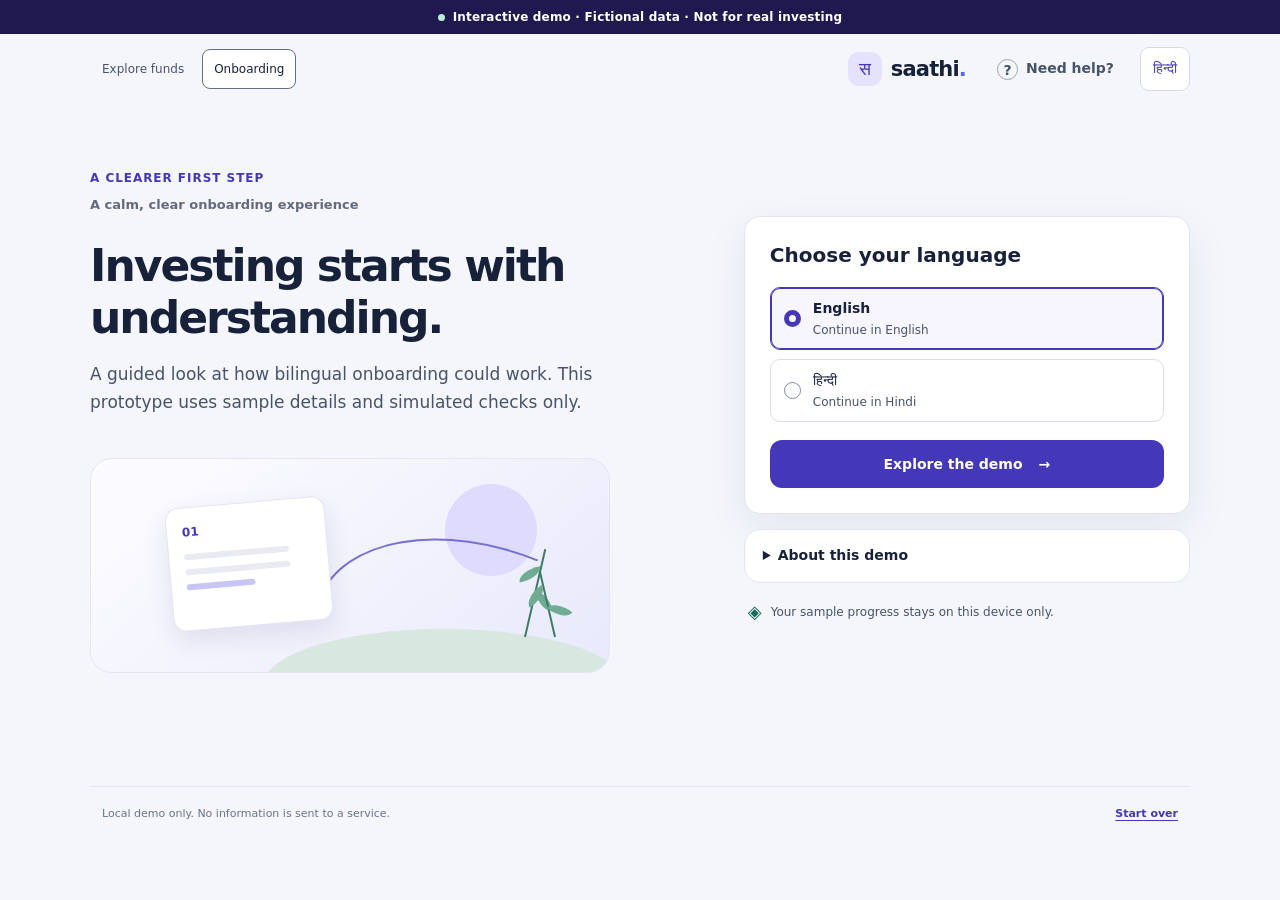
<file: index.html>
<!doctype html>
<html lang="en">
  <head>
    <meta charset="utf-8">
    <meta name="viewport" content="width=device-width, initial-scale=1, viewport-fit=cover">
    <meta name="theme-color" content="#f4f6fc">
    <meta name="description" content="A bilingual, fictional onboarding demo. Not for real investing.">
    <link rel="manifest" href="manifest.webmanifest">
    <link rel="stylesheet" href="styles.css">
    <title data-i18n="pageTitle">Saathi — bilingual onboarding demo</title>
  </head>
  <body>
    <div class="demo-banner"><span class="demo-dot" aria-hidden="true"></span><span data-i18n="demoBanner"></span></div>
    <header class="topbar">
      <nav class="app-nav" aria-label="Saathi"><button data-action="navigate" data-screen="explore" data-i18n="navExplore"></button><button data-action="navigate" data-screen="welcome" data-i18n="navOnboarding"></button></nav>
      <a class="brand" href="#welcome" aria-label="Saathi home" data-i18n-aria="brandHome"><span class="brand-mark" aria-hidden="true">स</span><span>saathi<span class="brand-period">.</span></span></a>
      <div class="top-actions">
        <button class="help-link" data-action="help"><span aria-hidden="true">?</span><span data-i18n="help"></span></button>
        <button class="lang-toggle" data-action="toggle-language" aria-label="Change language" data-i18n-aria="changeLanguage">हिंदी</button>
      </div>
    </header>
    <main id="app" tabindex="-1" aria-live="polite"></main>
    <footer class="site-footer"><span data-i18n="footerDemo"></span><button class="text-button" data-action="reset" data-i18n="startOver"></button></footer>
    <div id="toast" class="toast" role="status" aria-live="polite"></div>
    <script type="module" src="src/app.js"></script>
  </body>
</html>
</file>
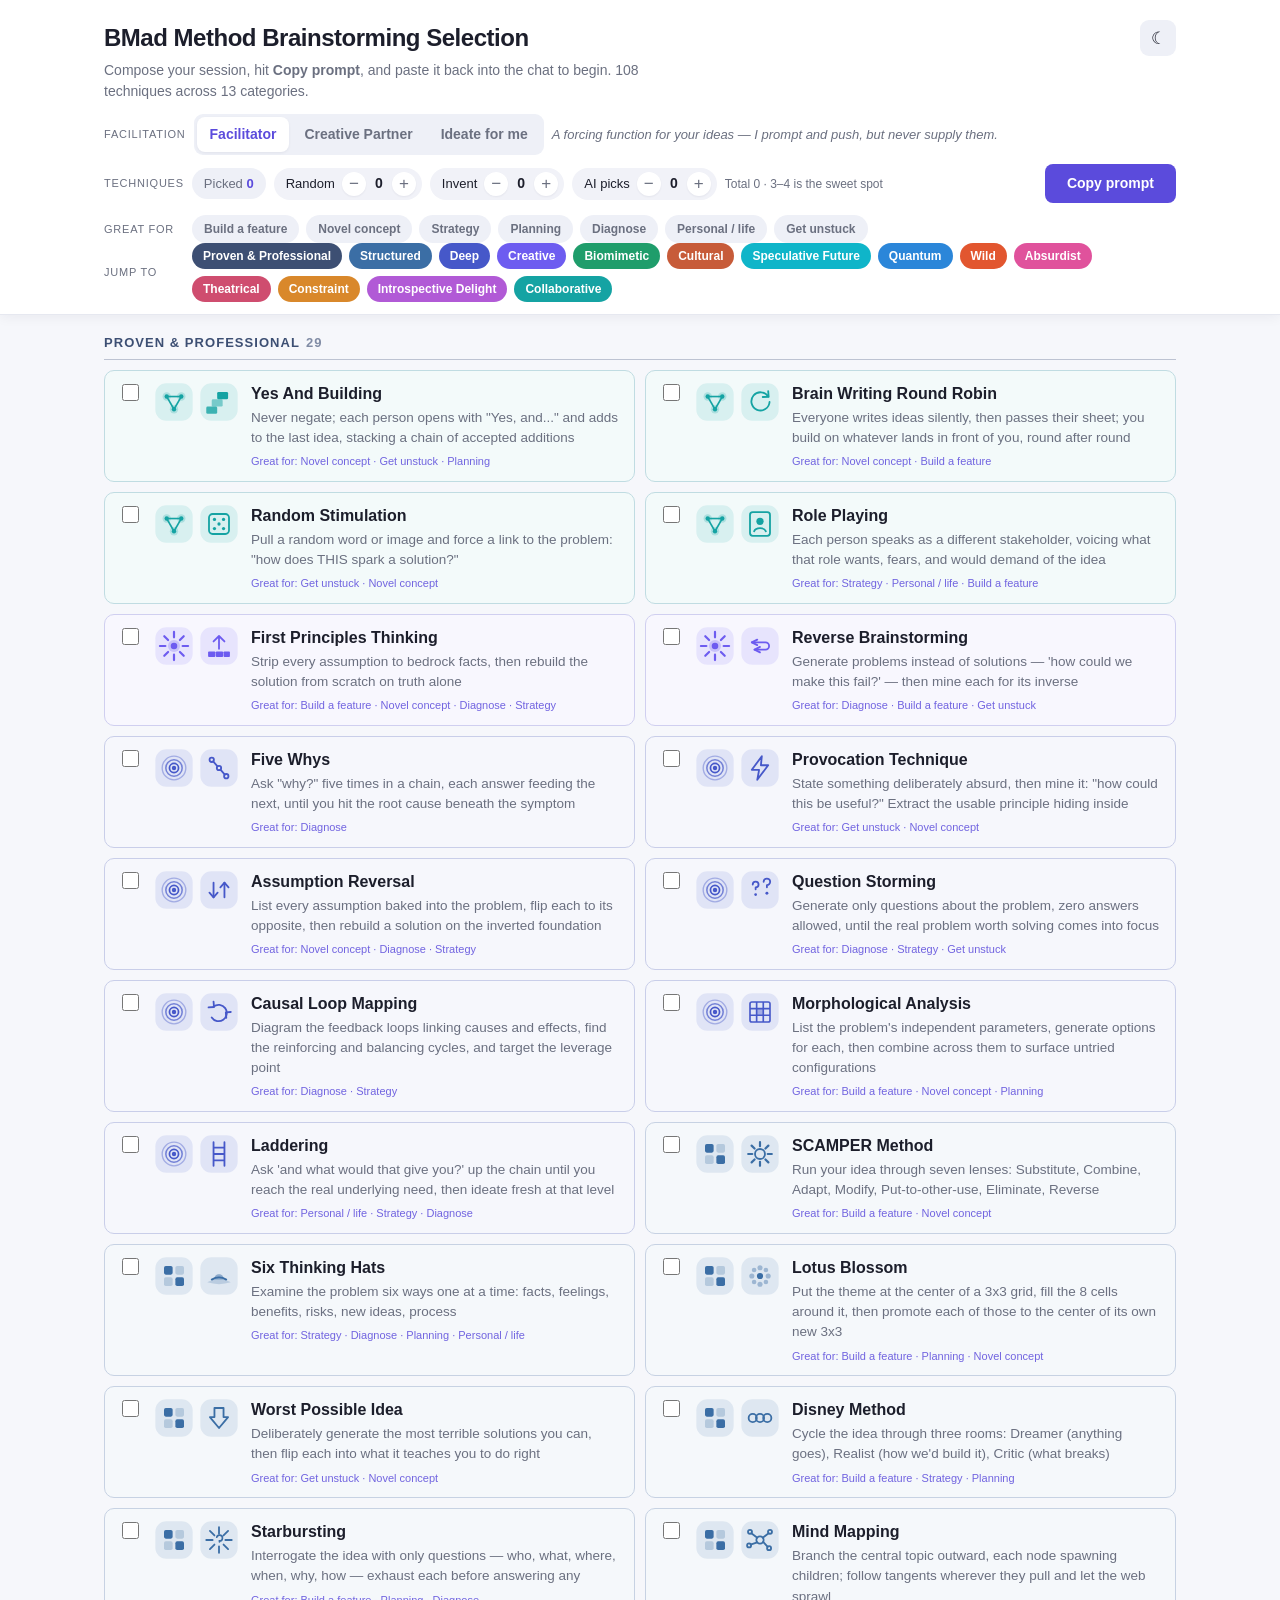
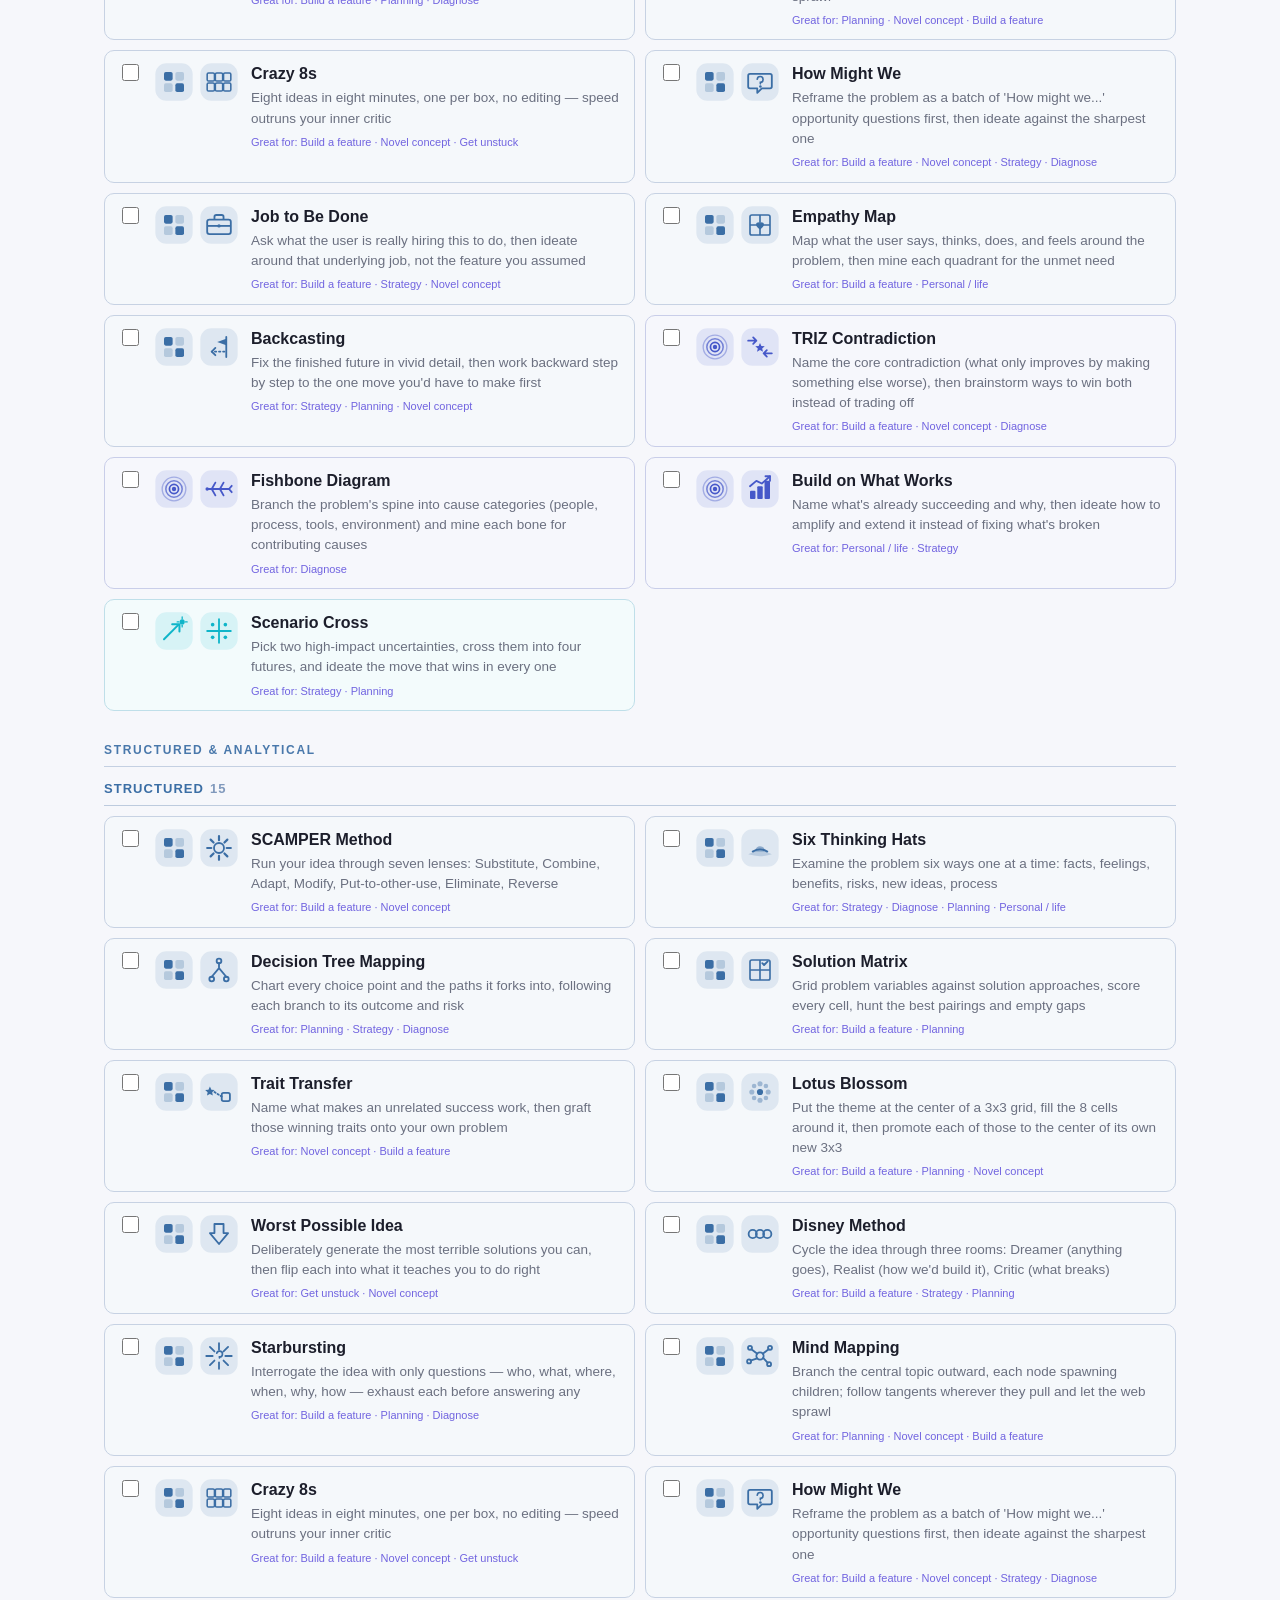
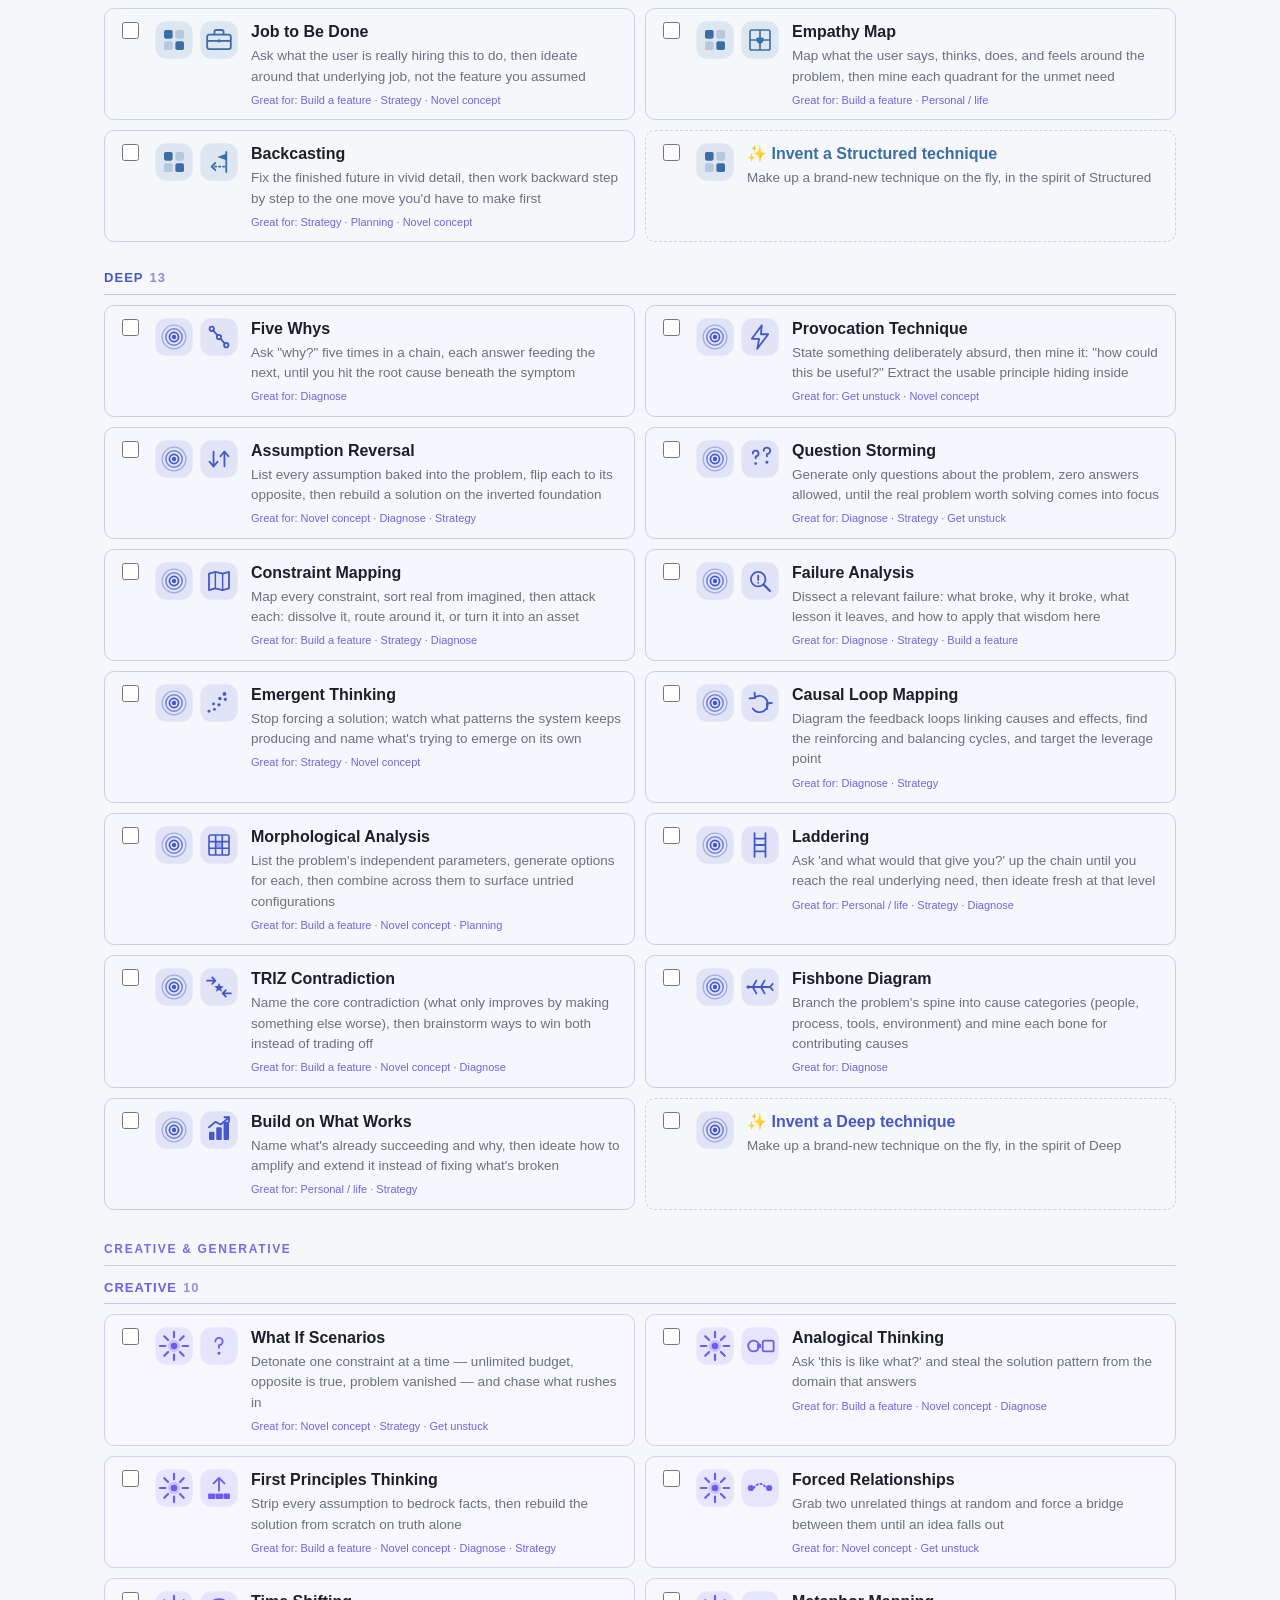
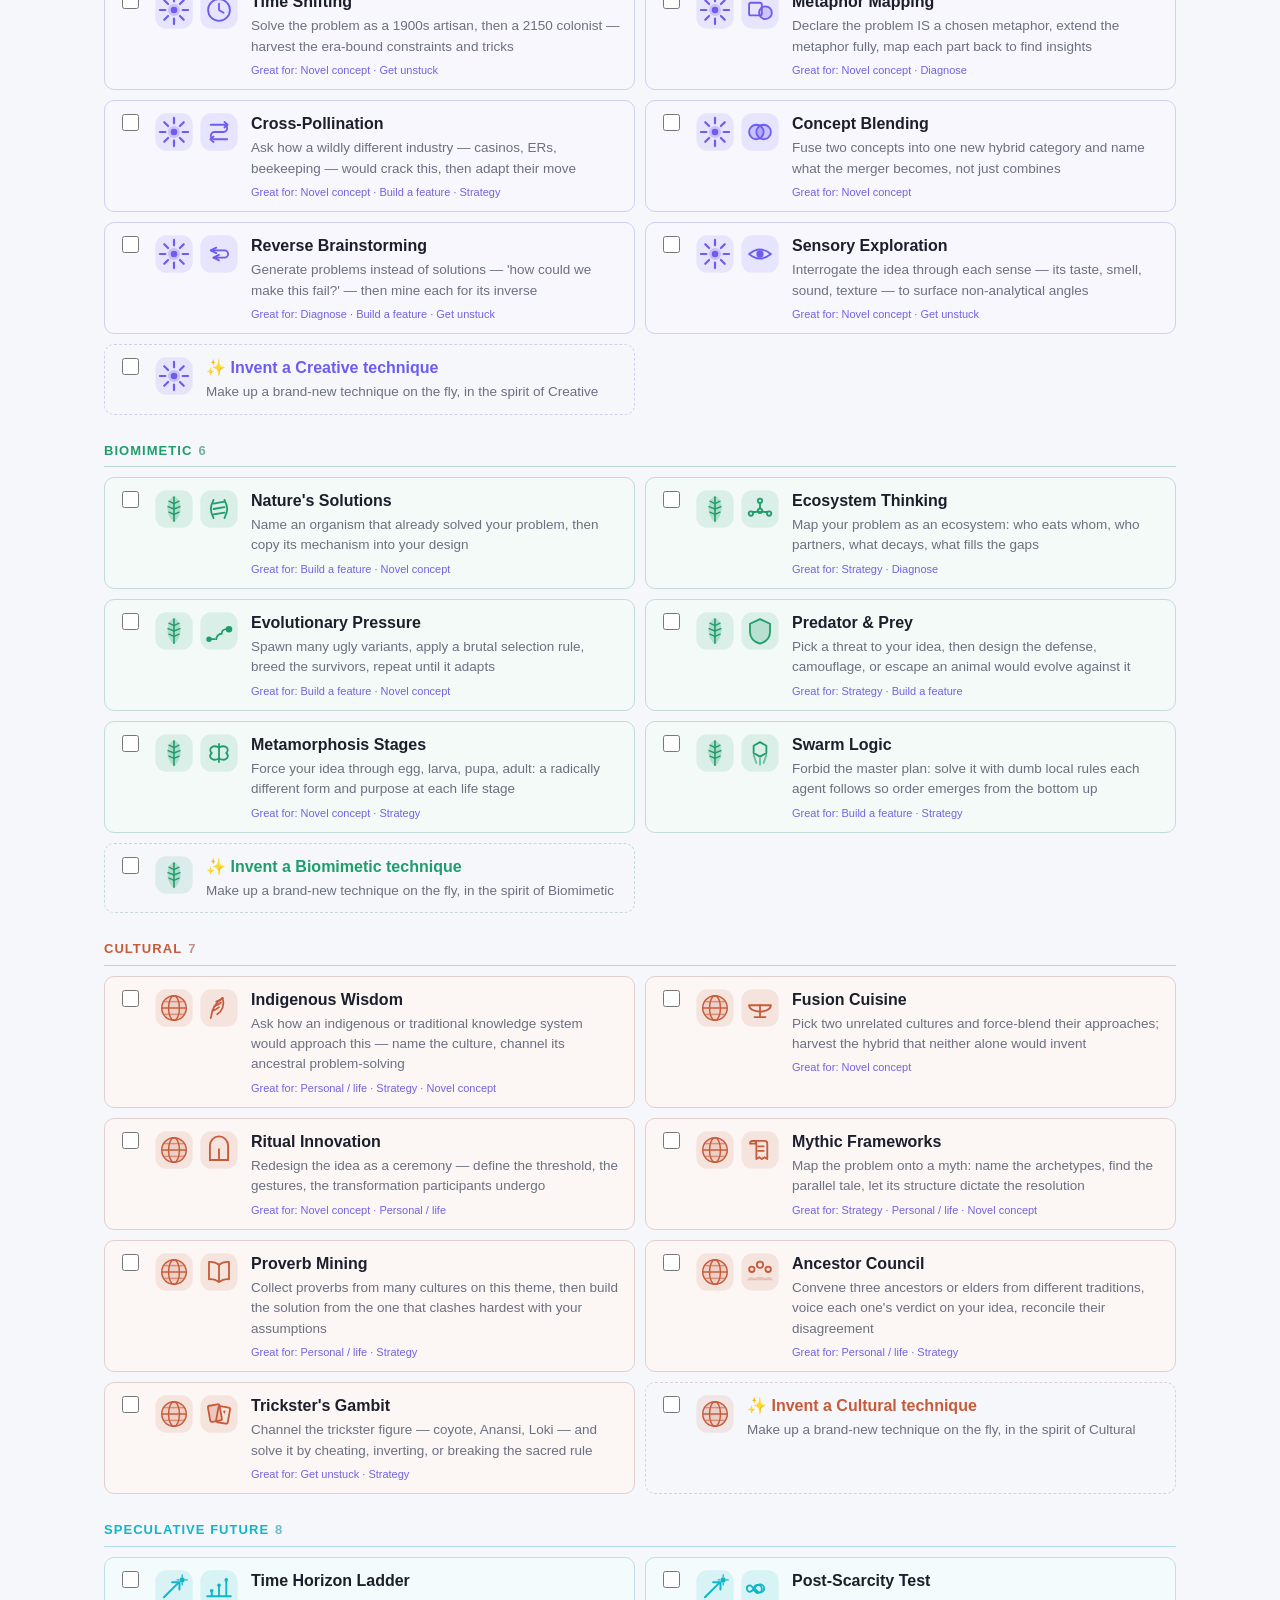
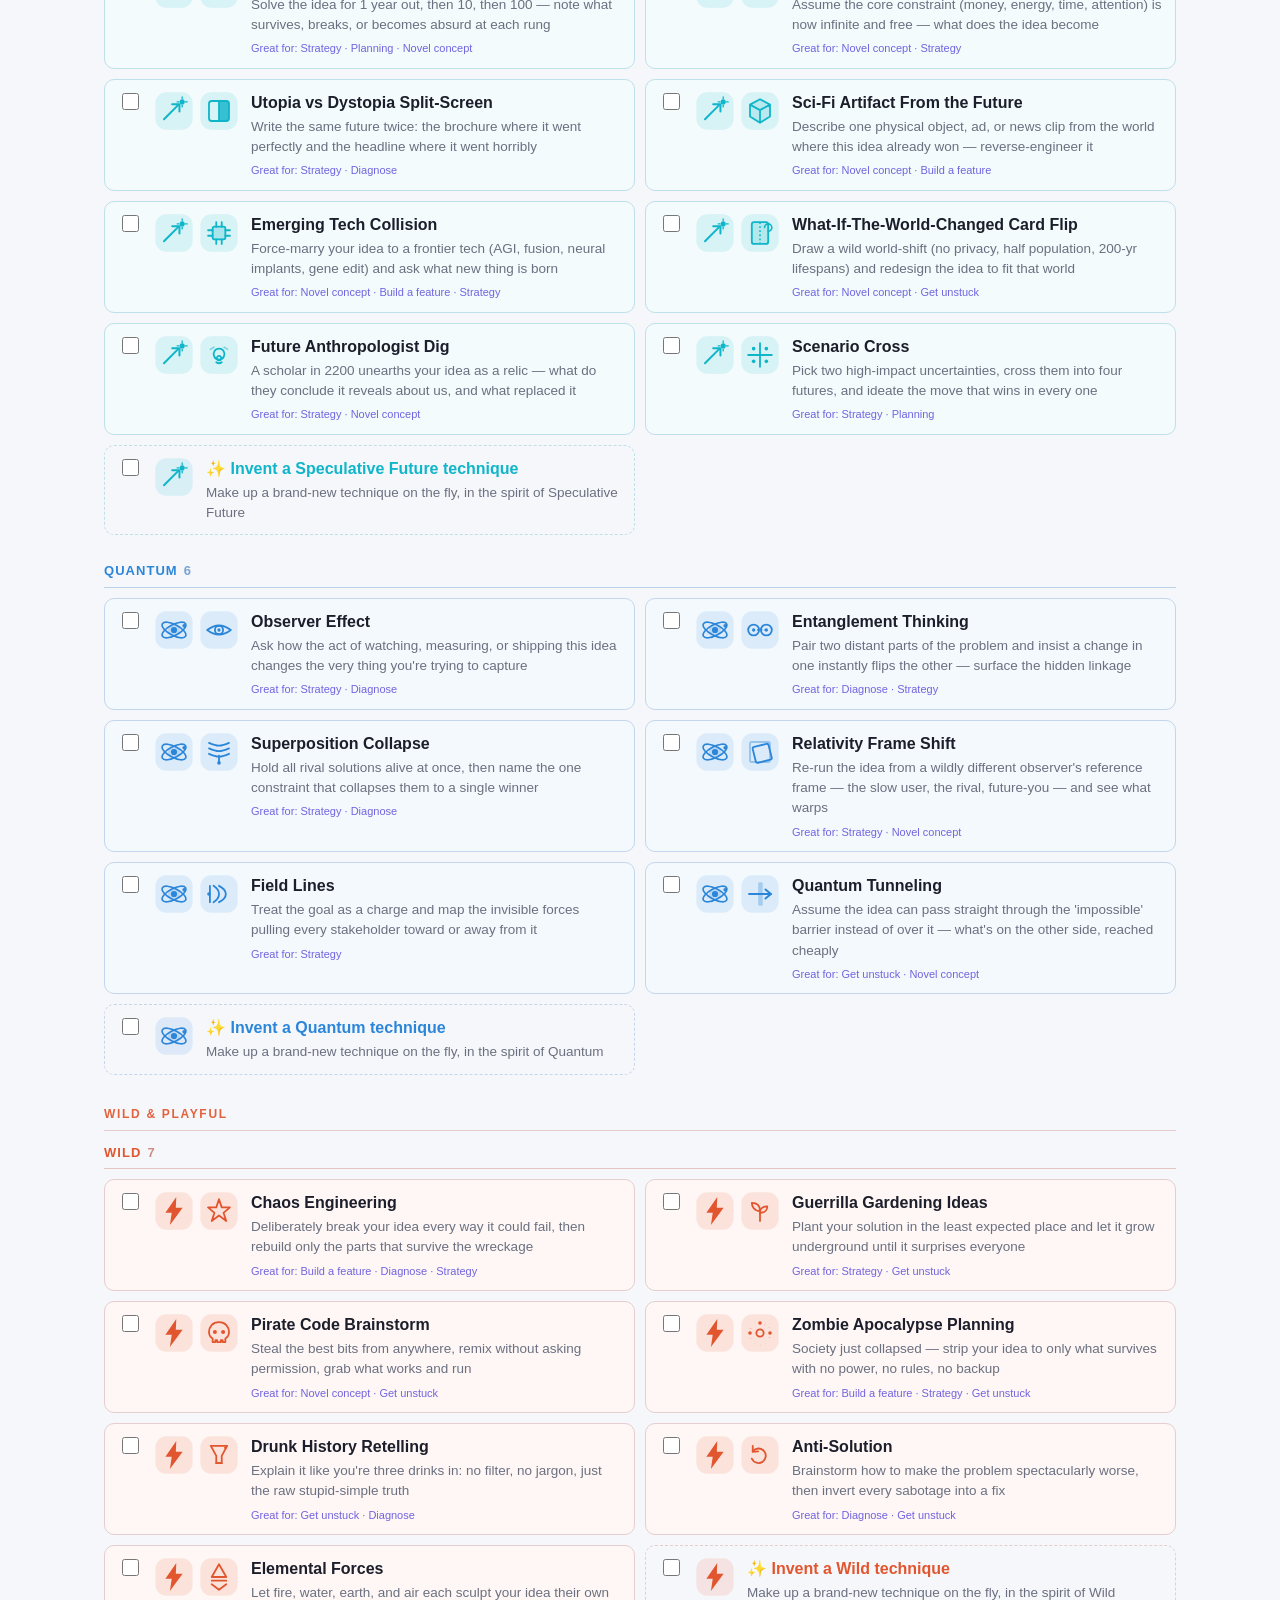
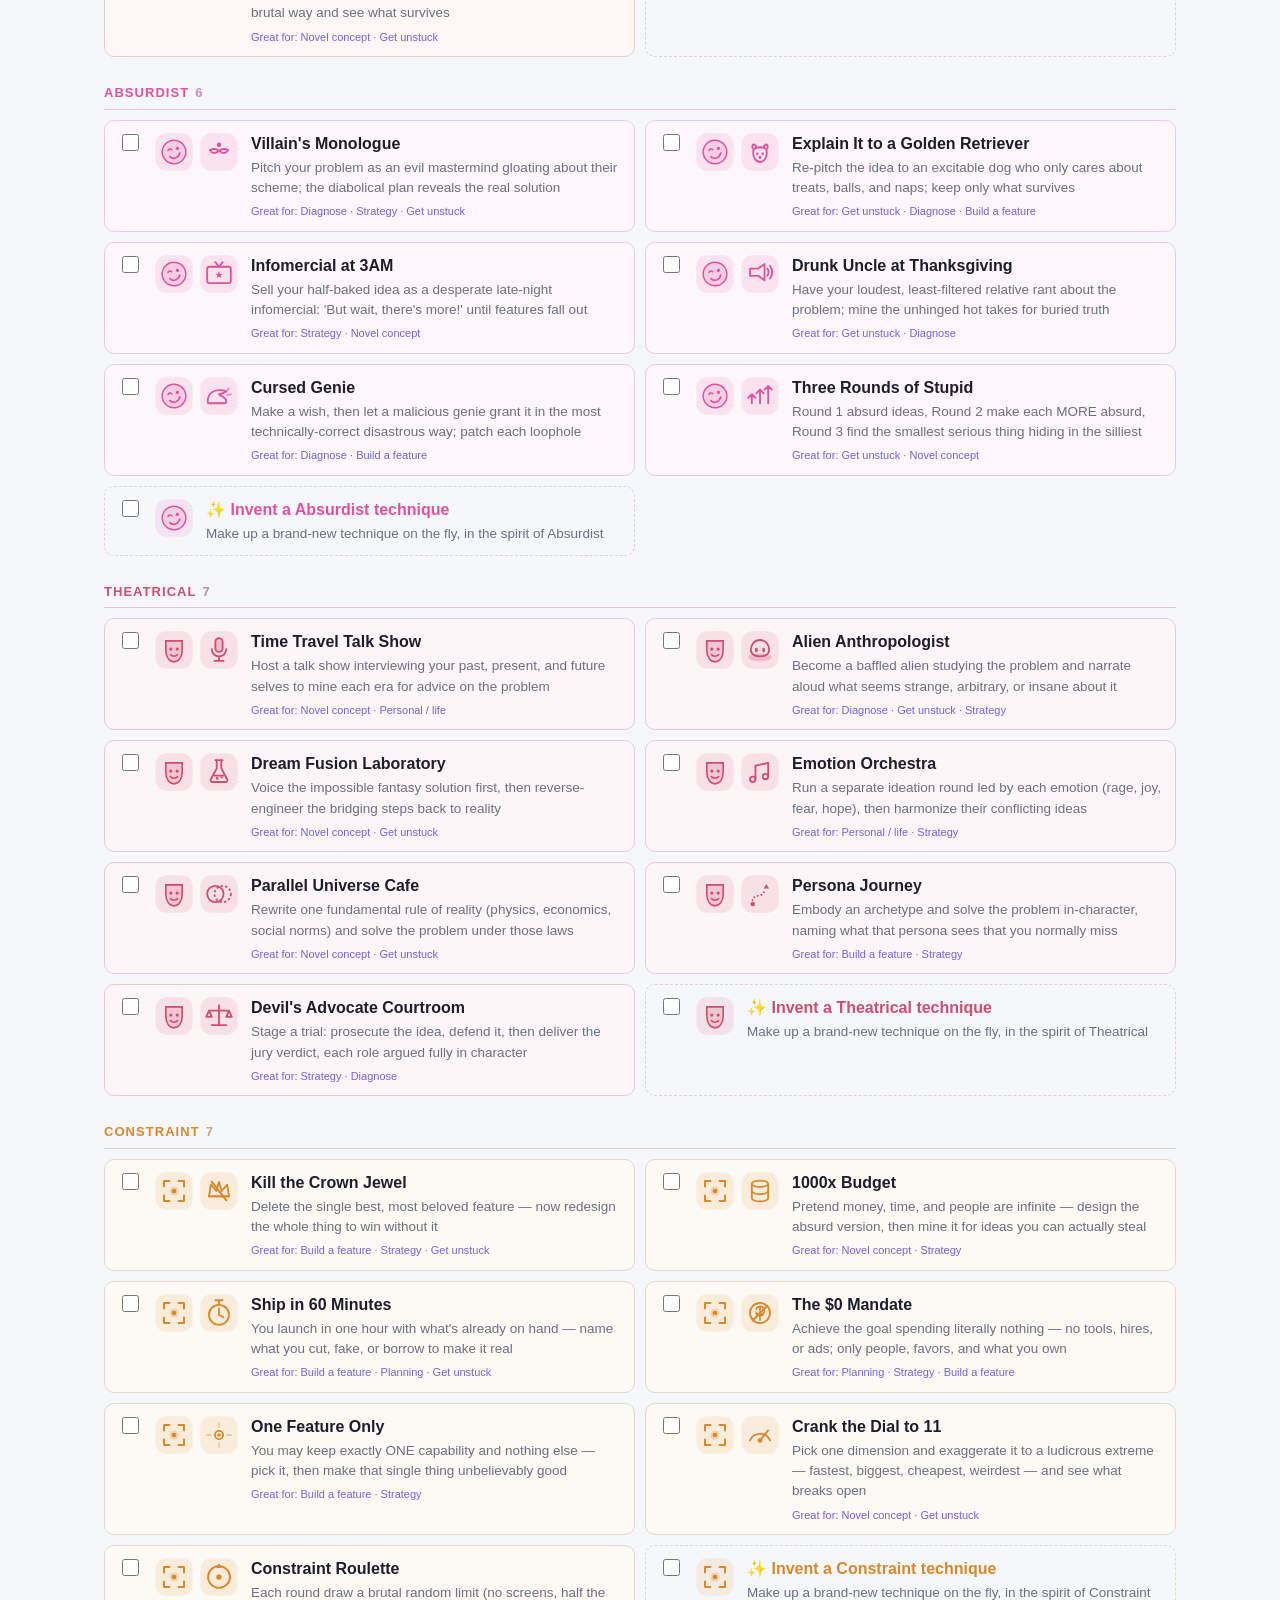
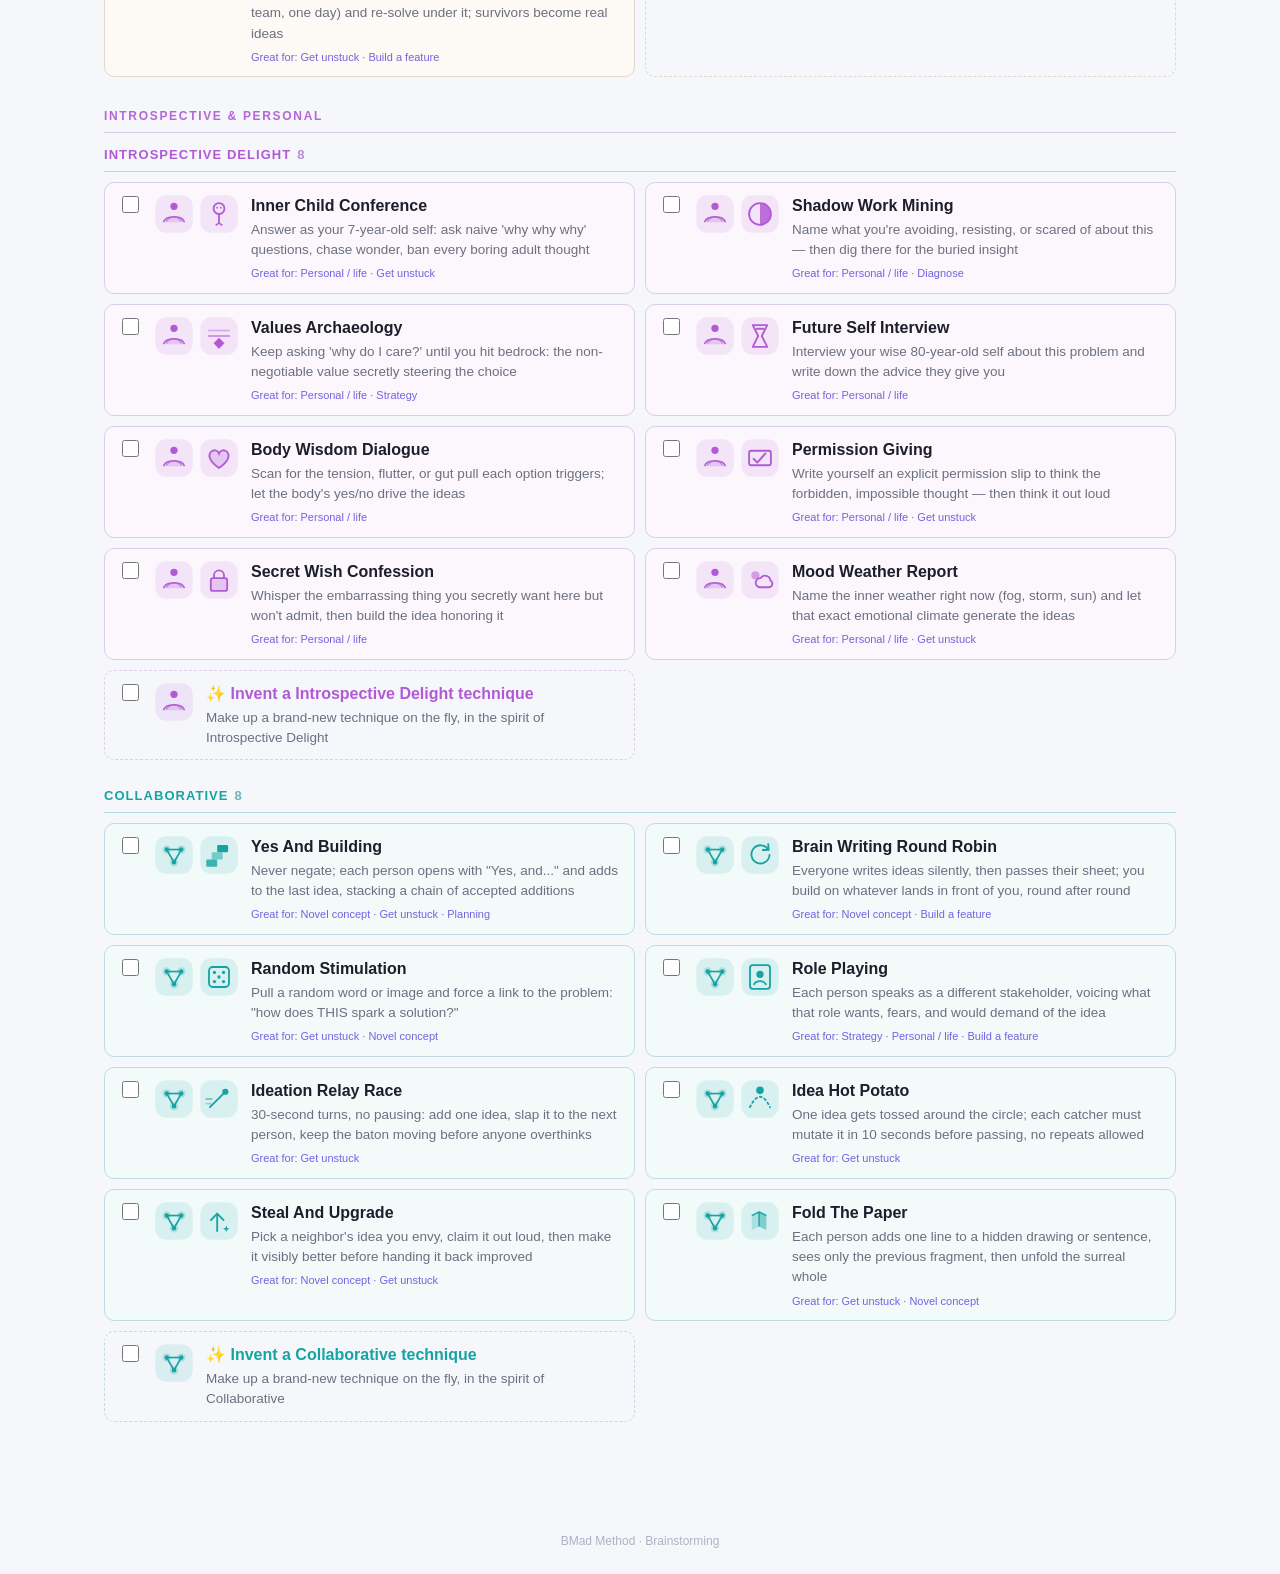
<file: .agent/skills/bmad-brainstorming/assets/brain-selector.html>
<!DOCTYPE html>
<html lang="en">
<head>
<meta charset="utf-8">
<meta name="viewport" content="width=device-width, initial-scale=1">
<title>BMad Method Brainstorming Selection</title>
<script>
/* set the theme before first paint so there's no light-mode flash */
(function(){ try {
  var t = localStorage.getItem('bmad-theme');
  if (!t) { t = (window.matchMedia && window.matchMedia('(prefers-color-scheme: dark)').matches) ? 'dark' : 'light'; }
  document.documentElement.setAttribute('data-theme', t);
} catch(e){} })();
</script>
<style>
  :root {
    --bg:#f6f7fb; --surface:#fff; --ink:#1c1e2b; --muted:#6b7080;
    --accent:#5b4bdc; --accent-ink:#5b4bdc; --warn:#c0561f;
    --line:#e6e8f0; --control:#eef0f7; --control2:#f1f2f8; --raised:#fff;
    --cnt:#b9bdce; --foot:#aeb2c4; --shadow:rgba(20,20,50,.06);
  }
  :root[data-theme="dark"] {
    --bg:#0f1117; --surface:#171a23; --ink:#e7e9f2; --muted:#9aa0b4;
    --accent:#6d5cf0; --accent-ink:#a99bff; --warn:#e08a4a;
    --line:#2a2f3e; --control:#222634; --control2:#1d212d; --raised:#2c3242;
    --cnt:#5a6076; --foot:#5a6076; --shadow:rgba(0,0,0,.45);
  }
  /* lift the category hue toward white on dark surfaces so deep hues stay legible */
  :root[data-theme="dark"] section > h2 { color:color-mix(in srgb, var(--c) 62%, #fff); }
  :root[data-theme="dark"] .tech .ico { color:color-mix(in srgb, var(--c) 68%, #fff); }
  :root[data-theme="dark"] label.tech:has(input:checked) { border-color:color-mix(in srgb, var(--c) 60%, #fff); }
  .titlerow { display:flex; align-items:flex-start; justify-content:space-between; gap:12px; }
  .themebtn { flex:none; width:36px; height:36px; border-radius:9px; background:var(--control); color:var(--ink); font-size:17px; line-height:1; display:inline-flex; align-items:center; justify-content:center; }
  .themebtn:hover { background:var(--raised); }
  * { box-sizing:border-box; }
  body { margin:0; font:16px/1.5 -apple-system,BlinkMacSystemFont,"Segoe UI",Roboto,Helvetica,Arial,sans-serif; background:var(--bg); color:var(--ink); }
  header { position:sticky; top:0; z-index:5; background:var(--surface); padding:20px 0 12px; border-bottom:1px solid var(--line); box-shadow:0 2px 12px var(--shadow); }
  .hwrap { max-width:1120px; margin:0 auto; padding:0 24px; }  /* align header content with the card column on wide screens */
  h1 { margin:0 0 4px; font-size:24px; letter-spacing:-.02em; }
  .sub { margin:0 0 12px; color:var(--muted); font-size:14px; max-width:74ch; }
  button { font:inherit; border:0; border-radius:8px; cursor:pointer; }
  .composer { display:flex; flex-direction:column; gap:9px; margin:6px 0 12px; }
  .grp { display:flex; gap:8px; align-items:center; flex-wrap:wrap; }
  .glabel { font-size:11px; text-transform:uppercase; letter-spacing:.07em; color:var(--muted); min-width:74px; }
  .modes { display:inline-flex; background:var(--control); border-radius:9px; padding:3px; gap:2px; }
  .mode { padding:7px 13px; font-size:14px; font-weight:600; color:var(--muted); background:transparent; }
  .mode.on { background:var(--raised); color:var(--accent-ink); box-shadow:0 1px 3px var(--shadow); }
  .modehint { flex:1 1 240px; min-width:0; font-size:13px; color:var(--muted); font-style:italic; }
  .pill { font-size:13px; color:var(--muted); background:var(--control); padding:6px 12px; border-radius:20px; }
  .pill b { color:var(--accent-ink); }
  .step { display:inline-flex; align-items:center; gap:7px; font-size:13px; color:var(--ink); background:var(--control2); padding:4px 6px 4px 12px; border-radius:20px; }
  .step b { min-width:12px; text-align:center; font-size:14px; color:var(--ink); }
  .step button { width:24px; height:24px; border-radius:50%; background:var(--raised); color:var(--muted); font-size:17px; line-height:22px; text-align:center; box-shadow:0 1px 2px var(--shadow); }
  .step button:hover { color:var(--accent-ink); }
  .total { font-size:12px; color:var(--muted); }
  .total.warn { color:var(--warn); font-weight:600; }
  .bar { display:flex; gap:10px 14px; align-items:center; flex-wrap:wrap; }
  #copy { margin-left:auto; padding:9px 22px; background:var(--accent); color:#fff; font-size:14px; font-weight:700; }
  #copy:hover { filter:brightness(1.07); }
  .chips { flex:1 1 320px; min-width:0; display:flex; gap:7px; flex-wrap:wrap; align-items:center; }
  .chip { font-size:12px; padding:4px 11px; border-radius:16px; border:0; color:#fff; background:var(--cc); font-weight:600; cursor:pointer; }
  .chip:hover { filter:brightness(1.08); }
  .banner { max-height:0; overflow:hidden; transition:max-height .25s ease, padding .22s ease, margin .22s ease; background:linear-gradient(90deg,var(--accent),#8275f2); color:#fff; border-radius:10px; font-weight:700; text-align:center; padding:0 14px; }
  .banner.show { max-height:64px; padding:13px 14px; margin-top:10px; }
  .banner.fail { background:linear-gradient(90deg,var(--warn),#e0894a); }
  main { padding:18px 24px 60px; max-width:1120px; margin:0 auto; }
  section { margin:0 0 26px; }
  section > h2 { font-size:13px; text-transform:uppercase; letter-spacing:.08em; color:var(--c); margin:0 0 10px; border-bottom:1px solid color-mix(in srgb, var(--c) 24%, var(--line)); padding-bottom:6px; }
  section > h2 .cnt { color:color-mix(in srgb, var(--c) 45%, var(--cnt)); margin-left:6px; }
  .grid { display:grid; grid-template-columns:repeat(auto-fill,minmax(360px,1fr)); gap:10px; }
  label.tech { display:flex; gap:12px; align-items:flex-start; background:color-mix(in srgb, var(--c) 5%, var(--surface)); border:1px solid color-mix(in srgb, var(--c) 18%, var(--line)); border-radius:10px; padding:11px 13px; cursor:pointer; transition:border-color .12s, box-shadow .12s, background .12s; }
  label.tech:hover { border-color:color-mix(in srgb, var(--c) 45%, var(--surface)); }
  label.tech input { margin-top:2px; width:17px; height:17px; accent-color:var(--c); flex:none; }
  label.tech:has(input:checked) { border-color:var(--c); background:color-mix(in srgb, var(--c) 12%, var(--surface)); box-shadow:0 0 0 2px color-mix(in srgb, var(--c) 30%, transparent); }
  .tech .ic2 { display:flex; gap:5px; flex:none; }
  .tech .ico { width:40px; height:40px; flex:none; color:var(--c); }
  .tech .n { font-weight:600; display:block; }
  .tech .d { color:var(--muted); font-size:13.5px; display:block; margin-top:2px; }
  .tech .gf { color:var(--accent-ink); font-size:11px; display:block; margin-top:5px; opacity:.85; }
  .grouphdr { margin:30px 0 12px; font-size:12px; text-transform:uppercase; letter-spacing:.14em; font-weight:700; color:var(--c); opacity:.92; border-bottom:1px solid color-mix(in srgb, var(--c) 22%, var(--line)); padding-bottom:7px; }
  main > .grouphdr:first-child { margin-top:2px; }
  :root[data-theme="dark"] .grouphdr { color:color-mix(in srgb, var(--c) 62%, #fff); }
  .goals { display:flex; gap:7px; flex-wrap:wrap; }
  .goal { font-size:12px; padding:5px 12px; border-radius:16px; background:var(--control); color:var(--muted); font-weight:600; }
  .goal:hover { color:var(--ink); }
  .goal.on { background:var(--accent); color:#fff; }
  label.tech.invent { border-style:dashed; background:transparent; }
  label.tech.invent:hover { border-color:var(--c); }
  label.tech.invent .n { color:var(--c); }
  label.tech.hidden { display:none; }
  footer { text-align:center; color:var(--foot); font-size:12px; padding:24px; }
</style>
</head>
<body>
<header>
  <div class="hwrap">
  <div class="titlerow">
    <h1>BMad Method Brainstorming Selection</h1>
    <button id="theme" class="themebtn" type="button" aria-label="Toggle dark mode" title="Toggle dark mode"></button>
  </div>
  <p class="sub">Compose your session, hit <strong>Copy prompt</strong>, and paste it back into the chat to begin. 108 techniques across 13 categories.</p>

  <div class="composer">
    <div class="grp">
      <span class="glabel">Facilitation</span>
      <div class="modes" id="modes">
        <button type="button" class="mode on" data-mode="Facilitator">Facilitator</button>
        <button type="button" class="mode" data-mode="Creative Partner">Creative Partner</button>
        <button type="button" class="mode" data-mode="Ideate for me">Ideate for me</button>
      </div>
      <span class="modehint" id="modehint"></span>
    </div>
    <div class="grp">
      <span class="glabel">Techniques</span>
      <span class="pill">Picked <b id="pickN">0</b></span>
      <span class="step">Random <button type="button" data-step="rand" data-d="-1">&minus;</button><b id="randN">0</b><button type="button" data-step="rand" data-d="1">+</button></span>
      <span class="step">Invent <button type="button" data-step="inv" data-d="-1">&minus;</button><b id="invN">0</b><button type="button" data-step="inv" data-d="1">+</button></span>
      <span class="step">AI picks <button type="button" data-step="ai" data-d="-1">&minus;</button><b id="aiN">0</b><button type="button" data-step="ai" data-d="1">+</button></span>
      <span class="total" id="total">Total 0 &middot; 3&ndash;4 is the sweet spot</span>
      <button id="copy" type="button">Copy prompt</button>
    </div>
  </div>

  <div class="bar"><span class="glabel">Great for</span><div class="goals" id="goals"><button type="button" class="goal" data-goal="feature">Build a feature</button><button type="button" class="goal" data-goal="novel">Novel concept</button><button type="button" class="goal" data-goal="strategy">Strategy</button><button type="button" class="goal" data-goal="planning">Planning</button><button type="button" class="goal" data-goal="diagnosis">Diagnose</button><button type="button" class="goal" data-goal="personal">Personal / life</button><button type="button" class="goal" data-goal="unstuck">Get unstuck</button></div></div>
  <div class="bar">
    <span class="glabel">Jump to</span>
    <div class="chips" id="chips"><button type="button" class="chip" data-cat="Proven &amp; Professional" style="--cc:#3d4f73">Proven &amp; Professional</button><button type="button" class="chip" data-cat="Structured" style="--cc:#3b6ea5">Structured</button><button type="button" class="chip" data-cat="Deep" style="--cc:#4658c9">Deep</button><button type="button" class="chip" data-cat="Creative" style="--cc:#6d5cf0">Creative</button><button type="button" class="chip" data-cat="Biomimetic" style="--cc:#1f9d6b">Biomimetic</button><button type="button" class="chip" data-cat="Cultural" style="--cc:#c75b39">Cultural</button><button type="button" class="chip" data-cat="Speculative Future" style="--cc:#0fb5c9">Speculative Future</button><button type="button" class="chip" data-cat="Quantum" style="--cc:#2b86d9">Quantum</button><button type="button" class="chip" data-cat="Wild" style="--cc:#e2562f">Wild</button><button type="button" class="chip" data-cat="Absurdist" style="--cc:#e0529c">Absurdist</button><button type="button" class="chip" data-cat="Theatrical" style="--cc:#cf4d6f">Theatrical</button><button type="button" class="chip" data-cat="Constraint" style="--cc:#d9882b">Constraint</button><button type="button" class="chip" data-cat="Introspective Delight" style="--cc:#b15ad6">Introspective Delight</button><button type="button" class="chip" data-cat="Collaborative" style="--cc:#15a3a3">Collaborative</button></div>
  </div>

  <div class="banner" id="banner">&#10003; Copied! Now paste it into the chat to start your session.</div>
  </div>
</header>
<main>
<section data-cat="Proven &amp; Professional" style="--c:#3d4f73"><h2>Proven &amp; Professional<span class="cnt">29</span></h2><div class="grid"><label class="tech" style="--c:#15a3a3"><input type="checkbox" data-name="Yes And Building" data-cat="Collaborative" data-desc="Never negate; each person opens with &quot;Yes, and...&quot; and adds to the last idea, stacking a chain of accepted additions" data-good="novel|unstuck|planning" data-prov="classic" data-lead="1"><span class="ic2"><svg class="ico" viewBox="0 0 44 44" xmlns="http://www.w3.org/2000/svg"><rect x="1.5" y="1.5" width="41" height="41" rx="12" fill="currentColor" fill-opacity="0.12"/><g stroke="currentColor" stroke-width="1.8"><line x1="14" y1="16" x2="30" y2="16"/><line x1="14" y1="16" x2="22" y2="30"/><line x1="30" y1="16" x2="22" y2="30"/></g><g fill="currentColor" fill-opacity="0.22"><circle cx="14" cy="16" r="4.6"/><circle cx="30" cy="16" r="4.6"/><circle cx="22" cy="30" r="4.6"/></g><g fill="currentColor"><circle cx="14" cy="16" r="2.4"/><circle cx="30" cy="16" r="2.4"/><circle cx="22" cy="30" r="2.4"/></g></svg><svg class="ico" viewBox="0 0 44 44" xmlns="http://www.w3.org/2000/svg"><rect x="1.5" y="1.5" width="41" height="41" rx="12" fill="currentColor" fill-opacity="0.12"/><g fill="currentColor"><rect x="8" y="27" width="12" height="8" rx="1.5" fill-opacity=".8"/><rect x="14" y="19" width="12" height="8" rx="1.5" fill-opacity=".5"/><rect x="20" y="11" width="12" height="8" rx="1.5"/></g></svg></span><span><span class="n">Yes And Building</span><span class="d">Never negate; each person opens with &quot;Yes, and...&quot; and adds to the last idea, stacking a chain of accepted additions</span><span class="gf">Great for: Novel concept · Get unstuck · Planning</span></span></label><label class="tech" style="--c:#15a3a3"><input type="checkbox" data-name="Brain Writing Round Robin" data-cat="Collaborative" data-desc="Everyone writes ideas silently, then passes their sheet; you build on whatever lands in front of you, round after round" data-good="novel|feature" data-prov="classic" data-lead="1"><span class="ic2"><svg class="ico" viewBox="0 0 44 44" xmlns="http://www.w3.org/2000/svg"><rect x="1.5" y="1.5" width="41" height="41" rx="12" fill="currentColor" fill-opacity="0.12"/><g stroke="currentColor" stroke-width="1.8"><line x1="14" y1="16" x2="30" y2="16"/><line x1="14" y1="16" x2="22" y2="30"/><line x1="30" y1="16" x2="22" y2="30"/></g><g fill="currentColor" fill-opacity="0.22"><circle cx="14" cy="16" r="4.6"/><circle cx="30" cy="16" r="4.6"/><circle cx="22" cy="30" r="4.6"/></g><g fill="currentColor"><circle cx="14" cy="16" r="2.4"/><circle cx="30" cy="16" r="2.4"/><circle cx="22" cy="30" r="2.4"/></g></svg><svg class="ico" viewBox="0 0 44 44" xmlns="http://www.w3.org/2000/svg"><rect x="1.5" y="1.5" width="41" height="41" rx="12" fill="currentColor" fill-opacity="0.12"/><g fill="none" stroke="currentColor" stroke-width="2" stroke-linecap="round" stroke-linejoin="round"><path d="M31 16 A10 10 0 1 0 32.5 22"/><path d="M31 10 L31.5 16.3 L25 16.5"/></g></svg></span><span><span class="n">Brain Writing Round Robin</span><span class="d">Everyone writes ideas silently, then passes their sheet; you build on whatever lands in front of you, round after round</span><span class="gf">Great for: Novel concept · Build a feature</span></span></label><label class="tech" style="--c:#15a3a3"><input type="checkbox" data-name="Random Stimulation" data-cat="Collaborative" data-desc="Pull a random word or image and force a link to the problem: &quot;how does THIS spark a solution?&quot;" data-good="unstuck|novel" data-prov="classic" data-lead="1"><span class="ic2"><svg class="ico" viewBox="0 0 44 44" xmlns="http://www.w3.org/2000/svg"><rect x="1.5" y="1.5" width="41" height="41" rx="12" fill="currentColor" fill-opacity="0.12"/><g stroke="currentColor" stroke-width="1.8"><line x1="14" y1="16" x2="30" y2="16"/><line x1="14" y1="16" x2="22" y2="30"/><line x1="30" y1="16" x2="22" y2="30"/></g><g fill="currentColor" fill-opacity="0.22"><circle cx="14" cy="16" r="4.6"/><circle cx="30" cy="16" r="4.6"/><circle cx="22" cy="30" r="4.6"/></g><g fill="currentColor"><circle cx="14" cy="16" r="2.4"/><circle cx="30" cy="16" r="2.4"/><circle cx="22" cy="30" r="2.4"/></g></svg><svg class="ico" viewBox="0 0 44 44" xmlns="http://www.w3.org/2000/svg"><rect x="1.5" y="1.5" width="41" height="41" rx="12" fill="currentColor" fill-opacity="0.12"/><rect x="11" y="11" width="22" height="22" rx="4" fill="none" stroke="currentColor" stroke-width="2"/><g fill="currentColor"><circle cx="17" cy="17" r="1.8"/><circle cx="27" cy="17" r="1.8"/><circle cx="22" cy="22" r="1.8"/><circle cx="17" cy="27" r="1.8"/><circle cx="27" cy="27" r="1.8"/></g></svg></span><span><span class="n">Random Stimulation</span><span class="d">Pull a random word or image and force a link to the problem: &quot;how does THIS spark a solution?&quot;</span><span class="gf">Great for: Get unstuck · Novel concept</span></span></label><label class="tech" style="--c:#15a3a3"><input type="checkbox" data-name="Role Playing" data-cat="Collaborative" data-desc="Each person speaks as a different stakeholder, voicing what that role wants, fears, and would demand of the idea" data-good="strategy|personal|feature" data-prov="classic" data-lead="1"><span class="ic2"><svg class="ico" viewBox="0 0 44 44" xmlns="http://www.w3.org/2000/svg"><rect x="1.5" y="1.5" width="41" height="41" rx="12" fill="currentColor" fill-opacity="0.12"/><g stroke="currentColor" stroke-width="1.8"><line x1="14" y1="16" x2="30" y2="16"/><line x1="14" y1="16" x2="22" y2="30"/><line x1="30" y1="16" x2="22" y2="30"/></g><g fill="currentColor" fill-opacity="0.22"><circle cx="14" cy="16" r="4.6"/><circle cx="30" cy="16" r="4.6"/><circle cx="22" cy="30" r="4.6"/></g><g fill="currentColor"><circle cx="14" cy="16" r="2.4"/><circle cx="30" cy="16" r="2.4"/><circle cx="22" cy="30" r="2.4"/></g></svg><svg class="ico" viewBox="0 0 44 44" xmlns="http://www.w3.org/2000/svg"><rect x="1.5" y="1.5" width="41" height="41" rx="12" fill="currentColor" fill-opacity="0.12"/><rect x="11" y="9" width="22" height="26" rx="3" fill="none" stroke="currentColor" stroke-width="2"/><circle cx="22" cy="19" r="4" fill="currentColor"/><path d="M15.5 30 c2 -4.5 11 -4.5 13 0" fill="none" stroke="currentColor" stroke-width="2" stroke-linecap="round"/></svg></span><span><span class="n">Role Playing</span><span class="d">Each person speaks as a different stakeholder, voicing what that role wants, fears, and would demand of the idea</span><span class="gf">Great for: Strategy · Personal / life · Build a feature</span></span></label><label class="tech" style="--c:#6d5cf0"><input type="checkbox" data-name="First Principles Thinking" data-cat="Creative" data-desc="Strip every assumption to bedrock facts, then rebuild the solution from scratch on truth alone" data-good="feature|novel|diagnosis|strategy" data-prov="classic" data-lead="1"><span class="ic2"><svg class="ico" viewBox="0 0 44 44" xmlns="http://www.w3.org/2000/svg"><rect x="1.5" y="1.5" width="41" height="41" rx="12" fill="currentColor" fill-opacity="0.12"/><g stroke="currentColor" stroke-width="2.4" stroke-linecap="round"><line x1="22" y1="6.5" x2="22" y2="12.5"/><line x1="22" y1="31.5" x2="22" y2="37.5"/><line x1="6.5" y1="22" x2="12.5" y2="22"/><line x1="31.5" y1="22" x2="37.5" y2="22"/><line x1="11.3" y1="11.3" x2="15.5" y2="15.5"/><line x1="28.5" y1="28.5" x2="32.7" y2="32.7"/><line x1="32.7" y1="11.3" x2="28.5" y2="15.5"/><line x1="15.5" y1="28.5" x2="11.3" y2="32.7"/></g><circle cx="22" cy="22" r="6.6" fill="currentColor" fill-opacity="0.25"/><circle cx="22" cy="22" r="3.6" fill="currentColor"/></svg><svg class="ico" viewBox="0 0 44 44" xmlns="http://www.w3.org/2000/svg"><rect x="1.5" y="1.5" width="41" height="41" rx="12" fill="currentColor" fill-opacity="0.12"/><g fill="currentColor"><rect x="10" y="28" width="8" height="6" rx="1"/><rect x="18.5" y="28" width="8" height="6" rx="1"/><rect x="27" y="28" width="7" height="6" rx="1"/></g><path d="M22 25 L22 11 M16 17 L22 11 L28 17" fill="none" stroke="currentColor" stroke-width="2" stroke-linecap="round" stroke-linejoin="round"/></svg></span><span><span class="n">First Principles Thinking</span><span class="d">Strip every assumption to bedrock facts, then rebuild the solution from scratch on truth alone</span><span class="gf">Great for: Build a feature · Novel concept · Diagnose · Strategy</span></span></label><label class="tech" style="--c:#6d5cf0"><input type="checkbox" data-name="Reverse Brainstorming" data-cat="Creative" data-desc="Generate problems instead of solutions — &#x27;how could we make this fail?&#x27; — then mine each for its inverse" data-good="diagnosis|feature|unstuck" data-prov="classic" data-lead="1"><span class="ic2"><svg class="ico" viewBox="0 0 44 44" xmlns="http://www.w3.org/2000/svg"><rect x="1.5" y="1.5" width="41" height="41" rx="12" fill="currentColor" fill-opacity="0.12"/><g stroke="currentColor" stroke-width="2.4" stroke-linecap="round"><line x1="22" y1="6.5" x2="22" y2="12.5"/><line x1="22" y1="31.5" x2="22" y2="37.5"/><line x1="6.5" y1="22" x2="12.5" y2="22"/><line x1="31.5" y1="22" x2="37.5" y2="22"/><line x1="11.3" y1="11.3" x2="15.5" y2="15.5"/><line x1="28.5" y1="28.5" x2="32.7" y2="32.7"/><line x1="32.7" y1="11.3" x2="28.5" y2="15.5"/><line x1="15.5" y1="28.5" x2="11.3" y2="32.7"/></g><circle cx="22" cy="22" r="6.6" fill="currentColor" fill-opacity="0.25"/><circle cx="22" cy="22" r="3.6" fill="currentColor"/></svg><svg class="ico" viewBox="0 0 44 44" xmlns="http://www.w3.org/2000/svg"><rect x="1.5" y="1.5" width="41" height="41" rx="12" fill="currentColor" fill-opacity="0.12"/><g fill="none" stroke="currentColor" stroke-width="2" stroke-linecap="round" stroke-linejoin="round"><path d="M13 18 H28 a4 4 0 0 1 0 8 H16"/><path d="M19 15 L13 18 L19 21 M22 23 L16 26 L22 29"/></g></svg></span><span><span class="n">Reverse Brainstorming</span><span class="d">Generate problems instead of solutions — &#x27;how could we make this fail?&#x27; — then mine each for its inverse</span><span class="gf">Great for: Diagnose · Build a feature · Get unstuck</span></span></label><label class="tech" style="--c:#4658c9"><input type="checkbox" data-name="Five Whys" data-cat="Deep" data-desc="Ask &quot;why?&quot; five times in a chain, each answer feeding the next, until you hit the root cause beneath the symptom" data-good="diagnosis" data-prov="classic" data-lead="1"><span class="ic2"><svg class="ico" viewBox="0 0 44 44" xmlns="http://www.w3.org/2000/svg"><rect x="1.5" y="1.5" width="41" height="41" rx="12" fill="currentColor" fill-opacity="0.12"/><g fill="none" stroke="currentColor"><circle cx="22" cy="22" r="13" stroke-width="1.5" stroke-opacity="0.4"/><circle cx="22" cy="22" r="9" stroke-width="1.7" stroke-opacity="0.7"/><circle cx="22" cy="22" r="5" stroke-width="1.9"/></g><circle cx="22" cy="22" r="2.4" fill="currentColor"/></svg><svg class="ico" viewBox="0 0 44 44" xmlns="http://www.w3.org/2000/svg"><rect x="1.5" y="1.5" width="41" height="41" rx="12" fill="currentColor" fill-opacity="0.12"/><g fill="none" stroke="currentColor" stroke-width="2" stroke-linecap="round" stroke-linejoin="round"><circle cx="14" cy="13" r="2.4"/><circle cx="22" cy="22" r="2.4"/><circle cx="30" cy="31" r="2.4"/><path d="M15.6 14.8 L20.4 20.2 M23.6 23.8 L28.4 29.2"/></g></svg></span><span><span class="n">Five Whys</span><span class="d">Ask &quot;why?&quot; five times in a chain, each answer feeding the next, until you hit the root cause beneath the symptom</span><span class="gf">Great for: Diagnose</span></span></label><label class="tech" style="--c:#4658c9"><input type="checkbox" data-name="Provocation Technique" data-cat="Deep" data-desc="State something deliberately absurd, then mine it: &quot;how could this be useful?&quot; Extract the usable principle hiding inside" data-good="unstuck|novel" data-prov="classic" data-lead="1"><span class="ic2"><svg class="ico" viewBox="0 0 44 44" xmlns="http://www.w3.org/2000/svg"><rect x="1.5" y="1.5" width="41" height="41" rx="12" fill="currentColor" fill-opacity="0.12"/><g fill="none" stroke="currentColor"><circle cx="22" cy="22" r="13" stroke-width="1.5" stroke-opacity="0.4"/><circle cx="22" cy="22" r="9" stroke-width="1.7" stroke-opacity="0.7"/><circle cx="22" cy="22" r="5" stroke-width="1.9"/></g><circle cx="22" cy="22" r="2.4" fill="currentColor"/></svg><svg class="ico" viewBox="0 0 44 44" xmlns="http://www.w3.org/2000/svg"><rect x="1.5" y="1.5" width="41" height="41" rx="12" fill="currentColor" fill-opacity="0.12"/><g fill="none" stroke="currentColor" stroke-width="2" stroke-linecap="round" stroke-linejoin="round"><path d="M24 9 L13 24 H21 L19 35 L31 19 H23 Z"/></g></svg></span><span><span class="n">Provocation Technique</span><span class="d">State something deliberately absurd, then mine it: &quot;how could this be useful?&quot; Extract the usable principle hiding inside</span><span class="gf">Great for: Get unstuck · Novel concept</span></span></label><label class="tech" style="--c:#4658c9"><input type="checkbox" data-name="Assumption Reversal" data-cat="Deep" data-desc="List every assumption baked into the problem, flip each to its opposite, then rebuild a solution on the inverted foundation" data-good="novel|diagnosis|strategy" data-prov="classic" data-lead="1"><span class="ic2"><svg class="ico" viewBox="0 0 44 44" xmlns="http://www.w3.org/2000/svg"><rect x="1.5" y="1.5" width="41" height="41" rx="12" fill="currentColor" fill-opacity="0.12"/><g fill="none" stroke="currentColor"><circle cx="22" cy="22" r="13" stroke-width="1.5" stroke-opacity="0.4"/><circle cx="22" cy="22" r="9" stroke-width="1.7" stroke-opacity="0.7"/><circle cx="22" cy="22" r="5" stroke-width="1.9"/></g><circle cx="22" cy="22" r="2.4" fill="currentColor"/></svg><svg class="ico" viewBox="0 0 44 44" xmlns="http://www.w3.org/2000/svg"><rect x="1.5" y="1.5" width="41" height="41" rx="12" fill="currentColor" fill-opacity="0.12"/><g fill="none" stroke="currentColor" stroke-width="2" stroke-linecap="round" stroke-linejoin="round"><path d="M16 14 V30"/><path d="M11.5 25 L16 30 L20.5 25"/><path d="M28 30 V14"/><path d="M23.5 19 L28 14 L32.5 19"/></g></svg></span><span><span class="n">Assumption Reversal</span><span class="d">List every assumption baked into the problem, flip each to its opposite, then rebuild a solution on the inverted foundation</span><span class="gf">Great for: Novel concept · Diagnose · Strategy</span></span></label><label class="tech" style="--c:#4658c9"><input type="checkbox" data-name="Question Storming" data-cat="Deep" data-desc="Generate only questions about the problem, zero answers allowed, until the real problem worth solving comes into focus" data-good="diagnosis|strategy|unstuck" data-prov="classic" data-lead="1"><span class="ic2"><svg class="ico" viewBox="0 0 44 44" xmlns="http://www.w3.org/2000/svg"><rect x="1.5" y="1.5" width="41" height="41" rx="12" fill="currentColor" fill-opacity="0.12"/><g fill="none" stroke="currentColor"><circle cx="22" cy="22" r="13" stroke-width="1.5" stroke-opacity="0.4"/><circle cx="22" cy="22" r="9" stroke-width="1.7" stroke-opacity="0.7"/><circle cx="22" cy="22" r="5" stroke-width="1.9"/></g><circle cx="22" cy="22" r="2.4" fill="currentColor"/></svg><svg class="ico" viewBox="0 0 44 44" xmlns="http://www.w3.org/2000/svg"><rect x="1.5" y="1.5" width="41" height="41" rx="12" fill="currentColor" fill-opacity="0.12"/><g fill="none" stroke="currentColor" stroke-width="2" stroke-linecap="round" stroke-linejoin="round"><path d="M14 16 a3.2 3.2 0 1 1 3.2 3.2 v2"/><path d="M26 13 a3.6 3.6 0 1 1 3.6 3.6 v2.4"/></g><circle cx="17.2" cy="27" r="1.5" fill="currentColor"/><circle cx="29.6" cy="25.6" r="1.6" fill="currentColor"/></svg></span><span><span class="n">Question Storming</span><span class="d">Generate only questions about the problem, zero answers allowed, until the real problem worth solving comes into focus</span><span class="gf">Great for: Diagnose · Strategy · Get unstuck</span></span></label><label class="tech" style="--c:#4658c9"><input type="checkbox" data-name="Causal Loop Mapping" data-cat="Deep" data-desc="Diagram the feedback loops linking causes and effects, find the reinforcing and balancing cycles, and target the leverage point" data-good="diagnosis|strategy" data-prov="classic" data-lead="1"><span class="ic2"><svg class="ico" viewBox="0 0 44 44" xmlns="http://www.w3.org/2000/svg"><rect x="1.5" y="1.5" width="41" height="41" rx="12" fill="currentColor" fill-opacity="0.12"/><g fill="none" stroke="currentColor"><circle cx="22" cy="22" r="13" stroke-width="1.5" stroke-opacity="0.4"/><circle cx="22" cy="22" r="9" stroke-width="1.7" stroke-opacity="0.7"/><circle cx="22" cy="22" r="5" stroke-width="1.9"/></g><circle cx="22" cy="22" r="2.4" fill="currentColor"/></svg><svg class="ico" viewBox="0 0 44 44" xmlns="http://www.w3.org/2000/svg"><rect x="1.5" y="1.5" width="41" height="41" rx="12" fill="currentColor" fill-opacity="0.12"/><g fill="none" stroke="currentColor" stroke-width="2" stroke-linecap="round" stroke-linejoin="round"><path d="M16 16 a9 9 0 1 1 -2 12"/><path d="M16 10.5 L16.5 16.5 L10.5 17"/><path d="M30 28.5 L29.5 22.5 L35 22"/></g></svg></span><span><span class="n">Causal Loop Mapping</span><span class="d">Diagram the feedback loops linking causes and effects, find the reinforcing and balancing cycles, and target the leverage point</span><span class="gf">Great for: Diagnose · Strategy</span></span></label><label class="tech" style="--c:#4658c9"><input type="checkbox" data-name="Morphological Analysis" data-cat="Deep" data-desc="List the problem&#x27;s independent parameters, generate options for each, then combine across them to surface untried configurations" data-good="feature|novel|planning" data-prov="classic" data-lead="1"><span class="ic2"><svg class="ico" viewBox="0 0 44 44" xmlns="http://www.w3.org/2000/svg"><rect x="1.5" y="1.5" width="41" height="41" rx="12" fill="currentColor" fill-opacity="0.12"/><g fill="none" stroke="currentColor"><circle cx="22" cy="22" r="13" stroke-width="1.5" stroke-opacity="0.4"/><circle cx="22" cy="22" r="9" stroke-width="1.7" stroke-opacity="0.7"/><circle cx="22" cy="22" r="5" stroke-width="1.9"/></g><circle cx="22" cy="22" r="2.4" fill="currentColor"/></svg><svg class="ico" viewBox="0 0 44 44" xmlns="http://www.w3.org/2000/svg"><rect x="1.5" y="1.5" width="41" height="41" rx="12" fill="currentColor" fill-opacity="0.12"/><g fill="none" stroke="currentColor" stroke-width="1.8"><rect x="11" y="11" width="22" height="22" rx="2"/><path d="M11 18.3 H33 M11 25.6 H33 M18.3 11 V33 M25.6 11 V33"/></g><rect x="18.5" y="18.5" width="7" height="7" fill="currentColor" fill-opacity=".4"/></svg></span><span><span class="n">Morphological Analysis</span><span class="d">List the problem&#x27;s independent parameters, generate options for each, then combine across them to surface untried configurations</span><span class="gf">Great for: Build a feature · Novel concept · Planning</span></span></label><label class="tech" style="--c:#4658c9"><input type="checkbox" data-name="Laddering" data-cat="Deep" data-desc="Ask &#x27;and what would that give you?&#x27; up the chain until you reach the real underlying need, then ideate fresh at that level" data-good="personal|strategy|diagnosis" data-prov="classic" data-lead="1"><span class="ic2"><svg class="ico" viewBox="0 0 44 44" xmlns="http://www.w3.org/2000/svg"><rect x="1.5" y="1.5" width="41" height="41" rx="12" fill="currentColor" fill-opacity="0.12"/><g fill="none" stroke="currentColor"><circle cx="22" cy="22" r="13" stroke-width="1.5" stroke-opacity="0.4"/><circle cx="22" cy="22" r="9" stroke-width="1.7" stroke-opacity="0.7"/><circle cx="22" cy="22" r="5" stroke-width="1.9"/></g><circle cx="22" cy="22" r="2.4" fill="currentColor"/></svg><svg class="ico" viewBox="0 0 44 44" xmlns="http://www.w3.org/2000/svg"><rect x="1.5" y="1.5" width="41" height="41" rx="12" fill="currentColor" fill-opacity="0.12"/><g fill="none" stroke="currentColor" stroke-width="2" stroke-linecap="round" stroke-linejoin="round"><path d="M16 9 V35 M28 9 V35 M16 15 H28 M16 22 H28 M16 29 H28"/></g></svg></span><span><span class="n">Laddering</span><span class="d">Ask &#x27;and what would that give you?&#x27; up the chain until you reach the real underlying need, then ideate fresh at that level</span><span class="gf">Great for: Personal / life · Strategy · Diagnose</span></span></label><label class="tech" style="--c:#3b6ea5"><input type="checkbox" data-name="SCAMPER Method" data-cat="Structured" data-desc="Run your idea through seven lenses: Substitute, Combine, Adapt, Modify, Put-to-other-use, Eliminate, Reverse" data-good="feature|novel" data-prov="classic" data-lead="1"><span class="ic2"><svg class="ico" viewBox="0 0 44 44" xmlns="http://www.w3.org/2000/svg"><rect x="1.5" y="1.5" width="41" height="41" rx="12" fill="currentColor" fill-opacity="0.12"/><g fill="currentColor"><rect x="11" y="11" width="9.5" height="9.5" rx="2"/><rect x="23.5" y="11" width="9.5" height="9.5" rx="2" fill-opacity="0.25"/><rect x="11" y="23.5" width="9.5" height="9.5" rx="2" fill-opacity="0.25"/><rect x="23.5" y="23.5" width="9.5" height="9.5" rx="2"/></g></svg><svg class="ico" viewBox="0 0 44 44" xmlns="http://www.w3.org/2000/svg"><rect x="1.5" y="1.5" width="41" height="41" rx="12" fill="currentColor" fill-opacity="0.12"/><circle cx="22" cy="22" r="5.5" fill="none" stroke="currentColor" stroke-width="2"/><g stroke="currentColor" stroke-width="2.4" stroke-linecap="round"><path d="M22 9 V13.5 M22 30.5 V35 M9 22 H13.5 M30.5 22 H35 M12.8 12.8 L16 16 M28 28 L31.2 31.2 M31.2 12.8 L28 16 M16 28 L12.8 31.2"/></g></svg></span><span><span class="n">SCAMPER Method</span><span class="d">Run your idea through seven lenses: Substitute, Combine, Adapt, Modify, Put-to-other-use, Eliminate, Reverse</span><span class="gf">Great for: Build a feature · Novel concept</span></span></label><label class="tech" style="--c:#3b6ea5"><input type="checkbox" data-name="Six Thinking Hats" data-cat="Structured" data-desc="Examine the problem six ways one at a time: facts, feelings, benefits, risks, new ideas, process" data-good="strategy|diagnosis|planning|personal" data-prov="classic" data-lead="1"><span class="ic2"><svg class="ico" viewBox="0 0 44 44" xmlns="http://www.w3.org/2000/svg"><rect x="1.5" y="1.5" width="41" height="41" rx="12" fill="currentColor" fill-opacity="0.12"/><g fill="currentColor"><rect x="11" y="11" width="9.5" height="9.5" rx="2"/><rect x="23.5" y="11" width="9.5" height="9.5" rx="2" fill-opacity="0.25"/><rect x="11" y="23.5" width="9.5" height="9.5" rx="2" fill-opacity="0.25"/><rect x="23.5" y="23.5" width="9.5" height="9.5" rx="2"/></g></svg><svg class="ico" viewBox="0 0 44 44" xmlns="http://www.w3.org/2000/svg"><rect x="1.5" y="1.5" width="41" height="41" rx="12" fill="currentColor" fill-opacity="0.12"/><path d="M14 26 q8 -5 16 0" fill="none" stroke="currentColor" stroke-width="2" stroke-linecap="round"/><path d="M17 26 q-6 1 -8 3 q13 4 26 0 q-2 -2 -8 -3" fill="currentColor" fill-opacity=".22"/><path d="M17 26 c-1 -8 11 -8 10 0" fill="currentColor" fill-opacity=".5"/></svg></span><span><span class="n">Six Thinking Hats</span><span class="d">Examine the problem six ways one at a time: facts, feelings, benefits, risks, new ideas, process</span><span class="gf">Great for: Strategy · Diagnose · Planning · Personal / life</span></span></label><label class="tech" style="--c:#3b6ea5"><input type="checkbox" data-name="Lotus Blossom" data-cat="Structured" data-desc="Put the theme at the center of a 3x3 grid, fill the 8 cells around it, then promote each of those to the center of its own new 3x3" data-good="feature|planning|novel" data-prov="classic" data-lead="1"><span class="ic2"><svg class="ico" viewBox="0 0 44 44" xmlns="http://www.w3.org/2000/svg"><rect x="1.5" y="1.5" width="41" height="41" rx="12" fill="currentColor" fill-opacity="0.12"/><g fill="currentColor"><rect x="11" y="11" width="9.5" height="9.5" rx="2"/><rect x="23.5" y="11" width="9.5" height="9.5" rx="2" fill-opacity="0.25"/><rect x="11" y="23.5" width="9.5" height="9.5" rx="2" fill-opacity="0.25"/><rect x="23.5" y="23.5" width="9.5" height="9.5" rx="2"/></g></svg><svg class="ico" viewBox="0 0 44 44" xmlns="http://www.w3.org/2000/svg"><rect x="1.5" y="1.5" width="41" height="41" rx="12" fill="currentColor" fill-opacity="0.12"/><g fill="currentColor"><circle cx="22" cy="22" r="3.4"/></g><g fill="currentColor" fill-opacity=".4"><circle cx="22" cy="13" r="2.8"/><circle cx="22" cy="31" r="2.8"/><circle cx="13" cy="22" r="2.8"/><circle cx="31" cy="22" r="2.8"/><circle cx="15.5" cy="15.5" r="2.5"/><circle cx="28.5" cy="15.5" r="2.5"/><circle cx="15.5" cy="28.5" r="2.5"/><circle cx="28.5" cy="28.5" r="2.5"/></g></svg></span><span><span class="n">Lotus Blossom</span><span class="d">Put the theme at the center of a 3x3 grid, fill the 8 cells around it, then promote each of those to the center of its own new 3x3</span><span class="gf">Great for: Build a feature · Planning · Novel concept</span></span></label><label class="tech" style="--c:#3b6ea5"><input type="checkbox" data-name="Worst Possible Idea" data-cat="Structured" data-desc="Deliberately generate the most terrible solutions you can, then flip each into what it teaches you to do right" data-good="unstuck|novel" data-prov="classic" data-lead="1"><span class="ic2"><svg class="ico" viewBox="0 0 44 44" xmlns="http://www.w3.org/2000/svg"><rect x="1.5" y="1.5" width="41" height="41" rx="12" fill="currentColor" fill-opacity="0.12"/><g fill="currentColor"><rect x="11" y="11" width="9.5" height="9.5" rx="2"/><rect x="23.5" y="11" width="9.5" height="9.5" rx="2" fill-opacity="0.25"/><rect x="11" y="23.5" width="9.5" height="9.5" rx="2" fill-opacity="0.25"/><rect x="23.5" y="23.5" width="9.5" height="9.5" rx="2"/></g></svg><svg class="ico" viewBox="0 0 44 44" xmlns="http://www.w3.org/2000/svg"><rect x="1.5" y="1.5" width="41" height="41" rx="12" fill="currentColor" fill-opacity="0.12"/><g fill="none" stroke="currentColor" stroke-width="2" stroke-linecap="round" stroke-linejoin="round"><path d="M17 11 v10 h-5 l10 12 10 -12 h-5 v-10 z"/></g></svg></span><span><span class="n">Worst Possible Idea</span><span class="d">Deliberately generate the most terrible solutions you can, then flip each into what it teaches you to do right</span><span class="gf">Great for: Get unstuck · Novel concept</span></span></label><label class="tech" style="--c:#3b6ea5"><input type="checkbox" data-name="Disney Method" data-cat="Structured" data-desc="Cycle the idea through three rooms: Dreamer (anything goes), Realist (how we&#x27;d build it), Critic (what breaks)" data-good="feature|strategy|planning" data-prov="classic" data-lead="1"><span class="ic2"><svg class="ico" viewBox="0 0 44 44" xmlns="http://www.w3.org/2000/svg"><rect x="1.5" y="1.5" width="41" height="41" rx="12" fill="currentColor" fill-opacity="0.12"/><g fill="currentColor"><rect x="11" y="11" width="9.5" height="9.5" rx="2"/><rect x="23.5" y="11" width="9.5" height="9.5" rx="2" fill-opacity="0.25"/><rect x="11" y="23.5" width="9.5" height="9.5" rx="2" fill-opacity="0.25"/><rect x="23.5" y="23.5" width="9.5" height="9.5" rx="2"/></g></svg><svg class="ico" viewBox="0 0 44 44" xmlns="http://www.w3.org/2000/svg"><rect x="1.5" y="1.5" width="41" height="41" rx="12" fill="currentColor" fill-opacity="0.12"/><g fill="none" stroke="currentColor" stroke-width="2"><circle cx="14" cy="22" r="4.5"/><circle cx="22" cy="22" r="4.5"/><circle cx="30" cy="22" r="4.5"/></g></svg></span><span><span class="n">Disney Method</span><span class="d">Cycle the idea through three rooms: Dreamer (anything goes), Realist (how we&#x27;d build it), Critic (what breaks)</span><span class="gf">Great for: Build a feature · Strategy · Planning</span></span></label><label class="tech" style="--c:#3b6ea5"><input type="checkbox" data-name="Starbursting" data-cat="Structured" data-desc="Interrogate the idea with only questions — who, what, where, when, why, how — exhaust each before answering any" data-good="feature|planning|diagnosis" data-prov="classic" data-lead="1"><span class="ic2"><svg class="ico" viewBox="0 0 44 44" xmlns="http://www.w3.org/2000/svg"><rect x="1.5" y="1.5" width="41" height="41" rx="12" fill="currentColor" fill-opacity="0.12"/><g fill="currentColor"><rect x="11" y="11" width="9.5" height="9.5" rx="2"/><rect x="23.5" y="11" width="9.5" height="9.5" rx="2" fill-opacity="0.25"/><rect x="11" y="23.5" width="9.5" height="9.5" rx="2" fill-opacity="0.25"/><rect x="23.5" y="23.5" width="9.5" height="9.5" rx="2"/></g></svg><svg class="ico" viewBox="0 0 44 44" xmlns="http://www.w3.org/2000/svg"><rect x="1.5" y="1.5" width="41" height="41" rx="12" fill="currentColor" fill-opacity="0.12"/><g fill="none" stroke="currentColor" stroke-width="2" stroke-linecap="round" stroke-linejoin="round"><path d="M22 8 V15 M22 29 V36 M8 22 H15 M29 22 H36 M12 12 L17 17 M27 27 L32 32 M32 12 L27 17 M12 32 L17 27"/></g><path d="M19.5 19 a3.2 3.2 0 1 1 3 4 v1.2" fill="none" stroke="currentColor" stroke-width="1.8" stroke-linecap="round"/></svg></span><span><span class="n">Starbursting</span><span class="d">Interrogate the idea with only questions — who, what, where, when, why, how — exhaust each before answering any</span><span class="gf">Great for: Build a feature · Planning · Diagnose</span></span></label><label class="tech" style="--c:#3b6ea5"><input type="checkbox" data-name="Mind Mapping" data-cat="Structured" data-desc="Branch the central topic outward, each node spawning children; follow tangents wherever they pull and let the web sprawl" data-good="planning|novel|feature" data-prov="classic" data-lead="1"><span class="ic2"><svg class="ico" viewBox="0 0 44 44" xmlns="http://www.w3.org/2000/svg"><rect x="1.5" y="1.5" width="41" height="41" rx="12" fill="currentColor" fill-opacity="0.12"/><g fill="currentColor"><rect x="11" y="11" width="9.5" height="9.5" rx="2"/><rect x="23.5" y="11" width="9.5" height="9.5" rx="2" fill-opacity="0.25"/><rect x="11" y="23.5" width="9.5" height="9.5" rx="2" fill-opacity="0.25"/><rect x="23.5" y="23.5" width="9.5" height="9.5" rx="2"/></g></svg><svg class="ico" viewBox="0 0 44 44" xmlns="http://www.w3.org/2000/svg"><rect x="1.5" y="1.5" width="41" height="41" rx="12" fill="currentColor" fill-opacity="0.12"/><g fill="none" stroke="currentColor" stroke-width="2" stroke-linecap="round" stroke-linejoin="round"><circle cx="22" cy="22" r="4"/><circle cx="11" cy="13" r="2.2"/><circle cx="33" cy="13" r="2.2"/><circle cx="10" cy="28" r="2.2"/><circle cx="32" cy="31" r="2.2"/><path d="M19 19.5 L12.5 14.5 M25 19.5 L31.5 14.5 M19 24.5 L11.5 27 M25.5 24 L30.5 29.5"/></g></svg></span><span><span class="n">Mind Mapping</span><span class="d">Branch the central topic outward, each node spawning children; follow tangents wherever they pull and let the web sprawl</span><span class="gf">Great for: Planning · Novel concept · Build a feature</span></span></label><label class="tech" style="--c:#3b6ea5"><input type="checkbox" data-name="Crazy 8s" data-cat="Structured" data-desc="Eight ideas in eight minutes, one per box, no editing — speed outruns your inner critic" data-good="feature|novel|unstuck" data-prov="classic" data-lead="1"><span class="ic2"><svg class="ico" viewBox="0 0 44 44" xmlns="http://www.w3.org/2000/svg"><rect x="1.5" y="1.5" width="41" height="41" rx="12" fill="currentColor" fill-opacity="0.12"/><g fill="currentColor"><rect x="11" y="11" width="9.5" height="9.5" rx="2"/><rect x="23.5" y="11" width="9.5" height="9.5" rx="2" fill-opacity="0.25"/><rect x="11" y="23.5" width="9.5" height="9.5" rx="2" fill-opacity="0.25"/><rect x="23.5" y="23.5" width="9.5" height="9.5" rx="2"/></g></svg><svg class="ico" viewBox="0 0 44 44" xmlns="http://www.w3.org/2000/svg"><rect x="1.5" y="1.5" width="41" height="41" rx="12" fill="currentColor" fill-opacity="0.12"/><g fill="none" stroke="currentColor" stroke-width="1.7"><rect x="9" y="12" width="8" height="9" rx="1.5"/><rect x="18" y="12" width="8" height="9" rx="1.5"/><rect x="27" y="12" width="8" height="9" rx="1.5"/><rect x="9" y="23" width="8" height="9" rx="1.5"/><rect x="18" y="23" width="8" height="9" rx="1.5"/><rect x="27" y="23" width="8" height="9" rx="1.5"/></g></svg></span><span><span class="n">Crazy 8s</span><span class="d">Eight ideas in eight minutes, one per box, no editing — speed outruns your inner critic</span><span class="gf">Great for: Build a feature · Novel concept · Get unstuck</span></span></label><label class="tech" style="--c:#3b6ea5"><input type="checkbox" data-name="How Might We" data-cat="Structured" data-desc="Reframe the problem as a batch of &#x27;How might we...&#x27; opportunity questions first, then ideate against the sharpest one" data-good="feature|novel|strategy|diagnosis" data-prov="classic" data-lead="1"><span class="ic2"><svg class="ico" viewBox="0 0 44 44" xmlns="http://www.w3.org/2000/svg"><rect x="1.5" y="1.5" width="41" height="41" rx="12" fill="currentColor" fill-opacity="0.12"/><g fill="currentColor"><rect x="11" y="11" width="9.5" height="9.5" rx="2"/><rect x="23.5" y="11" width="9.5" height="9.5" rx="2" fill-opacity="0.25"/><rect x="11" y="23.5" width="9.5" height="9.5" rx="2" fill-opacity="0.25"/><rect x="23.5" y="23.5" width="9.5" height="9.5" rx="2"/></g></svg><svg class="ico" viewBox="0 0 44 44" xmlns="http://www.w3.org/2000/svg"><rect x="1.5" y="1.5" width="41" height="41" rx="12" fill="currentColor" fill-opacity="0.12"/><g fill="none" stroke="currentColor" stroke-width="2" stroke-linecap="round" stroke-linejoin="round"><path d="M11 13 H33 a2 2 0 0 1 2 2 V27 a2 2 0 0 1 -2 2 H24 L19 34 V29 H11 a2 2 0 0 1 -2 -2 V15 a2 2 0 0 1 2 -2 Z"/></g><path d="M19 19 a3.2 3.2 0 1 1 3.4 3.4 v1.6" fill="none" stroke="currentColor" stroke-width="1.8" stroke-linecap="round"/><circle cx="22.4" cy="27" r="1.4" fill="currentColor"/></svg></span><span><span class="n">How Might We</span><span class="d">Reframe the problem as a batch of &#x27;How might we...&#x27; opportunity questions first, then ideate against the sharpest one</span><span class="gf">Great for: Build a feature · Novel concept · Strategy · Diagnose</span></span></label><label class="tech" style="--c:#3b6ea5"><input type="checkbox" data-name="Job to Be Done" data-cat="Structured" data-desc="Ask what the user is really hiring this to do, then ideate around that underlying job, not the feature you assumed" data-good="feature|strategy|novel" data-prov="classic" data-lead="1"><span class="ic2"><svg class="ico" viewBox="0 0 44 44" xmlns="http://www.w3.org/2000/svg"><rect x="1.5" y="1.5" width="41" height="41" rx="12" fill="currentColor" fill-opacity="0.12"/><g fill="currentColor"><rect x="11" y="11" width="9.5" height="9.5" rx="2"/><rect x="23.5" y="11" width="9.5" height="9.5" rx="2" fill-opacity="0.25"/><rect x="11" y="23.5" width="9.5" height="9.5" rx="2" fill-opacity="0.25"/><rect x="23.5" y="23.5" width="9.5" height="9.5" rx="2"/></g></svg><svg class="ico" viewBox="0 0 44 44" xmlns="http://www.w3.org/2000/svg"><rect x="1.5" y="1.5" width="41" height="41" rx="12" fill="currentColor" fill-opacity="0.12"/><g fill="none" stroke="currentColor" stroke-width="2" stroke-linejoin="round"><rect x="9" y="16" width="26" height="16" rx="2.5"/><path d="M17 16 v-3 a2 2 0 0 1 2 -2 h6 a2 2 0 0 1 2 2 v3"/><path d="M9 23 H35"/></g><circle cx="22" cy="23" r="1.8" fill="currentColor"/></svg></span><span><span class="n">Job to Be Done</span><span class="d">Ask what the user is really hiring this to do, then ideate around that underlying job, not the feature you assumed</span><span class="gf">Great for: Build a feature · Strategy · Novel concept</span></span></label><label class="tech" style="--c:#3b6ea5"><input type="checkbox" data-name="Empathy Map" data-cat="Structured" data-desc="Map what the user says, thinks, does, and feels around the problem, then mine each quadrant for the unmet need" data-good="feature|personal" data-prov="classic" data-lead="1"><span class="ic2"><svg class="ico" viewBox="0 0 44 44" xmlns="http://www.w3.org/2000/svg"><rect x="1.5" y="1.5" width="41" height="41" rx="12" fill="currentColor" fill-opacity="0.12"/><g fill="currentColor"><rect x="11" y="11" width="9.5" height="9.5" rx="2"/><rect x="23.5" y="11" width="9.5" height="9.5" rx="2" fill-opacity="0.25"/><rect x="11" y="23.5" width="9.5" height="9.5" rx="2" fill-opacity="0.25"/><rect x="23.5" y="23.5" width="9.5" height="9.5" rx="2"/></g></svg><svg class="ico" viewBox="0 0 44 44" xmlns="http://www.w3.org/2000/svg"><rect x="1.5" y="1.5" width="41" height="41" rx="12" fill="currentColor" fill-opacity="0.12"/><g fill="none" stroke="currentColor" stroke-width="1.8"><rect x="11" y="11" width="22" height="22" rx="2"/><path d="M11 22 H33 M22 11 V33"/></g><path d="M22 27 c-2.6 -2.1 -4.2 -3.4 -4.2 -5.2 a2.1 2.1 0 0 1 4.2 -1 a2.1 2.1 0 0 1 4.2 1 c0 1.8 -1.6 3.1 -4.2 5.2 z" fill="currentColor"/></svg></span><span><span class="n">Empathy Map</span><span class="d">Map what the user says, thinks, does, and feels around the problem, then mine each quadrant for the unmet need</span><span class="gf">Great for: Build a feature · Personal / life</span></span></label><label class="tech" style="--c:#3b6ea5"><input type="checkbox" data-name="Backcasting" data-cat="Structured" data-desc="Fix the finished future in vivid detail, then work backward step by step to the one move you&#x27;d have to make first" data-good="strategy|planning|novel" data-prov="classic" data-lead="1"><span class="ic2"><svg class="ico" viewBox="0 0 44 44" xmlns="http://www.w3.org/2000/svg"><rect x="1.5" y="1.5" width="41" height="41" rx="12" fill="currentColor" fill-opacity="0.12"/><g fill="currentColor"><rect x="11" y="11" width="9.5" height="9.5" rx="2"/><rect x="23.5" y="11" width="9.5" height="9.5" rx="2" fill-opacity="0.25"/><rect x="11" y="23.5" width="9.5" height="9.5" rx="2" fill-opacity="0.25"/><rect x="23.5" y="23.5" width="9.5" height="9.5" rx="2"/></g></svg><svg class="ico" viewBox="0 0 44 44" xmlns="http://www.w3.org/2000/svg"><rect x="1.5" y="1.5" width="41" height="41" rx="12" fill="currentColor" fill-opacity="0.12"/><g fill="none" stroke="currentColor" stroke-width="2" stroke-linecap="round" stroke-linejoin="round"><path d="M30 11 V33"/></g><path d="M30 13 L20 16.5 L30 20 Z" fill="currentColor"/><path d="M28 27 H14" fill="none" stroke="currentColor" stroke-width="2" stroke-linecap="round" stroke-dasharray="1.5 3"/><path d="M18 23 L14 27 L18 31" fill="none" stroke="currentColor" stroke-width="2" stroke-linecap="round" stroke-linejoin="round"/></svg></span><span><span class="n">Backcasting</span><span class="d">Fix the finished future in vivid detail, then work backward step by step to the one move you&#x27;d have to make first</span><span class="gf">Great for: Strategy · Planning · Novel concept</span></span></label><label class="tech" style="--c:#4658c9"><input type="checkbox" data-name="TRIZ Contradiction" data-cat="Deep" data-desc="Name the core contradiction (what only improves by making something else worse), then brainstorm ways to win both instead of trading off" data-good="feature|novel|diagnosis" data-prov="classic" data-lead="1"><span class="ic2"><svg class="ico" viewBox="0 0 44 44" xmlns="http://www.w3.org/2000/svg"><rect x="1.5" y="1.5" width="41" height="41" rx="12" fill="currentColor" fill-opacity="0.12"/><g fill="none" stroke="currentColor"><circle cx="22" cy="22" r="13" stroke-width="1.5" stroke-opacity="0.4"/><circle cx="22" cy="22" r="9" stroke-width="1.7" stroke-opacity="0.7"/><circle cx="22" cy="22" r="5" stroke-width="1.9"/></g><circle cx="22" cy="22" r="2.4" fill="currentColor"/></svg><svg class="ico" viewBox="0 0 44 44" xmlns="http://www.w3.org/2000/svg"><rect x="1.5" y="1.5" width="41" height="41" rx="12" fill="currentColor" fill-opacity="0.12"/><g fill="none" stroke="currentColor" stroke-width="2" stroke-linecap="round" stroke-linejoin="round"><path d="M9 15 H18 M14.5 11.5 L18 15 L14.5 18.5"/><path d="M35 29 H26 M29.5 25.5 L26 29 L29.5 32.5"/></g><path d="M22 17.5 l1.5 3.4 3.7 .3 -2.8 2.4 .9 3.6 -3.3 -1.9 -3.3 1.9 .9 -3.6 -2.8 -2.4 3.7 -.3 z" fill="currentColor"/></svg></span><span><span class="n">TRIZ Contradiction</span><span class="d">Name the core contradiction (what only improves by making something else worse), then brainstorm ways to win both instead of trading off</span><span class="gf">Great for: Build a feature · Novel concept · Diagnose</span></span></label><label class="tech" style="--c:#4658c9"><input type="checkbox" data-name="Fishbone Diagram" data-cat="Deep" data-desc="Branch the problem&#x27;s spine into cause categories (people, process, tools, environment) and mine each bone for contributing causes" data-good="diagnosis" data-prov="classic" data-lead="1"><span class="ic2"><svg class="ico" viewBox="0 0 44 44" xmlns="http://www.w3.org/2000/svg"><rect x="1.5" y="1.5" width="41" height="41" rx="12" fill="currentColor" fill-opacity="0.12"/><g fill="none" stroke="currentColor"><circle cx="22" cy="22" r="13" stroke-width="1.5" stroke-opacity="0.4"/><circle cx="22" cy="22" r="9" stroke-width="1.7" stroke-opacity="0.7"/><circle cx="22" cy="22" r="5" stroke-width="1.9"/></g><circle cx="22" cy="22" r="2.4" fill="currentColor"/></svg><svg class="ico" viewBox="0 0 44 44" xmlns="http://www.w3.org/2000/svg"><rect x="1.5" y="1.5" width="41" height="41" rx="12" fill="currentColor" fill-opacity="0.12"/><g fill="none" stroke="currentColor" stroke-width="2" stroke-linecap="round" stroke-linejoin="round"><path d="M9 22 H33"/><path d="M33 22 L36 18.5 M33 22 L36 25.5"/><path d="M14 22 L18 15 M14 22 L18 29 M23 22 L27 15 M23 22 L27 29"/></g><circle cx="9" cy="22" r="1.9" fill="currentColor"/></svg></span><span><span class="n">Fishbone Diagram</span><span class="d">Branch the problem&#x27;s spine into cause categories (people, process, tools, environment) and mine each bone for contributing causes</span><span class="gf">Great for: Diagnose</span></span></label><label class="tech" style="--c:#4658c9"><input type="checkbox" data-name="Build on What Works" data-cat="Deep" data-desc="Name what&#x27;s already succeeding and why, then ideate how to amplify and extend it instead of fixing what&#x27;s broken" data-good="personal|strategy" data-prov="classic" data-lead="1"><span class="ic2"><svg class="ico" viewBox="0 0 44 44" xmlns="http://www.w3.org/2000/svg"><rect x="1.5" y="1.5" width="41" height="41" rx="12" fill="currentColor" fill-opacity="0.12"/><g fill="none" stroke="currentColor"><circle cx="22" cy="22" r="13" stroke-width="1.5" stroke-opacity="0.4"/><circle cx="22" cy="22" r="9" stroke-width="1.7" stroke-opacity="0.7"/><circle cx="22" cy="22" r="5" stroke-width="1.9"/></g><circle cx="22" cy="22" r="2.4" fill="currentColor"/></svg><svg class="ico" viewBox="0 0 44 44" xmlns="http://www.w3.org/2000/svg"><rect x="1.5" y="1.5" width="41" height="41" rx="12" fill="currentColor" fill-opacity="0.12"/><g fill="currentColor"><rect x="11" y="24" width="6" height="9" rx="1"/><rect x="19" y="19" width="6" height="14" rx="1"/><rect x="27" y="13" width="6" height="20" rx="1"/></g><path d="M11 19 L18 13 L24 16 L33 8" fill="none" stroke="currentColor" stroke-width="2" stroke-linecap="round" stroke-linejoin="round"/><path d="M28 8 H33 V13" fill="none" stroke="currentColor" stroke-width="2" stroke-linecap="round" stroke-linejoin="round"/></svg></span><span><span class="n">Build on What Works</span><span class="d">Name what&#x27;s already succeeding and why, then ideate how to amplify and extend it instead of fixing what&#x27;s broken</span><span class="gf">Great for: Personal / life · Strategy</span></span></label><label class="tech" style="--c:#0fb5c9"><input type="checkbox" data-name="Scenario Cross" data-cat="Speculative Future" data-desc="Pick two high-impact uncertainties, cross them into four futures, and ideate the move that wins in every one" data-good="strategy|planning" data-prov="classic" data-lead="1"><span class="ic2"><svg class="ico" viewBox="0 0 44 44" xmlns="http://www.w3.org/2000/svg"><rect x="1.5" y="1.5" width="41" height="41" rx="12" fill="currentColor" fill-opacity="0.12"/><g stroke="currentColor" stroke-width="2.2" stroke-linecap="round" stroke-linejoin="round" fill="none"><path d="M11 31 L 26.5 15.5"/><path d="M20 14.5 H 28 V 22.5"/></g><circle cx="31" cy="12" r="2.8" fill="currentColor"/><g stroke="currentColor" stroke-width="1.4" stroke-linecap="round"><line x1="31" y1="6.5" x2="31" y2="8.4"/><line x1="31" y1="15.6" x2="31" y2="17.5"/><line x1="25.5" y1="12" x2="27.4" y2="12"/><line x1="34.6" y1="12" x2="36.5" y2="12"/></g></svg><svg class="ico" viewBox="0 0 44 44" xmlns="http://www.w3.org/2000/svg"><rect x="1.5" y="1.5" width="41" height="41" rx="12" fill="currentColor" fill-opacity="0.12"/><g stroke="currentColor" stroke-width="2" stroke-linecap="round"><path d="M22 9 V35 M9 22 H35"/></g><g fill="currentColor"><circle cx="15" cy="15" r="2"/><circle cx="29" cy="15" r="2"/><circle cx="15" cy="29" r="2"/><circle cx="29" cy="29" r="2"/></g></svg></span><span><span class="n">Scenario Cross</span><span class="d">Pick two high-impact uncertainties, cross them into four futures, and ideate the move that wins in every one</span><span class="gf">Great for: Strategy · Planning</span></span></label></div></section>
<h2 class="grouphdr" style="--c:#3b6ea5">Structured &amp; Analytical</h2>
<section data-cat="Structured" style="--c:#3b6ea5"><h2>Structured<span class="cnt">15</span></h2><div class="grid"><label class="tech"><input type="checkbox" data-name="SCAMPER Method" data-cat="Structured" data-desc="Run your idea through seven lenses: Substitute, Combine, Adapt, Modify, Put-to-other-use, Eliminate, Reverse" data-good="feature|novel" data-prov="classic"><span class="ic2"><svg class="ico" viewBox="0 0 44 44" xmlns="http://www.w3.org/2000/svg"><rect x="1.5" y="1.5" width="41" height="41" rx="12" fill="currentColor" fill-opacity="0.12"/><g fill="currentColor"><rect x="11" y="11" width="9.5" height="9.5" rx="2"/><rect x="23.5" y="11" width="9.5" height="9.5" rx="2" fill-opacity="0.25"/><rect x="11" y="23.5" width="9.5" height="9.5" rx="2" fill-opacity="0.25"/><rect x="23.5" y="23.5" width="9.5" height="9.5" rx="2"/></g></svg><svg class="ico" viewBox="0 0 44 44" xmlns="http://www.w3.org/2000/svg"><rect x="1.5" y="1.5" width="41" height="41" rx="12" fill="currentColor" fill-opacity="0.12"/><circle cx="22" cy="22" r="5.5" fill="none" stroke="currentColor" stroke-width="2"/><g stroke="currentColor" stroke-width="2.4" stroke-linecap="round"><path d="M22 9 V13.5 M22 30.5 V35 M9 22 H13.5 M30.5 22 H35 M12.8 12.8 L16 16 M28 28 L31.2 31.2 M31.2 12.8 L28 16 M16 28 L12.8 31.2"/></g></svg></span><span><span class="n">SCAMPER Method</span><span class="d">Run your idea through seven lenses: Substitute, Combine, Adapt, Modify, Put-to-other-use, Eliminate, Reverse</span><span class="gf">Great for: Build a feature · Novel concept</span></span></label><label class="tech"><input type="checkbox" data-name="Six Thinking Hats" data-cat="Structured" data-desc="Examine the problem six ways one at a time: facts, feelings, benefits, risks, new ideas, process" data-good="strategy|diagnosis|planning|personal" data-prov="classic"><span class="ic2"><svg class="ico" viewBox="0 0 44 44" xmlns="http://www.w3.org/2000/svg"><rect x="1.5" y="1.5" width="41" height="41" rx="12" fill="currentColor" fill-opacity="0.12"/><g fill="currentColor"><rect x="11" y="11" width="9.5" height="9.5" rx="2"/><rect x="23.5" y="11" width="9.5" height="9.5" rx="2" fill-opacity="0.25"/><rect x="11" y="23.5" width="9.5" height="9.5" rx="2" fill-opacity="0.25"/><rect x="23.5" y="23.5" width="9.5" height="9.5" rx="2"/></g></svg><svg class="ico" viewBox="0 0 44 44" xmlns="http://www.w3.org/2000/svg"><rect x="1.5" y="1.5" width="41" height="41" rx="12" fill="currentColor" fill-opacity="0.12"/><path d="M14 26 q8 -5 16 0" fill="none" stroke="currentColor" stroke-width="2" stroke-linecap="round"/><path d="M17 26 q-6 1 -8 3 q13 4 26 0 q-2 -2 -8 -3" fill="currentColor" fill-opacity=".22"/><path d="M17 26 c-1 -8 11 -8 10 0" fill="currentColor" fill-opacity=".5"/></svg></span><span><span class="n">Six Thinking Hats</span><span class="d">Examine the problem six ways one at a time: facts, feelings, benefits, risks, new ideas, process</span><span class="gf">Great for: Strategy · Diagnose · Planning · Personal / life</span></span></label><label class="tech"><input type="checkbox" data-name="Decision Tree Mapping" data-cat="Structured" data-desc="Chart every choice point and the paths it forks into, following each branch to its outcome and risk" data-good="planning|strategy|diagnosis" data-prov="signature"><span class="ic2"><svg class="ico" viewBox="0 0 44 44" xmlns="http://www.w3.org/2000/svg"><rect x="1.5" y="1.5" width="41" height="41" rx="12" fill="currentColor" fill-opacity="0.12"/><g fill="currentColor"><rect x="11" y="11" width="9.5" height="9.5" rx="2"/><rect x="23.5" y="11" width="9.5" height="9.5" rx="2" fill-opacity="0.25"/><rect x="11" y="23.5" width="9.5" height="9.5" rx="2" fill-opacity="0.25"/><rect x="23.5" y="23.5" width="9.5" height="9.5" rx="2"/></g></svg><svg class="ico" viewBox="0 0 44 44" xmlns="http://www.w3.org/2000/svg"><rect x="1.5" y="1.5" width="41" height="41" rx="12" fill="currentColor" fill-opacity="0.12"/><g fill="none" stroke="currentColor" stroke-width="2" stroke-linecap="round" stroke-linejoin="round"><circle cx="22" cy="12" r="2.6"/><circle cx="14" cy="32" r="2.6"/><circle cx="30" cy="32" r="2.6"/><path d="M22 14.5 L22 20 M22 20 L14 29.4 M22 20 L30 29.4"/></g></svg></span><span><span class="n">Decision Tree Mapping</span><span class="d">Chart every choice point and the paths it forks into, following each branch to its outcome and risk</span><span class="gf">Great for: Planning · Strategy · Diagnose</span></span></label><label class="tech"><input type="checkbox" data-name="Solution Matrix" data-cat="Structured" data-desc="Grid problem variables against solution approaches, score every cell, hunt the best pairings and empty gaps" data-good="feature|planning" data-prov="signature"><span class="ic2"><svg class="ico" viewBox="0 0 44 44" xmlns="http://www.w3.org/2000/svg"><rect x="1.5" y="1.5" width="41" height="41" rx="12" fill="currentColor" fill-opacity="0.12"/><g fill="currentColor"><rect x="11" y="11" width="9.5" height="9.5" rx="2"/><rect x="23.5" y="11" width="9.5" height="9.5" rx="2" fill-opacity="0.25"/><rect x="11" y="23.5" width="9.5" height="9.5" rx="2" fill-opacity="0.25"/><rect x="23.5" y="23.5" width="9.5" height="9.5" rx="2"/></g></svg><svg class="ico" viewBox="0 0 44 44" xmlns="http://www.w3.org/2000/svg"><rect x="1.5" y="1.5" width="41" height="41" rx="12" fill="currentColor" fill-opacity="0.12"/><g fill="none" stroke="currentColor" stroke-width="1.8"><rect x="11" y="11" width="22" height="22" rx="2"/><path d="M11 22 H33 M22 11 V33"/></g><path d="M24.5 14.5 L26.5 16.5 L30.5 12.5" stroke="currentColor" stroke-width="2" fill="none" stroke-linecap="round" stroke-linejoin="round"/></svg></span><span><span class="n">Solution Matrix</span><span class="d">Grid problem variables against solution approaches, score every cell, hunt the best pairings and empty gaps</span><span class="gf">Great for: Build a feature · Planning</span></span></label><label class="tech"><input type="checkbox" data-name="Trait Transfer" data-cat="Structured" data-desc="Name what makes an unrelated success work, then graft those winning traits onto your own problem" data-good="novel|feature" data-prov="signature"><span class="ic2"><svg class="ico" viewBox="0 0 44 44" xmlns="http://www.w3.org/2000/svg"><rect x="1.5" y="1.5" width="41" height="41" rx="12" fill="currentColor" fill-opacity="0.12"/><g fill="currentColor"><rect x="11" y="11" width="9.5" height="9.5" rx="2"/><rect x="23.5" y="11" width="9.5" height="9.5" rx="2" fill-opacity="0.25"/><rect x="11" y="23.5" width="9.5" height="9.5" rx="2" fill-opacity="0.25"/><rect x="23.5" y="23.5" width="9.5" height="9.5" rx="2"/></g></svg><svg class="ico" viewBox="0 0 44 44" xmlns="http://www.w3.org/2000/svg"><rect x="1.5" y="1.5" width="41" height="41" rx="12" fill="currentColor" fill-opacity="0.12"/><path d="M12 16 l1.6 3.4 3.6 .4 -2.7 2.5 .7 3.6 -3.2 -1.8 -3.2 1.8 .7 -3.6 -2.7 -2.5 3.6 -.4 z" fill="currentColor"/><rect x="25" y="23" width="9" height="9" rx="2" fill="none" stroke="currentColor" stroke-width="2"/><path d="M17 22 L25 27" fill="none" stroke="currentColor" stroke-width="2" stroke-linecap="round" stroke-dasharray="1.5 2.5"/></svg></span><span><span class="n">Trait Transfer</span><span class="d">Name what makes an unrelated success work, then graft those winning traits onto your own problem</span><span class="gf">Great for: Novel concept · Build a feature</span></span></label><label class="tech"><input type="checkbox" data-name="Lotus Blossom" data-cat="Structured" data-desc="Put the theme at the center of a 3x3 grid, fill the 8 cells around it, then promote each of those to the center of its own new 3x3" data-good="feature|planning|novel" data-prov="classic"><span class="ic2"><svg class="ico" viewBox="0 0 44 44" xmlns="http://www.w3.org/2000/svg"><rect x="1.5" y="1.5" width="41" height="41" rx="12" fill="currentColor" fill-opacity="0.12"/><g fill="currentColor"><rect x="11" y="11" width="9.5" height="9.5" rx="2"/><rect x="23.5" y="11" width="9.5" height="9.5" rx="2" fill-opacity="0.25"/><rect x="11" y="23.5" width="9.5" height="9.5" rx="2" fill-opacity="0.25"/><rect x="23.5" y="23.5" width="9.5" height="9.5" rx="2"/></g></svg><svg class="ico" viewBox="0 0 44 44" xmlns="http://www.w3.org/2000/svg"><rect x="1.5" y="1.5" width="41" height="41" rx="12" fill="currentColor" fill-opacity="0.12"/><g fill="currentColor"><circle cx="22" cy="22" r="3.4"/></g><g fill="currentColor" fill-opacity=".4"><circle cx="22" cy="13" r="2.8"/><circle cx="22" cy="31" r="2.8"/><circle cx="13" cy="22" r="2.8"/><circle cx="31" cy="22" r="2.8"/><circle cx="15.5" cy="15.5" r="2.5"/><circle cx="28.5" cy="15.5" r="2.5"/><circle cx="15.5" cy="28.5" r="2.5"/><circle cx="28.5" cy="28.5" r="2.5"/></g></svg></span><span><span class="n">Lotus Blossom</span><span class="d">Put the theme at the center of a 3x3 grid, fill the 8 cells around it, then promote each of those to the center of its own new 3x3</span><span class="gf">Great for: Build a feature · Planning · Novel concept</span></span></label><label class="tech"><input type="checkbox" data-name="Worst Possible Idea" data-cat="Structured" data-desc="Deliberately generate the most terrible solutions you can, then flip each into what it teaches you to do right" data-good="unstuck|novel" data-prov="classic"><span class="ic2"><svg class="ico" viewBox="0 0 44 44" xmlns="http://www.w3.org/2000/svg"><rect x="1.5" y="1.5" width="41" height="41" rx="12" fill="currentColor" fill-opacity="0.12"/><g fill="currentColor"><rect x="11" y="11" width="9.5" height="9.5" rx="2"/><rect x="23.5" y="11" width="9.5" height="9.5" rx="2" fill-opacity="0.25"/><rect x="11" y="23.5" width="9.5" height="9.5" rx="2" fill-opacity="0.25"/><rect x="23.5" y="23.5" width="9.5" height="9.5" rx="2"/></g></svg><svg class="ico" viewBox="0 0 44 44" xmlns="http://www.w3.org/2000/svg"><rect x="1.5" y="1.5" width="41" height="41" rx="12" fill="currentColor" fill-opacity="0.12"/><g fill="none" stroke="currentColor" stroke-width="2" stroke-linecap="round" stroke-linejoin="round"><path d="M17 11 v10 h-5 l10 12 10 -12 h-5 v-10 z"/></g></svg></span><span><span class="n">Worst Possible Idea</span><span class="d">Deliberately generate the most terrible solutions you can, then flip each into what it teaches you to do right</span><span class="gf">Great for: Get unstuck · Novel concept</span></span></label><label class="tech"><input type="checkbox" data-name="Disney Method" data-cat="Structured" data-desc="Cycle the idea through three rooms: Dreamer (anything goes), Realist (how we&#x27;d build it), Critic (what breaks)" data-good="feature|strategy|planning" data-prov="classic"><span class="ic2"><svg class="ico" viewBox="0 0 44 44" xmlns="http://www.w3.org/2000/svg"><rect x="1.5" y="1.5" width="41" height="41" rx="12" fill="currentColor" fill-opacity="0.12"/><g fill="currentColor"><rect x="11" y="11" width="9.5" height="9.5" rx="2"/><rect x="23.5" y="11" width="9.5" height="9.5" rx="2" fill-opacity="0.25"/><rect x="11" y="23.5" width="9.5" height="9.5" rx="2" fill-opacity="0.25"/><rect x="23.5" y="23.5" width="9.5" height="9.5" rx="2"/></g></svg><svg class="ico" viewBox="0 0 44 44" xmlns="http://www.w3.org/2000/svg"><rect x="1.5" y="1.5" width="41" height="41" rx="12" fill="currentColor" fill-opacity="0.12"/><g fill="none" stroke="currentColor" stroke-width="2"><circle cx="14" cy="22" r="4.5"/><circle cx="22" cy="22" r="4.5"/><circle cx="30" cy="22" r="4.5"/></g></svg></span><span><span class="n">Disney Method</span><span class="d">Cycle the idea through three rooms: Dreamer (anything goes), Realist (how we&#x27;d build it), Critic (what breaks)</span><span class="gf">Great for: Build a feature · Strategy · Planning</span></span></label><label class="tech"><input type="checkbox" data-name="Starbursting" data-cat="Structured" data-desc="Interrogate the idea with only questions — who, what, where, when, why, how — exhaust each before answering any" data-good="feature|planning|diagnosis" data-prov="classic"><span class="ic2"><svg class="ico" viewBox="0 0 44 44" xmlns="http://www.w3.org/2000/svg"><rect x="1.5" y="1.5" width="41" height="41" rx="12" fill="currentColor" fill-opacity="0.12"/><g fill="currentColor"><rect x="11" y="11" width="9.5" height="9.5" rx="2"/><rect x="23.5" y="11" width="9.5" height="9.5" rx="2" fill-opacity="0.25"/><rect x="11" y="23.5" width="9.5" height="9.5" rx="2" fill-opacity="0.25"/><rect x="23.5" y="23.5" width="9.5" height="9.5" rx="2"/></g></svg><svg class="ico" viewBox="0 0 44 44" xmlns="http://www.w3.org/2000/svg"><rect x="1.5" y="1.5" width="41" height="41" rx="12" fill="currentColor" fill-opacity="0.12"/><g fill="none" stroke="currentColor" stroke-width="2" stroke-linecap="round" stroke-linejoin="round"><path d="M22 8 V15 M22 29 V36 M8 22 H15 M29 22 H36 M12 12 L17 17 M27 27 L32 32 M32 12 L27 17 M12 32 L17 27"/></g><path d="M19.5 19 a3.2 3.2 0 1 1 3 4 v1.2" fill="none" stroke="currentColor" stroke-width="1.8" stroke-linecap="round"/></svg></span><span><span class="n">Starbursting</span><span class="d">Interrogate the idea with only questions — who, what, where, when, why, how — exhaust each before answering any</span><span class="gf">Great for: Build a feature · Planning · Diagnose</span></span></label><label class="tech"><input type="checkbox" data-name="Mind Mapping" data-cat="Structured" data-desc="Branch the central topic outward, each node spawning children; follow tangents wherever they pull and let the web sprawl" data-good="planning|novel|feature" data-prov="classic"><span class="ic2"><svg class="ico" viewBox="0 0 44 44" xmlns="http://www.w3.org/2000/svg"><rect x="1.5" y="1.5" width="41" height="41" rx="12" fill="currentColor" fill-opacity="0.12"/><g fill="currentColor"><rect x="11" y="11" width="9.5" height="9.5" rx="2"/><rect x="23.5" y="11" width="9.5" height="9.5" rx="2" fill-opacity="0.25"/><rect x="11" y="23.5" width="9.5" height="9.5" rx="2" fill-opacity="0.25"/><rect x="23.5" y="23.5" width="9.5" height="9.5" rx="2"/></g></svg><svg class="ico" viewBox="0 0 44 44" xmlns="http://www.w3.org/2000/svg"><rect x="1.5" y="1.5" width="41" height="41" rx="12" fill="currentColor" fill-opacity="0.12"/><g fill="none" stroke="currentColor" stroke-width="2" stroke-linecap="round" stroke-linejoin="round"><circle cx="22" cy="22" r="4"/><circle cx="11" cy="13" r="2.2"/><circle cx="33" cy="13" r="2.2"/><circle cx="10" cy="28" r="2.2"/><circle cx="32" cy="31" r="2.2"/><path d="M19 19.5 L12.5 14.5 M25 19.5 L31.5 14.5 M19 24.5 L11.5 27 M25.5 24 L30.5 29.5"/></g></svg></span><span><span class="n">Mind Mapping</span><span class="d">Branch the central topic outward, each node spawning children; follow tangents wherever they pull and let the web sprawl</span><span class="gf">Great for: Planning · Novel concept · Build a feature</span></span></label><label class="tech"><input type="checkbox" data-name="Crazy 8s" data-cat="Structured" data-desc="Eight ideas in eight minutes, one per box, no editing — speed outruns your inner critic" data-good="feature|novel|unstuck" data-prov="classic"><span class="ic2"><svg class="ico" viewBox="0 0 44 44" xmlns="http://www.w3.org/2000/svg"><rect x="1.5" y="1.5" width="41" height="41" rx="12" fill="currentColor" fill-opacity="0.12"/><g fill="currentColor"><rect x="11" y="11" width="9.5" height="9.5" rx="2"/><rect x="23.5" y="11" width="9.5" height="9.5" rx="2" fill-opacity="0.25"/><rect x="11" y="23.5" width="9.5" height="9.5" rx="2" fill-opacity="0.25"/><rect x="23.5" y="23.5" width="9.5" height="9.5" rx="2"/></g></svg><svg class="ico" viewBox="0 0 44 44" xmlns="http://www.w3.org/2000/svg"><rect x="1.5" y="1.5" width="41" height="41" rx="12" fill="currentColor" fill-opacity="0.12"/><g fill="none" stroke="currentColor" stroke-width="1.7"><rect x="9" y="12" width="8" height="9" rx="1.5"/><rect x="18" y="12" width="8" height="9" rx="1.5"/><rect x="27" y="12" width="8" height="9" rx="1.5"/><rect x="9" y="23" width="8" height="9" rx="1.5"/><rect x="18" y="23" width="8" height="9" rx="1.5"/><rect x="27" y="23" width="8" height="9" rx="1.5"/></g></svg></span><span><span class="n">Crazy 8s</span><span class="d">Eight ideas in eight minutes, one per box, no editing — speed outruns your inner critic</span><span class="gf">Great for: Build a feature · Novel concept · Get unstuck</span></span></label><label class="tech"><input type="checkbox" data-name="How Might We" data-cat="Structured" data-desc="Reframe the problem as a batch of &#x27;How might we...&#x27; opportunity questions first, then ideate against the sharpest one" data-good="feature|novel|strategy|diagnosis" data-prov="classic"><span class="ic2"><svg class="ico" viewBox="0 0 44 44" xmlns="http://www.w3.org/2000/svg"><rect x="1.5" y="1.5" width="41" height="41" rx="12" fill="currentColor" fill-opacity="0.12"/><g fill="currentColor"><rect x="11" y="11" width="9.5" height="9.5" rx="2"/><rect x="23.5" y="11" width="9.5" height="9.5" rx="2" fill-opacity="0.25"/><rect x="11" y="23.5" width="9.5" height="9.5" rx="2" fill-opacity="0.25"/><rect x="23.5" y="23.5" width="9.5" height="9.5" rx="2"/></g></svg><svg class="ico" viewBox="0 0 44 44" xmlns="http://www.w3.org/2000/svg"><rect x="1.5" y="1.5" width="41" height="41" rx="12" fill="currentColor" fill-opacity="0.12"/><g fill="none" stroke="currentColor" stroke-width="2" stroke-linecap="round" stroke-linejoin="round"><path d="M11 13 H33 a2 2 0 0 1 2 2 V27 a2 2 0 0 1 -2 2 H24 L19 34 V29 H11 a2 2 0 0 1 -2 -2 V15 a2 2 0 0 1 2 -2 Z"/></g><path d="M19 19 a3.2 3.2 0 1 1 3.4 3.4 v1.6" fill="none" stroke="currentColor" stroke-width="1.8" stroke-linecap="round"/><circle cx="22.4" cy="27" r="1.4" fill="currentColor"/></svg></span><span><span class="n">How Might We</span><span class="d">Reframe the problem as a batch of &#x27;How might we...&#x27; opportunity questions first, then ideate against the sharpest one</span><span class="gf">Great for: Build a feature · Novel concept · Strategy · Diagnose</span></span></label><label class="tech"><input type="checkbox" data-name="Job to Be Done" data-cat="Structured" data-desc="Ask what the user is really hiring this to do, then ideate around that underlying job, not the feature you assumed" data-good="feature|strategy|novel" data-prov="classic"><span class="ic2"><svg class="ico" viewBox="0 0 44 44" xmlns="http://www.w3.org/2000/svg"><rect x="1.5" y="1.5" width="41" height="41" rx="12" fill="currentColor" fill-opacity="0.12"/><g fill="currentColor"><rect x="11" y="11" width="9.5" height="9.5" rx="2"/><rect x="23.5" y="11" width="9.5" height="9.5" rx="2" fill-opacity="0.25"/><rect x="11" y="23.5" width="9.5" height="9.5" rx="2" fill-opacity="0.25"/><rect x="23.5" y="23.5" width="9.5" height="9.5" rx="2"/></g></svg><svg class="ico" viewBox="0 0 44 44" xmlns="http://www.w3.org/2000/svg"><rect x="1.5" y="1.5" width="41" height="41" rx="12" fill="currentColor" fill-opacity="0.12"/><g fill="none" stroke="currentColor" stroke-width="2" stroke-linejoin="round"><rect x="9" y="16" width="26" height="16" rx="2.5"/><path d="M17 16 v-3 a2 2 0 0 1 2 -2 h6 a2 2 0 0 1 2 2 v3"/><path d="M9 23 H35"/></g><circle cx="22" cy="23" r="1.8" fill="currentColor"/></svg></span><span><span class="n">Job to Be Done</span><span class="d">Ask what the user is really hiring this to do, then ideate around that underlying job, not the feature you assumed</span><span class="gf">Great for: Build a feature · Strategy · Novel concept</span></span></label><label class="tech"><input type="checkbox" data-name="Empathy Map" data-cat="Structured" data-desc="Map what the user says, thinks, does, and feels around the problem, then mine each quadrant for the unmet need" data-good="feature|personal" data-prov="classic"><span class="ic2"><svg class="ico" viewBox="0 0 44 44" xmlns="http://www.w3.org/2000/svg"><rect x="1.5" y="1.5" width="41" height="41" rx="12" fill="currentColor" fill-opacity="0.12"/><g fill="currentColor"><rect x="11" y="11" width="9.5" height="9.5" rx="2"/><rect x="23.5" y="11" width="9.5" height="9.5" rx="2" fill-opacity="0.25"/><rect x="11" y="23.5" width="9.5" height="9.5" rx="2" fill-opacity="0.25"/><rect x="23.5" y="23.5" width="9.5" height="9.5" rx="2"/></g></svg><svg class="ico" viewBox="0 0 44 44" xmlns="http://www.w3.org/2000/svg"><rect x="1.5" y="1.5" width="41" height="41" rx="12" fill="currentColor" fill-opacity="0.12"/><g fill="none" stroke="currentColor" stroke-width="1.8"><rect x="11" y="11" width="22" height="22" rx="2"/><path d="M11 22 H33 M22 11 V33"/></g><path d="M22 27 c-2.6 -2.1 -4.2 -3.4 -4.2 -5.2 a2.1 2.1 0 0 1 4.2 -1 a2.1 2.1 0 0 1 4.2 1 c0 1.8 -1.6 3.1 -4.2 5.2 z" fill="currentColor"/></svg></span><span><span class="n">Empathy Map</span><span class="d">Map what the user says, thinks, does, and feels around the problem, then mine each quadrant for the unmet need</span><span class="gf">Great for: Build a feature · Personal / life</span></span></label><label class="tech"><input type="checkbox" data-name="Backcasting" data-cat="Structured" data-desc="Fix the finished future in vivid detail, then work backward step by step to the one move you&#x27;d have to make first" data-good="strategy|planning|novel" data-prov="classic"><span class="ic2"><svg class="ico" viewBox="0 0 44 44" xmlns="http://www.w3.org/2000/svg"><rect x="1.5" y="1.5" width="41" height="41" rx="12" fill="currentColor" fill-opacity="0.12"/><g fill="currentColor"><rect x="11" y="11" width="9.5" height="9.5" rx="2"/><rect x="23.5" y="11" width="9.5" height="9.5" rx="2" fill-opacity="0.25"/><rect x="11" y="23.5" width="9.5" height="9.5" rx="2" fill-opacity="0.25"/><rect x="23.5" y="23.5" width="9.5" height="9.5" rx="2"/></g></svg><svg class="ico" viewBox="0 0 44 44" xmlns="http://www.w3.org/2000/svg"><rect x="1.5" y="1.5" width="41" height="41" rx="12" fill="currentColor" fill-opacity="0.12"/><g fill="none" stroke="currentColor" stroke-width="2" stroke-linecap="round" stroke-linejoin="round"><path d="M30 11 V33"/></g><path d="M30 13 L20 16.5 L30 20 Z" fill="currentColor"/><path d="M28 27 H14" fill="none" stroke="currentColor" stroke-width="2" stroke-linecap="round" stroke-dasharray="1.5 3"/><path d="M18 23 L14 27 L18 31" fill="none" stroke="currentColor" stroke-width="2" stroke-linecap="round" stroke-linejoin="round"/></svg></span><span><span class="n">Backcasting</span><span class="d">Fix the finished future in vivid detail, then work backward step by step to the one move you&#x27;d have to make first</span><span class="gf">Great for: Strategy · Planning · Novel concept</span></span></label><label class="tech invent"><input type="checkbox" data-invent="Structured"><span class="ic2"><svg class="ico" viewBox="0 0 44 44" xmlns="http://www.w3.org/2000/svg"><rect x="1.5" y="1.5" width="41" height="41" rx="12" fill="currentColor" fill-opacity="0.12"/><g fill="currentColor"><rect x="11" y="11" width="9.5" height="9.5" rx="2"/><rect x="23.5" y="11" width="9.5" height="9.5" rx="2" fill-opacity="0.25"/><rect x="11" y="23.5" width="9.5" height="9.5" rx="2" fill-opacity="0.25"/><rect x="23.5" y="23.5" width="9.5" height="9.5" rx="2"/></g></svg></span><span><span class="n">✨ Invent a Structured technique</span><span class="d">Make up a brand-new technique on the fly, in the spirit of Structured</span></span></label></div></section>
<section data-cat="Deep" style="--c:#4658c9"><h2>Deep<span class="cnt">13</span></h2><div class="grid"><label class="tech"><input type="checkbox" data-name="Five Whys" data-cat="Deep" data-desc="Ask &quot;why?&quot; five times in a chain, each answer feeding the next, until you hit the root cause beneath the symptom" data-good="diagnosis" data-prov="classic"><span class="ic2"><svg class="ico" viewBox="0 0 44 44" xmlns="http://www.w3.org/2000/svg"><rect x="1.5" y="1.5" width="41" height="41" rx="12" fill="currentColor" fill-opacity="0.12"/><g fill="none" stroke="currentColor"><circle cx="22" cy="22" r="13" stroke-width="1.5" stroke-opacity="0.4"/><circle cx="22" cy="22" r="9" stroke-width="1.7" stroke-opacity="0.7"/><circle cx="22" cy="22" r="5" stroke-width="1.9"/></g><circle cx="22" cy="22" r="2.4" fill="currentColor"/></svg><svg class="ico" viewBox="0 0 44 44" xmlns="http://www.w3.org/2000/svg"><rect x="1.5" y="1.5" width="41" height="41" rx="12" fill="currentColor" fill-opacity="0.12"/><g fill="none" stroke="currentColor" stroke-width="2" stroke-linecap="round" stroke-linejoin="round"><circle cx="14" cy="13" r="2.4"/><circle cx="22" cy="22" r="2.4"/><circle cx="30" cy="31" r="2.4"/><path d="M15.6 14.8 L20.4 20.2 M23.6 23.8 L28.4 29.2"/></g></svg></span><span><span class="n">Five Whys</span><span class="d">Ask &quot;why?&quot; five times in a chain, each answer feeding the next, until you hit the root cause beneath the symptom</span><span class="gf">Great for: Diagnose</span></span></label><label class="tech"><input type="checkbox" data-name="Provocation Technique" data-cat="Deep" data-desc="State something deliberately absurd, then mine it: &quot;how could this be useful?&quot; Extract the usable principle hiding inside" data-good="unstuck|novel" data-prov="classic"><span class="ic2"><svg class="ico" viewBox="0 0 44 44" xmlns="http://www.w3.org/2000/svg"><rect x="1.5" y="1.5" width="41" height="41" rx="12" fill="currentColor" fill-opacity="0.12"/><g fill="none" stroke="currentColor"><circle cx="22" cy="22" r="13" stroke-width="1.5" stroke-opacity="0.4"/><circle cx="22" cy="22" r="9" stroke-width="1.7" stroke-opacity="0.7"/><circle cx="22" cy="22" r="5" stroke-width="1.9"/></g><circle cx="22" cy="22" r="2.4" fill="currentColor"/></svg><svg class="ico" viewBox="0 0 44 44" xmlns="http://www.w3.org/2000/svg"><rect x="1.5" y="1.5" width="41" height="41" rx="12" fill="currentColor" fill-opacity="0.12"/><g fill="none" stroke="currentColor" stroke-width="2" stroke-linecap="round" stroke-linejoin="round"><path d="M24 9 L13 24 H21 L19 35 L31 19 H23 Z"/></g></svg></span><span><span class="n">Provocation Technique</span><span class="d">State something deliberately absurd, then mine it: &quot;how could this be useful?&quot; Extract the usable principle hiding inside</span><span class="gf">Great for: Get unstuck · Novel concept</span></span></label><label class="tech"><input type="checkbox" data-name="Assumption Reversal" data-cat="Deep" data-desc="List every assumption baked into the problem, flip each to its opposite, then rebuild a solution on the inverted foundation" data-good="novel|diagnosis|strategy" data-prov="classic"><span class="ic2"><svg class="ico" viewBox="0 0 44 44" xmlns="http://www.w3.org/2000/svg"><rect x="1.5" y="1.5" width="41" height="41" rx="12" fill="currentColor" fill-opacity="0.12"/><g fill="none" stroke="currentColor"><circle cx="22" cy="22" r="13" stroke-width="1.5" stroke-opacity="0.4"/><circle cx="22" cy="22" r="9" stroke-width="1.7" stroke-opacity="0.7"/><circle cx="22" cy="22" r="5" stroke-width="1.9"/></g><circle cx="22" cy="22" r="2.4" fill="currentColor"/></svg><svg class="ico" viewBox="0 0 44 44" xmlns="http://www.w3.org/2000/svg"><rect x="1.5" y="1.5" width="41" height="41" rx="12" fill="currentColor" fill-opacity="0.12"/><g fill="none" stroke="currentColor" stroke-width="2" stroke-linecap="round" stroke-linejoin="round"><path d="M16 14 V30"/><path d="M11.5 25 L16 30 L20.5 25"/><path d="M28 30 V14"/><path d="M23.5 19 L28 14 L32.5 19"/></g></svg></span><span><span class="n">Assumption Reversal</span><span class="d">List every assumption baked into the problem, flip each to its opposite, then rebuild a solution on the inverted foundation</span><span class="gf">Great for: Novel concept · Diagnose · Strategy</span></span></label><label class="tech"><input type="checkbox" data-name="Question Storming" data-cat="Deep" data-desc="Generate only questions about the problem, zero answers allowed, until the real problem worth solving comes into focus" data-good="diagnosis|strategy|unstuck" data-prov="classic"><span class="ic2"><svg class="ico" viewBox="0 0 44 44" xmlns="http://www.w3.org/2000/svg"><rect x="1.5" y="1.5" width="41" height="41" rx="12" fill="currentColor" fill-opacity="0.12"/><g fill="none" stroke="currentColor"><circle cx="22" cy="22" r="13" stroke-width="1.5" stroke-opacity="0.4"/><circle cx="22" cy="22" r="9" stroke-width="1.7" stroke-opacity="0.7"/><circle cx="22" cy="22" r="5" stroke-width="1.9"/></g><circle cx="22" cy="22" r="2.4" fill="currentColor"/></svg><svg class="ico" viewBox="0 0 44 44" xmlns="http://www.w3.org/2000/svg"><rect x="1.5" y="1.5" width="41" height="41" rx="12" fill="currentColor" fill-opacity="0.12"/><g fill="none" stroke="currentColor" stroke-width="2" stroke-linecap="round" stroke-linejoin="round"><path d="M14 16 a3.2 3.2 0 1 1 3.2 3.2 v2"/><path d="M26 13 a3.6 3.6 0 1 1 3.6 3.6 v2.4"/></g><circle cx="17.2" cy="27" r="1.5" fill="currentColor"/><circle cx="29.6" cy="25.6" r="1.6" fill="currentColor"/></svg></span><span><span class="n">Question Storming</span><span class="d">Generate only questions about the problem, zero answers allowed, until the real problem worth solving comes into focus</span><span class="gf">Great for: Diagnose · Strategy · Get unstuck</span></span></label><label class="tech"><input type="checkbox" data-name="Constraint Mapping" data-cat="Deep" data-desc="Map every constraint, sort real from imagined, then attack each: dissolve it, route around it, or turn it into an asset" data-good="feature|strategy|diagnosis" data-prov="signature"><span class="ic2"><svg class="ico" viewBox="0 0 44 44" xmlns="http://www.w3.org/2000/svg"><rect x="1.5" y="1.5" width="41" height="41" rx="12" fill="currentColor" fill-opacity="0.12"/><g fill="none" stroke="currentColor"><circle cx="22" cy="22" r="13" stroke-width="1.5" stroke-opacity="0.4"/><circle cx="22" cy="22" r="9" stroke-width="1.7" stroke-opacity="0.7"/><circle cx="22" cy="22" r="5" stroke-width="1.9"/></g><circle cx="22" cy="22" r="2.4" fill="currentColor"/></svg><svg class="ico" viewBox="0 0 44 44" xmlns="http://www.w3.org/2000/svg"><rect x="1.5" y="1.5" width="41" height="41" rx="12" fill="currentColor" fill-opacity="0.12"/><path d="M11 14 L18 12 L26 14 L33 12 V30 L26 32 L18 30 L11 32 Z" fill="none" stroke="currentColor" stroke-width="2" stroke-linejoin="round"/><path d="M18 12 V30 M26 14 V32" stroke="currentColor" stroke-width="1.6"/></svg></span><span><span class="n">Constraint Mapping</span><span class="d">Map every constraint, sort real from imagined, then attack each: dissolve it, route around it, or turn it into an asset</span><span class="gf">Great for: Build a feature · Strategy · Diagnose</span></span></label><label class="tech"><input type="checkbox" data-name="Failure Analysis" data-cat="Deep" data-desc="Dissect a relevant failure: what broke, why it broke, what lesson it leaves, and how to apply that wisdom here" data-good="diagnosis|strategy|feature" data-prov="signature"><span class="ic2"><svg class="ico" viewBox="0 0 44 44" xmlns="http://www.w3.org/2000/svg"><rect x="1.5" y="1.5" width="41" height="41" rx="12" fill="currentColor" fill-opacity="0.12"/><g fill="none" stroke="currentColor"><circle cx="22" cy="22" r="13" stroke-width="1.5" stroke-opacity="0.4"/><circle cx="22" cy="22" r="9" stroke-width="1.7" stroke-opacity="0.7"/><circle cx="22" cy="22" r="5" stroke-width="1.9"/></g><circle cx="22" cy="22" r="2.4" fill="currentColor"/></svg><svg class="ico" viewBox="0 0 44 44" xmlns="http://www.w3.org/2000/svg"><rect x="1.5" y="1.5" width="41" height="41" rx="12" fill="currentColor" fill-opacity="0.12"/><circle cx="20" cy="20" r="8" fill="none" stroke="currentColor" stroke-width="2"/><line x1="26" y1="26" x2="33" y2="33" stroke="currentColor" stroke-width="2.4" stroke-linecap="round"/><path d="M20 16 V21 M20 24 V24" stroke="currentColor" stroke-width="2" stroke-linecap="round"/></svg></span><span><span class="n">Failure Analysis</span><span class="d">Dissect a relevant failure: what broke, why it broke, what lesson it leaves, and how to apply that wisdom here</span><span class="gf">Great for: Diagnose · Strategy · Build a feature</span></span></label><label class="tech"><input type="checkbox" data-name="Emergent Thinking" data-cat="Deep" data-desc="Stop forcing a solution; watch what patterns the system keeps producing and name what&#x27;s trying to emerge on its own" data-good="strategy|novel" data-prov="signature"><span class="ic2"><svg class="ico" viewBox="0 0 44 44" xmlns="http://www.w3.org/2000/svg"><rect x="1.5" y="1.5" width="41" height="41" rx="12" fill="currentColor" fill-opacity="0.12"/><g fill="none" stroke="currentColor"><circle cx="22" cy="22" r="13" stroke-width="1.5" stroke-opacity="0.4"/><circle cx="22" cy="22" r="9" stroke-width="1.7" stroke-opacity="0.7"/><circle cx="22" cy="22" r="5" stroke-width="1.9"/></g><circle cx="22" cy="22" r="2.4" fill="currentColor"/></svg><svg class="ico" viewBox="0 0 44 44" xmlns="http://www.w3.org/2000/svg"><rect x="1.5" y="1.5" width="41" height="41" rx="12" fill="currentColor" fill-opacity="0.12"/><g fill="currentColor"><circle cx="11" cy="31" r="1.6"/><circle cx="17" cy="29" r="1.6"/><circle cx="16" cy="23" r="1.6"/><circle cx="22" cy="24" r="1.8"/><circle cx="23" cy="17" r="1.9"/><circle cx="29" cy="18" r="1.7"/><circle cx="28" cy="12" r="2.1"/></g></svg></span><span><span class="n">Emergent Thinking</span><span class="d">Stop forcing a solution; watch what patterns the system keeps producing and name what&#x27;s trying to emerge on its own</span><span class="gf">Great for: Strategy · Novel concept</span></span></label><label class="tech"><input type="checkbox" data-name="Causal Loop Mapping" data-cat="Deep" data-desc="Diagram the feedback loops linking causes and effects, find the reinforcing and balancing cycles, and target the leverage point" data-good="diagnosis|strategy" data-prov="classic"><span class="ic2"><svg class="ico" viewBox="0 0 44 44" xmlns="http://www.w3.org/2000/svg"><rect x="1.5" y="1.5" width="41" height="41" rx="12" fill="currentColor" fill-opacity="0.12"/><g fill="none" stroke="currentColor"><circle cx="22" cy="22" r="13" stroke-width="1.5" stroke-opacity="0.4"/><circle cx="22" cy="22" r="9" stroke-width="1.7" stroke-opacity="0.7"/><circle cx="22" cy="22" r="5" stroke-width="1.9"/></g><circle cx="22" cy="22" r="2.4" fill="currentColor"/></svg><svg class="ico" viewBox="0 0 44 44" xmlns="http://www.w3.org/2000/svg"><rect x="1.5" y="1.5" width="41" height="41" rx="12" fill="currentColor" fill-opacity="0.12"/><g fill="none" stroke="currentColor" stroke-width="2" stroke-linecap="round" stroke-linejoin="round"><path d="M16 16 a9 9 0 1 1 -2 12"/><path d="M16 10.5 L16.5 16.5 L10.5 17"/><path d="M30 28.5 L29.5 22.5 L35 22"/></g></svg></span><span><span class="n">Causal Loop Mapping</span><span class="d">Diagram the feedback loops linking causes and effects, find the reinforcing and balancing cycles, and target the leverage point</span><span class="gf">Great for: Diagnose · Strategy</span></span></label><label class="tech"><input type="checkbox" data-name="Morphological Analysis" data-cat="Deep" data-desc="List the problem&#x27;s independent parameters, generate options for each, then combine across them to surface untried configurations" data-good="feature|novel|planning" data-prov="classic"><span class="ic2"><svg class="ico" viewBox="0 0 44 44" xmlns="http://www.w3.org/2000/svg"><rect x="1.5" y="1.5" width="41" height="41" rx="12" fill="currentColor" fill-opacity="0.12"/><g fill="none" stroke="currentColor"><circle cx="22" cy="22" r="13" stroke-width="1.5" stroke-opacity="0.4"/><circle cx="22" cy="22" r="9" stroke-width="1.7" stroke-opacity="0.7"/><circle cx="22" cy="22" r="5" stroke-width="1.9"/></g><circle cx="22" cy="22" r="2.4" fill="currentColor"/></svg><svg class="ico" viewBox="0 0 44 44" xmlns="http://www.w3.org/2000/svg"><rect x="1.5" y="1.5" width="41" height="41" rx="12" fill="currentColor" fill-opacity="0.12"/><g fill="none" stroke="currentColor" stroke-width="1.8"><rect x="11" y="11" width="22" height="22" rx="2"/><path d="M11 18.3 H33 M11 25.6 H33 M18.3 11 V33 M25.6 11 V33"/></g><rect x="18.5" y="18.5" width="7" height="7" fill="currentColor" fill-opacity=".4"/></svg></span><span><span class="n">Morphological Analysis</span><span class="d">List the problem&#x27;s independent parameters, generate options for each, then combine across them to surface untried configurations</span><span class="gf">Great for: Build a feature · Novel concept · Planning</span></span></label><label class="tech"><input type="checkbox" data-name="Laddering" data-cat="Deep" data-desc="Ask &#x27;and what would that give you?&#x27; up the chain until you reach the real underlying need, then ideate fresh at that level" data-good="personal|strategy|diagnosis" data-prov="classic"><span class="ic2"><svg class="ico" viewBox="0 0 44 44" xmlns="http://www.w3.org/2000/svg"><rect x="1.5" y="1.5" width="41" height="41" rx="12" fill="currentColor" fill-opacity="0.12"/><g fill="none" stroke="currentColor"><circle cx="22" cy="22" r="13" stroke-width="1.5" stroke-opacity="0.4"/><circle cx="22" cy="22" r="9" stroke-width="1.7" stroke-opacity="0.7"/><circle cx="22" cy="22" r="5" stroke-width="1.9"/></g><circle cx="22" cy="22" r="2.4" fill="currentColor"/></svg><svg class="ico" viewBox="0 0 44 44" xmlns="http://www.w3.org/2000/svg"><rect x="1.5" y="1.5" width="41" height="41" rx="12" fill="currentColor" fill-opacity="0.12"/><g fill="none" stroke="currentColor" stroke-width="2" stroke-linecap="round" stroke-linejoin="round"><path d="M16 9 V35 M28 9 V35 M16 15 H28 M16 22 H28 M16 29 H28"/></g></svg></span><span><span class="n">Laddering</span><span class="d">Ask &#x27;and what would that give you?&#x27; up the chain until you reach the real underlying need, then ideate fresh at that level</span><span class="gf">Great for: Personal / life · Strategy · Diagnose</span></span></label><label class="tech"><input type="checkbox" data-name="TRIZ Contradiction" data-cat="Deep" data-desc="Name the core contradiction (what only improves by making something else worse), then brainstorm ways to win both instead of trading off" data-good="feature|novel|diagnosis" data-prov="classic"><span class="ic2"><svg class="ico" viewBox="0 0 44 44" xmlns="http://www.w3.org/2000/svg"><rect x="1.5" y="1.5" width="41" height="41" rx="12" fill="currentColor" fill-opacity="0.12"/><g fill="none" stroke="currentColor"><circle cx="22" cy="22" r="13" stroke-width="1.5" stroke-opacity="0.4"/><circle cx="22" cy="22" r="9" stroke-width="1.7" stroke-opacity="0.7"/><circle cx="22" cy="22" r="5" stroke-width="1.9"/></g><circle cx="22" cy="22" r="2.4" fill="currentColor"/></svg><svg class="ico" viewBox="0 0 44 44" xmlns="http://www.w3.org/2000/svg"><rect x="1.5" y="1.5" width="41" height="41" rx="12" fill="currentColor" fill-opacity="0.12"/><g fill="none" stroke="currentColor" stroke-width="2" stroke-linecap="round" stroke-linejoin="round"><path d="M9 15 H18 M14.5 11.5 L18 15 L14.5 18.5"/><path d="M35 29 H26 M29.5 25.5 L26 29 L29.5 32.5"/></g><path d="M22 17.5 l1.5 3.4 3.7 .3 -2.8 2.4 .9 3.6 -3.3 -1.9 -3.3 1.9 .9 -3.6 -2.8 -2.4 3.7 -.3 z" fill="currentColor"/></svg></span><span><span class="n">TRIZ Contradiction</span><span class="d">Name the core contradiction (what only improves by making something else worse), then brainstorm ways to win both instead of trading off</span><span class="gf">Great for: Build a feature · Novel concept · Diagnose</span></span></label><label class="tech"><input type="checkbox" data-name="Fishbone Diagram" data-cat="Deep" data-desc="Branch the problem&#x27;s spine into cause categories (people, process, tools, environment) and mine each bone for contributing causes" data-good="diagnosis" data-prov="classic"><span class="ic2"><svg class="ico" viewBox="0 0 44 44" xmlns="http://www.w3.org/2000/svg"><rect x="1.5" y="1.5" width="41" height="41" rx="12" fill="currentColor" fill-opacity="0.12"/><g fill="none" stroke="currentColor"><circle cx="22" cy="22" r="13" stroke-width="1.5" stroke-opacity="0.4"/><circle cx="22" cy="22" r="9" stroke-width="1.7" stroke-opacity="0.7"/><circle cx="22" cy="22" r="5" stroke-width="1.9"/></g><circle cx="22" cy="22" r="2.4" fill="currentColor"/></svg><svg class="ico" viewBox="0 0 44 44" xmlns="http://www.w3.org/2000/svg"><rect x="1.5" y="1.5" width="41" height="41" rx="12" fill="currentColor" fill-opacity="0.12"/><g fill="none" stroke="currentColor" stroke-width="2" stroke-linecap="round" stroke-linejoin="round"><path d="M9 22 H33"/><path d="M33 22 L36 18.5 M33 22 L36 25.5"/><path d="M14 22 L18 15 M14 22 L18 29 M23 22 L27 15 M23 22 L27 29"/></g><circle cx="9" cy="22" r="1.9" fill="currentColor"/></svg></span><span><span class="n">Fishbone Diagram</span><span class="d">Branch the problem&#x27;s spine into cause categories (people, process, tools, environment) and mine each bone for contributing causes</span><span class="gf">Great for: Diagnose</span></span></label><label class="tech"><input type="checkbox" data-name="Build on What Works" data-cat="Deep" data-desc="Name what&#x27;s already succeeding and why, then ideate how to amplify and extend it instead of fixing what&#x27;s broken" data-good="personal|strategy" data-prov="classic"><span class="ic2"><svg class="ico" viewBox="0 0 44 44" xmlns="http://www.w3.org/2000/svg"><rect x="1.5" y="1.5" width="41" height="41" rx="12" fill="currentColor" fill-opacity="0.12"/><g fill="none" stroke="currentColor"><circle cx="22" cy="22" r="13" stroke-width="1.5" stroke-opacity="0.4"/><circle cx="22" cy="22" r="9" stroke-width="1.7" stroke-opacity="0.7"/><circle cx="22" cy="22" r="5" stroke-width="1.9"/></g><circle cx="22" cy="22" r="2.4" fill="currentColor"/></svg><svg class="ico" viewBox="0 0 44 44" xmlns="http://www.w3.org/2000/svg"><rect x="1.5" y="1.5" width="41" height="41" rx="12" fill="currentColor" fill-opacity="0.12"/><g fill="currentColor"><rect x="11" y="24" width="6" height="9" rx="1"/><rect x="19" y="19" width="6" height="14" rx="1"/><rect x="27" y="13" width="6" height="20" rx="1"/></g><path d="M11 19 L18 13 L24 16 L33 8" fill="none" stroke="currentColor" stroke-width="2" stroke-linecap="round" stroke-linejoin="round"/><path d="M28 8 H33 V13" fill="none" stroke="currentColor" stroke-width="2" stroke-linecap="round" stroke-linejoin="round"/></svg></span><span><span class="n">Build on What Works</span><span class="d">Name what&#x27;s already succeeding and why, then ideate how to amplify and extend it instead of fixing what&#x27;s broken</span><span class="gf">Great for: Personal / life · Strategy</span></span></label><label class="tech invent"><input type="checkbox" data-invent="Deep"><span class="ic2"><svg class="ico" viewBox="0 0 44 44" xmlns="http://www.w3.org/2000/svg"><rect x="1.5" y="1.5" width="41" height="41" rx="12" fill="currentColor" fill-opacity="0.12"/><g fill="none" stroke="currentColor"><circle cx="22" cy="22" r="13" stroke-width="1.5" stroke-opacity="0.4"/><circle cx="22" cy="22" r="9" stroke-width="1.7" stroke-opacity="0.7"/><circle cx="22" cy="22" r="5" stroke-width="1.9"/></g><circle cx="22" cy="22" r="2.4" fill="currentColor"/></svg></span><span><span class="n">✨ Invent a Deep technique</span><span class="d">Make up a brand-new technique on the fly, in the spirit of Deep</span></span></label></div></section>
<h2 class="grouphdr" style="--c:#6d5cf0">Creative &amp; Generative</h2>
<section data-cat="Creative" style="--c:#6d5cf0"><h2>Creative<span class="cnt">10</span></h2><div class="grid"><label class="tech"><input type="checkbox" data-name="What If Scenarios" data-cat="Creative" data-desc="Detonate one constraint at a time — unlimited budget, opposite is true, problem vanished — and chase what rushes in" data-good="novel|strategy|unstuck" data-prov="signature"><span class="ic2"><svg class="ico" viewBox="0 0 44 44" xmlns="http://www.w3.org/2000/svg"><rect x="1.5" y="1.5" width="41" height="41" rx="12" fill="currentColor" fill-opacity="0.12"/><g stroke="currentColor" stroke-width="2.4" stroke-linecap="round"><line x1="22" y1="6.5" x2="22" y2="12.5"/><line x1="22" y1="31.5" x2="22" y2="37.5"/><line x1="6.5" y1="22" x2="12.5" y2="22"/><line x1="31.5" y1="22" x2="37.5" y2="22"/><line x1="11.3" y1="11.3" x2="15.5" y2="15.5"/><line x1="28.5" y1="28.5" x2="32.7" y2="32.7"/><line x1="32.7" y1="11.3" x2="28.5" y2="15.5"/><line x1="15.5" y1="28.5" x2="11.3" y2="32.7"/></g><circle cx="22" cy="22" r="6.6" fill="currentColor" fill-opacity="0.25"/><circle cx="22" cy="22" r="3.6" fill="currentColor"/></svg><svg class="ico" viewBox="0 0 44 44" xmlns="http://www.w3.org/2000/svg"><rect x="1.5" y="1.5" width="41" height="41" rx="12" fill="currentColor" fill-opacity="0.12"/><g fill="none" stroke="currentColor" stroke-width="2" stroke-linecap="round" stroke-linejoin="round"><path d="M18 17 a4 4 0 1 1 4 4 v3"/></g><circle cx="22" cy="30" r="1.6" fill="currentColor"/></svg></span><span><span class="n">What If Scenarios</span><span class="d">Detonate one constraint at a time — unlimited budget, opposite is true, problem vanished — and chase what rushes in</span><span class="gf">Great for: Novel concept · Strategy · Get unstuck</span></span></label><label class="tech"><input type="checkbox" data-name="Analogical Thinking" data-cat="Creative" data-desc="Ask &#x27;this is like what?&#x27; and steal the solution pattern from the domain that answers" data-good="feature|novel|diagnosis" data-prov="signature"><span class="ic2"><svg class="ico" viewBox="0 0 44 44" xmlns="http://www.w3.org/2000/svg"><rect x="1.5" y="1.5" width="41" height="41" rx="12" fill="currentColor" fill-opacity="0.12"/><g stroke="currentColor" stroke-width="2.4" stroke-linecap="round"><line x1="22" y1="6.5" x2="22" y2="12.5"/><line x1="22" y1="31.5" x2="22" y2="37.5"/><line x1="6.5" y1="22" x2="12.5" y2="22"/><line x1="31.5" y1="22" x2="37.5" y2="22"/><line x1="11.3" y1="11.3" x2="15.5" y2="15.5"/><line x1="28.5" y1="28.5" x2="32.7" y2="32.7"/><line x1="32.7" y1="11.3" x2="28.5" y2="15.5"/><line x1="15.5" y1="28.5" x2="11.3" y2="32.7"/></g><circle cx="22" cy="22" r="6.6" fill="currentColor" fill-opacity="0.25"/><circle cx="22" cy="22" r="3.6" fill="currentColor"/></svg><svg class="ico" viewBox="0 0 44 44" xmlns="http://www.w3.org/2000/svg"><rect x="1.5" y="1.5" width="41" height="41" rx="12" fill="currentColor" fill-opacity="0.12"/><circle cx="15" cy="22" r="6" fill="none" stroke="currentColor" stroke-width="2"/><rect x="25" y="16" width="12" height="12" rx="2" fill="none" stroke="currentColor" stroke-width="2"/><path d="M19 20 q2 2 0 4 M23 20 q-2 2 0 4" stroke="currentColor" stroke-width="1.6" fill="none"/></svg></span><span><span class="n">Analogical Thinking</span><span class="d">Ask &#x27;this is like what?&#x27; and steal the solution pattern from the domain that answers</span><span class="gf">Great for: Build a feature · Novel concept · Diagnose</span></span></label><label class="tech"><input type="checkbox" data-name="First Principles Thinking" data-cat="Creative" data-desc="Strip every assumption to bedrock facts, then rebuild the solution from scratch on truth alone" data-good="feature|novel|diagnosis|strategy" data-prov="classic"><span class="ic2"><svg class="ico" viewBox="0 0 44 44" xmlns="http://www.w3.org/2000/svg"><rect x="1.5" y="1.5" width="41" height="41" rx="12" fill="currentColor" fill-opacity="0.12"/><g stroke="currentColor" stroke-width="2.4" stroke-linecap="round"><line x1="22" y1="6.5" x2="22" y2="12.5"/><line x1="22" y1="31.5" x2="22" y2="37.5"/><line x1="6.5" y1="22" x2="12.5" y2="22"/><line x1="31.5" y1="22" x2="37.5" y2="22"/><line x1="11.3" y1="11.3" x2="15.5" y2="15.5"/><line x1="28.5" y1="28.5" x2="32.7" y2="32.7"/><line x1="32.7" y1="11.3" x2="28.5" y2="15.5"/><line x1="15.5" y1="28.5" x2="11.3" y2="32.7"/></g><circle cx="22" cy="22" r="6.6" fill="currentColor" fill-opacity="0.25"/><circle cx="22" cy="22" r="3.6" fill="currentColor"/></svg><svg class="ico" viewBox="0 0 44 44" xmlns="http://www.w3.org/2000/svg"><rect x="1.5" y="1.5" width="41" height="41" rx="12" fill="currentColor" fill-opacity="0.12"/><g fill="currentColor"><rect x="10" y="28" width="8" height="6" rx="1"/><rect x="18.5" y="28" width="8" height="6" rx="1"/><rect x="27" y="28" width="7" height="6" rx="1"/></g><path d="M22 25 L22 11 M16 17 L22 11 L28 17" fill="none" stroke="currentColor" stroke-width="2" stroke-linecap="round" stroke-linejoin="round"/></svg></span><span><span class="n">First Principles Thinking</span><span class="d">Strip every assumption to bedrock facts, then rebuild the solution from scratch on truth alone</span><span class="gf">Great for: Build a feature · Novel concept · Diagnose · Strategy</span></span></label><label class="tech"><input type="checkbox" data-name="Forced Relationships" data-cat="Creative" data-desc="Grab two unrelated things at random and force a bridge between them until an idea falls out" data-good="novel|unstuck" data-prov="signature"><span class="ic2"><svg class="ico" viewBox="0 0 44 44" xmlns="http://www.w3.org/2000/svg"><rect x="1.5" y="1.5" width="41" height="41" rx="12" fill="currentColor" fill-opacity="0.12"/><g stroke="currentColor" stroke-width="2.4" stroke-linecap="round"><line x1="22" y1="6.5" x2="22" y2="12.5"/><line x1="22" y1="31.5" x2="22" y2="37.5"/><line x1="6.5" y1="22" x2="12.5" y2="22"/><line x1="31.5" y1="22" x2="37.5" y2="22"/><line x1="11.3" y1="11.3" x2="15.5" y2="15.5"/><line x1="28.5" y1="28.5" x2="32.7" y2="32.7"/><line x1="32.7" y1="11.3" x2="28.5" y2="15.5"/><line x1="15.5" y1="28.5" x2="11.3" y2="32.7"/></g><circle cx="22" cy="22" r="6.6" fill="currentColor" fill-opacity="0.25"/><circle cx="22" cy="22" r="3.6" fill="currentColor"/></svg><svg class="ico" viewBox="0 0 44 44" xmlns="http://www.w3.org/2000/svg"><rect x="1.5" y="1.5" width="41" height="41" rx="12" fill="currentColor" fill-opacity="0.12"/><circle cx="12" cy="22" r="3.4" fill="currentColor"/><circle cx="32" cy="22" r="3.4" fill="currentColor"/><path d="M15 22 q7 -9 14 0" fill="none" stroke="currentColor" stroke-width="2" stroke-linecap="round" stroke-dasharray="1.5 3"/></svg></span><span><span class="n">Forced Relationships</span><span class="d">Grab two unrelated things at random and force a bridge between them until an idea falls out</span><span class="gf">Great for: Novel concept · Get unstuck</span></span></label><label class="tech"><input type="checkbox" data-name="Time Shifting" data-cat="Creative" data-desc="Solve the problem as a 1900s artisan, then a 2150 colonist — harvest the era-bound constraints and tricks" data-good="novel|unstuck" data-prov="signature"><span class="ic2"><svg class="ico" viewBox="0 0 44 44" xmlns="http://www.w3.org/2000/svg"><rect x="1.5" y="1.5" width="41" height="41" rx="12" fill="currentColor" fill-opacity="0.12"/><g stroke="currentColor" stroke-width="2.4" stroke-linecap="round"><line x1="22" y1="6.5" x2="22" y2="12.5"/><line x1="22" y1="31.5" x2="22" y2="37.5"/><line x1="6.5" y1="22" x2="12.5" y2="22"/><line x1="31.5" y1="22" x2="37.5" y2="22"/><line x1="11.3" y1="11.3" x2="15.5" y2="15.5"/><line x1="28.5" y1="28.5" x2="32.7" y2="32.7"/><line x1="32.7" y1="11.3" x2="28.5" y2="15.5"/><line x1="15.5" y1="28.5" x2="11.3" y2="32.7"/></g><circle cx="22" cy="22" r="6.6" fill="currentColor" fill-opacity="0.25"/><circle cx="22" cy="22" r="3.6" fill="currentColor"/></svg><svg class="ico" viewBox="0 0 44 44" xmlns="http://www.w3.org/2000/svg"><rect x="1.5" y="1.5" width="41" height="41" rx="12" fill="currentColor" fill-opacity="0.12"/><circle cx="22" cy="22" r="12" fill="none" stroke="currentColor" stroke-width="2"/><path d="M22 15 V22 L27 25" fill="none" stroke="currentColor" stroke-width="2" stroke-linecap="round"/></svg></span><span><span class="n">Time Shifting</span><span class="d">Solve the problem as a 1900s artisan, then a 2150 colonist — harvest the era-bound constraints and tricks</span><span class="gf">Great for: Novel concept · Get unstuck</span></span></label><label class="tech"><input type="checkbox" data-name="Metaphor Mapping" data-cat="Creative" data-desc="Declare the problem IS a chosen metaphor, extend the metaphor fully, map each part back to find insights" data-good="novel|diagnosis" data-prov="signature"><span class="ic2"><svg class="ico" viewBox="0 0 44 44" xmlns="http://www.w3.org/2000/svg"><rect x="1.5" y="1.5" width="41" height="41" rx="12" fill="currentColor" fill-opacity="0.12"/><g stroke="currentColor" stroke-width="2.4" stroke-linecap="round"><line x1="22" y1="6.5" x2="22" y2="12.5"/><line x1="22" y1="31.5" x2="22" y2="37.5"/><line x1="6.5" y1="22" x2="12.5" y2="22"/><line x1="31.5" y1="22" x2="37.5" y2="22"/><line x1="11.3" y1="11.3" x2="15.5" y2="15.5"/><line x1="28.5" y1="28.5" x2="32.7" y2="32.7"/><line x1="32.7" y1="11.3" x2="28.5" y2="15.5"/><line x1="15.5" y1="28.5" x2="11.3" y2="32.7"/></g><circle cx="22" cy="22" r="6.6" fill="currentColor" fill-opacity="0.25"/><circle cx="22" cy="22" r="3.6" fill="currentColor"/></svg><svg class="ico" viewBox="0 0 44 44" xmlns="http://www.w3.org/2000/svg"><rect x="1.5" y="1.5" width="41" height="41" rx="12" fill="currentColor" fill-opacity="0.12"/><rect x="10" y="14" width="14" height="14" rx="2" fill="none" stroke="currentColor" stroke-width="2"/><circle cx="28" cy="25" r="7" fill="currentColor" fill-opacity=".22"/><circle cx="28" cy="25" r="7" fill="none" stroke="currentColor" stroke-width="2"/></svg></span><span><span class="n">Metaphor Mapping</span><span class="d">Declare the problem IS a chosen metaphor, extend the metaphor fully, map each part back to find insights</span><span class="gf">Great for: Novel concept · Diagnose</span></span></label><label class="tech"><input type="checkbox" data-name="Cross-Pollination" data-cat="Creative" data-desc="Ask how a wildly different industry — casinos, ERs, beekeeping — would crack this, then adapt their move" data-good="novel|feature|strategy" data-prov="signature"><span class="ic2"><svg class="ico" viewBox="0 0 44 44" xmlns="http://www.w3.org/2000/svg"><rect x="1.5" y="1.5" width="41" height="41" rx="12" fill="currentColor" fill-opacity="0.12"/><g stroke="currentColor" stroke-width="2.4" stroke-linecap="round"><line x1="22" y1="6.5" x2="22" y2="12.5"/><line x1="22" y1="31.5" x2="22" y2="37.5"/><line x1="6.5" y1="22" x2="12.5" y2="22"/><line x1="31.5" y1="22" x2="37.5" y2="22"/><line x1="11.3" y1="11.3" x2="15.5" y2="15.5"/><line x1="28.5" y1="28.5" x2="32.7" y2="32.7"/><line x1="32.7" y1="11.3" x2="28.5" y2="15.5"/><line x1="15.5" y1="28.5" x2="11.3" y2="32.7"/></g><circle cx="22" cy="22" r="6.6" fill="currentColor" fill-opacity="0.25"/><circle cx="22" cy="22" r="3.6" fill="currentColor"/></svg><svg class="ico" viewBox="0 0 44 44" xmlns="http://www.w3.org/2000/svg"><rect x="1.5" y="1.5" width="41" height="41" rx="12" fill="currentColor" fill-opacity="0.12"/><g fill="none" stroke="currentColor" stroke-width="2" stroke-linecap="round" stroke-linejoin="round"><path d="M13 14 H27 a4 4 0 0 1 0 8 H17 a4 4 0 0 0 0 8 H31"/><path d="M28 11 L31.5 14 L28 17 M16 27 L12.5 30 L16 33"/></g></svg></span><span><span class="n">Cross-Pollination</span><span class="d">Ask how a wildly different industry — casinos, ERs, beekeeping — would crack this, then adapt their move</span><span class="gf">Great for: Novel concept · Build a feature · Strategy</span></span></label><label class="tech"><input type="checkbox" data-name="Concept Blending" data-cat="Creative" data-desc="Fuse two concepts into one new hybrid category and name what the merger becomes, not just combines" data-good="novel" data-prov="signature"><span class="ic2"><svg class="ico" viewBox="0 0 44 44" xmlns="http://www.w3.org/2000/svg"><rect x="1.5" y="1.5" width="41" height="41" rx="12" fill="currentColor" fill-opacity="0.12"/><g stroke="currentColor" stroke-width="2.4" stroke-linecap="round"><line x1="22" y1="6.5" x2="22" y2="12.5"/><line x1="22" y1="31.5" x2="22" y2="37.5"/><line x1="6.5" y1="22" x2="12.5" y2="22"/><line x1="31.5" y1="22" x2="37.5" y2="22"/><line x1="11.3" y1="11.3" x2="15.5" y2="15.5"/><line x1="28.5" y1="28.5" x2="32.7" y2="32.7"/><line x1="32.7" y1="11.3" x2="28.5" y2="15.5"/><line x1="15.5" y1="28.5" x2="11.3" y2="32.7"/></g><circle cx="22" cy="22" r="6.6" fill="currentColor" fill-opacity="0.25"/><circle cx="22" cy="22" r="3.6" fill="currentColor"/></svg><svg class="ico" viewBox="0 0 44 44" xmlns="http://www.w3.org/2000/svg"><rect x="1.5" y="1.5" width="41" height="41" rx="12" fill="currentColor" fill-opacity="0.12"/><circle cx="18" cy="22" r="8" fill="currentColor" fill-opacity=".25"/><circle cx="26" cy="22" r="8" fill="currentColor" fill-opacity=".25"/><g fill="none" stroke="currentColor" stroke-width="2"><circle cx="18" cy="22" r="8"/><circle cx="26" cy="22" r="8"/></g></svg></span><span><span class="n">Concept Blending</span><span class="d">Fuse two concepts into one new hybrid category and name what the merger becomes, not just combines</span><span class="gf">Great for: Novel concept</span></span></label><label class="tech"><input type="checkbox" data-name="Reverse Brainstorming" data-cat="Creative" data-desc="Generate problems instead of solutions — &#x27;how could we make this fail?&#x27; — then mine each for its inverse" data-good="diagnosis|feature|unstuck" data-prov="classic"><span class="ic2"><svg class="ico" viewBox="0 0 44 44" xmlns="http://www.w3.org/2000/svg"><rect x="1.5" y="1.5" width="41" height="41" rx="12" fill="currentColor" fill-opacity="0.12"/><g stroke="currentColor" stroke-width="2.4" stroke-linecap="round"><line x1="22" y1="6.5" x2="22" y2="12.5"/><line x1="22" y1="31.5" x2="22" y2="37.5"/><line x1="6.5" y1="22" x2="12.5" y2="22"/><line x1="31.5" y1="22" x2="37.5" y2="22"/><line x1="11.3" y1="11.3" x2="15.5" y2="15.5"/><line x1="28.5" y1="28.5" x2="32.7" y2="32.7"/><line x1="32.7" y1="11.3" x2="28.5" y2="15.5"/><line x1="15.5" y1="28.5" x2="11.3" y2="32.7"/></g><circle cx="22" cy="22" r="6.6" fill="currentColor" fill-opacity="0.25"/><circle cx="22" cy="22" r="3.6" fill="currentColor"/></svg><svg class="ico" viewBox="0 0 44 44" xmlns="http://www.w3.org/2000/svg"><rect x="1.5" y="1.5" width="41" height="41" rx="12" fill="currentColor" fill-opacity="0.12"/><g fill="none" stroke="currentColor" stroke-width="2" stroke-linecap="round" stroke-linejoin="round"><path d="M13 18 H28 a4 4 0 0 1 0 8 H16"/><path d="M19 15 L13 18 L19 21 M22 23 L16 26 L22 29"/></g></svg></span><span><span class="n">Reverse Brainstorming</span><span class="d">Generate problems instead of solutions — &#x27;how could we make this fail?&#x27; — then mine each for its inverse</span><span class="gf">Great for: Diagnose · Build a feature · Get unstuck</span></span></label><label class="tech"><input type="checkbox" data-name="Sensory Exploration" data-cat="Creative" data-desc="Interrogate the idea through each sense — its taste, smell, sound, texture — to surface non-analytical angles" data-good="novel|unstuck" data-prov="signature"><span class="ic2"><svg class="ico" viewBox="0 0 44 44" xmlns="http://www.w3.org/2000/svg"><rect x="1.5" y="1.5" width="41" height="41" rx="12" fill="currentColor" fill-opacity="0.12"/><g stroke="currentColor" stroke-width="2.4" stroke-linecap="round"><line x1="22" y1="6.5" x2="22" y2="12.5"/><line x1="22" y1="31.5" x2="22" y2="37.5"/><line x1="6.5" y1="22" x2="12.5" y2="22"/><line x1="31.5" y1="22" x2="37.5" y2="22"/><line x1="11.3" y1="11.3" x2="15.5" y2="15.5"/><line x1="28.5" y1="28.5" x2="32.7" y2="32.7"/><line x1="32.7" y1="11.3" x2="28.5" y2="15.5"/><line x1="15.5" y1="28.5" x2="11.3" y2="32.7"/></g><circle cx="22" cy="22" r="6.6" fill="currentColor" fill-opacity="0.25"/><circle cx="22" cy="22" r="3.6" fill="currentColor"/></svg><svg class="ico" viewBox="0 0 44 44" xmlns="http://www.w3.org/2000/svg"><rect x="1.5" y="1.5" width="41" height="41" rx="12" fill="currentColor" fill-opacity="0.12"/><path d="M10 22 q12 -10 24 0 q-12 10 -24 0 z" fill="none" stroke="currentColor" stroke-width="2" stroke-linejoin="round"/><circle cx="22" cy="22" r="4" fill="currentColor"/></svg></span><span><span class="n">Sensory Exploration</span><span class="d">Interrogate the idea through each sense — its taste, smell, sound, texture — to surface non-analytical angles</span><span class="gf">Great for: Novel concept · Get unstuck</span></span></label><label class="tech invent"><input type="checkbox" data-invent="Creative"><span class="ic2"><svg class="ico" viewBox="0 0 44 44" xmlns="http://www.w3.org/2000/svg"><rect x="1.5" y="1.5" width="41" height="41" rx="12" fill="currentColor" fill-opacity="0.12"/><g stroke="currentColor" stroke-width="2.4" stroke-linecap="round"><line x1="22" y1="6.5" x2="22" y2="12.5"/><line x1="22" y1="31.5" x2="22" y2="37.5"/><line x1="6.5" y1="22" x2="12.5" y2="22"/><line x1="31.5" y1="22" x2="37.5" y2="22"/><line x1="11.3" y1="11.3" x2="15.5" y2="15.5"/><line x1="28.5" y1="28.5" x2="32.7" y2="32.7"/><line x1="32.7" y1="11.3" x2="28.5" y2="15.5"/><line x1="15.5" y1="28.5" x2="11.3" y2="32.7"/></g><circle cx="22" cy="22" r="6.6" fill="currentColor" fill-opacity="0.25"/><circle cx="22" cy="22" r="3.6" fill="currentColor"/></svg></span><span><span class="n">✨ Invent a Creative technique</span><span class="d">Make up a brand-new technique on the fly, in the spirit of Creative</span></span></label></div></section>
<section data-cat="Biomimetic" style="--c:#1f9d6b"><h2>Biomimetic<span class="cnt">6</span></h2><div class="grid"><label class="tech"><input type="checkbox" data-name="Nature&#x27;s Solutions" data-cat="Biomimetic" data-desc="Name an organism that already solved your problem, then copy its mechanism into your design" data-good="feature|novel" data-prov="signature"><span class="ic2"><svg class="ico" viewBox="0 0 44 44" xmlns="http://www.w3.org/2000/svg"><rect x="1.5" y="1.5" width="41" height="41" rx="12" fill="currentColor" fill-opacity="0.12"/><path d="M22 7.5 C 31.5 12.5, 31.5 29, 22 36.5 C 12.5 29, 12.5 12.5, 22 7.5 Z" fill="currentColor" fill-opacity="0.22"/><path d="M22 9 V 35.5" stroke="currentColor" stroke-width="1.8" stroke-linecap="round" fill="none"/><g stroke="currentColor" stroke-width="1.5" stroke-linecap="round"><path d="M22 16 l5.6 -2.6"/><path d="M22 16 l-5.6 -2.6"/><path d="M22 22 l6.6 -2.6"/><path d="M22 22 l-6.6 -2.6"/><path d="M22 28 l5.6 -2.6"/><path d="M22 28 l-5.6 -2.6"/></g></svg><svg class="ico" viewBox="0 0 44 44" xmlns="http://www.w3.org/2000/svg"><rect x="1.5" y="1.5" width="41" height="41" rx="12" fill="currentColor" fill-opacity="0.12"/><g fill="none" stroke="currentColor" stroke-width="2" stroke-linecap="round" stroke-linejoin="round"><path d="M16 32 C12 24 12 20 16 12 M28 32 C32 24 32 20 28 12"/><path d="M16 16 L28 14 M16 22 L28 20 M16 28 L28 26"/></g></svg></span><span><span class="n">Nature&#x27;s Solutions</span><span class="d">Name an organism that already solved your problem, then copy its mechanism into your design</span><span class="gf">Great for: Build a feature · Novel concept</span></span></label><label class="tech"><input type="checkbox" data-name="Ecosystem Thinking" data-cat="Biomimetic" data-desc="Map your problem as an ecosystem: who eats whom, who partners, what decays, what fills the gaps" data-good="strategy|diagnosis" data-prov="signature"><span class="ic2"><svg class="ico" viewBox="0 0 44 44" xmlns="http://www.w3.org/2000/svg"><rect x="1.5" y="1.5" width="41" height="41" rx="12" fill="currentColor" fill-opacity="0.12"/><path d="M22 7.5 C 31.5 12.5, 31.5 29, 22 36.5 C 12.5 29, 12.5 12.5, 22 7.5 Z" fill="currentColor" fill-opacity="0.22"/><path d="M22 9 V 35.5" stroke="currentColor" stroke-width="1.8" stroke-linecap="round" fill="none"/><g stroke="currentColor" stroke-width="1.5" stroke-linecap="round"><path d="M22 16 l5.6 -2.6"/><path d="M22 16 l-5.6 -2.6"/><path d="M22 22 l6.6 -2.6"/><path d="M22 22 l-6.6 -2.6"/><path d="M22 28 l5.6 -2.6"/><path d="M22 28 l-5.6 -2.6"/></g></svg><svg class="ico" viewBox="0 0 44 44" xmlns="http://www.w3.org/2000/svg"><rect x="1.5" y="1.5" width="41" height="41" rx="12" fill="currentColor" fill-opacity="0.12"/><g fill="none" stroke="currentColor" stroke-width="2" stroke-linecap="round" stroke-linejoin="round"><circle cx="22" cy="13" r="2.4"/><circle cx="12" cy="27" r="2.4"/><circle cx="32" cy="27" r="2.4"/><circle cx="22" cy="24" r="2.4"/><path d="M22 15.4 V21.6 M14 26 L20 24.5 M30 26 L24 24.5 M13.6 25.2 L30.4 25.2"/></g></svg></span><span><span class="n">Ecosystem Thinking</span><span class="d">Map your problem as an ecosystem: who eats whom, who partners, what decays, what fills the gaps</span><span class="gf">Great for: Strategy · Diagnose</span></span></label><label class="tech"><input type="checkbox" data-name="Evolutionary Pressure" data-cat="Biomimetic" data-desc="Spawn many ugly variants, apply a brutal selection rule, breed the survivors, repeat until it adapts" data-good="feature|novel" data-prov="signature"><span class="ic2"><svg class="ico" viewBox="0 0 44 44" xmlns="http://www.w3.org/2000/svg"><rect x="1.5" y="1.5" width="41" height="41" rx="12" fill="currentColor" fill-opacity="0.12"/><path d="M22 7.5 C 31.5 12.5, 31.5 29, 22 36.5 C 12.5 29, 12.5 12.5, 22 7.5 Z" fill="currentColor" fill-opacity="0.22"/><path d="M22 9 V 35.5" stroke="currentColor" stroke-width="1.8" stroke-linecap="round" fill="none"/><g stroke="currentColor" stroke-width="1.5" stroke-linecap="round"><path d="M22 16 l5.6 -2.6"/><path d="M22 16 l-5.6 -2.6"/><path d="M22 22 l6.6 -2.6"/><path d="M22 22 l-6.6 -2.6"/><path d="M22 28 l5.6 -2.6"/><path d="M22 28 l-5.6 -2.6"/></g></svg><svg class="ico" viewBox="0 0 44 44" xmlns="http://www.w3.org/2000/svg"><rect x="1.5" y="1.5" width="41" height="41" rx="12" fill="currentColor" fill-opacity="0.12"/><g fill="none" stroke="currentColor" stroke-width="2" stroke-linecap="round" stroke-linejoin="round"><path d="M11 31 H17 M19 31 a6 6 0 0 1 6 -6 M25 25 a5 5 0 0 1 5 -5 M30 20 H33"/><circle cx="11" cy="31" r="2" fill="currentColor"/><circle cx="33" cy="20" r="2.6" fill="currentColor"/></g></svg></span><span><span class="n">Evolutionary Pressure</span><span class="d">Spawn many ugly variants, apply a brutal selection rule, breed the survivors, repeat until it adapts</span><span class="gf">Great for: Build a feature · Novel concept</span></span></label><label class="tech"><input type="checkbox" data-name="Predator &amp; Prey" data-cat="Biomimetic" data-desc="Pick a threat to your idea, then design the defense, camouflage, or escape an animal would evolve against it" data-good="strategy|feature" data-prov="signature"><span class="ic2"><svg class="ico" viewBox="0 0 44 44" xmlns="http://www.w3.org/2000/svg"><rect x="1.5" y="1.5" width="41" height="41" rx="12" fill="currentColor" fill-opacity="0.12"/><path d="M22 7.5 C 31.5 12.5, 31.5 29, 22 36.5 C 12.5 29, 12.5 12.5, 22 7.5 Z" fill="currentColor" fill-opacity="0.22"/><path d="M22 9 V 35.5" stroke="currentColor" stroke-width="1.8" stroke-linecap="round" fill="none"/><g stroke="currentColor" stroke-width="1.5" stroke-linecap="round"><path d="M22 16 l5.6 -2.6"/><path d="M22 16 l-5.6 -2.6"/><path d="M22 22 l6.6 -2.6"/><path d="M22 22 l-6.6 -2.6"/><path d="M22 28 l5.6 -2.6"/><path d="M22 28 l-5.6 -2.6"/></g></svg><svg class="ico" viewBox="0 0 44 44" xmlns="http://www.w3.org/2000/svg"><rect x="1.5" y="1.5" width="41" height="41" rx="12" fill="currentColor" fill-opacity="0.12"/><path d="M22 9 L33 14 V23 C33 30 28 34 22 36 C16 34 11 30 11 23 V14 Z" fill="currentColor" fill-opacity=".18"/><path d="M22 9 L33 14 V23 C33 30 28 34 22 36 C16 34 11 30 11 23 V14 Z" fill="none" stroke="currentColor" stroke-width="2" stroke-linejoin="round"/></svg></span><span><span class="n">Predator &amp; Prey</span><span class="d">Pick a threat to your idea, then design the defense, camouflage, or escape an animal would evolve against it</span><span class="gf">Great for: Strategy · Build a feature</span></span></label><label class="tech"><input type="checkbox" data-name="Metamorphosis Stages" data-cat="Biomimetic" data-desc="Force your idea through egg, larva, pupa, adult: a radically different form and purpose at each life stage" data-good="novel|strategy" data-prov="signature"><span class="ic2"><svg class="ico" viewBox="0 0 44 44" xmlns="http://www.w3.org/2000/svg"><rect x="1.5" y="1.5" width="41" height="41" rx="12" fill="currentColor" fill-opacity="0.12"/><path d="M22 7.5 C 31.5 12.5, 31.5 29, 22 36.5 C 12.5 29, 12.5 12.5, 22 7.5 Z" fill="currentColor" fill-opacity="0.22"/><path d="M22 9 V 35.5" stroke="currentColor" stroke-width="1.8" stroke-linecap="round" fill="none"/><g stroke="currentColor" stroke-width="1.5" stroke-linecap="round"><path d="M22 16 l5.6 -2.6"/><path d="M22 16 l-5.6 -2.6"/><path d="M22 22 l6.6 -2.6"/><path d="M22 22 l-6.6 -2.6"/><path d="M22 28 l5.6 -2.6"/><path d="M22 28 l-5.6 -2.6"/></g></svg><svg class="ico" viewBox="0 0 44 44" xmlns="http://www.w3.org/2000/svg"><rect x="1.5" y="1.5" width="41" height="41" rx="12" fill="currentColor" fill-opacity="0.12"/><g fill="none" stroke="currentColor" stroke-width="2" stroke-linecap="round" stroke-linejoin="round"><path d="M22 12 V32"/><path d="M22 16 C14 12 10 18 14 22 C10 26 14 32 22 28 C30 32 34 26 30 22 C34 18 30 12 22 16"/></g></svg></span><span><span class="n">Metamorphosis Stages</span><span class="d">Force your idea through egg, larva, pupa, adult: a radically different form and purpose at each life stage</span><span class="gf">Great for: Novel concept · Strategy</span></span></label><label class="tech"><input type="checkbox" data-name="Swarm Logic" data-cat="Biomimetic" data-desc="Forbid the master plan: solve it with dumb local rules each agent follows so order emerges from the bottom up" data-good="feature|strategy" data-prov="signature"><span class="ic2"><svg class="ico" viewBox="0 0 44 44" xmlns="http://www.w3.org/2000/svg"><rect x="1.5" y="1.5" width="41" height="41" rx="12" fill="currentColor" fill-opacity="0.12"/><path d="M22 7.5 C 31.5 12.5, 31.5 29, 22 36.5 C 12.5 29, 12.5 12.5, 22 7.5 Z" fill="currentColor" fill-opacity="0.22"/><path d="M22 9 V 35.5" stroke="currentColor" stroke-width="1.8" stroke-linecap="round" fill="none"/><g stroke="currentColor" stroke-width="1.5" stroke-linecap="round"><path d="M22 16 l5.6 -2.6"/><path d="M22 16 l-5.6 -2.6"/><path d="M22 22 l6.6 -2.6"/><path d="M22 22 l-6.6 -2.6"/><path d="M22 28 l5.6 -2.6"/><path d="M22 28 l-5.6 -2.6"/></g></svg><svg class="ico" viewBox="0 0 44 44" xmlns="http://www.w3.org/2000/svg"><rect x="1.5" y="1.5" width="41" height="41" rx="12" fill="currentColor" fill-opacity="0.12"/><g fill="none" stroke="currentColor" stroke-width="2" stroke-linecap="round" stroke-linejoin="round"><path d="M22 10 L29 14 V22 L22 26 L15 22 V14 Z"/><path d="M15 24 L18 33 M29 24 L26 33 M22 28 V35" stroke-opacity=".6"/></g></svg></span><span><span class="n">Swarm Logic</span><span class="d">Forbid the master plan: solve it with dumb local rules each agent follows so order emerges from the bottom up</span><span class="gf">Great for: Build a feature · Strategy</span></span></label><label class="tech invent"><input type="checkbox" data-invent="Biomimetic"><span class="ic2"><svg class="ico" viewBox="0 0 44 44" xmlns="http://www.w3.org/2000/svg"><rect x="1.5" y="1.5" width="41" height="41" rx="12" fill="currentColor" fill-opacity="0.12"/><path d="M22 7.5 C 31.5 12.5, 31.5 29, 22 36.5 C 12.5 29, 12.5 12.5, 22 7.5 Z" fill="currentColor" fill-opacity="0.22"/><path d="M22 9 V 35.5" stroke="currentColor" stroke-width="1.8" stroke-linecap="round" fill="none"/><g stroke="currentColor" stroke-width="1.5" stroke-linecap="round"><path d="M22 16 l5.6 -2.6"/><path d="M22 16 l-5.6 -2.6"/><path d="M22 22 l6.6 -2.6"/><path d="M22 22 l-6.6 -2.6"/><path d="M22 28 l5.6 -2.6"/><path d="M22 28 l-5.6 -2.6"/></g></svg></span><span><span class="n">✨ Invent a Biomimetic technique</span><span class="d">Make up a brand-new technique on the fly, in the spirit of Biomimetic</span></span></label></div></section>
<section data-cat="Cultural" style="--c:#c75b39"><h2>Cultural<span class="cnt">7</span></h2><div class="grid"><label class="tech"><input type="checkbox" data-name="Indigenous Wisdom" data-cat="Cultural" data-desc="Ask how an indigenous or traditional knowledge system would approach this — name the culture, channel its ancestral problem-solving" data-good="personal|strategy|novel" data-prov="signature"><span class="ic2"><svg class="ico" viewBox="0 0 44 44" xmlns="http://www.w3.org/2000/svg"><rect x="1.5" y="1.5" width="41" height="41" rx="12" fill="currentColor" fill-opacity="0.12"/><circle cx="22" cy="22" r="13.5" fill="currentColor" fill-opacity="0.14"/><g stroke="currentColor" stroke-width="1.6" fill="none"><circle cx="22" cy="22" r="13.5"/><ellipse cx="22" cy="22" rx="6" ry="13.5"/><line x1="8.5" y1="22" x2="35.5" y2="22"/><path d="M11 15 H 33" stroke-opacity="0.55"/><path d="M11 29 H 33" stroke-opacity="0.55"/></g></svg><svg class="ico" viewBox="0 0 44 44" xmlns="http://www.w3.org/2000/svg"><rect x="1.5" y="1.5" width="41" height="41" rx="12" fill="currentColor" fill-opacity="0.12"/><g fill="none" stroke="currentColor" stroke-width="2" stroke-linecap="round" stroke-linejoin="round"><path d="M26 11 C18 16 14 24 13 33 M26 11 C28 18 26 25 20 29"/><path d="M26 11 C24 13 22 14 19 15 M24 16 C22 18 20 19 17 20 M22 21 C20 23 18 24 15 25"/></g></svg></span><span><span class="n">Indigenous Wisdom</span><span class="d">Ask how an indigenous or traditional knowledge system would approach this — name the culture, channel its ancestral problem-solving</span><span class="gf">Great for: Personal / life · Strategy · Novel concept</span></span></label><label class="tech"><input type="checkbox" data-name="Fusion Cuisine" data-cat="Cultural" data-desc="Pick two unrelated cultures and force-blend their approaches; harvest the hybrid that neither alone would invent" data-good="novel" data-prov="signature"><span class="ic2"><svg class="ico" viewBox="0 0 44 44" xmlns="http://www.w3.org/2000/svg"><rect x="1.5" y="1.5" width="41" height="41" rx="12" fill="currentColor" fill-opacity="0.12"/><circle cx="22" cy="22" r="13.5" fill="currentColor" fill-opacity="0.14"/><g stroke="currentColor" stroke-width="1.6" fill="none"><circle cx="22" cy="22" r="13.5"/><ellipse cx="22" cy="22" rx="6" ry="13.5"/><line x1="8.5" y1="22" x2="35.5" y2="22"/><path d="M11 15 H 33" stroke-opacity="0.55"/><path d="M11 29 H 33" stroke-opacity="0.55"/></g></svg><svg class="ico" viewBox="0 0 44 44" xmlns="http://www.w3.org/2000/svg"><rect x="1.5" y="1.5" width="41" height="41" rx="12" fill="currentColor" fill-opacity="0.12"/><g fill="none" stroke="currentColor" stroke-width="2" stroke-linecap="round" stroke-linejoin="round"><path d="M10 19 a12 7 0 0 0 24 0 Z"/><path d="M22 19 V32 M16 32 H28"/></g></svg></span><span><span class="n">Fusion Cuisine</span><span class="d">Pick two unrelated cultures and force-blend their approaches; harvest the hybrid that neither alone would invent</span><span class="gf">Great for: Novel concept</span></span></label><label class="tech"><input type="checkbox" data-name="Ritual Innovation" data-cat="Cultural" data-desc="Redesign the idea as a ceremony — define the threshold, the gestures, the transformation participants undergo" data-good="novel|personal" data-prov="signature"><span class="ic2"><svg class="ico" viewBox="0 0 44 44" xmlns="http://www.w3.org/2000/svg"><rect x="1.5" y="1.5" width="41" height="41" rx="12" fill="currentColor" fill-opacity="0.12"/><circle cx="22" cy="22" r="13.5" fill="currentColor" fill-opacity="0.14"/><g stroke="currentColor" stroke-width="1.6" fill="none"><circle cx="22" cy="22" r="13.5"/><ellipse cx="22" cy="22" rx="6" ry="13.5"/><line x1="8.5" y1="22" x2="35.5" y2="22"/><path d="M11 15 H 33" stroke-opacity="0.55"/><path d="M11 29 H 33" stroke-opacity="0.55"/></g></svg><svg class="ico" viewBox="0 0 44 44" xmlns="http://www.w3.org/2000/svg"><rect x="1.5" y="1.5" width="41" height="41" rx="12" fill="currentColor" fill-opacity="0.12"/><g fill="none" stroke="currentColor" stroke-width="2" stroke-linecap="round" stroke-linejoin="round"><path d="M12 33 V17 a10 10 0 0 1 20 0 V33"/><path d="M12 33 H32 M22 33 V21"/></g></svg></span><span><span class="n">Ritual Innovation</span><span class="d">Redesign the idea as a ceremony — define the threshold, the gestures, the transformation participants undergo</span><span class="gf">Great for: Novel concept · Personal / life</span></span></label><label class="tech"><input type="checkbox" data-name="Mythic Frameworks" data-cat="Cultural" data-desc="Map the problem onto a myth: name the archetypes, find the parallel tale, let its structure dictate the resolution" data-good="strategy|personal|novel" data-prov="signature"><span class="ic2"><svg class="ico" viewBox="0 0 44 44" xmlns="http://www.w3.org/2000/svg"><rect x="1.5" y="1.5" width="41" height="41" rx="12" fill="currentColor" fill-opacity="0.12"/><circle cx="22" cy="22" r="13.5" fill="currentColor" fill-opacity="0.14"/><g stroke="currentColor" stroke-width="1.6" fill="none"><circle cx="22" cy="22" r="13.5"/><ellipse cx="22" cy="22" rx="6" ry="13.5"/><line x1="8.5" y1="22" x2="35.5" y2="22"/><path d="M11 15 H 33" stroke-opacity="0.55"/><path d="M11 29 H 33" stroke-opacity="0.55"/></g></svg><svg class="ico" viewBox="0 0 44 44" xmlns="http://www.w3.org/2000/svg"><rect x="1.5" y="1.5" width="41" height="41" rx="12" fill="currentColor" fill-opacity="0.12"/><g fill="none" stroke="currentColor" stroke-width="2" stroke-linecap="round" stroke-linejoin="round"><path d="M14 12 h13 a3 3 0 0 1 3 3 v17 l-3 -2 -3 2 -3 -2 -3 2 V15 a3 3 0 0 0 -3 -3 z"/><path d="M14 12 a3 3 0 0 0 -3 3 h6"/><path d="M20 18 H26 M20 23 H26"/></g></svg></span><span><span class="n">Mythic Frameworks</span><span class="d">Map the problem onto a myth: name the archetypes, find the parallel tale, let its structure dictate the resolution</span><span class="gf">Great for: Strategy · Personal / life · Novel concept</span></span></label><label class="tech"><input type="checkbox" data-name="Proverb Mining" data-cat="Cultural" data-desc="Collect proverbs from many cultures on this theme, then build the solution from the one that clashes hardest with your assumptions" data-good="personal|strategy" data-prov="signature"><span class="ic2"><svg class="ico" viewBox="0 0 44 44" xmlns="http://www.w3.org/2000/svg"><rect x="1.5" y="1.5" width="41" height="41" rx="12" fill="currentColor" fill-opacity="0.12"/><circle cx="22" cy="22" r="13.5" fill="currentColor" fill-opacity="0.14"/><g stroke="currentColor" stroke-width="1.6" fill="none"><circle cx="22" cy="22" r="13.5"/><ellipse cx="22" cy="22" rx="6" ry="13.5"/><line x1="8.5" y1="22" x2="35.5" y2="22"/><path d="M11 15 H 33" stroke-opacity="0.55"/><path d="M11 29 H 33" stroke-opacity="0.55"/></g></svg><svg class="ico" viewBox="0 0 44 44" xmlns="http://www.w3.org/2000/svg"><rect x="1.5" y="1.5" width="41" height="41" rx="12" fill="currentColor" fill-opacity="0.12"/><g fill="none" stroke="currentColor" stroke-width="2" stroke-linecap="round" stroke-linejoin="round"><path d="M22 14 C17 10 11 11 11 11 V30 s6 -1 11 3 c5 -4 11 -3 11 -3 V11 s-6 -1 -11 3 z"/><path d="M22 14 V31"/></g></svg></span><span><span class="n">Proverb Mining</span><span class="d">Collect proverbs from many cultures on this theme, then build the solution from the one that clashes hardest with your assumptions</span><span class="gf">Great for: Personal / life · Strategy</span></span></label><label class="tech"><input type="checkbox" data-name="Ancestor Council" data-cat="Cultural" data-desc="Convene three ancestors or elders from different traditions, voice each one&#x27;s verdict on your idea, reconcile their disagreement" data-good="personal|strategy" data-prov="signature"><span class="ic2"><svg class="ico" viewBox="0 0 44 44" xmlns="http://www.w3.org/2000/svg"><rect x="1.5" y="1.5" width="41" height="41" rx="12" fill="currentColor" fill-opacity="0.12"/><circle cx="22" cy="22" r="13.5" fill="currentColor" fill-opacity="0.14"/><g stroke="currentColor" stroke-width="1.6" fill="none"><circle cx="22" cy="22" r="13.5"/><ellipse cx="22" cy="22" rx="6" ry="13.5"/><line x1="8.5" y1="22" x2="35.5" y2="22"/><path d="M11 15 H 33" stroke-opacity="0.55"/><path d="M11 29 H 33" stroke-opacity="0.55"/></g></svg><svg class="ico" viewBox="0 0 44 44" xmlns="http://www.w3.org/2000/svg"><rect x="1.5" y="1.5" width="41" height="41" rx="12" fill="currentColor" fill-opacity="0.12"/><g fill="none" stroke="currentColor" stroke-width="2"><circle cx="22" cy="14" r="3.5"/><circle cx="13" cy="19" r="3"/><circle cx="31" cy="19" r="3"/></g><g fill="currentColor" fill-opacity=".25"><path d="M16 31 c0 -5 12 -5 12 0 z"/><path d="M8 31 c0 -4 9 -4.5 9 0 z"/><path d="M27 31 c0 -4.5 9 -4 9 0 z"/></g></svg></span><span><span class="n">Ancestor Council</span><span class="d">Convene three ancestors or elders from different traditions, voice each one&#x27;s verdict on your idea, reconcile their disagreement</span><span class="gf">Great for: Personal / life · Strategy</span></span></label><label class="tech"><input type="checkbox" data-name="Trickster&#x27;s Gambit" data-cat="Cultural" data-desc="Channel the trickster figure — coyote, Anansi, Loki — and solve it by cheating, inverting, or breaking the sacred rule" data-good="unstuck|strategy" data-prov="playful"><span class="ic2"><svg class="ico" viewBox="0 0 44 44" xmlns="http://www.w3.org/2000/svg"><rect x="1.5" y="1.5" width="41" height="41" rx="12" fill="currentColor" fill-opacity="0.12"/><circle cx="22" cy="22" r="13.5" fill="currentColor" fill-opacity="0.14"/><g stroke="currentColor" stroke-width="1.6" fill="none"><circle cx="22" cy="22" r="13.5"/><ellipse cx="22" cy="22" rx="6" ry="13.5"/><line x1="8.5" y1="22" x2="35.5" y2="22"/><path d="M11 15 H 33" stroke-opacity="0.55"/><path d="M11 29 H 33" stroke-opacity="0.55"/></g></svg><svg class="ico" viewBox="0 0 44 44" xmlns="http://www.w3.org/2000/svg"><rect x="1.5" y="1.5" width="41" height="41" rx="12" fill="currentColor" fill-opacity="0.12"/><rect x="11" y="12" width="13" height="18" rx="2" transform="rotate(-10 17.5 21)" fill="currentColor" fill-opacity=".2" stroke="currentColor" stroke-width="2"/><rect x="20" y="14" width="13" height="18" rx="2" transform="rotate(10 26.5 23)" fill="none" stroke="currentColor" stroke-width="2"/><path d="M26.5 19 l1.4 3 1.4 -3 -1.4 -1 z" fill="currentColor"/></svg></span><span><span class="n">Trickster&#x27;s Gambit</span><span class="d">Channel the trickster figure — coyote, Anansi, Loki — and solve it by cheating, inverting, or breaking the sacred rule</span><span class="gf">Great for: Get unstuck · Strategy</span></span></label><label class="tech invent"><input type="checkbox" data-invent="Cultural"><span class="ic2"><svg class="ico" viewBox="0 0 44 44" xmlns="http://www.w3.org/2000/svg"><rect x="1.5" y="1.5" width="41" height="41" rx="12" fill="currentColor" fill-opacity="0.12"/><circle cx="22" cy="22" r="13.5" fill="currentColor" fill-opacity="0.14"/><g stroke="currentColor" stroke-width="1.6" fill="none"><circle cx="22" cy="22" r="13.5"/><ellipse cx="22" cy="22" rx="6" ry="13.5"/><line x1="8.5" y1="22" x2="35.5" y2="22"/><path d="M11 15 H 33" stroke-opacity="0.55"/><path d="M11 29 H 33" stroke-opacity="0.55"/></g></svg></span><span><span class="n">✨ Invent a Cultural technique</span><span class="d">Make up a brand-new technique on the fly, in the spirit of Cultural</span></span></label></div></section>
<section data-cat="Speculative Future" style="--c:#0fb5c9"><h2>Speculative Future<span class="cnt">8</span></h2><div class="grid"><label class="tech"><input type="checkbox" data-name="Time Horizon Ladder" data-cat="Speculative Future" data-desc="Solve the idea for 1 year out, then 10, then 100 — note what survives, breaks, or becomes absurd at each rung" data-good="strategy|planning|novel" data-prov="signature"><span class="ic2"><svg class="ico" viewBox="0 0 44 44" xmlns="http://www.w3.org/2000/svg"><rect x="1.5" y="1.5" width="41" height="41" rx="12" fill="currentColor" fill-opacity="0.12"/><g stroke="currentColor" stroke-width="2.2" stroke-linecap="round" stroke-linejoin="round" fill="none"><path d="M11 31 L 26.5 15.5"/><path d="M20 14.5 H 28 V 22.5"/></g><circle cx="31" cy="12" r="2.8" fill="currentColor"/><g stroke="currentColor" stroke-width="1.4" stroke-linecap="round"><line x1="31" y1="6.5" x2="31" y2="8.4"/><line x1="31" y1="15.6" x2="31" y2="17.5"/><line x1="25.5" y1="12" x2="27.4" y2="12"/><line x1="34.6" y1="12" x2="36.5" y2="12"/></g></svg><svg class="ico" viewBox="0 0 44 44" xmlns="http://www.w3.org/2000/svg"><rect x="1.5" y="1.5" width="41" height="41" rx="12" fill="currentColor" fill-opacity="0.12"/><g fill="none" stroke="currentColor" stroke-width="2" stroke-linecap="round" stroke-linejoin="round"><path d="M9 30 H35"/><path d="M14 30 V24 M22 30 V18 M30 30 V12"/></g><g fill="currentColor"><circle cx="14" cy="24" r="2"/><circle cx="22" cy="18" r="2"/><circle cx="30" cy="12" r="2"/></g></svg></span><span><span class="n">Time Horizon Ladder</span><span class="d">Solve the idea for 1 year out, then 10, then 100 — note what survives, breaks, or becomes absurd at each rung</span><span class="gf">Great for: Strategy · Planning · Novel concept</span></span></label><label class="tech"><input type="checkbox" data-name="Post-Scarcity Test" data-cat="Speculative Future" data-desc="Assume the core constraint (money, energy, time, attention) is now infinite and free — what does the idea become" data-good="novel|strategy" data-prov="signature"><span class="ic2"><svg class="ico" viewBox="0 0 44 44" xmlns="http://www.w3.org/2000/svg"><rect x="1.5" y="1.5" width="41" height="41" rx="12" fill="currentColor" fill-opacity="0.12"/><g stroke="currentColor" stroke-width="2.2" stroke-linecap="round" stroke-linejoin="round" fill="none"><path d="M11 31 L 26.5 15.5"/><path d="M20 14.5 H 28 V 22.5"/></g><circle cx="31" cy="12" r="2.8" fill="currentColor"/><g stroke="currentColor" stroke-width="1.4" stroke-linecap="round"><line x1="31" y1="6.5" x2="31" y2="8.4"/><line x1="31" y1="15.6" x2="31" y2="17.5"/><line x1="25.5" y1="12" x2="27.4" y2="12"/><line x1="34.6" y1="12" x2="36.5" y2="12"/></g></svg><svg class="ico" viewBox="0 0 44 44" xmlns="http://www.w3.org/2000/svg"><rect x="1.5" y="1.5" width="41" height="41" rx="12" fill="currentColor" fill-opacity="0.12"/><g fill="none" stroke="currentColor" stroke-width="2" stroke-linecap="round" stroke-linejoin="round"><path d="M15 22 a4.5 4.5 0 1 1 4.5 4.5 C16 26.5 14 18 11 18 a3.5 3.5 0 0 0 0 7 c4 0 5 -8 11 -8 a4.5 4.5 0 0 1 0 9 c-3 0 -4 -4.5 -7 -4.5"/></g></svg></span><span><span class="n">Post-Scarcity Test</span><span class="d">Assume the core constraint (money, energy, time, attention) is now infinite and free — what does the idea become</span><span class="gf">Great for: Novel concept · Strategy</span></span></label><label class="tech"><input type="checkbox" data-name="Utopia vs Dystopia Split-Screen" data-cat="Speculative Future" data-desc="Write the same future twice: the brochure where it went perfectly and the headline where it went horribly" data-good="strategy|diagnosis" data-prov="signature"><span class="ic2"><svg class="ico" viewBox="0 0 44 44" xmlns="http://www.w3.org/2000/svg"><rect x="1.5" y="1.5" width="41" height="41" rx="12" fill="currentColor" fill-opacity="0.12"/><g stroke="currentColor" stroke-width="2.2" stroke-linecap="round" stroke-linejoin="round" fill="none"><path d="M11 31 L 26.5 15.5"/><path d="M20 14.5 H 28 V 22.5"/></g><circle cx="31" cy="12" r="2.8" fill="currentColor"/><g stroke="currentColor" stroke-width="1.4" stroke-linecap="round"><line x1="31" y1="6.5" x2="31" y2="8.4"/><line x1="31" y1="15.6" x2="31" y2="17.5"/><line x1="25.5" y1="12" x2="27.4" y2="12"/><line x1="34.6" y1="12" x2="36.5" y2="12"/></g></svg><svg class="ico" viewBox="0 0 44 44" xmlns="http://www.w3.org/2000/svg"><rect x="1.5" y="1.5" width="41" height="41" rx="12" fill="currentColor" fill-opacity="0.12"/><rect x="11" y="11" width="22" height="22" rx="3" fill="none" stroke="currentColor" stroke-width="2"/><path d="M22 11 V33" stroke="currentColor" stroke-width="2"/><path d="M22 11 H33 a0 0 0 0 1 0 0 V33 H22 Z" fill="currentColor" fill-opacity=".8"/></svg></span><span><span class="n">Utopia vs Dystopia Split-Screen</span><span class="d">Write the same future twice: the brochure where it went perfectly and the headline where it went horribly</span><span class="gf">Great for: Strategy · Diagnose</span></span></label><label class="tech"><input type="checkbox" data-name="Sci-Fi Artifact From the Future" data-cat="Speculative Future" data-desc="Describe one physical object, ad, or news clip from the world where this idea already won — reverse-engineer it" data-good="novel|feature" data-prov="signature"><span class="ic2"><svg class="ico" viewBox="0 0 44 44" xmlns="http://www.w3.org/2000/svg"><rect x="1.5" y="1.5" width="41" height="41" rx="12" fill="currentColor" fill-opacity="0.12"/><g stroke="currentColor" stroke-width="2.2" stroke-linecap="round" stroke-linejoin="round" fill="none"><path d="M11 31 L 26.5 15.5"/><path d="M20 14.5 H 28 V 22.5"/></g><circle cx="31" cy="12" r="2.8" fill="currentColor"/><g stroke="currentColor" stroke-width="1.4" stroke-linecap="round"><line x1="31" y1="6.5" x2="31" y2="8.4"/><line x1="31" y1="15.6" x2="31" y2="17.5"/><line x1="25.5" y1="12" x2="27.4" y2="12"/><line x1="34.6" y1="12" x2="36.5" y2="12"/></g></svg><svg class="ico" viewBox="0 0 44 44" xmlns="http://www.w3.org/2000/svg"><rect x="1.5" y="1.5" width="41" height="41" rx="12" fill="currentColor" fill-opacity="0.12"/><path d="M22 9 L33 15 V28 L22 35 L11 28 V15 Z" fill="currentColor" fill-opacity=".15"/><path d="M22 9 L33 15 V28 L22 35 L11 28 V15 Z M11 15 L22 21 L33 15 M22 21 V35" fill="none" stroke="currentColor" stroke-width="2" stroke-linejoin="round"/></svg></span><span><span class="n">Sci-Fi Artifact From the Future</span><span class="d">Describe one physical object, ad, or news clip from the world where this idea already won — reverse-engineer it</span><span class="gf">Great for: Novel concept · Build a feature</span></span></label><label class="tech"><input type="checkbox" data-name="Emerging Tech Collision" data-cat="Speculative Future" data-desc="Force-marry your idea to a frontier tech (AGI, fusion, neural implants, gene edit) and ask what new thing is born" data-good="novel|feature|strategy" data-prov="signature"><span class="ic2"><svg class="ico" viewBox="0 0 44 44" xmlns="http://www.w3.org/2000/svg"><rect x="1.5" y="1.5" width="41" height="41" rx="12" fill="currentColor" fill-opacity="0.12"/><g stroke="currentColor" stroke-width="2.2" stroke-linecap="round" stroke-linejoin="round" fill="none"><path d="M11 31 L 26.5 15.5"/><path d="M20 14.5 H 28 V 22.5"/></g><circle cx="31" cy="12" r="2.8" fill="currentColor"/><g stroke="currentColor" stroke-width="1.4" stroke-linecap="round"><line x1="31" y1="6.5" x2="31" y2="8.4"/><line x1="31" y1="15.6" x2="31" y2="17.5"/><line x1="25.5" y1="12" x2="27.4" y2="12"/><line x1="34.6" y1="12" x2="36.5" y2="12"/></g></svg><svg class="ico" viewBox="0 0 44 44" xmlns="http://www.w3.org/2000/svg"><rect x="1.5" y="1.5" width="41" height="41" rx="12" fill="currentColor" fill-opacity="0.12"/><rect x="15" y="15" width="14" height="14" rx="2" fill="currentColor" fill-opacity=".22"/><rect x="15" y="15" width="14" height="14" rx="2" fill="none" stroke="currentColor" stroke-width="2"/><g stroke="currentColor" stroke-width="2" stroke-linecap="round"><path d="M19 15 V10 M25 15 V10 M19 29 V34 M25 29 V34 M15 19 H10 M15 25 H10 M29 19 H34 M29 25 H34"/></g></svg></span><span><span class="n">Emerging Tech Collision</span><span class="d">Force-marry your idea to a frontier tech (AGI, fusion, neural implants, gene edit) and ask what new thing is born</span><span class="gf">Great for: Novel concept · Build a feature · Strategy</span></span></label><label class="tech"><input type="checkbox" data-name="What-If-The-World-Changed Card Flip" data-cat="Speculative Future" data-desc="Draw a wild world-shift (no privacy, half population, 200-yr lifespans) and redesign the idea to fit that world" data-good="novel|unstuck" data-prov="signature"><span class="ic2"><svg class="ico" viewBox="0 0 44 44" xmlns="http://www.w3.org/2000/svg"><rect x="1.5" y="1.5" width="41" height="41" rx="12" fill="currentColor" fill-opacity="0.12"/><g stroke="currentColor" stroke-width="2.2" stroke-linecap="round" stroke-linejoin="round" fill="none"><path d="M11 31 L 26.5 15.5"/><path d="M20 14.5 H 28 V 22.5"/></g><circle cx="31" cy="12" r="2.8" fill="currentColor"/><g stroke="currentColor" stroke-width="1.4" stroke-linecap="round"><line x1="31" y1="6.5" x2="31" y2="8.4"/><line x1="31" y1="15.6" x2="31" y2="17.5"/><line x1="25.5" y1="12" x2="27.4" y2="12"/><line x1="34.6" y1="12" x2="36.5" y2="12"/></g></svg><svg class="ico" viewBox="0 0 44 44" xmlns="http://www.w3.org/2000/svg"><rect x="1.5" y="1.5" width="41" height="41" rx="12" fill="currentColor" fill-opacity="0.12"/><rect x="13" y="10" width="18" height="24" rx="2.5" fill="currentColor" fill-opacity=".18" stroke="currentColor" stroke-width="2"/><path d="M22 10 V34" stroke="currentColor" stroke-width="1.6" stroke-dasharray="2 2.5"/><path d="M27 16 a4 4 0 1 1 4 4" fill="none" stroke="currentColor" stroke-width="1.8" stroke-linecap="round"/></svg></span><span><span class="n">What-If-The-World-Changed Card Flip</span><span class="d">Draw a wild world-shift (no privacy, half population, 200-yr lifespans) and redesign the idea to fit that world</span><span class="gf">Great for: Novel concept · Get unstuck</span></span></label><label class="tech"><input type="checkbox" data-name="Future Anthropologist Dig" data-cat="Speculative Future" data-desc="A scholar in 2200 unearths your idea as a relic — what do they conclude it reveals about us, and what replaced it" data-good="strategy|novel" data-prov="signature"><span class="ic2"><svg class="ico" viewBox="0 0 44 44" xmlns="http://www.w3.org/2000/svg"><rect x="1.5" y="1.5" width="41" height="41" rx="12" fill="currentColor" fill-opacity="0.12"/><g stroke="currentColor" stroke-width="2.2" stroke-linecap="round" stroke-linejoin="round" fill="none"><path d="M11 31 L 26.5 15.5"/><path d="M20 14.5 H 28 V 22.5"/></g><circle cx="31" cy="12" r="2.8" fill="currentColor"/><g stroke="currentColor" stroke-width="1.4" stroke-linecap="round"><line x1="31" y1="6.5" x2="31" y2="8.4"/><line x1="31" y1="15.6" x2="31" y2="17.5"/><line x1="25.5" y1="12" x2="27.4" y2="12"/><line x1="34.6" y1="12" x2="36.5" y2="12"/></g></svg><svg class="ico" viewBox="0 0 44 44" xmlns="http://www.w3.org/2000/svg"><rect x="1.5" y="1.5" width="41" height="41" rx="12" fill="currentColor" fill-opacity="0.12"/><g fill="none" stroke="currentColor" stroke-width="2" stroke-linecap="round" stroke-linejoin="round"><path d="M22 27 a6 6 0 1 1 0.1 0 z"/><path d="M22 23 a2.5 2.5 0 1 0 0.1 0 M19 30 a5 5 0 0 0 6 0"/></g><path d="M12 16 L17 13 M32 16 L27 13" stroke="currentColor" stroke-width="1.6" stroke-opacity=".5"/></svg></span><span><span class="n">Future Anthropologist Dig</span><span class="d">A scholar in 2200 unearths your idea as a relic — what do they conclude it reveals about us, and what replaced it</span><span class="gf">Great for: Strategy · Novel concept</span></span></label><label class="tech"><input type="checkbox" data-name="Scenario Cross" data-cat="Speculative Future" data-desc="Pick two high-impact uncertainties, cross them into four futures, and ideate the move that wins in every one" data-good="strategy|planning" data-prov="classic"><span class="ic2"><svg class="ico" viewBox="0 0 44 44" xmlns="http://www.w3.org/2000/svg"><rect x="1.5" y="1.5" width="41" height="41" rx="12" fill="currentColor" fill-opacity="0.12"/><g stroke="currentColor" stroke-width="2.2" stroke-linecap="round" stroke-linejoin="round" fill="none"><path d="M11 31 L 26.5 15.5"/><path d="M20 14.5 H 28 V 22.5"/></g><circle cx="31" cy="12" r="2.8" fill="currentColor"/><g stroke="currentColor" stroke-width="1.4" stroke-linecap="round"><line x1="31" y1="6.5" x2="31" y2="8.4"/><line x1="31" y1="15.6" x2="31" y2="17.5"/><line x1="25.5" y1="12" x2="27.4" y2="12"/><line x1="34.6" y1="12" x2="36.5" y2="12"/></g></svg><svg class="ico" viewBox="0 0 44 44" xmlns="http://www.w3.org/2000/svg"><rect x="1.5" y="1.5" width="41" height="41" rx="12" fill="currentColor" fill-opacity="0.12"/><g stroke="currentColor" stroke-width="2" stroke-linecap="round"><path d="M22 9 V35 M9 22 H35"/></g><g fill="currentColor"><circle cx="15" cy="15" r="2"/><circle cx="29" cy="15" r="2"/><circle cx="15" cy="29" r="2"/><circle cx="29" cy="29" r="2"/></g></svg></span><span><span class="n">Scenario Cross</span><span class="d">Pick two high-impact uncertainties, cross them into four futures, and ideate the move that wins in every one</span><span class="gf">Great for: Strategy · Planning</span></span></label><label class="tech invent"><input type="checkbox" data-invent="Speculative Future"><span class="ic2"><svg class="ico" viewBox="0 0 44 44" xmlns="http://www.w3.org/2000/svg"><rect x="1.5" y="1.5" width="41" height="41" rx="12" fill="currentColor" fill-opacity="0.12"/><g stroke="currentColor" stroke-width="2.2" stroke-linecap="round" stroke-linejoin="round" fill="none"><path d="M11 31 L 26.5 15.5"/><path d="M20 14.5 H 28 V 22.5"/></g><circle cx="31" cy="12" r="2.8" fill="currentColor"/><g stroke="currentColor" stroke-width="1.4" stroke-linecap="round"><line x1="31" y1="6.5" x2="31" y2="8.4"/><line x1="31" y1="15.6" x2="31" y2="17.5"/><line x1="25.5" y1="12" x2="27.4" y2="12"/><line x1="34.6" y1="12" x2="36.5" y2="12"/></g></svg></span><span><span class="n">✨ Invent a Speculative Future technique</span><span class="d">Make up a brand-new technique on the fly, in the spirit of Speculative Future</span></span></label></div></section>
<section data-cat="Quantum" style="--c:#2b86d9"><h2>Quantum<span class="cnt">6</span></h2><div class="grid"><label class="tech"><input type="checkbox" data-name="Observer Effect" data-cat="Quantum" data-desc="Ask how the act of watching, measuring, or shipping this idea changes the very thing you&#x27;re trying to capture" data-good="strategy|diagnosis" data-prov="signature"><span class="ic2"><svg class="ico" viewBox="0 0 44 44" xmlns="http://www.w3.org/2000/svg"><rect x="1.5" y="1.5" width="41" height="41" rx="12" fill="currentColor" fill-opacity="0.12"/><g stroke="currentColor" stroke-width="1.8" fill="none"><ellipse cx="22" cy="22" rx="14.5" ry="6" transform="rotate(28 22 22)"/><ellipse cx="22" cy="22" rx="14.5" ry="6" transform="rotate(-28 22 22)"/></g><circle cx="22" cy="22" r="6.6" fill="currentColor" fill-opacity="0.18"/><circle cx="22" cy="22" r="3.4" fill="currentColor"/><circle cx="33.2" cy="17.4" r="2" fill="currentColor"/></svg><svg class="ico" viewBox="0 0 44 44" xmlns="http://www.w3.org/2000/svg"><rect x="1.5" y="1.5" width="41" height="41" rx="12" fill="currentColor" fill-opacity="0.12"/><path d="M9 22 q13 -10 26 0 q-13 10 -26 0 z" fill="none" stroke="currentColor" stroke-width="2" stroke-linejoin="round"/><circle cx="22" cy="22" r="4.5" fill="none" stroke="currentColor" stroke-width="2"/><circle cx="22" cy="22" r="1.8" fill="currentColor"/></svg></span><span><span class="n">Observer Effect</span><span class="d">Ask how the act of watching, measuring, or shipping this idea changes the very thing you&#x27;re trying to capture</span><span class="gf">Great for: Strategy · Diagnose</span></span></label><label class="tech"><input type="checkbox" data-name="Entanglement Thinking" data-cat="Quantum" data-desc="Pair two distant parts of the problem and insist a change in one instantly flips the other — surface the hidden linkage" data-good="diagnosis|strategy" data-prov="signature"><span class="ic2"><svg class="ico" viewBox="0 0 44 44" xmlns="http://www.w3.org/2000/svg"><rect x="1.5" y="1.5" width="41" height="41" rx="12" fill="currentColor" fill-opacity="0.12"/><g stroke="currentColor" stroke-width="1.8" fill="none"><ellipse cx="22" cy="22" rx="14.5" ry="6" transform="rotate(28 22 22)"/><ellipse cx="22" cy="22" rx="14.5" ry="6" transform="rotate(-28 22 22)"/></g><circle cx="22" cy="22" r="6.6" fill="currentColor" fill-opacity="0.18"/><circle cx="22" cy="22" r="3.4" fill="currentColor"/><circle cx="33.2" cy="17.4" r="2" fill="currentColor"/></svg><svg class="ico" viewBox="0 0 44 44" xmlns="http://www.w3.org/2000/svg"><rect x="1.5" y="1.5" width="41" height="41" rx="12" fill="currentColor" fill-opacity="0.12"/><g fill="none" stroke="currentColor" stroke-width="2"><circle cx="15" cy="22" r="6"/><circle cx="29" cy="22" r="6"/></g><path d="M15 22 h14" stroke="currentColor" stroke-width="2" stroke-dasharray="1.5 2.5"/><g fill="currentColor"><circle cx="15" cy="22" r="1.8"/><circle cx="29" cy="22" r="1.8"/></g></svg></span><span><span class="n">Entanglement Thinking</span><span class="d">Pair two distant parts of the problem and insist a change in one instantly flips the other — surface the hidden linkage</span><span class="gf">Great for: Diagnose · Strategy</span></span></label><label class="tech"><input type="checkbox" data-name="Superposition Collapse" data-cat="Quantum" data-desc="Hold all rival solutions alive at once, then name the one constraint that collapses them to a single winner" data-good="strategy|diagnosis" data-prov="signature"><span class="ic2"><svg class="ico" viewBox="0 0 44 44" xmlns="http://www.w3.org/2000/svg"><rect x="1.5" y="1.5" width="41" height="41" rx="12" fill="currentColor" fill-opacity="0.12"/><g stroke="currentColor" stroke-width="1.8" fill="none"><ellipse cx="22" cy="22" rx="14.5" ry="6" transform="rotate(28 22 22)"/><ellipse cx="22" cy="22" rx="14.5" ry="6" transform="rotate(-28 22 22)"/></g><circle cx="22" cy="22" r="6.6" fill="currentColor" fill-opacity="0.18"/><circle cx="22" cy="22" r="3.4" fill="currentColor"/><circle cx="33.2" cy="17.4" r="2" fill="currentColor"/></svg><svg class="ico" viewBox="0 0 44 44" xmlns="http://www.w3.org/2000/svg"><rect x="1.5" y="1.5" width="41" height="41" rx="12" fill="currentColor" fill-opacity="0.12"/><g fill="none" stroke="currentColor" stroke-width="2" stroke-linecap="round" stroke-linejoin="round"><path d="M11 12 C20 16 24 16 33 12 M11 18 C20 22 24 22 33 18 M11 24 C20 28 24 28 33 24"/><path d="M22 26 V34"/></g><circle cx="22" cy="34" r="2" fill="currentColor"/></svg></span><span><span class="n">Superposition Collapse</span><span class="d">Hold all rival solutions alive at once, then name the one constraint that collapses them to a single winner</span><span class="gf">Great for: Strategy · Diagnose</span></span></label><label class="tech"><input type="checkbox" data-name="Relativity Frame Shift" data-cat="Quantum" data-desc="Re-run the idea from a wildly different observer&#x27;s reference frame — the slow user, the rival, future-you — and see what warps" data-good="strategy|novel" data-prov="signature"><span class="ic2"><svg class="ico" viewBox="0 0 44 44" xmlns="http://www.w3.org/2000/svg"><rect x="1.5" y="1.5" width="41" height="41" rx="12" fill="currentColor" fill-opacity="0.12"/><g stroke="currentColor" stroke-width="1.8" fill="none"><ellipse cx="22" cy="22" rx="14.5" ry="6" transform="rotate(28 22 22)"/><ellipse cx="22" cy="22" rx="14.5" ry="6" transform="rotate(-28 22 22)"/></g><circle cx="22" cy="22" r="6.6" fill="currentColor" fill-opacity="0.18"/><circle cx="22" cy="22" r="3.4" fill="currentColor"/><circle cx="33.2" cy="17.4" r="2" fill="currentColor"/></svg><svg class="ico" viewBox="0 0 44 44" xmlns="http://www.w3.org/2000/svg"><rect x="1.5" y="1.5" width="41" height="41" rx="12" fill="currentColor" fill-opacity="0.12"/><rect x="11" y="11" width="22" height="22" rx="2" fill="none" stroke="currentColor" stroke-width="2" stroke-opacity=".4"/><rect x="15" y="15" width="18" height="18" rx="2" transform="rotate(-14 22 22)" fill="none" stroke="currentColor" stroke-width="2"/></svg></span><span><span class="n">Relativity Frame Shift</span><span class="d">Re-run the idea from a wildly different observer&#x27;s reference frame — the slow user, the rival, future-you — and see what warps</span><span class="gf">Great for: Strategy · Novel concept</span></span></label><label class="tech"><input type="checkbox" data-name="Field Lines" data-cat="Quantum" data-desc="Treat the goal as a charge and map the invisible forces pulling every stakeholder toward or away from it" data-good="strategy" data-prov="signature"><span class="ic2"><svg class="ico" viewBox="0 0 44 44" xmlns="http://www.w3.org/2000/svg"><rect x="1.5" y="1.5" width="41" height="41" rx="12" fill="currentColor" fill-opacity="0.12"/><g stroke="currentColor" stroke-width="1.8" fill="none"><ellipse cx="22" cy="22" rx="14.5" ry="6" transform="rotate(28 22 22)"/><ellipse cx="22" cy="22" rx="14.5" ry="6" transform="rotate(-28 22 22)"/></g><circle cx="22" cy="22" r="6.6" fill="currentColor" fill-opacity="0.18"/><circle cx="22" cy="22" r="3.4" fill="currentColor"/><circle cx="33.2" cy="17.4" r="2" fill="currentColor"/></svg><svg class="ico" viewBox="0 0 44 44" xmlns="http://www.w3.org/2000/svg"><rect x="1.5" y="1.5" width="41" height="41" rx="12" fill="currentColor" fill-opacity="0.12"/><g fill="none" stroke="currentColor" stroke-width="2" stroke-linecap="round" stroke-linejoin="round"><path d="M12 13 V31 M16 13 C24 18 24 26 16 31 M22 13 C32 18 32 26 22 31"/></g><circle cx="11" cy="22" r="2" fill="currentColor"/></svg></span><span><span class="n">Field Lines</span><span class="d">Treat the goal as a charge and map the invisible forces pulling every stakeholder toward or away from it</span><span class="gf">Great for: Strategy</span></span></label><label class="tech"><input type="checkbox" data-name="Quantum Tunneling" data-cat="Quantum" data-desc="Assume the idea can pass straight through the &#x27;impossible&#x27; barrier instead of over it — what&#x27;s on the other side, reached cheaply" data-good="unstuck|novel" data-prov="signature"><span class="ic2"><svg class="ico" viewBox="0 0 44 44" xmlns="http://www.w3.org/2000/svg"><rect x="1.5" y="1.5" width="41" height="41" rx="12" fill="currentColor" fill-opacity="0.12"/><g stroke="currentColor" stroke-width="1.8" fill="none"><ellipse cx="22" cy="22" rx="14.5" ry="6" transform="rotate(28 22 22)"/><ellipse cx="22" cy="22" rx="14.5" ry="6" transform="rotate(-28 22 22)"/></g><circle cx="22" cy="22" r="6.6" fill="currentColor" fill-opacity="0.18"/><circle cx="22" cy="22" r="3.4" fill="currentColor"/><circle cx="33.2" cy="17.4" r="2" fill="currentColor"/></svg><svg class="ico" viewBox="0 0 44 44" xmlns="http://www.w3.org/2000/svg"><rect x="1.5" y="1.5" width="41" height="41" rx="12" fill="currentColor" fill-opacity="0.12"/><rect x="20" y="9" width="5" height="26" rx="1.5" fill="currentColor" fill-opacity=".3"/><path d="M10 22 H34" fill="none" stroke="currentColor" stroke-width="2.2" stroke-linecap="round"/><path d="M28 17 L34 22 L28 27" fill="none" stroke="currentColor" stroke-width="2.2" stroke-linecap="round" stroke-linejoin="round"/></svg></span><span><span class="n">Quantum Tunneling</span><span class="d">Assume the idea can pass straight through the &#x27;impossible&#x27; barrier instead of over it — what&#x27;s on the other side, reached cheaply</span><span class="gf">Great for: Get unstuck · Novel concept</span></span></label><label class="tech invent"><input type="checkbox" data-invent="Quantum"><span class="ic2"><svg class="ico" viewBox="0 0 44 44" xmlns="http://www.w3.org/2000/svg"><rect x="1.5" y="1.5" width="41" height="41" rx="12" fill="currentColor" fill-opacity="0.12"/><g stroke="currentColor" stroke-width="1.8" fill="none"><ellipse cx="22" cy="22" rx="14.5" ry="6" transform="rotate(28 22 22)"/><ellipse cx="22" cy="22" rx="14.5" ry="6" transform="rotate(-28 22 22)"/></g><circle cx="22" cy="22" r="6.6" fill="currentColor" fill-opacity="0.18"/><circle cx="22" cy="22" r="3.4" fill="currentColor"/><circle cx="33.2" cy="17.4" r="2" fill="currentColor"/></svg></span><span><span class="n">✨ Invent a Quantum technique</span><span class="d">Make up a brand-new technique on the fly, in the spirit of Quantum</span></span></label></div></section>
<h2 class="grouphdr" style="--c:#e2562f">Wild &amp; Playful</h2>
<section data-cat="Wild" style="--c:#e2562f"><h2>Wild<span class="cnt">7</span></h2><div class="grid"><label class="tech"><input type="checkbox" data-name="Chaos Engineering" data-cat="Wild" data-desc="Deliberately break your idea every way it could fail, then rebuild only the parts that survive the wreckage" data-good="feature|diagnosis|strategy" data-prov="signature"><span class="ic2"><svg class="ico" viewBox="0 0 44 44" xmlns="http://www.w3.org/2000/svg"><rect x="1.5" y="1.5" width="41" height="41" rx="12" fill="currentColor" fill-opacity="0.12"/><path d="M24.5 6.5 L 12.5 24 H 19.5 L 17.5 37.5 L 31.5 18.5 H 24 L 24.5 6.5 Z" fill="currentColor"/></svg><svg class="ico" viewBox="0 0 44 44" xmlns="http://www.w3.org/2000/svg"><rect x="1.5" y="1.5" width="41" height="41" rx="12" fill="currentColor" fill-opacity="0.12"/><g fill="none" stroke="currentColor" stroke-width="2" stroke-linecap="round" stroke-linejoin="round"><path d="M22 9 L25 18 L34 18 L27 24 L30 33 L22 27 L14 33 L17 24 L10 18 L19 18 Z"/></g></svg></span><span><span class="n">Chaos Engineering</span><span class="d">Deliberately break your idea every way it could fail, then rebuild only the parts that survive the wreckage</span><span class="gf">Great for: Build a feature · Diagnose · Strategy</span></span></label><label class="tech"><input type="checkbox" data-name="Guerrilla Gardening Ideas" data-cat="Wild" data-desc="Plant your solution in the least expected place and let it grow underground until it surprises everyone" data-good="strategy|unstuck" data-prov="playful"><span class="ic2"><svg class="ico" viewBox="0 0 44 44" xmlns="http://www.w3.org/2000/svg"><rect x="1.5" y="1.5" width="41" height="41" rx="12" fill="currentColor" fill-opacity="0.12"/><path d="M24.5 6.5 L 12.5 24 H 19.5 L 17.5 37.5 L 31.5 18.5 H 24 L 24.5 6.5 Z" fill="currentColor"/></svg><svg class="ico" viewBox="0 0 44 44" xmlns="http://www.w3.org/2000/svg"><rect x="1.5" y="1.5" width="41" height="41" rx="12" fill="currentColor" fill-opacity="0.12"/><g fill="none" stroke="currentColor" stroke-width="2" stroke-linecap="round" stroke-linejoin="round"><path d="M22 33 V21"/><path d="M22 22 c-7 0 -9 -6 -9 -9 c6 0 9 3 9 9 z"/><path d="M22 24 c6 0 8 -4 8 -7 c-5 0 -8 2 -8 7 z"/></g></svg></span><span><span class="n">Guerrilla Gardening Ideas</span><span class="d">Plant your solution in the least expected place and let it grow underground until it surprises everyone</span><span class="gf">Great for: Strategy · Get unstuck</span></span></label><label class="tech"><input type="checkbox" data-name="Pirate Code Brainstorm" data-cat="Wild" data-desc="Steal the best bits from anywhere, remix without asking permission, grab what works and run" data-good="novel|unstuck" data-prov="playful"><span class="ic2"><svg class="ico" viewBox="0 0 44 44" xmlns="http://www.w3.org/2000/svg"><rect x="1.5" y="1.5" width="41" height="41" rx="12" fill="currentColor" fill-opacity="0.12"/><path d="M24.5 6.5 L 12.5 24 H 19.5 L 17.5 37.5 L 31.5 18.5 H 24 L 24.5 6.5 Z" fill="currentColor"/></svg><svg class="ico" viewBox="0 0 44 44" xmlns="http://www.w3.org/2000/svg"><rect x="1.5" y="1.5" width="41" height="41" rx="12" fill="currentColor" fill-opacity="0.12"/><path d="M22 10 c-7 0 -11 5 -11 11 c0 4 2 6 4 7 v4 h3 v-2 h2 v2 h4 v-2 h2 v2 h3 v-4 c2 -1 4 -3 4 -7 c0 -6 -4 -11 -11 -11 z" fill="none" stroke="currentColor" stroke-width="2" stroke-linejoin="round"/><g fill="currentColor"><circle cx="17.5" cy="21" r="2.2"/><circle cx="26.5" cy="21" r="2.2"/></g></svg></span><span><span class="n">Pirate Code Brainstorm</span><span class="d">Steal the best bits from anywhere, remix without asking permission, grab what works and run</span><span class="gf">Great for: Novel concept · Get unstuck</span></span></label><label class="tech"><input type="checkbox" data-name="Zombie Apocalypse Planning" data-cat="Wild" data-desc="Society just collapsed — strip your idea to only what survives with no power, no rules, no backup" data-good="feature|strategy|unstuck" data-prov="playful"><span class="ic2"><svg class="ico" viewBox="0 0 44 44" xmlns="http://www.w3.org/2000/svg"><rect x="1.5" y="1.5" width="41" height="41" rx="12" fill="currentColor" fill-opacity="0.12"/><path d="M24.5 6.5 L 12.5 24 H 19.5 L 17.5 37.5 L 31.5 18.5 H 24 L 24.5 6.5 Z" fill="currentColor"/></svg><svg class="ico" viewBox="0 0 44 44" xmlns="http://www.w3.org/2000/svg"><rect x="1.5" y="1.5" width="41" height="41" rx="12" fill="currentColor" fill-opacity="0.12"/><circle cx="22" cy="22" r="4" fill="none" stroke="currentColor" stroke-width="2"/><g fill="none" stroke="currentColor" stroke-width="2"><path d="M22 10 a12 12 0 0 1 6 3.5 M32 16 a12 12 0 0 1 0 12 M28 33.5 a12 12 0 0 1 -12 0 M12 28 a12 12 0 0 1 0 -12 M16 10.5 a12 12 0 0 1 6 -0.5" stroke-dasharray="0.1 5.5"/></g><g fill="currentColor"><circle cx="22" cy="11" r="2"/><circle cx="11" cy="22" r="2"/><circle cx="33" cy="22" r="2"/></g></svg></span><span><span class="n">Zombie Apocalypse Planning</span><span class="d">Society just collapsed — strip your idea to only what survives with no power, no rules, no backup</span><span class="gf">Great for: Build a feature · Strategy · Get unstuck</span></span></label><label class="tech"><input type="checkbox" data-name="Drunk History Retelling" data-cat="Wild" data-desc="Explain it like you&#x27;re three drinks in: no filter, no jargon, just the raw stupid-simple truth" data-good="unstuck|diagnosis" data-prov="playful"><span class="ic2"><svg class="ico" viewBox="0 0 44 44" xmlns="http://www.w3.org/2000/svg"><rect x="1.5" y="1.5" width="41" height="41" rx="12" fill="currentColor" fill-opacity="0.12"/><path d="M24.5 6.5 L 12.5 24 H 19.5 L 17.5 37.5 L 31.5 18.5 H 24 L 24.5 6.5 Z" fill="currentColor"/></svg><svg class="ico" viewBox="0 0 44 44" xmlns="http://www.w3.org/2000/svg"><rect x="1.5" y="1.5" width="41" height="41" rx="12" fill="currentColor" fill-opacity="0.12"/><g fill="none" stroke="currentColor" stroke-width="2" stroke-linecap="round" stroke-linejoin="round"><path d="M13 12 H31 L25 23 V31 H19 V23 Z"/><path d="M19 31 H25" /></g><circle cx="29" cy="14" r="1.4" fill="currentColor"/></svg></span><span><span class="n">Drunk History Retelling</span><span class="d">Explain it like you&#x27;re three drinks in: no filter, no jargon, just the raw stupid-simple truth</span><span class="gf">Great for: Get unstuck · Diagnose</span></span></label><label class="tech"><input type="checkbox" data-name="Anti-Solution" data-cat="Wild" data-desc="Brainstorm how to make the problem spectacularly worse, then invert every sabotage into a fix" data-good="diagnosis|unstuck" data-prov="signature"><span class="ic2"><svg class="ico" viewBox="0 0 44 44" xmlns="http://www.w3.org/2000/svg"><rect x="1.5" y="1.5" width="41" height="41" rx="12" fill="currentColor" fill-opacity="0.12"/><path d="M24.5 6.5 L 12.5 24 H 19.5 L 17.5 37.5 L 31.5 18.5 H 24 L 24.5 6.5 Z" fill="currentColor"/></svg><svg class="ico" viewBox="0 0 44 44" xmlns="http://www.w3.org/2000/svg"><rect x="1.5" y="1.5" width="41" height="41" rx="12" fill="currentColor" fill-opacity="0.12"/><g fill="none" stroke="currentColor" stroke-width="2" stroke-linecap="round" stroke-linejoin="round"><path d="M14 18 a8 8 0 1 1 -1 8"/><path d="M14 12 L14 18.5 L20 18"/></g></svg></span><span><span class="n">Anti-Solution</span><span class="d">Brainstorm how to make the problem spectacularly worse, then invert every sabotage into a fix</span><span class="gf">Great for: Diagnose · Get unstuck</span></span></label><label class="tech"><input type="checkbox" data-name="Elemental Forces" data-cat="Wild" data-desc="Let fire, water, earth, and air each sculpt your idea their own brutal way and see what survives" data-good="novel|unstuck" data-prov="playful"><span class="ic2"><svg class="ico" viewBox="0 0 44 44" xmlns="http://www.w3.org/2000/svg"><rect x="1.5" y="1.5" width="41" height="41" rx="12" fill="currentColor" fill-opacity="0.12"/><path d="M24.5 6.5 L 12.5 24 H 19.5 L 17.5 37.5 L 31.5 18.5 H 24 L 24.5 6.5 Z" fill="currentColor"/></svg><svg class="ico" viewBox="0 0 44 44" xmlns="http://www.w3.org/2000/svg"><rect x="1.5" y="1.5" width="41" height="41" rx="12" fill="currentColor" fill-opacity="0.12"/><g fill="none" stroke="currentColor" stroke-width="2" stroke-linecap="round" stroke-linejoin="round"><path d="M22 8 L30 22 H14 Z"/><path d="M14 30 L22 36 L30 30"/><path d="M14 26 H30"/></g></svg></span><span><span class="n">Elemental Forces</span><span class="d">Let fire, water, earth, and air each sculpt your idea their own brutal way and see what survives</span><span class="gf">Great for: Novel concept · Get unstuck</span></span></label><label class="tech invent"><input type="checkbox" data-invent="Wild"><span class="ic2"><svg class="ico" viewBox="0 0 44 44" xmlns="http://www.w3.org/2000/svg"><rect x="1.5" y="1.5" width="41" height="41" rx="12" fill="currentColor" fill-opacity="0.12"/><path d="M24.5 6.5 L 12.5 24 H 19.5 L 17.5 37.5 L 31.5 18.5 H 24 L 24.5 6.5 Z" fill="currentColor"/></svg></span><span><span class="n">✨ Invent a Wild technique</span><span class="d">Make up a brand-new technique on the fly, in the spirit of Wild</span></span></label></div></section>
<section data-cat="Absurdist" style="--c:#e0529c"><h2>Absurdist<span class="cnt">6</span></h2><div class="grid"><label class="tech"><input type="checkbox" data-name="Villain&#x27;s Monologue" data-cat="Absurdist" data-desc="Pitch your problem as an evil mastermind gloating about their scheme; the diabolical plan reveals the real solution" data-good="diagnosis|strategy|unstuck" data-prov="playful"><span class="ic2"><svg class="ico" viewBox="0 0 44 44" xmlns="http://www.w3.org/2000/svg"><rect x="1.5" y="1.5" width="41" height="41" rx="12" fill="currentColor" fill-opacity="0.12"/><g transform="rotate(-12 22 22)"><circle cx="22" cy="22" r="13" fill="currentColor" fill-opacity="0.14"/><circle cx="22" cy="22" r="13" stroke="currentColor" stroke-width="1.6" fill="none"/><path d="M16 19 q 2 -2.4 4 0" stroke="currentColor" stroke-width="1.8" stroke-linecap="round" fill="none"/><circle cx="26.5" cy="18.8" r="1.8" fill="currentColor"/><path d="M16.5 26 C 19 30, 25 30, 28 24.5" stroke="currentColor" stroke-width="1.8" stroke-linecap="round" fill="none"/></g></svg><svg class="ico" viewBox="0 0 44 44" xmlns="http://www.w3.org/2000/svg"><rect x="1.5" y="1.5" width="41" height="41" rx="12" fill="currentColor" fill-opacity="0.12"/><g fill="none" stroke="currentColor" stroke-width="2" stroke-linecap="round" stroke-linejoin="round"><path d="M12 20 C16 18 19 18 22 21 C25 18 28 18 32 20 C30 24 26 24 22 21 C18 24 14 24 12 20 Z"/></g><circle cx="22" cy="14" r="2.4" fill="currentColor"/></svg></span><span><span class="n">Villain&#x27;s Monologue</span><span class="d">Pitch your problem as an evil mastermind gloating about their scheme; the diabolical plan reveals the real solution</span><span class="gf">Great for: Diagnose · Strategy · Get unstuck</span></span></label><label class="tech"><input type="checkbox" data-name="Explain It to a Golden Retriever" data-cat="Absurdist" data-desc="Re-pitch the idea to an excitable dog who only cares about treats, balls, and naps; keep only what survives" data-good="unstuck|diagnosis|feature" data-prov="playful"><span class="ic2"><svg class="ico" viewBox="0 0 44 44" xmlns="http://www.w3.org/2000/svg"><rect x="1.5" y="1.5" width="41" height="41" rx="12" fill="currentColor" fill-opacity="0.12"/><g transform="rotate(-12 22 22)"><circle cx="22" cy="22" r="13" fill="currentColor" fill-opacity="0.14"/><circle cx="22" cy="22" r="13" stroke="currentColor" stroke-width="1.6" fill="none"/><path d="M16 19 q 2 -2.4 4 0" stroke="currentColor" stroke-width="1.8" stroke-linecap="round" fill="none"/><circle cx="26.5" cy="18.8" r="1.8" fill="currentColor"/><path d="M16.5 26 C 19 30, 25 30, 28 24.5" stroke="currentColor" stroke-width="1.8" stroke-linecap="round" fill="none"/></g></svg><svg class="ico" viewBox="0 0 44 44" xmlns="http://www.w3.org/2000/svg"><rect x="1.5" y="1.5" width="41" height="41" rx="12" fill="currentColor" fill-opacity="0.12"/><g fill="none" stroke="currentColor" stroke-width="2" stroke-linecap="round" stroke-linejoin="round"><path d="M14 18 C12 12 17 13 18 17 M30 18 C32 12 27 13 26 17"/><path d="M15 19 C13 28 18 33 22 33 C26 33 31 28 29 19 C26 16 18 16 15 19 Z"/></g><g fill="currentColor"><circle cx="19" cy="24" r="1.4"/><circle cx="25" cy="24" r="1.4"/><circle cx="22" cy="28" r="1.6"/></g></svg></span><span><span class="n">Explain It to a Golden Retriever</span><span class="d">Re-pitch the idea to an excitable dog who only cares about treats, balls, and naps; keep only what survives</span><span class="gf">Great for: Get unstuck · Diagnose · Build a feature</span></span></label><label class="tech"><input type="checkbox" data-name="Infomercial at 3AM" data-cat="Absurdist" data-desc="Sell your half-baked idea as a desperate late-night infomercial: &#x27;But wait, there&#x27;s more!&#x27; until features fall out" data-good="strategy|novel" data-prov="playful"><span class="ic2"><svg class="ico" viewBox="0 0 44 44" xmlns="http://www.w3.org/2000/svg"><rect x="1.5" y="1.5" width="41" height="41" rx="12" fill="currentColor" fill-opacity="0.12"/><g transform="rotate(-12 22 22)"><circle cx="22" cy="22" r="13" fill="currentColor" fill-opacity="0.14"/><circle cx="22" cy="22" r="13" stroke="currentColor" stroke-width="1.6" fill="none"/><path d="M16 19 q 2 -2.4 4 0" stroke="currentColor" stroke-width="1.8" stroke-linecap="round" fill="none"/><circle cx="26.5" cy="18.8" r="1.8" fill="currentColor"/><path d="M16.5 26 C 19 30, 25 30, 28 24.5" stroke="currentColor" stroke-width="1.8" stroke-linecap="round" fill="none"/></g></svg><svg class="ico" viewBox="0 0 44 44" xmlns="http://www.w3.org/2000/svg"><rect x="1.5" y="1.5" width="41" height="41" rx="12" fill="currentColor" fill-opacity="0.12"/><rect x="9" y="14" width="26" height="18" rx="2.5" fill="none" stroke="currentColor" stroke-width="2"/><path d="M18 9 L22 14 L26 9" fill="none" stroke="currentColor" stroke-width="2" stroke-linecap="round" stroke-linejoin="round"/><path d="M22 19 l1 2.6 2.8 .2 -2.1 1.9 .7 2.7 -2.4 -1.5 -2.4 1.5 .7 -2.7 -2.1 -1.9 2.8 -.2 z" fill="currentColor"/></svg></span><span><span class="n">Infomercial at 3AM</span><span class="d">Sell your half-baked idea as a desperate late-night infomercial: &#x27;But wait, there&#x27;s more!&#x27; until features fall out</span><span class="gf">Great for: Strategy · Novel concept</span></span></label><label class="tech"><input type="checkbox" data-name="Drunk Uncle at Thanksgiving" data-cat="Absurdist" data-desc="Have your loudest, least-filtered relative rant about the problem; mine the unhinged hot takes for buried truth" data-good="unstuck|diagnosis" data-prov="playful"><span class="ic2"><svg class="ico" viewBox="0 0 44 44" xmlns="http://www.w3.org/2000/svg"><rect x="1.5" y="1.5" width="41" height="41" rx="12" fill="currentColor" fill-opacity="0.12"/><g transform="rotate(-12 22 22)"><circle cx="22" cy="22" r="13" fill="currentColor" fill-opacity="0.14"/><circle cx="22" cy="22" r="13" stroke="currentColor" stroke-width="1.6" fill="none"/><path d="M16 19 q 2 -2.4 4 0" stroke="currentColor" stroke-width="1.8" stroke-linecap="round" fill="none"/><circle cx="26.5" cy="18.8" r="1.8" fill="currentColor"/><path d="M16.5 26 C 19 30, 25 30, 28 24.5" stroke="currentColor" stroke-width="1.8" stroke-linecap="round" fill="none"/></g></svg><svg class="ico" viewBox="0 0 44 44" xmlns="http://www.w3.org/2000/svg"><rect x="1.5" y="1.5" width="41" height="41" rx="12" fill="currentColor" fill-opacity="0.12"/><g fill="none" stroke="currentColor" stroke-width="2" stroke-linecap="round" stroke-linejoin="round"><path d="M11 16 L20 16 L27 11 V29 L20 24 L11 24 Z"/><path d="M30 16 q3 4 0 8 M33 13 q5 7 0 14"/></g></svg></span><span><span class="n">Drunk Uncle at Thanksgiving</span><span class="d">Have your loudest, least-filtered relative rant about the problem; mine the unhinged hot takes for buried truth</span><span class="gf">Great for: Get unstuck · Diagnose</span></span></label><label class="tech"><input type="checkbox" data-name="Cursed Genie" data-cat="Absurdist" data-desc="Make a wish, then let a malicious genie grant it in the most technically-correct disastrous way; patch each loophole" data-good="diagnosis|feature" data-prov="playful"><span class="ic2"><svg class="ico" viewBox="0 0 44 44" xmlns="http://www.w3.org/2000/svg"><rect x="1.5" y="1.5" width="41" height="41" rx="12" fill="currentColor" fill-opacity="0.12"/><g transform="rotate(-12 22 22)"><circle cx="22" cy="22" r="13" fill="currentColor" fill-opacity="0.14"/><circle cx="22" cy="22" r="13" stroke="currentColor" stroke-width="1.6" fill="none"/><path d="M16 19 q 2 -2.4 4 0" stroke="currentColor" stroke-width="1.8" stroke-linecap="round" fill="none"/><circle cx="26.5" cy="18.8" r="1.8" fill="currentColor"/><path d="M16.5 26 C 19 30, 25 30, 28 24.5" stroke="currentColor" stroke-width="1.8" stroke-linecap="round" fill="none"/></g></svg><svg class="ico" viewBox="0 0 44 44" xmlns="http://www.w3.org/2000/svg"><rect x="1.5" y="1.5" width="41" height="41" rx="12" fill="currentColor" fill-opacity="0.12"/><g fill="none" stroke="currentColor" stroke-width="2" stroke-linecap="round" stroke-linejoin="round"><path d="M10 30 h18 a2 2 0 0 0 2 -2 c0 -5 -6 -5 -8 -8 c5 -1 8 -3 8 -3 c-4 -2 -12 -2 -16 1 c-4 3 -5 9 -4 12 z"/><path d="M30 17 L33 14 M31 21 L35 20" stroke-opacity=".6"/></g></svg></span><span><span class="n">Cursed Genie</span><span class="d">Make a wish, then let a malicious genie grant it in the most technically-correct disastrous way; patch each loophole</span><span class="gf">Great for: Diagnose · Build a feature</span></span></label><label class="tech"><input type="checkbox" data-name="Three Rounds of Stupid" data-cat="Absurdist" data-desc="Round 1 absurd ideas, Round 2 make each MORE absurd, Round 3 find the smallest serious thing hiding in the silliest" data-good="unstuck|novel" data-prov="playful"><span class="ic2"><svg class="ico" viewBox="0 0 44 44" xmlns="http://www.w3.org/2000/svg"><rect x="1.5" y="1.5" width="41" height="41" rx="12" fill="currentColor" fill-opacity="0.12"/><g transform="rotate(-12 22 22)"><circle cx="22" cy="22" r="13" fill="currentColor" fill-opacity="0.14"/><circle cx="22" cy="22" r="13" stroke="currentColor" stroke-width="1.6" fill="none"/><path d="M16 19 q 2 -2.4 4 0" stroke="currentColor" stroke-width="1.8" stroke-linecap="round" fill="none"/><circle cx="26.5" cy="18.8" r="1.8" fill="currentColor"/><path d="M16.5 26 C 19 30, 25 30, 28 24.5" stroke="currentColor" stroke-width="1.8" stroke-linecap="round" fill="none"/></g></svg><svg class="ico" viewBox="0 0 44 44" xmlns="http://www.w3.org/2000/svg"><rect x="1.5" y="1.5" width="41" height="41" rx="12" fill="currentColor" fill-opacity="0.12"/><g fill="none" stroke="currentColor" stroke-width="2" stroke-linecap="round" stroke-linejoin="round"><path d="M13 30 V20 M9 24 L13 20 L17 24 M22 30 V15 M18 19 L22 15 L26 19 M31 30 V11 M27 15 L31 11 L35 15"/></g></svg></span><span><span class="n">Three Rounds of Stupid</span><span class="d">Round 1 absurd ideas, Round 2 make each MORE absurd, Round 3 find the smallest serious thing hiding in the silliest</span><span class="gf">Great for: Get unstuck · Novel concept</span></span></label><label class="tech invent"><input type="checkbox" data-invent="Absurdist"><span class="ic2"><svg class="ico" viewBox="0 0 44 44" xmlns="http://www.w3.org/2000/svg"><rect x="1.5" y="1.5" width="41" height="41" rx="12" fill="currentColor" fill-opacity="0.12"/><g transform="rotate(-12 22 22)"><circle cx="22" cy="22" r="13" fill="currentColor" fill-opacity="0.14"/><circle cx="22" cy="22" r="13" stroke="currentColor" stroke-width="1.6" fill="none"/><path d="M16 19 q 2 -2.4 4 0" stroke="currentColor" stroke-width="1.8" stroke-linecap="round" fill="none"/><circle cx="26.5" cy="18.8" r="1.8" fill="currentColor"/><path d="M16.5 26 C 19 30, 25 30, 28 24.5" stroke="currentColor" stroke-width="1.8" stroke-linecap="round" fill="none"/></g></svg></span><span><span class="n">✨ Invent a Absurdist technique</span><span class="d">Make up a brand-new technique on the fly, in the spirit of Absurdist</span></span></label></div></section>
<section data-cat="Theatrical" style="--c:#cf4d6f"><h2>Theatrical<span class="cnt">7</span></h2><div class="grid"><label class="tech"><input type="checkbox" data-name="Time Travel Talk Show" data-cat="Theatrical" data-desc="Host a talk show interviewing your past, present, and future selves to mine each era for advice on the problem" data-good="novel|personal" data-prov="playful"><span class="ic2"><svg class="ico" viewBox="0 0 44 44" xmlns="http://www.w3.org/2000/svg"><rect x="1.5" y="1.5" width="41" height="41" rx="12" fill="currentColor" fill-opacity="0.12"/><path d="M13 12 H 31 V 22 C 31 30, 27 35, 22 35 C 17 35, 13 30, 13 22 Z" fill="currentColor" fill-opacity="0.18"/><path d="M13 12 H 31 V 22 C 31 30, 27 35, 22 35 C 17 35, 13 30, 13 22 Z" stroke="currentColor" stroke-width="1.8" fill="none"/><g fill="currentColor"><circle cx="18.5" cy="21" r="1.7"/><circle cx="25.5" cy="21" r="1.7"/></g><path d="M18 27 C 20 29.5, 24 29.5, 26 27" stroke="currentColor" stroke-width="1.8" stroke-linecap="round" fill="none"/></svg><svg class="ico" viewBox="0 0 44 44" xmlns="http://www.w3.org/2000/svg"><rect x="1.5" y="1.5" width="41" height="41" rx="12" fill="currentColor" fill-opacity="0.12"/><rect x="18" y="9" width="8" height="15" rx="4" fill="currentColor" fill-opacity=".25"/><rect x="18" y="9" width="8" height="15" rx="4" fill="none" stroke="currentColor" stroke-width="2"/><path d="M14 21 a8 8 0 0 0 16 0 M22 29 V34 M17 34 H27" fill="none" stroke="currentColor" stroke-width="2" stroke-linecap="round"/></svg></span><span><span class="n">Time Travel Talk Show</span><span class="d">Host a talk show interviewing your past, present, and future selves to mine each era for advice on the problem</span><span class="gf">Great for: Novel concept · Personal / life</span></span></label><label class="tech"><input type="checkbox" data-name="Alien Anthropologist" data-cat="Theatrical" data-desc="Become a baffled alien studying the problem and narrate aloud what seems strange, arbitrary, or insane about it" data-good="diagnosis|unstuck|strategy" data-prov="playful"><span class="ic2"><svg class="ico" viewBox="0 0 44 44" xmlns="http://www.w3.org/2000/svg"><rect x="1.5" y="1.5" width="41" height="41" rx="12" fill="currentColor" fill-opacity="0.12"/><path d="M13 12 H 31 V 22 C 31 30, 27 35, 22 35 C 17 35, 13 30, 13 22 Z" fill="currentColor" fill-opacity="0.18"/><path d="M13 12 H 31 V 22 C 31 30, 27 35, 22 35 C 17 35, 13 30, 13 22 Z" stroke="currentColor" stroke-width="1.8" fill="none"/><g fill="currentColor"><circle cx="18.5" cy="21" r="1.7"/><circle cx="25.5" cy="21" r="1.7"/></g><path d="M18 27 C 20 29.5, 24 29.5, 26 27" stroke="currentColor" stroke-width="1.8" stroke-linecap="round" fill="none"/></svg><svg class="ico" viewBox="0 0 44 44" xmlns="http://www.w3.org/2000/svg"><rect x="1.5" y="1.5" width="41" height="41" rx="12" fill="currentColor" fill-opacity="0.12"/><ellipse cx="22" cy="30" rx="13" ry="4.5" fill="currentColor" fill-opacity=".25"/><path d="M22 11 c7 0 10 6 10 11 c0 5 -5 7 -10 7 c-5 0 -10 -2 -10 -7 c0 -5 3 -11 10 -11 z" fill="none" stroke="currentColor" stroke-width="2"/><g fill="currentColor"><ellipse cx="18" cy="22" rx="1.6" ry="2.4"/><ellipse cx="26" cy="22" rx="1.6" ry="2.4"/></g></svg></span><span><span class="n">Alien Anthropologist</span><span class="d">Become a baffled alien studying the problem and narrate aloud what seems strange, arbitrary, or insane about it</span><span class="gf">Great for: Diagnose · Get unstuck · Strategy</span></span></label><label class="tech"><input type="checkbox" data-name="Dream Fusion Laboratory" data-cat="Theatrical" data-desc="Voice the impossible fantasy solution first, then reverse-engineer the bridging steps back to reality" data-good="novel|unstuck" data-prov="signature"><span class="ic2"><svg class="ico" viewBox="0 0 44 44" xmlns="http://www.w3.org/2000/svg"><rect x="1.5" y="1.5" width="41" height="41" rx="12" fill="currentColor" fill-opacity="0.12"/><path d="M13 12 H 31 V 22 C 31 30, 27 35, 22 35 C 17 35, 13 30, 13 22 Z" fill="currentColor" fill-opacity="0.18"/><path d="M13 12 H 31 V 22 C 31 30, 27 35, 22 35 C 17 35, 13 30, 13 22 Z" stroke="currentColor" stroke-width="1.8" fill="none"/><g fill="currentColor"><circle cx="18.5" cy="21" r="1.7"/><circle cx="25.5" cy="21" r="1.7"/></g><path d="M18 27 C 20 29.5, 24 29.5, 26 27" stroke="currentColor" stroke-width="1.8" stroke-linecap="round" fill="none"/></svg><svg class="ico" viewBox="0 0 44 44" xmlns="http://www.w3.org/2000/svg"><rect x="1.5" y="1.5" width="41" height="41" rx="12" fill="currentColor" fill-opacity="0.12"/><g fill="none" stroke="currentColor" stroke-width="2" stroke-linecap="round" stroke-linejoin="round"><path d="M18 9 H26 M19.5 9 V18 L13 30 a2 2 0 0 0 2 3 H29 a2 2 0 0 0 2 -3 L24.5 18 V9"/></g><path d="M16.5 26 H27.5" stroke="currentColor" stroke-width="2"/><circle cx="20" cy="29" r="1.4" fill="currentColor"/><circle cx="25" cy="28" r="1.1" fill="currentColor"/></svg></span><span><span class="n">Dream Fusion Laboratory</span><span class="d">Voice the impossible fantasy solution first, then reverse-engineer the bridging steps back to reality</span><span class="gf">Great for: Novel concept · Get unstuck</span></span></label><label class="tech"><input type="checkbox" data-name="Emotion Orchestra" data-cat="Theatrical" data-desc="Run a separate ideation round led by each emotion (rage, joy, fear, hope), then harmonize their conflicting ideas" data-good="personal|strategy" data-prov="playful"><span class="ic2"><svg class="ico" viewBox="0 0 44 44" xmlns="http://www.w3.org/2000/svg"><rect x="1.5" y="1.5" width="41" height="41" rx="12" fill="currentColor" fill-opacity="0.12"/><path d="M13 12 H 31 V 22 C 31 30, 27 35, 22 35 C 17 35, 13 30, 13 22 Z" fill="currentColor" fill-opacity="0.18"/><path d="M13 12 H 31 V 22 C 31 30, 27 35, 22 35 C 17 35, 13 30, 13 22 Z" stroke="currentColor" stroke-width="1.8" fill="none"/><g fill="currentColor"><circle cx="18.5" cy="21" r="1.7"/><circle cx="25.5" cy="21" r="1.7"/></g><path d="M18 27 C 20 29.5, 24 29.5, 26 27" stroke="currentColor" stroke-width="1.8" stroke-linecap="round" fill="none"/></svg><svg class="ico" viewBox="0 0 44 44" xmlns="http://www.w3.org/2000/svg"><rect x="1.5" y="1.5" width="41" height="41" rx="12" fill="currentColor" fill-opacity="0.12"/><g fill="none" stroke="currentColor" stroke-width="2" stroke-linecap="round" stroke-linejoin="round"><path d="M17 30 V15 L31 12 V27"/><circle cx="14" cy="30" r="3"/><circle cx="28" cy="27" r="3"/></g></svg></span><span><span class="n">Emotion Orchestra</span><span class="d">Run a separate ideation round led by each emotion (rage, joy, fear, hope), then harmonize their conflicting ideas</span><span class="gf">Great for: Personal / life · Strategy</span></span></label><label class="tech"><input type="checkbox" data-name="Parallel Universe Cafe" data-cat="Theatrical" data-desc="Rewrite one fundamental rule of reality (physics, economics, social norms) and solve the problem under those laws" data-good="novel|unstuck" data-prov="playful"><span class="ic2"><svg class="ico" viewBox="0 0 44 44" xmlns="http://www.w3.org/2000/svg"><rect x="1.5" y="1.5" width="41" height="41" rx="12" fill="currentColor" fill-opacity="0.12"/><path d="M13 12 H 31 V 22 C 31 30, 27 35, 22 35 C 17 35, 13 30, 13 22 Z" fill="currentColor" fill-opacity="0.18"/><path d="M13 12 H 31 V 22 C 31 30, 27 35, 22 35 C 17 35, 13 30, 13 22 Z" stroke="currentColor" stroke-width="1.8" fill="none"/><g fill="currentColor"><circle cx="18.5" cy="21" r="1.7"/><circle cx="25.5" cy="21" r="1.7"/></g><path d="M18 27 C 20 29.5, 24 29.5, 26 27" stroke="currentColor" stroke-width="1.8" stroke-linecap="round" fill="none"/></svg><svg class="ico" viewBox="0 0 44 44" xmlns="http://www.w3.org/2000/svg"><rect x="1.5" y="1.5" width="41" height="41" rx="12" fill="currentColor" fill-opacity="0.12"/><g fill="none" stroke="currentColor" stroke-width="2"><circle cx="18" cy="22" r="9"/><circle cx="26" cy="22" r="9" stroke-dasharray="2.5 2.5"/></g></svg></span><span><span class="n">Parallel Universe Cafe</span><span class="d">Rewrite one fundamental rule of reality (physics, economics, social norms) and solve the problem under those laws</span><span class="gf">Great for: Novel concept · Get unstuck</span></span></label><label class="tech"><input type="checkbox" data-name="Persona Journey" data-cat="Theatrical" data-desc="Embody an archetype and solve the problem in-character, naming what that persona sees that you normally miss" data-good="feature|strategy" data-prov="signature"><span class="ic2"><svg class="ico" viewBox="0 0 44 44" xmlns="http://www.w3.org/2000/svg"><rect x="1.5" y="1.5" width="41" height="41" rx="12" fill="currentColor" fill-opacity="0.12"/><path d="M13 12 H 31 V 22 C 31 30, 27 35, 22 35 C 17 35, 13 30, 13 22 Z" fill="currentColor" fill-opacity="0.18"/><path d="M13 12 H 31 V 22 C 31 30, 27 35, 22 35 C 17 35, 13 30, 13 22 Z" stroke="currentColor" stroke-width="1.8" fill="none"/><g fill="currentColor"><circle cx="18.5" cy="21" r="1.7"/><circle cx="25.5" cy="21" r="1.7"/></g><path d="M18 27 C 20 29.5, 24 29.5, 26 27" stroke="currentColor" stroke-width="1.8" stroke-linecap="round" fill="none"/></svg><svg class="ico" viewBox="0 0 44 44" xmlns="http://www.w3.org/2000/svg"><rect x="1.5" y="1.5" width="41" height="41" rx="12" fill="currentColor" fill-opacity="0.12"/><path d="M14 33 q-2 -8 6 -9 q8 -1 6 -8" fill="none" stroke="currentColor" stroke-width="2" stroke-linecap="round" stroke-dasharray="0.1 4"/><circle cx="14" cy="33" r="2.4" fill="currentColor"/><path d="M26 16 l3 -5 3 5 z" fill="currentColor"/></svg></span><span><span class="n">Persona Journey</span><span class="d">Embody an archetype and solve the problem in-character, naming what that persona sees that you normally miss</span><span class="gf">Great for: Build a feature · Strategy</span></span></label><label class="tech"><input type="checkbox" data-name="Devil&#x27;s Advocate Courtroom" data-cat="Theatrical" data-desc="Stage a trial: prosecute the idea, defend it, then deliver the jury verdict, each role argued fully in character" data-good="strategy|diagnosis" data-prov="signature"><span class="ic2"><svg class="ico" viewBox="0 0 44 44" xmlns="http://www.w3.org/2000/svg"><rect x="1.5" y="1.5" width="41" height="41" rx="12" fill="currentColor" fill-opacity="0.12"/><path d="M13 12 H 31 V 22 C 31 30, 27 35, 22 35 C 17 35, 13 30, 13 22 Z" fill="currentColor" fill-opacity="0.18"/><path d="M13 12 H 31 V 22 C 31 30, 27 35, 22 35 C 17 35, 13 30, 13 22 Z" stroke="currentColor" stroke-width="1.8" fill="none"/><g fill="currentColor"><circle cx="18.5" cy="21" r="1.7"/><circle cx="25.5" cy="21" r="1.7"/></g><path d="M18 27 C 20 29.5, 24 29.5, 26 27" stroke="currentColor" stroke-width="1.8" stroke-linecap="round" fill="none"/></svg><svg class="ico" viewBox="0 0 44 44" xmlns="http://www.w3.org/2000/svg"><rect x="1.5" y="1.5" width="41" height="41" rx="12" fill="currentColor" fill-opacity="0.12"/><g fill="none" stroke="currentColor" stroke-width="2" stroke-linecap="round" stroke-linejoin="round"><path d="M22 10 V32 M14 32 H30"/><path d="M11 16 H33 M11 16 L8 23 H14 Z M33 16 L30 23 H36 Z"/></g></svg></span><span><span class="n">Devil&#x27;s Advocate Courtroom</span><span class="d">Stage a trial: prosecute the idea, defend it, then deliver the jury verdict, each role argued fully in character</span><span class="gf">Great for: Strategy · Diagnose</span></span></label><label class="tech invent"><input type="checkbox" data-invent="Theatrical"><span class="ic2"><svg class="ico" viewBox="0 0 44 44" xmlns="http://www.w3.org/2000/svg"><rect x="1.5" y="1.5" width="41" height="41" rx="12" fill="currentColor" fill-opacity="0.12"/><path d="M13 12 H 31 V 22 C 31 30, 27 35, 22 35 C 17 35, 13 30, 13 22 Z" fill="currentColor" fill-opacity="0.18"/><path d="M13 12 H 31 V 22 C 31 30, 27 35, 22 35 C 17 35, 13 30, 13 22 Z" stroke="currentColor" stroke-width="1.8" fill="none"/><g fill="currentColor"><circle cx="18.5" cy="21" r="1.7"/><circle cx="25.5" cy="21" r="1.7"/></g><path d="M18 27 C 20 29.5, 24 29.5, 26 27" stroke="currentColor" stroke-width="1.8" stroke-linecap="round" fill="none"/></svg></span><span><span class="n">✨ Invent a Theatrical technique</span><span class="d">Make up a brand-new technique on the fly, in the spirit of Theatrical</span></span></label></div></section>
<section data-cat="Constraint" style="--c:#d9882b"><h2>Constraint<span class="cnt">7</span></h2><div class="grid"><label class="tech"><input type="checkbox" data-name="Kill the Crown Jewel" data-cat="Constraint" data-desc="Delete the single best, most beloved feature — now redesign the whole thing to win without it" data-good="feature|strategy|unstuck" data-prov="signature"><span class="ic2"><svg class="ico" viewBox="0 0 44 44" xmlns="http://www.w3.org/2000/svg"><rect x="1.5" y="1.5" width="41" height="41" rx="12" fill="currentColor" fill-opacity="0.12"/><g stroke="currentColor" stroke-width="2.2" stroke-linecap="round" stroke-linejoin="round" fill="none"><path d="M17 11 H 11 V 17"/><path d="M27 11 H 33 V 17"/><path d="M17 33 H 11 V 27"/><path d="M27 33 H 33 V 27"/></g><circle cx="22" cy="22" r="5" fill="currentColor" fill-opacity="0.25"/><circle cx="22" cy="22" r="2.6" fill="currentColor"/></svg><svg class="ico" viewBox="0 0 44 44" xmlns="http://www.w3.org/2000/svg"><rect x="1.5" y="1.5" width="41" height="41" rx="12" fill="currentColor" fill-opacity="0.12"/><g fill="none" stroke="currentColor" stroke-width="2" stroke-linecap="round" stroke-linejoin="round"><path d="M11 28 L13 15 L19 22 L22 12 L25 22 L31 15 L33 28 Z"/><path d="M11 28 H33"/></g><path d="M14 12 L30 32" stroke="currentColor" stroke-width="2.4" stroke-linecap="round"/></svg></span><span><span class="n">Kill the Crown Jewel</span><span class="d">Delete the single best, most beloved feature — now redesign the whole thing to win without it</span><span class="gf">Great for: Build a feature · Strategy · Get unstuck</span></span></label><label class="tech"><input type="checkbox" data-name="1000x Budget" data-cat="Constraint" data-desc="Pretend money, time, and people are infinite — design the absurd version, then mine it for ideas you can actually steal" data-good="novel|strategy" data-prov="signature"><span class="ic2"><svg class="ico" viewBox="0 0 44 44" xmlns="http://www.w3.org/2000/svg"><rect x="1.5" y="1.5" width="41" height="41" rx="12" fill="currentColor" fill-opacity="0.12"/><g stroke="currentColor" stroke-width="2.2" stroke-linecap="round" stroke-linejoin="round" fill="none"><path d="M17 11 H 11 V 17"/><path d="M27 11 H 33 V 17"/><path d="M17 33 H 11 V 27"/><path d="M27 33 H 33 V 27"/></g><circle cx="22" cy="22" r="5" fill="currentColor" fill-opacity="0.25"/><circle cx="22" cy="22" r="2.6" fill="currentColor"/></svg><svg class="ico" viewBox="0 0 44 44" xmlns="http://www.w3.org/2000/svg"><rect x="1.5" y="1.5" width="41" height="41" rx="12" fill="currentColor" fill-opacity="0.12"/><g fill="none" stroke="currentColor" stroke-width="2"><ellipse cx="22" cy="14" rx="9" ry="3.5"/><path d="M13 14 V22 a9 3.5 0 0 0 18 0 V14"/><path d="M13 22 V30 a9 3.5 0 0 0 18 0 V22"/></g></svg></span><span><span class="n">1000x Budget</span><span class="d">Pretend money, time, and people are infinite — design the absurd version, then mine it for ideas you can actually steal</span><span class="gf">Great for: Novel concept · Strategy</span></span></label><label class="tech"><input type="checkbox" data-name="Ship in 60 Minutes" data-cat="Constraint" data-desc="You launch in one hour with what&#x27;s already on hand — name what you cut, fake, or borrow to make it real" data-good="feature|planning|unstuck" data-prov="signature"><span class="ic2"><svg class="ico" viewBox="0 0 44 44" xmlns="http://www.w3.org/2000/svg"><rect x="1.5" y="1.5" width="41" height="41" rx="12" fill="currentColor" fill-opacity="0.12"/><g stroke="currentColor" stroke-width="2.2" stroke-linecap="round" stroke-linejoin="round" fill="none"><path d="M17 11 H 11 V 17"/><path d="M27 11 H 33 V 17"/><path d="M17 33 H 11 V 27"/><path d="M27 33 H 33 V 27"/></g><circle cx="22" cy="22" r="5" fill="currentColor" fill-opacity="0.25"/><circle cx="22" cy="22" r="2.6" fill="currentColor"/></svg><svg class="ico" viewBox="0 0 44 44" xmlns="http://www.w3.org/2000/svg"><rect x="1.5" y="1.5" width="41" height="41" rx="12" fill="currentColor" fill-opacity="0.12"/><circle cx="22" cy="24" r="11" fill="none" stroke="currentColor" stroke-width="2"/><path d="M22 24 V17 M22 24 L27 27" fill="none" stroke="currentColor" stroke-width="2" stroke-linecap="round"/><path d="M18 8 H26 M22 8 V13" fill="none" stroke="currentColor" stroke-width="2" stroke-linecap="round"/></svg></span><span><span class="n">Ship in 60 Minutes</span><span class="d">You launch in one hour with what&#x27;s already on hand — name what you cut, fake, or borrow to make it real</span><span class="gf">Great for: Build a feature · Planning · Get unstuck</span></span></label><label class="tech"><input type="checkbox" data-name="The $0 Mandate" data-cat="Constraint" data-desc="Achieve the goal spending literally nothing — no tools, hires, or ads; only people, favors, and what you own" data-good="planning|strategy|feature" data-prov="signature"><span class="ic2"><svg class="ico" viewBox="0 0 44 44" xmlns="http://www.w3.org/2000/svg"><rect x="1.5" y="1.5" width="41" height="41" rx="12" fill="currentColor" fill-opacity="0.12"/><g stroke="currentColor" stroke-width="2.2" stroke-linecap="round" stroke-linejoin="round" fill="none"><path d="M17 11 H 11 V 17"/><path d="M27 11 H 33 V 17"/><path d="M17 33 H 11 V 27"/><path d="M27 33 H 33 V 27"/></g><circle cx="22" cy="22" r="5" fill="currentColor" fill-opacity="0.25"/><circle cx="22" cy="22" r="2.6" fill="currentColor"/></svg><svg class="ico" viewBox="0 0 44 44" xmlns="http://www.w3.org/2000/svg"><rect x="1.5" y="1.5" width="41" height="41" rx="12" fill="currentColor" fill-opacity="0.12"/><circle cx="22" cy="22" r="11" fill="none" stroke="currentColor" stroke-width="2"/><path d="M22 14 V30 M18 18 a4 3 0 0 1 8 0 a4 3 0 0 1 -8 4 a4 3 0 0 0 8 0" fill="none" stroke="currentColor" stroke-width="1.8" stroke-linecap="round"/><path d="M14 30 L30 14" stroke="currentColor" stroke-width="2.2" stroke-linecap="round"/></svg></span><span><span class="n">The $0 Mandate</span><span class="d">Achieve the goal spending literally nothing — no tools, hires, or ads; only people, favors, and what you own</span><span class="gf">Great for: Planning · Strategy · Build a feature</span></span></label><label class="tech"><input type="checkbox" data-name="One Feature Only" data-cat="Constraint" data-desc="You may keep exactly ONE capability and nothing else — pick it, then make that single thing unbelievably good" data-good="feature|strategy" data-prov="signature"><span class="ic2"><svg class="ico" viewBox="0 0 44 44" xmlns="http://www.w3.org/2000/svg"><rect x="1.5" y="1.5" width="41" height="41" rx="12" fill="currentColor" fill-opacity="0.12"/><g stroke="currentColor" stroke-width="2.2" stroke-linecap="round" stroke-linejoin="round" fill="none"><path d="M17 11 H 11 V 17"/><path d="M27 11 H 33 V 17"/><path d="M17 33 H 11 V 27"/><path d="M27 33 H 33 V 27"/></g><circle cx="22" cy="22" r="5" fill="currentColor" fill-opacity="0.25"/><circle cx="22" cy="22" r="2.6" fill="currentColor"/></svg><svg class="ico" viewBox="0 0 44 44" xmlns="http://www.w3.org/2000/svg"><rect x="1.5" y="1.5" width="41" height="41" rx="12" fill="currentColor" fill-opacity="0.12"/><g fill="none" stroke="currentColor" stroke-width="2" stroke-linecap="round" stroke-linejoin="round"><circle cx="22" cy="22" r="4.5"/><path d="M22 9 V13 M22 31 V35 M9 22 H13 M31 22 H35" stroke-opacity=".35"/></g><circle cx="22" cy="22" r="2" fill="currentColor"/></svg></span><span><span class="n">One Feature Only</span><span class="d">You may keep exactly ONE capability and nothing else — pick it, then make that single thing unbelievably good</span><span class="gf">Great for: Build a feature · Strategy</span></span></label><label class="tech"><input type="checkbox" data-name="Crank the Dial to 11" data-cat="Constraint" data-desc="Pick one dimension and exaggerate it to a ludicrous extreme — fastest, biggest, cheapest, weirdest — and see what breaks open" data-good="novel|unstuck" data-prov="signature"><span class="ic2"><svg class="ico" viewBox="0 0 44 44" xmlns="http://www.w3.org/2000/svg"><rect x="1.5" y="1.5" width="41" height="41" rx="12" fill="currentColor" fill-opacity="0.12"/><g stroke="currentColor" stroke-width="2.2" stroke-linecap="round" stroke-linejoin="round" fill="none"><path d="M17 11 H 11 V 17"/><path d="M27 11 H 33 V 17"/><path d="M17 33 H 11 V 27"/><path d="M27 33 H 33 V 27"/></g><circle cx="22" cy="22" r="5" fill="currentColor" fill-opacity="0.25"/><circle cx="22" cy="22" r="2.6" fill="currentColor"/></svg><svg class="ico" viewBox="0 0 44 44" xmlns="http://www.w3.org/2000/svg"><rect x="1.5" y="1.5" width="41" height="41" rx="12" fill="currentColor" fill-opacity="0.12"/><path d="M11 28 A12 12 0 0 1 33 28" fill="none" stroke="currentColor" stroke-width="2" stroke-linecap="round"/><path d="M22 28 L31 17" stroke="currentColor" stroke-width="2.2" stroke-linecap="round"/><circle cx="22" cy="28" r="2.6" fill="currentColor"/></svg></span><span><span class="n">Crank the Dial to 11</span><span class="d">Pick one dimension and exaggerate it to a ludicrous extreme — fastest, biggest, cheapest, weirdest — and see what breaks open</span><span class="gf">Great for: Novel concept · Get unstuck</span></span></label><label class="tech"><input type="checkbox" data-name="Constraint Roulette" data-cat="Constraint" data-desc="Each round draw a brutal random limit (no screens, half the team, one day) and re-solve under it; survivors become real ideas" data-good="unstuck|feature" data-prov="signature"><span class="ic2"><svg class="ico" viewBox="0 0 44 44" xmlns="http://www.w3.org/2000/svg"><rect x="1.5" y="1.5" width="41" height="41" rx="12" fill="currentColor" fill-opacity="0.12"/><g stroke="currentColor" stroke-width="2.2" stroke-linecap="round" stroke-linejoin="round" fill="none"><path d="M17 11 H 11 V 17"/><path d="M27 11 H 33 V 17"/><path d="M17 33 H 11 V 27"/><path d="M27 33 H 33 V 27"/></g><circle cx="22" cy="22" r="5" fill="currentColor" fill-opacity="0.25"/><circle cx="22" cy="22" r="2.6" fill="currentColor"/></svg><svg class="ico" viewBox="0 0 44 44" xmlns="http://www.w3.org/2000/svg"><rect x="1.5" y="1.5" width="41" height="41" rx="12" fill="currentColor" fill-opacity="0.12"/><circle cx="22" cy="22" r="12" fill="none" stroke="currentColor" stroke-width="2"/><circle cx="22" cy="22" r="12" fill="none" stroke="currentColor" stroke-width="2" stroke-dasharray="3 3.7" stroke-opacity=".5"/><circle cx="22" cy="22" r="3" fill="currentColor"/><path d="M22 7 L25 12 H19 Z" fill="currentColor"/></svg></span><span><span class="n">Constraint Roulette</span><span class="d">Each round draw a brutal random limit (no screens, half the team, one day) and re-solve under it; survivors become real ideas</span><span class="gf">Great for: Get unstuck · Build a feature</span></span></label><label class="tech invent"><input type="checkbox" data-invent="Constraint"><span class="ic2"><svg class="ico" viewBox="0 0 44 44" xmlns="http://www.w3.org/2000/svg"><rect x="1.5" y="1.5" width="41" height="41" rx="12" fill="currentColor" fill-opacity="0.12"/><g stroke="currentColor" stroke-width="2.2" stroke-linecap="round" stroke-linejoin="round" fill="none"><path d="M17 11 H 11 V 17"/><path d="M27 11 H 33 V 17"/><path d="M17 33 H 11 V 27"/><path d="M27 33 H 33 V 27"/></g><circle cx="22" cy="22" r="5" fill="currentColor" fill-opacity="0.25"/><circle cx="22" cy="22" r="2.6" fill="currentColor"/></svg></span><span><span class="n">✨ Invent a Constraint technique</span><span class="d">Make up a brand-new technique on the fly, in the spirit of Constraint</span></span></label></div></section>
<h2 class="grouphdr" style="--c:#b15ad6">Introspective &amp; Personal</h2>
<section data-cat="Introspective Delight" style="--c:#b15ad6"><h2>Introspective Delight<span class="cnt">8</span></h2><div class="grid"><label class="tech"><input type="checkbox" data-name="Inner Child Conference" data-cat="Introspective Delight" data-desc="Answer as your 7-year-old self: ask naive &#x27;why why why&#x27; questions, chase wonder, ban every boring adult thought" data-good="personal|unstuck" data-prov="signature"><span class="ic2"><svg class="ico" viewBox="0 0 44 44" xmlns="http://www.w3.org/2000/svg"><rect x="1.5" y="1.5" width="41" height="41" rx="12" fill="currentColor" fill-opacity="0.12"/><circle cx="22" cy="13.5" r="4" fill="currentColor"/><path d="M10.5 31 C 12.5 23, 31.5 23, 33.5 31 Z" fill="currentColor" fill-opacity="0.22"/><path d="M10.5 31 C 12.5 23, 31.5 23, 33.5 31" stroke="currentColor" stroke-width="1.7" fill="none"/><path d="M13.5 30 C 16 26.5, 20 25.5, 22 25.5 C 24 25.5, 28 26.5, 30.5 30" stroke="currentColor" stroke-width="1.5" fill="none" stroke-opacity="0.6"/></svg><svg class="ico" viewBox="0 0 44 44" xmlns="http://www.w3.org/2000/svg"><rect x="1.5" y="1.5" width="41" height="41" rx="12" fill="currentColor" fill-opacity="0.12"/><circle cx="22" cy="16" r="6" fill="none" stroke="currentColor" stroke-width="2"/><path d="M22 22 V31" stroke="currentColor" stroke-width="2" stroke-linecap="round"/><path d="M19 34 q3 -3 6 0" fill="none" stroke="currentColor" stroke-width="1.8" stroke-linecap="round"/><g fill="currentColor"><circle cx="20" cy="15" r="1"/><circle cx="24" cy="15" r="1"/></g></svg></span><span><span class="n">Inner Child Conference</span><span class="d">Answer as your 7-year-old self: ask naive &#x27;why why why&#x27; questions, chase wonder, ban every boring adult thought</span><span class="gf">Great for: Personal / life · Get unstuck</span></span></label><label class="tech"><input type="checkbox" data-name="Shadow Work Mining" data-cat="Introspective Delight" data-desc="Name what you&#x27;re avoiding, resisting, or scared of about this — then dig there for the buried insight" data-good="personal|diagnosis" data-prov="signature"><span class="ic2"><svg class="ico" viewBox="0 0 44 44" xmlns="http://www.w3.org/2000/svg"><rect x="1.5" y="1.5" width="41" height="41" rx="12" fill="currentColor" fill-opacity="0.12"/><circle cx="22" cy="13.5" r="4" fill="currentColor"/><path d="M10.5 31 C 12.5 23, 31.5 23, 33.5 31 Z" fill="currentColor" fill-opacity="0.22"/><path d="M10.5 31 C 12.5 23, 31.5 23, 33.5 31" stroke="currentColor" stroke-width="1.7" fill="none"/><path d="M13.5 30 C 16 26.5, 20 25.5, 22 25.5 C 24 25.5, 28 26.5, 30.5 30" stroke="currentColor" stroke-width="1.5" fill="none" stroke-opacity="0.6"/></svg><svg class="ico" viewBox="0 0 44 44" xmlns="http://www.w3.org/2000/svg"><rect x="1.5" y="1.5" width="41" height="41" rx="12" fill="currentColor" fill-opacity="0.12"/><circle cx="22" cy="22" r="12" fill="none" stroke="currentColor" stroke-width="2"/><path d="M22 10 a12 12 0 0 1 0 24 z" fill="currentColor" fill-opacity=".85"/></svg></span><span><span class="n">Shadow Work Mining</span><span class="d">Name what you&#x27;re avoiding, resisting, or scared of about this — then dig there for the buried insight</span><span class="gf">Great for: Personal / life · Diagnose</span></span></label><label class="tech"><input type="checkbox" data-name="Values Archaeology" data-cat="Introspective Delight" data-desc="Keep asking &#x27;why do I care?&#x27; until you hit bedrock: the non-negotiable value secretly steering the choice" data-good="personal|strategy" data-prov="signature"><span class="ic2"><svg class="ico" viewBox="0 0 44 44" xmlns="http://www.w3.org/2000/svg"><rect x="1.5" y="1.5" width="41" height="41" rx="12" fill="currentColor" fill-opacity="0.12"/><circle cx="22" cy="13.5" r="4" fill="currentColor"/><path d="M10.5 31 C 12.5 23, 31.5 23, 33.5 31 Z" fill="currentColor" fill-opacity="0.22"/><path d="M10.5 31 C 12.5 23, 31.5 23, 33.5 31" stroke="currentColor" stroke-width="1.7" fill="none"/><path d="M13.5 30 C 16 26.5, 20 25.5, 22 25.5 C 24 25.5, 28 26.5, 30.5 30" stroke="currentColor" stroke-width="1.5" fill="none" stroke-opacity="0.6"/></svg><svg class="ico" viewBox="0 0 44 44" xmlns="http://www.w3.org/2000/svg"><rect x="1.5" y="1.5" width="41" height="41" rx="12" fill="currentColor" fill-opacity="0.12"/><g fill="none" stroke="currentColor" stroke-width="2"><path d="M10 16 h24" stroke-opacity=".4"/><path d="M10 22 h24" stroke-opacity=".6"/></g><path d="M22 24 L16 30 L22 36 L28 30 Z" fill="currentColor"/></svg></span><span><span class="n">Values Archaeology</span><span class="d">Keep asking &#x27;why do I care?&#x27; until you hit bedrock: the non-negotiable value secretly steering the choice</span><span class="gf">Great for: Personal / life · Strategy</span></span></label><label class="tech"><input type="checkbox" data-name="Future Self Interview" data-cat="Introspective Delight" data-desc="Interview your wise 80-year-old self about this problem and write down the advice they give you" data-good="personal" data-prov="signature"><span class="ic2"><svg class="ico" viewBox="0 0 44 44" xmlns="http://www.w3.org/2000/svg"><rect x="1.5" y="1.5" width="41" height="41" rx="12" fill="currentColor" fill-opacity="0.12"/><circle cx="22" cy="13.5" r="4" fill="currentColor"/><path d="M10.5 31 C 12.5 23, 31.5 23, 33.5 31 Z" fill="currentColor" fill-opacity="0.22"/><path d="M10.5 31 C 12.5 23, 31.5 23, 33.5 31" stroke="currentColor" stroke-width="1.7" fill="none"/><path d="M13.5 30 C 16 26.5, 20 25.5, 22 25.5 C 24 25.5, 28 26.5, 30.5 30" stroke="currentColor" stroke-width="1.5" fill="none" stroke-opacity="0.6"/></svg><svg class="ico" viewBox="0 0 44 44" xmlns="http://www.w3.org/2000/svg"><rect x="1.5" y="1.5" width="41" height="41" rx="12" fill="currentColor" fill-opacity="0.12"/><g fill="none" stroke="currentColor" stroke-width="2" stroke-linecap="round" stroke-linejoin="round"><path d="M14 10 H30 L24 22 L30 34 H14 L20 22 Z"/></g><path d="M18 14 H26" stroke="currentColor" stroke-width="2" stroke-linecap="round"/></svg></span><span><span class="n">Future Self Interview</span><span class="d">Interview your wise 80-year-old self about this problem and write down the advice they give you</span><span class="gf">Great for: Personal / life</span></span></label><label class="tech"><input type="checkbox" data-name="Body Wisdom Dialogue" data-cat="Introspective Delight" data-desc="Scan for the tension, flutter, or gut pull each option triggers; let the body&#x27;s yes/no drive the ideas" data-good="personal" data-prov="signature"><span class="ic2"><svg class="ico" viewBox="0 0 44 44" xmlns="http://www.w3.org/2000/svg"><rect x="1.5" y="1.5" width="41" height="41" rx="12" fill="currentColor" fill-opacity="0.12"/><circle cx="22" cy="13.5" r="4" fill="currentColor"/><path d="M10.5 31 C 12.5 23, 31.5 23, 33.5 31 Z" fill="currentColor" fill-opacity="0.22"/><path d="M10.5 31 C 12.5 23, 31.5 23, 33.5 31" stroke="currentColor" stroke-width="1.7" fill="none"/><path d="M13.5 30 C 16 26.5, 20 25.5, 22 25.5 C 24 25.5, 28 26.5, 30.5 30" stroke="currentColor" stroke-width="1.5" fill="none" stroke-opacity="0.6"/></svg><svg class="ico" viewBox="0 0 44 44" xmlns="http://www.w3.org/2000/svg"><rect x="1.5" y="1.5" width="41" height="41" rx="12" fill="currentColor" fill-opacity="0.12"/><path d="M22 33 C12 26 9 19 13.5 15 C17 12 21 14 22 17 C23 14 27 12 30.5 15 C35 19 32 26 22 33 Z" fill="currentColor" fill-opacity=".22"/><path d="M22 33 C12 26 9 19 13.5 15 C17 12 21 14 22 17 C23 14 27 12 30.5 15 C35 19 32 26 22 33 Z" fill="none" stroke="currentColor" stroke-width="2"/></svg></span><span><span class="n">Body Wisdom Dialogue</span><span class="d">Scan for the tension, flutter, or gut pull each option triggers; let the body&#x27;s yes/no drive the ideas</span><span class="gf">Great for: Personal / life</span></span></label><label class="tech"><input type="checkbox" data-name="Permission Giving" data-cat="Introspective Delight" data-desc="Write yourself an explicit permission slip to think the forbidden, impossible thought — then think it out loud" data-good="personal|unstuck" data-prov="signature"><span class="ic2"><svg class="ico" viewBox="0 0 44 44" xmlns="http://www.w3.org/2000/svg"><rect x="1.5" y="1.5" width="41" height="41" rx="12" fill="currentColor" fill-opacity="0.12"/><circle cx="22" cy="13.5" r="4" fill="currentColor"/><path d="M10.5 31 C 12.5 23, 31.5 23, 33.5 31 Z" fill="currentColor" fill-opacity="0.22"/><path d="M10.5 31 C 12.5 23, 31.5 23, 33.5 31" stroke="currentColor" stroke-width="1.7" fill="none"/><path d="M13.5 30 C 16 26.5, 20 25.5, 22 25.5 C 24 25.5, 28 26.5, 30.5 30" stroke="currentColor" stroke-width="1.5" fill="none" stroke-opacity="0.6"/></svg><svg class="ico" viewBox="0 0 44 44" xmlns="http://www.w3.org/2000/svg"><rect x="1.5" y="1.5" width="41" height="41" rx="12" fill="currentColor" fill-opacity="0.12"/><rect x="10" y="14" width="24" height="16" rx="2.5" fill="none" stroke="currentColor" stroke-width="2"/><path d="M15 23 L19 27 L28 17" fill="none" stroke="currentColor" stroke-width="2.2" stroke-linecap="round" stroke-linejoin="round"/></svg></span><span><span class="n">Permission Giving</span><span class="d">Write yourself an explicit permission slip to think the forbidden, impossible thought — then think it out loud</span><span class="gf">Great for: Personal / life · Get unstuck</span></span></label><label class="tech"><input type="checkbox" data-name="Secret Wish Confession" data-cat="Introspective Delight" data-desc="Whisper the embarrassing thing you secretly want here but won&#x27;t admit, then build the idea honoring it" data-good="personal" data-prov="signature"><span class="ic2"><svg class="ico" viewBox="0 0 44 44" xmlns="http://www.w3.org/2000/svg"><rect x="1.5" y="1.5" width="41" height="41" rx="12" fill="currentColor" fill-opacity="0.12"/><circle cx="22" cy="13.5" r="4" fill="currentColor"/><path d="M10.5 31 C 12.5 23, 31.5 23, 33.5 31 Z" fill="currentColor" fill-opacity="0.22"/><path d="M10.5 31 C 12.5 23, 31.5 23, 33.5 31" stroke="currentColor" stroke-width="1.7" fill="none"/><path d="M13.5 30 C 16 26.5, 20 25.5, 22 25.5 C 24 25.5, 28 26.5, 30.5 30" stroke="currentColor" stroke-width="1.5" fill="none" stroke-opacity="0.6"/></svg><svg class="ico" viewBox="0 0 44 44" xmlns="http://www.w3.org/2000/svg"><rect x="1.5" y="1.5" width="41" height="41" rx="12" fill="currentColor" fill-opacity="0.12"/><rect x="13" y="20" width="18" height="14" rx="2.5" fill="currentColor" fill-opacity=".22"/><rect x="13" y="20" width="18" height="14" rx="2.5" fill="none" stroke="currentColor" stroke-width="2"/><path d="M16.5 20 v-3 a5.5 5.5 0 0 1 11 0 v3" fill="none" stroke="currentColor" stroke-width="2"/></svg></span><span><span class="n">Secret Wish Confession</span><span class="d">Whisper the embarrassing thing you secretly want here but won&#x27;t admit, then build the idea honoring it</span><span class="gf">Great for: Personal / life</span></span></label><label class="tech"><input type="checkbox" data-name="Mood Weather Report" data-cat="Introspective Delight" data-desc="Name the inner weather right now (fog, storm, sun) and let that exact emotional climate generate the ideas" data-good="personal|unstuck" data-prov="signature"><span class="ic2"><svg class="ico" viewBox="0 0 44 44" xmlns="http://www.w3.org/2000/svg"><rect x="1.5" y="1.5" width="41" height="41" rx="12" fill="currentColor" fill-opacity="0.12"/><circle cx="22" cy="13.5" r="4" fill="currentColor"/><path d="M10.5 31 C 12.5 23, 31.5 23, 33.5 31 Z" fill="currentColor" fill-opacity="0.22"/><path d="M10.5 31 C 12.5 23, 31.5 23, 33.5 31" stroke="currentColor" stroke-width="1.7" fill="none"/><path d="M13.5 30 C 16 26.5, 20 25.5, 22 25.5 C 24 25.5, 28 26.5, 30.5 30" stroke="currentColor" stroke-width="1.5" fill="none" stroke-opacity="0.6"/></svg><svg class="ico" viewBox="0 0 44 44" xmlns="http://www.w3.org/2000/svg"><rect x="1.5" y="1.5" width="41" height="41" rx="12" fill="currentColor" fill-opacity="0.12"/><circle cx="17" cy="17" r="4.5" fill="currentColor" fill-opacity=".5"/><path d="M22 30 a5 5 0 0 1 0.5 -10 a6 6 0 0 1 11 2.5 a4 4 0 0 1 -1.5 7.5 z" fill="none" stroke="currentColor" stroke-width="2" stroke-linejoin="round"/></svg></span><span><span class="n">Mood Weather Report</span><span class="d">Name the inner weather right now (fog, storm, sun) and let that exact emotional climate generate the ideas</span><span class="gf">Great for: Personal / life · Get unstuck</span></span></label><label class="tech invent"><input type="checkbox" data-invent="Introspective Delight"><span class="ic2"><svg class="ico" viewBox="0 0 44 44" xmlns="http://www.w3.org/2000/svg"><rect x="1.5" y="1.5" width="41" height="41" rx="12" fill="currentColor" fill-opacity="0.12"/><circle cx="22" cy="13.5" r="4" fill="currentColor"/><path d="M10.5 31 C 12.5 23, 31.5 23, 33.5 31 Z" fill="currentColor" fill-opacity="0.22"/><path d="M10.5 31 C 12.5 23, 31.5 23, 33.5 31" stroke="currentColor" stroke-width="1.7" fill="none"/><path d="M13.5 30 C 16 26.5, 20 25.5, 22 25.5 C 24 25.5, 28 26.5, 30.5 30" stroke="currentColor" stroke-width="1.5" fill="none" stroke-opacity="0.6"/></svg></span><span><span class="n">✨ Invent a Introspective Delight technique</span><span class="d">Make up a brand-new technique on the fly, in the spirit of Introspective Delight</span></span></label></div></section>
<section data-cat="Collaborative" style="--c:#15a3a3"><h2>Collaborative<span class="cnt">8</span></h2><div class="grid"><label class="tech"><input type="checkbox" data-name="Yes And Building" data-cat="Collaborative" data-desc="Never negate; each person opens with &quot;Yes, and...&quot; and adds to the last idea, stacking a chain of accepted additions" data-good="novel|unstuck|planning" data-prov="classic"><span class="ic2"><svg class="ico" viewBox="0 0 44 44" xmlns="http://www.w3.org/2000/svg"><rect x="1.5" y="1.5" width="41" height="41" rx="12" fill="currentColor" fill-opacity="0.12"/><g stroke="currentColor" stroke-width="1.8"><line x1="14" y1="16" x2="30" y2="16"/><line x1="14" y1="16" x2="22" y2="30"/><line x1="30" y1="16" x2="22" y2="30"/></g><g fill="currentColor" fill-opacity="0.22"><circle cx="14" cy="16" r="4.6"/><circle cx="30" cy="16" r="4.6"/><circle cx="22" cy="30" r="4.6"/></g><g fill="currentColor"><circle cx="14" cy="16" r="2.4"/><circle cx="30" cy="16" r="2.4"/><circle cx="22" cy="30" r="2.4"/></g></svg><svg class="ico" viewBox="0 0 44 44" xmlns="http://www.w3.org/2000/svg"><rect x="1.5" y="1.5" width="41" height="41" rx="12" fill="currentColor" fill-opacity="0.12"/><g fill="currentColor"><rect x="8" y="27" width="12" height="8" rx="1.5" fill-opacity=".8"/><rect x="14" y="19" width="12" height="8" rx="1.5" fill-opacity=".5"/><rect x="20" y="11" width="12" height="8" rx="1.5"/></g></svg></span><span><span class="n">Yes And Building</span><span class="d">Never negate; each person opens with &quot;Yes, and...&quot; and adds to the last idea, stacking a chain of accepted additions</span><span class="gf">Great for: Novel concept · Get unstuck · Planning</span></span></label><label class="tech"><input type="checkbox" data-name="Brain Writing Round Robin" data-cat="Collaborative" data-desc="Everyone writes ideas silently, then passes their sheet; you build on whatever lands in front of you, round after round" data-good="novel|feature" data-prov="classic"><span class="ic2"><svg class="ico" viewBox="0 0 44 44" xmlns="http://www.w3.org/2000/svg"><rect x="1.5" y="1.5" width="41" height="41" rx="12" fill="currentColor" fill-opacity="0.12"/><g stroke="currentColor" stroke-width="1.8"><line x1="14" y1="16" x2="30" y2="16"/><line x1="14" y1="16" x2="22" y2="30"/><line x1="30" y1="16" x2="22" y2="30"/></g><g fill="currentColor" fill-opacity="0.22"><circle cx="14" cy="16" r="4.6"/><circle cx="30" cy="16" r="4.6"/><circle cx="22" cy="30" r="4.6"/></g><g fill="currentColor"><circle cx="14" cy="16" r="2.4"/><circle cx="30" cy="16" r="2.4"/><circle cx="22" cy="30" r="2.4"/></g></svg><svg class="ico" viewBox="0 0 44 44" xmlns="http://www.w3.org/2000/svg"><rect x="1.5" y="1.5" width="41" height="41" rx="12" fill="currentColor" fill-opacity="0.12"/><g fill="none" stroke="currentColor" stroke-width="2" stroke-linecap="round" stroke-linejoin="round"><path d="M31 16 A10 10 0 1 0 32.5 22"/><path d="M31 10 L31.5 16.3 L25 16.5"/></g></svg></span><span><span class="n">Brain Writing Round Robin</span><span class="d">Everyone writes ideas silently, then passes their sheet; you build on whatever lands in front of you, round after round</span><span class="gf">Great for: Novel concept · Build a feature</span></span></label><label class="tech"><input type="checkbox" data-name="Random Stimulation" data-cat="Collaborative" data-desc="Pull a random word or image and force a link to the problem: &quot;how does THIS spark a solution?&quot;" data-good="unstuck|novel" data-prov="classic"><span class="ic2"><svg class="ico" viewBox="0 0 44 44" xmlns="http://www.w3.org/2000/svg"><rect x="1.5" y="1.5" width="41" height="41" rx="12" fill="currentColor" fill-opacity="0.12"/><g stroke="currentColor" stroke-width="1.8"><line x1="14" y1="16" x2="30" y2="16"/><line x1="14" y1="16" x2="22" y2="30"/><line x1="30" y1="16" x2="22" y2="30"/></g><g fill="currentColor" fill-opacity="0.22"><circle cx="14" cy="16" r="4.6"/><circle cx="30" cy="16" r="4.6"/><circle cx="22" cy="30" r="4.6"/></g><g fill="currentColor"><circle cx="14" cy="16" r="2.4"/><circle cx="30" cy="16" r="2.4"/><circle cx="22" cy="30" r="2.4"/></g></svg><svg class="ico" viewBox="0 0 44 44" xmlns="http://www.w3.org/2000/svg"><rect x="1.5" y="1.5" width="41" height="41" rx="12" fill="currentColor" fill-opacity="0.12"/><rect x="11" y="11" width="22" height="22" rx="4" fill="none" stroke="currentColor" stroke-width="2"/><g fill="currentColor"><circle cx="17" cy="17" r="1.8"/><circle cx="27" cy="17" r="1.8"/><circle cx="22" cy="22" r="1.8"/><circle cx="17" cy="27" r="1.8"/><circle cx="27" cy="27" r="1.8"/></g></svg></span><span><span class="n">Random Stimulation</span><span class="d">Pull a random word or image and force a link to the problem: &quot;how does THIS spark a solution?&quot;</span><span class="gf">Great for: Get unstuck · Novel concept</span></span></label><label class="tech"><input type="checkbox" data-name="Role Playing" data-cat="Collaborative" data-desc="Each person speaks as a different stakeholder, voicing what that role wants, fears, and would demand of the idea" data-good="strategy|personal|feature" data-prov="classic"><span class="ic2"><svg class="ico" viewBox="0 0 44 44" xmlns="http://www.w3.org/2000/svg"><rect x="1.5" y="1.5" width="41" height="41" rx="12" fill="currentColor" fill-opacity="0.12"/><g stroke="currentColor" stroke-width="1.8"><line x1="14" y1="16" x2="30" y2="16"/><line x1="14" y1="16" x2="22" y2="30"/><line x1="30" y1="16" x2="22" y2="30"/></g><g fill="currentColor" fill-opacity="0.22"><circle cx="14" cy="16" r="4.6"/><circle cx="30" cy="16" r="4.6"/><circle cx="22" cy="30" r="4.6"/></g><g fill="currentColor"><circle cx="14" cy="16" r="2.4"/><circle cx="30" cy="16" r="2.4"/><circle cx="22" cy="30" r="2.4"/></g></svg><svg class="ico" viewBox="0 0 44 44" xmlns="http://www.w3.org/2000/svg"><rect x="1.5" y="1.5" width="41" height="41" rx="12" fill="currentColor" fill-opacity="0.12"/><rect x="11" y="9" width="22" height="26" rx="3" fill="none" stroke="currentColor" stroke-width="2"/><circle cx="22" cy="19" r="4" fill="currentColor"/><path d="M15.5 30 c2 -4.5 11 -4.5 13 0" fill="none" stroke="currentColor" stroke-width="2" stroke-linecap="round"/></svg></span><span><span class="n">Role Playing</span><span class="d">Each person speaks as a different stakeholder, voicing what that role wants, fears, and would demand of the idea</span><span class="gf">Great for: Strategy · Personal / life · Build a feature</span></span></label><label class="tech"><input type="checkbox" data-name="Ideation Relay Race" data-cat="Collaborative" data-desc="30-second turns, no pausing: add one idea, slap it to the next person, keep the baton moving before anyone overthinks" data-good="unstuck" data-prov="playful"><span class="ic2"><svg class="ico" viewBox="0 0 44 44" xmlns="http://www.w3.org/2000/svg"><rect x="1.5" y="1.5" width="41" height="41" rx="12" fill="currentColor" fill-opacity="0.12"/><g stroke="currentColor" stroke-width="1.8"><line x1="14" y1="16" x2="30" y2="16"/><line x1="14" y1="16" x2="22" y2="30"/><line x1="30" y1="16" x2="22" y2="30"/></g><g fill="currentColor" fill-opacity="0.22"><circle cx="14" cy="16" r="4.6"/><circle cx="30" cy="16" r="4.6"/><circle cx="22" cy="30" r="4.6"/></g><g fill="currentColor"><circle cx="14" cy="16" r="2.4"/><circle cx="30" cy="16" r="2.4"/><circle cx="22" cy="30" r="2.4"/></g></svg><svg class="ico" viewBox="0 0 44 44" xmlns="http://www.w3.org/2000/svg"><rect x="1.5" y="1.5" width="41" height="41" rx="12" fill="currentColor" fill-opacity="0.12"/><g fill="none" stroke="currentColor" stroke-width="2" stroke-linecap="round" stroke-linejoin="round"><line x1="12" y1="31" x2="27" y2="16"/><line x1="8" y1="22" x2="14" y2="22" stroke-opacity=".5"/><line x1="8" y1="27" x2="13" y2="27" stroke-opacity=".35"/></g><circle cx="29" cy="14" r="3.4" fill="currentColor"/></svg></span><span><span class="n">Ideation Relay Race</span><span class="d">30-second turns, no pausing: add one idea, slap it to the next person, keep the baton moving before anyone overthinks</span><span class="gf">Great for: Get unstuck</span></span></label><label class="tech"><input type="checkbox" data-name="Idea Hot Potato" data-cat="Collaborative" data-desc="One idea gets tossed around the circle; each catcher must mutate it in 10 seconds before passing, no repeats allowed" data-good="unstuck" data-prov="playful"><span class="ic2"><svg class="ico" viewBox="0 0 44 44" xmlns="http://www.w3.org/2000/svg"><rect x="1.5" y="1.5" width="41" height="41" rx="12" fill="currentColor" fill-opacity="0.12"/><g stroke="currentColor" stroke-width="1.8"><line x1="14" y1="16" x2="30" y2="16"/><line x1="14" y1="16" x2="22" y2="30"/><line x1="30" y1="16" x2="22" y2="30"/></g><g fill="currentColor" fill-opacity="0.22"><circle cx="14" cy="16" r="4.6"/><circle cx="30" cy="16" r="4.6"/><circle cx="22" cy="30" r="4.6"/></g><g fill="currentColor"><circle cx="14" cy="16" r="2.4"/><circle cx="30" cy="16" r="2.4"/><circle cx="22" cy="30" r="2.4"/></g></svg><svg class="ico" viewBox="0 0 44 44" xmlns="http://www.w3.org/2000/svg"><rect x="1.5" y="1.5" width="41" height="41" rx="12" fill="currentColor" fill-opacity="0.12"/><path d="M11 31 Q22 8 33 31" fill="none" stroke="currentColor" stroke-width="2" stroke-dasharray="2 3.5" stroke-linecap="round"/><circle cx="22" cy="12.5" r="4.2" fill="currentColor"/></svg></span><span><span class="n">Idea Hot Potato</span><span class="d">One idea gets tossed around the circle; each catcher must mutate it in 10 seconds before passing, no repeats allowed</span><span class="gf">Great for: Get unstuck</span></span></label><label class="tech"><input type="checkbox" data-name="Steal And Upgrade" data-cat="Collaborative" data-desc="Pick a neighbor&#x27;s idea you envy, claim it out loud, then make it visibly better before handing it back improved" data-good="novel|unstuck" data-prov="signature"><span class="ic2"><svg class="ico" viewBox="0 0 44 44" xmlns="http://www.w3.org/2000/svg"><rect x="1.5" y="1.5" width="41" height="41" rx="12" fill="currentColor" fill-opacity="0.12"/><g stroke="currentColor" stroke-width="1.8"><line x1="14" y1="16" x2="30" y2="16"/><line x1="14" y1="16" x2="22" y2="30"/><line x1="30" y1="16" x2="22" y2="30"/></g><g fill="currentColor" fill-opacity="0.22"><circle cx="14" cy="16" r="4.6"/><circle cx="30" cy="16" r="4.6"/><circle cx="22" cy="30" r="4.6"/></g><g fill="currentColor"><circle cx="14" cy="16" r="2.4"/><circle cx="30" cy="16" r="2.4"/><circle cx="22" cy="30" r="2.4"/></g></svg><svg class="ico" viewBox="0 0 44 44" xmlns="http://www.w3.org/2000/svg"><rect x="1.5" y="1.5" width="41" height="41" rx="12" fill="currentColor" fill-opacity="0.12"/><g fill="none" stroke="currentColor" stroke-width="2" stroke-linecap="round" stroke-linejoin="round"><path d="M20 33 V14"/><path d="M13 21 L20 14 L27 21"/></g><path d="M30 27 l1 2.6 2.6 1 -2.6 1 -1 2.6 -1 -2.6 -2.6 -1 2.6 -1 z" fill="currentColor"/></svg></span><span><span class="n">Steal And Upgrade</span><span class="d">Pick a neighbor&#x27;s idea you envy, claim it out loud, then make it visibly better before handing it back improved</span><span class="gf">Great for: Novel concept · Get unstuck</span></span></label><label class="tech"><input type="checkbox" data-name="Fold The Paper" data-cat="Collaborative" data-desc="Each person adds one line to a hidden drawing or sentence, sees only the previous fragment, then unfold the surreal whole" data-good="unstuck|novel" data-prov="playful"><span class="ic2"><svg class="ico" viewBox="0 0 44 44" xmlns="http://www.w3.org/2000/svg"><rect x="1.5" y="1.5" width="41" height="41" rx="12" fill="currentColor" fill-opacity="0.12"/><g stroke="currentColor" stroke-width="1.8"><line x1="14" y1="16" x2="30" y2="16"/><line x1="14" y1="16" x2="22" y2="30"/><line x1="30" y1="16" x2="22" y2="30"/></g><g fill="currentColor" fill-opacity="0.22"><circle cx="14" cy="16" r="4.6"/><circle cx="30" cy="16" r="4.6"/><circle cx="22" cy="30" r="4.6"/></g><g fill="currentColor"><circle cx="14" cy="16" r="2.4"/><circle cx="30" cy="16" r="2.4"/><circle cx="22" cy="30" r="2.4"/></g></svg><svg class="ico" viewBox="0 0 44 44" xmlns="http://www.w3.org/2000/svg"><rect x="1.5" y="1.5" width="41" height="41" rx="12" fill="currentColor" fill-opacity="0.12"/><path d="M13 16 L21 12 V28 L13 32 Z" fill="currentColor" fill-opacity=".22"/><path d="M21 12 L29 16 V32 L21 28 Z" fill="currentColor" fill-opacity=".45"/><path d="M13 16 L21 12 L29 16 M21 12 V28" fill="none" stroke="currentColor" stroke-width="1.5" stroke-linejoin="round"/></svg></span><span><span class="n">Fold The Paper</span><span class="d">Each person adds one line to a hidden drawing or sentence, sees only the previous fragment, then unfold the surreal whole</span><span class="gf">Great for: Get unstuck · Novel concept</span></span></label><label class="tech invent"><input type="checkbox" data-invent="Collaborative"><span class="ic2"><svg class="ico" viewBox="0 0 44 44" xmlns="http://www.w3.org/2000/svg"><rect x="1.5" y="1.5" width="41" height="41" rx="12" fill="currentColor" fill-opacity="0.12"/><g stroke="currentColor" stroke-width="1.8"><line x1="14" y1="16" x2="30" y2="16"/><line x1="14" y1="16" x2="22" y2="30"/><line x1="30" y1="16" x2="22" y2="30"/></g><g fill="currentColor" fill-opacity="0.22"><circle cx="14" cy="16" r="4.6"/><circle cx="30" cy="16" r="4.6"/><circle cx="22" cy="30" r="4.6"/></g><g fill="currentColor"><circle cx="14" cy="16" r="2.4"/><circle cx="30" cy="16" r="2.4"/><circle cx="22" cy="30" r="2.4"/></g></svg></span><span><span class="n">✨ Invent a Collaborative technique</span><span class="d">Make up a brand-new technique on the fly, in the spirit of Collaborative</span></span></label></div></section>
</main>
<footer>BMad Method &middot; Brainstorming</footer>
<script>
(function(){
  var $ = function(id){ return document.getElementById(id); };
  var all = Array.prototype.slice;
  var boxes = all.call(document.querySelectorAll('input[type=checkbox]'));
  var techBoxes = boxes.filter(function(b){ return b.dataset.name; });      // real technique cards
  var inventBoxes = boxes.filter(function(b){ return b.dataset.invent; });  // per-category "invent in the spirit of" cards
  var header = document.querySelector('header');
  var sections = all.call(document.querySelectorAll('section'));
  var state = { mode: 'Facilitator', rand: 0, inv: 0, ai: 0 };
  var MODE_HINTS = {
    'Facilitator': 'A forcing function for your ideas — I prompt and push, but never supply them.',
    'Creative Partner': 'We riff together — I facilitate and add ideas too, each logged as yours or mine.',
    'Ideate for me': 'I run the whole session myself, then show you the result and offer to keep going.'
  };
  function setHint(){ $('modehint').textContent = MODE_HINTS[state.mode] || ''; }

  var themeBtn = $('theme');
  function setThemeIcon(){ themeBtn.textContent = document.documentElement.getAttribute('data-theme') === 'dark' ? '☀' : '☾'; }
  themeBtn.addEventListener('click', function(){
    var next = document.documentElement.getAttribute('data-theme') === 'dark' ? 'light' : 'dark';
    document.documentElement.setAttribute('data-theme', next);
    try { localStorage.setItem('bmad-theme', next); } catch(e){}
    setThemeIcon();
  });

  all.call(document.querySelectorAll('.mode')).forEach(function(b){
    b.addEventListener('click', function(){
      all.call(document.querySelectorAll('.mode')).forEach(function(m){ m.classList.remove('on'); });
      b.classList.add('on');
      state.mode = b.dataset.mode;
      setHint();
    });
  });

  all.call(document.querySelectorAll('[data-step]')).forEach(function(btn){
    btn.addEventListener('click', function(){
      var k = btn.dataset.step, d = parseInt(btn.dataset.d, 10);
      state[k] = Math.max(0, state[k] + d);
      update();
    });
  });

  // Category chips are jump-nav: click one to smooth-scroll its section into view,
  // offsetting by the sticky header's height so the heading isn't hidden beneath it.
  all.call(document.querySelectorAll('.chip')).forEach(function(chip){
    chip.addEventListener('click', function(){
      var sec = null;
      for (var i = 0; i < sections.length; i++){ if (sections[i].dataset.cat === chip.dataset.cat){ sec = sections[i]; break; } }
      if (!sec){ return; }
      var top = sec.getBoundingClientRect().top + window.pageYOffset - header.offsetHeight - 8;
      window.scrollTo({ top: top, behavior: 'smooth' });
    });
  });

  boxes.forEach(function(b){ b.addEventListener('change', update); });

  // A `classic` technique appears twice (lead "Proven & Professional" group + its home
  // category), so de-dupe checked picks by name; the lead copy carries data-lead.
  function checkedTech(){
    var seen = {}, out = [];
    techBoxes.forEach(function(b){
      if (!b.checked || seen[b.dataset.name]) { return; }
      seen[b.dataset.name] = 1;
      out.push(b);
    });
    return out;
  }
  function checkedInvent(){ return inventBoxes.filter(function(b){ return b.checked; }); }

  function update(){
    // rand can't exceed what the pool can supply — keep the counter honest with the draw
    if (state.rand > randomPool().length){ state.rand = randomPool().length; }
    $('pickN').textContent = checkedTech().length;
    $('randN').textContent = state.rand;
    $('invN').textContent = state.inv;
    $('aiN').textContent = state.ai;
    var total = checkedTech().length + state.rand + state.inv + checkedInvent().length + state.ai;
    var t = $('total');
    t.textContent = 'Total ' + total + ' · 3–4 is the sweet spot';
    t.classList.toggle('warn', total > 5);
  }

  // "Great for" goal filter: clicking a goal narrows visible cards to those tagged with it.
  var goalBtns = all.call(document.querySelectorAll('.goal'));
  function activeGoals(){ return goalBtns.filter(function(b){ return b.classList.contains('on'); }).map(function(b){ return b.dataset.goal; }); }
  function applyFilter(){
    var act = activeGoals();
    all.call(document.querySelectorAll('label.tech')).forEach(function(lab){
      var inp = lab.querySelector('input');
      if (inp.dataset.invent){ return; }  // invent cards aren't goal-tagged — always visible
      var good = (inp.dataset.good || '').split('|');
      var show = !act.length || act.some(function(g){ return good.indexOf(g) >= 0; });
      lab.classList.toggle('hidden', !show);
    });
  }
  goalBtns.forEach(function(b){ b.addEventListener('click', function(){ b.classList.toggle('on'); applyFilter(); }); });

  function randomPool(){
    var picked = {};
    checkedTech().forEach(function(b){ picked[b.dataset.name] = 1; });
    // draw from unchecked, non-lead copies, skipping anything already picked
    return techBoxes.filter(function(b){ return !b.checked && !b.dataset.lead && !picked[b.dataset.name]; });
  }

  function sample(arr, n){
    var a = arr.slice(), out = [];
    while (out.length < n && a.length){ out.push(a.splice(Math.floor(Math.random() * a.length), 1)[0]); }
    return out;
  }

  function compose(){
    var picks = checkedTech().map(function(b){ return { n: b.dataset.name, c: b.dataset.cat, d: b.dataset.desc, r: false }; });
    var rnd = sample(randomPool(), state.rand).map(function(b){ return { n: b.dataset.name, c: b.dataset.cat, d: b.dataset.desc, r: true }; });
    var techs = picks.concat(rnd);
    var L = ["Let's run my brainstorming session.", "", 'Facilitation mode: ' + state.mode + '.'];
    if (techs.length){
      L.push("", 'Techniques to use:');
      techs.forEach(function(t, i){
        L.push((i + 1) + '.' + (t.r ? ' (random pick)' : '') + ' ' + t.n + '  ·  ' + t.c);
        L.push('   ' + t.d);
      });
    }
    var extra = [];
    if (state.inv > 0){ extra.push('invent ' + state.inv + ' brand-new technique' + (state.inv > 1 ? 's' : '') + ' on the fly'); }
    checkedInvent().forEach(function(b){ extra.push('invent 1 new technique in the spirit of ' + b.dataset.invent); });
    if (state.ai > 0){ extra.push('you choose ' + state.ai + ' more technique' + (state.ai > 1 ? 's' : '') + ' that fit my goal'); }
    if (extra.length){ L.push("", 'Then: ' + extra.join('; and ') + '.'); }
    if (!techs.length && !extra.length){
      L.push("", state.mode === 'Ideate for me'
        ? 'Run the whole session yourself — pick the techniques, generate the ideas, then show me the result.'
        : 'Help me choose 3–4 techniques to start.');
    }
    return L.join('\n');
  }

  function fallbackCopy(t){
    var ta = document.createElement('textarea');
    ta.value = t; ta.style.position = 'fixed'; ta.style.opacity = '0';
    document.body.appendChild(ta); ta.focus(); ta.select();
    var ok = false;
    try { ok = document.execCommand('copy'); } catch(e){ ok = false; }
    document.body.removeChild(ta);
    return ok;
  }

  function flash(ok, text){
    var b = $('banner');
    b.classList.toggle('fail', !ok);
    b.innerHTML = ok
      ? '✓ Copied! Now paste it into the chat to start your session.'
      : '⚠ Couldn’t reach the clipboard — copy the text in the box, then paste it into the chat.';
    b.classList.add('show');
    setTimeout(function(){ b.classList.remove('show'); }, 4500);
    // Last resort on a hard failure: a prefilled, selectable prompt so the text is never lost.
    if (!ok){ window.prompt('Copy this, then paste it into the chat:', text); }
  }

  $('copy').addEventListener('click', function(){
    var text = compose();
    if (navigator.clipboard && navigator.clipboard.writeText){
      navigator.clipboard.writeText(text).then(
        function(){ flash(true, text); },
        function(){ flash(fallbackCopy(text), text); }
      );
    } else { flash(fallbackCopy(text), text); }
  });

  setHint();
  setThemeIcon();
  update();
})();
</script>
</body>
</html>
</file>
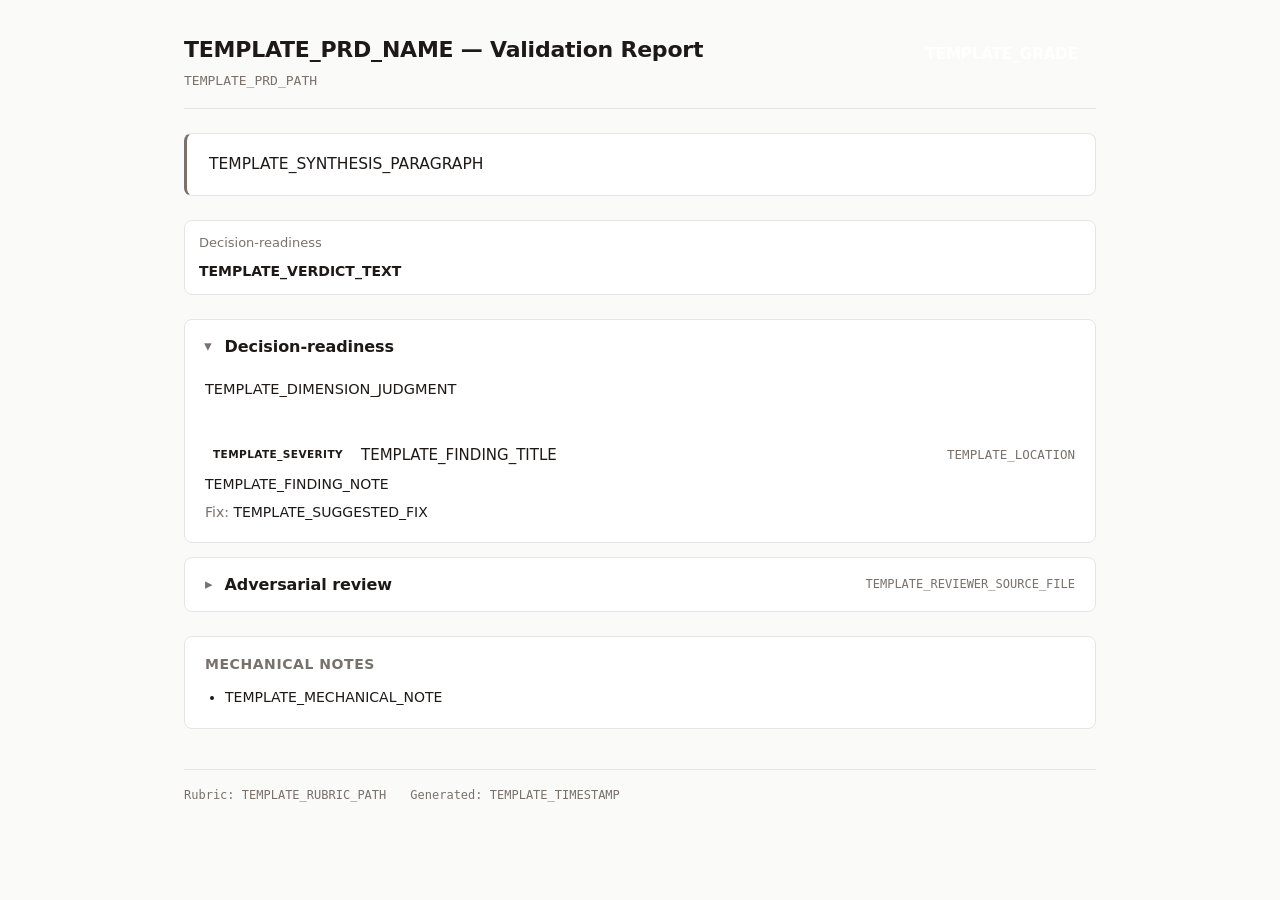
<file: .agent/skills/bmad-prd/assets/validation-report-template.html>
<!DOCTYPE html>
<!--
  PRD Validation Report — skeleton template.

  This file is a starter the synthesis pass fills in directly. There is no
  substitution engine. The LLM:
    1. Reads {doc_workspace}/review-rubric.md and every review-{slug}.md from
       additional reviewers.
    2. Copies this skeleton.
    3. Replaces the placeholder content (everything between TEMPLATE markers)
       with the consolidated review, preserving the structure and CSS.
    4. Writes the result to {doc_workspace}/validation-report.html.
    5. Writes a markdown twin to {doc_workspace}/validation-report.md.

  Visual rules the LLM must preserve:
    - The container width, the color tokens, the typography.
    - One dimension = one collapsible <section class="dimension">.
    - Verdict pill uses the verdict-* class matching its judgment.
    - Severity badge uses the sev-* class matching its level.
    - Each extra reviewer (adversarial, etc.) gets its own collapsible section
      below the rubric dimensions.
    - The footer always shows the artifact paths and timestamp.
-->
<html lang="en">
<head>
<meta charset="utf-8">
<title>PRD Validation: TEMPLATE_PRD_NAME</title>
<style>
  :root {
    --bg: #fafaf9;
    --surface: #ffffff;
    --border: #e7e5e4;
    --text: #1c1917;
    --muted: #78716c;

    --verdict-strong: #16a34a;
    --verdict-adequate: #65a30d;
    --verdict-thin: #d97706;
    --verdict-broken: #dc2626;

    --sev-low: #64748b;
    --sev-medium: #ca8a04;
    --sev-high: #ea580c;
    --sev-critical: #dc2626;

    --grade-exc: #16a34a;
    --grade-good: #65a30d;
    --grade-fair: #d97706;
    --grade-poor: #dc2626;
  }
  * { box-sizing: border-box; }
  html, body { margin: 0; padding: 0; }
  body {
    font-family: -apple-system, BlinkMacSystemFont, "Segoe UI", Inter, system-ui, sans-serif;
    background: var(--bg);
    color: var(--text);
    line-height: 1.6;
    font-size: 15px;
  }
  .container { max-width: 960px; margin: 0 auto; padding: 32px 24px 64px; }

  header.report-header {
    display: flex;
    align-items: flex-start;
    justify-content: space-between;
    gap: 24px;
    padding-bottom: 16px;
    border-bottom: 1px solid var(--border);
    margin-bottom: 24px;
  }
  .title h1 { margin: 0; font-size: 22px; font-weight: 600; letter-spacing: -0.01em; }
  .title .subtitle { color: var(--muted); font-size: 13px; margin-top: 4px; font-family: ui-monospace, "SF Mono", Menlo, monospace; }
  .grade {
    padding: 10px 18px;
    border-radius: 8px;
    font-weight: 600;
    color: white;
    font-size: 15px;
    white-space: nowrap;
  }
  .grade-excellent { background: var(--grade-exc); }
  .grade-good { background: var(--grade-good); }
  .grade-fair { background: var(--grade-fair); }
  .grade-poor { background: var(--grade-poor); }

  .synthesis {
    background: var(--surface);
    border: 1px solid var(--border);
    border-left: 3px solid var(--muted);
    border-radius: 8px;
    padding: 18px 22px;
    margin-bottom: 24px;
    font-size: 15.5px;
  }
  .synthesis p { margin: 0 0 10px; }
  .synthesis p:last-child { margin-bottom: 0; }

  .dimension-summary {
    display: grid;
    grid-template-columns: repeat(auto-fit, minmax(180px, 1fr));
    gap: 10px;
    margin-bottom: 24px;
  }
  .dim-card {
    background: var(--surface);
    border: 1px solid var(--border);
    border-radius: 8px;
    padding: 12px 14px;
  }
  .dim-card .dim-name { font-size: 13px; color: var(--muted); margin-bottom: 6px; }
  .dim-card .dim-verdict { font-size: 14px; font-weight: 600; }

  section.dimension, section.reviewer-section { margin-bottom: 14px; }
  section.dimension details, section.reviewer-section details {
    background: var(--surface);
    border: 1px solid var(--border);
    border-radius: 8px;
    overflow: hidden;
  }
  section summary {
    padding: 14px 20px;
    cursor: pointer;
    user-select: none;
    list-style: none;
    display: flex;
    align-items: center;
    gap: 12px;
  }
  section summary::-webkit-details-marker { display: none; }
  section summary::before {
    content: "▸";
    display: inline-block;
    color: var(--muted);
    transition: transform 0.15s ease;
  }
  section details[open] summary::before { transform: rotate(90deg); }
  section summary h2 {
    display: inline;
    margin: 0;
    font-size: 16px;
    font-weight: 600;
    letter-spacing: -0.005em;
    flex: 1;
  }
  .verdict-pill {
    font-size: 11px;
    padding: 3px 10px;
    border-radius: 999px;
    font-weight: 600;
    text-transform: uppercase;
    letter-spacing: 0.04em;
    color: white;
  }
  .verdict-strong { background: var(--verdict-strong); }
  .verdict-adequate { background: var(--verdict-adequate); }
  .verdict-thin { background: var(--verdict-thin); }
  .verdict-broken { background: var(--verdict-broken); }

  .dim-body { padding: 4px 20px 18px; }
  .dim-judgment { color: var(--text); font-size: 14.5px; }
  .dim-judgment p { margin: 0 0 10px; }

  .findings-list { padding: 0 20px 4px; }
  article.finding {
    padding: 14px 0;
    border-top: 1px solid var(--border);
  }
  article.finding:first-child { border-top: none; }
  article.finding header {
    display: flex;
    align-items: center;
    gap: 10px;
    flex-wrap: wrap;
    margin-bottom: 6px;
  }
  .badge {
    font-size: 10.5px;
    padding: 3px 8px;
    border-radius: 4px;
    font-weight: 600;
    text-transform: uppercase;
    letter-spacing: 0.04em;
    line-height: 1.4;
  }
  .badge-sev-low { background: rgba(100, 116, 139, 0.12); color: var(--sev-low); }
  .badge-sev-medium { background: rgba(202, 138, 4, 0.14); color: var(--sev-medium); }
  .badge-sev-high { background: rgba(234, 88, 12, 0.14); color: var(--sev-high); }
  .badge-sev-critical { background: rgba(220, 38, 38, 0.14); color: var(--sev-critical); }
  .finding-title { margin: 0; font-size: 15px; font-weight: 500; flex: 1; min-width: 200px; }
  .finding-location { font-family: ui-monospace, "SF Mono", Menlo, monospace; font-size: 12.5px; color: var(--muted); }
  .finding-note, .finding-fix { margin-top: 6px; font-size: 14px; }
  .finding-fix strong { color: var(--muted); font-weight: 500; }

  .reviewer-source {
    font-size: 12px;
    color: var(--muted);
    font-family: ui-monospace, "SF Mono", Menlo, monospace;
  }

  .mechanical {
    background: var(--surface);
    border: 1px solid var(--border);
    border-radius: 8px;
    padding: 16px 20px;
    margin-top: 24px;
    font-size: 14px;
  }
  .mechanical h3 { margin: 0 0 10px; font-size: 14px; font-weight: 600; color: var(--muted); text-transform: uppercase; letter-spacing: 0.04em; }
  .mechanical ul { margin: 0; padding-left: 20px; }
  .mechanical li { margin-bottom: 4px; color: var(--text); }

  footer.report-footer {
    margin-top: 40px;
    padding-top: 16px;
    border-top: 1px solid var(--border);
    font-size: 12px;
    color: var(--muted);
    font-family: ui-monospace, "SF Mono", Menlo, monospace;
  }
  footer .meta { display: flex; gap: 24px; flex-wrap: wrap; }
</style>
</head>
<body>
  <div class="container">

    <!-- TEMPLATE: header. Fill prd name, prd path, grade text & class. -->
    <header class="report-header">
      <div class="title">
        <h1>TEMPLATE_PRD_NAME — Validation Report</h1>
        <div class="subtitle">TEMPLATE_PRD_PATH</div>
      </div>
      <div class="grade TEMPLATE_GRADE_CLASS">TEMPLATE_GRADE</div>
    </header>

    <!-- TEMPLATE: overall synthesis paragraphs. Lift directly from
         review-rubric.md "Overall verdict" section; expand if extra reviewers
         materially shift the picture. Wrap each paragraph in <p>. -->
    <div class="synthesis">
      <p>TEMPLATE_SYNTHESIS_PARAGRAPH</p>
    </div>

    <!-- TEMPLATE: dimension summary cards. One per rubric dimension. The
         dim-verdict text uses one of: strong | adequate | thin | broken. -->
    <div class="dimension-summary">
      <div class="dim-card">
        <div class="dim-name">Decision-readiness</div>
        <div class="dim-verdict" style="color: var(--verdict-TEMPLATE_VERDICT)">TEMPLATE_VERDICT_TEXT</div>
      </div>
      <!-- repeat for each of the seven dimensions -->
    </div>

    <!-- TEMPLATE: one section per rubric dimension. Skip a dimension entirely
         if the rubric review marked it n/a for this PRD (e.g. downstream
         usability for a standalone PRD). Open the section by default if
         verdict is thin or broken. -->
    <section class="dimension">
      <details open>
        <summary>
          <h2>Decision-readiness</h2>
          <span class="verdict-pill verdict-TEMPLATE_VERDICT">TEMPLATE_VERDICT_TEXT</span>
        </summary>
        <div class="dim-body">
          <div class="dim-judgment">
            <p>TEMPLATE_DIMENSION_JUDGMENT</p>
          </div>
        </div>
        <div class="findings-list">
          <!-- TEMPLATE: zero or more findings -->
          <article class="finding">
            <header>
              <span class="badge badge-sev-TEMPLATE_SEVERITY">TEMPLATE_SEVERITY</span>
              <h3 class="finding-title">TEMPLATE_FINDING_TITLE</h3>
              <span class="finding-location">TEMPLATE_LOCATION</span>
            </header>
            <div class="finding-note">TEMPLATE_FINDING_NOTE</div>
            <div class="finding-fix"><strong>Fix:</strong> TEMPLATE_SUGGESTED_FIX</div>
          </article>
        </div>
      </details>
    </section>

    <!-- TEMPLATE: one section per extra reviewer that ran (adversarial, etc.).
         Skip this block entirely if only the rubric walker ran. -->
    <section class="reviewer-section">
      <details>
        <summary>
          <h2>Adversarial review</h2>
          <span class="reviewer-source">TEMPLATE_REVIEWER_SOURCE_FILE</span>
        </summary>
        <div class="dim-body">
          <div class="dim-judgment">
            <p>TEMPLATE_REVIEWER_PREAMBLE</p>
          </div>
        </div>
        <div class="findings-list">
          <article class="finding">
            <header>
              <span class="badge badge-sev-TEMPLATE_SEVERITY">TEMPLATE_SEVERITY</span>
              <h3 class="finding-title">TEMPLATE_FINDING_TITLE</h3>
              <span class="finding-location">TEMPLATE_LOCATION</span>
            </header>
            <div class="finding-note">TEMPLATE_FINDING_NOTE</div>
            <div class="finding-fix"><strong>Fix:</strong> TEMPLATE_SUGGESTED_FIX</div>
          </article>
        </div>
      </details>
    </section>

    <!-- TEMPLATE: mechanical notes — short, bulleted. Skip if there are none. -->
    <div class="mechanical">
      <h3>Mechanical notes</h3>
      <ul>
        <li>TEMPLATE_MECHANICAL_NOTE</li>
      </ul>
    </div>

    <footer class="report-footer">
      <div class="meta">
        <span>Rubric: TEMPLATE_RUBRIC_PATH</span>
        <span>Generated: TEMPLATE_TIMESTAMP</span>
      </div>
    </footer>
  </div>
</body>
</html>
</file>
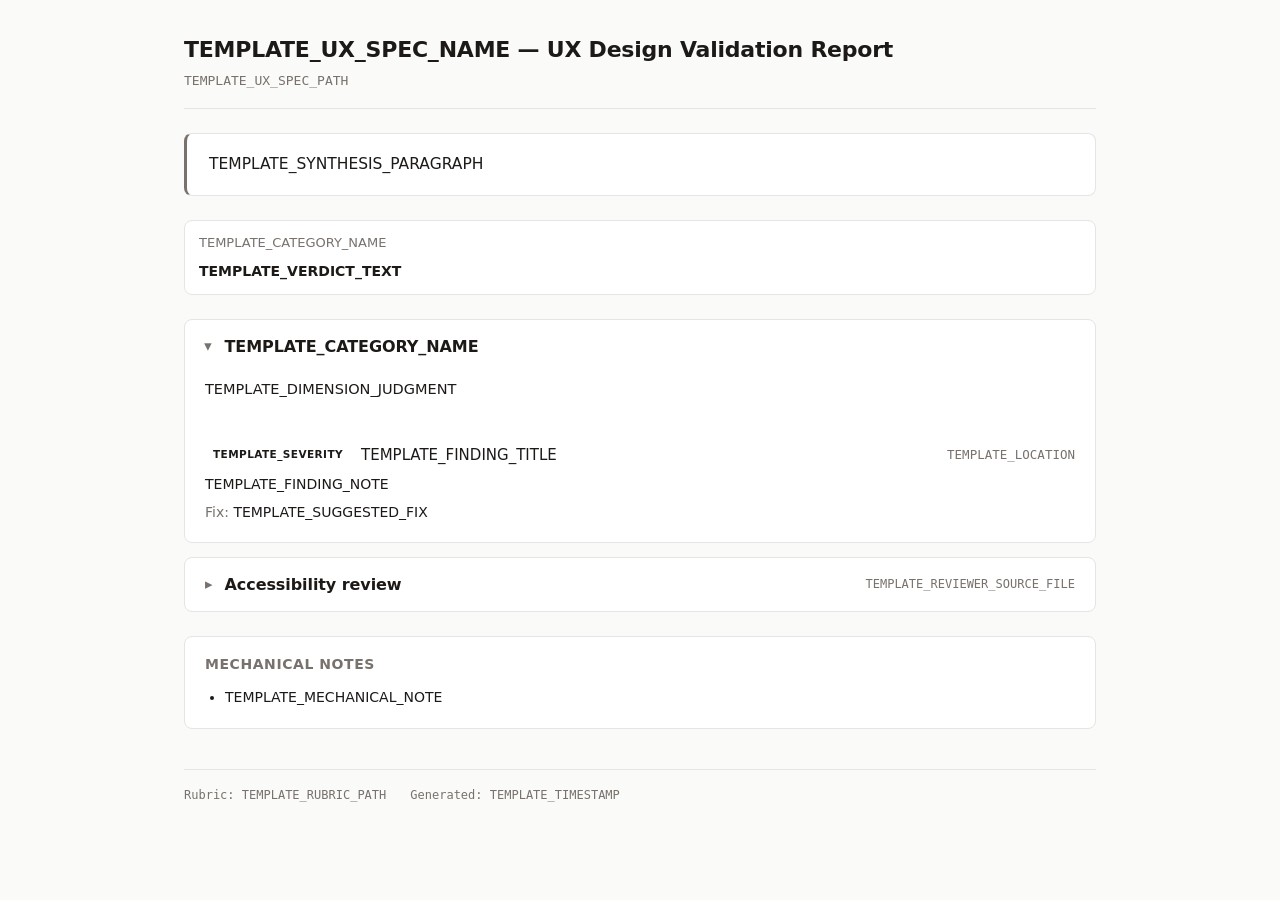
<file: .agent/skills/bmad-ux/assets/validation-report-template.html>
<!DOCTYPE html>
<!--
  UX Design Validation Report — skeleton template.

  This file is a starter the synthesis pass fills in directly. There is no
  substitution engine. The LLM:
    1. Reads {doc_workspace}/review-rubric.md and every review-{slug}.md from
       additional reviewers.
    2. Copies this skeleton.
    3. Replaces the placeholder content (everything between TEMPLATE markers)
       with the consolidated review, preserving the structure and CSS.
    4. Writes the result to {doc_workspace}/validation-report.html.
    5. Writes a markdown twin to {doc_workspace}/validation-report.md.

  Visual rules the LLM must preserve:
    - The container width, the color tokens, the typography.
    - One dimension = one collapsible <section class="dimension">.
    - Verdict pill uses the verdict-* class matching its judgment.
    - Severity badge uses the badge-sev-* class matching its level.
    - Each extra reviewer (accessibility, adversarial, etc.) gets its own
      collapsible section below the rubric dimensions.
    - The footer always shows the artifact paths and timestamp.
-->
<html lang="en">
<head>
<meta charset="utf-8">
<title>UX Design Validation: TEMPLATE_UX_SPEC_NAME</title>
<style>
  :root {
    --bg: #fafaf9;
    --surface: #ffffff;
    --border: #e7e5e4;
    --text: #1c1917;
    --muted: #78716c;

    --verdict-strong: #16a34a;
    --verdict-adequate: #65a30d;
    --verdict-thin: #d97706;
    --verdict-broken: #dc2626;

    --sev-low: #64748b;
    --sev-medium: #ca8a04;
    --sev-high: #ea580c;
    --sev-critical: #dc2626;
  }
  * { box-sizing: border-box; }
  html, body { margin: 0; padding: 0; }
  body {
    font-family: -apple-system, BlinkMacSystemFont, "Segoe UI", Inter, system-ui, sans-serif;
    background: var(--bg);
    color: var(--text);
    line-height: 1.6;
    font-size: 15px;
  }
  .container { max-width: 960px; margin: 0 auto; padding: 32px 24px 64px; }

  header.report-header {
    display: flex;
    align-items: flex-start;
    justify-content: space-between;
    gap: 24px;
    padding-bottom: 16px;
    border-bottom: 1px solid var(--border);
    margin-bottom: 24px;
  }
  .title h1 { margin: 0; font-size: 22px; font-weight: 600; letter-spacing: -0.01em; }
  .title .subtitle { color: var(--muted); font-size: 13px; margin-top: 4px; font-family: ui-monospace, "SF Mono", Menlo, monospace; }

  .synthesis {
    background: var(--surface);
    border: 1px solid var(--border);
    border-left: 3px solid var(--muted);
    border-radius: 8px;
    padding: 18px 22px;
    margin-bottom: 24px;
    font-size: 15.5px;
  }
  .synthesis p { margin: 0 0 10px; }
  .synthesis p:last-child { margin-bottom: 0; }

  .dimension-summary {
    display: grid;
    grid-template-columns: repeat(auto-fit, minmax(180px, 1fr));
    gap: 10px;
    margin-bottom: 24px;
  }
  .dim-card {
    background: var(--surface);
    border: 1px solid var(--border);
    border-radius: 8px;
    padding: 12px 14px;
  }
  .dim-card .dim-name { font-size: 13px; color: var(--muted); margin-bottom: 6px; }
  .dim-card .dim-verdict { font-size: 14px; font-weight: 600; }

  section.dimension, section.reviewer-section { margin-bottom: 14px; }
  section.dimension details, section.reviewer-section details {
    background: var(--surface);
    border: 1px solid var(--border);
    border-radius: 8px;
    overflow: hidden;
  }
  section summary {
    padding: 14px 20px;
    cursor: pointer;
    user-select: none;
    list-style: none;
    display: flex;
    align-items: center;
    gap: 12px;
  }
  section summary::-webkit-details-marker { display: none; }
  section summary::before {
    content: "▸";
    display: inline-block;
    color: var(--muted);
    transition: transform 0.15s ease;
  }
  section details[open] summary::before { transform: rotate(90deg); }
  section summary h2 {
    display: inline;
    margin: 0;
    font-size: 16px;
    font-weight: 600;
    letter-spacing: -0.005em;
    flex: 1;
  }
  .verdict-pill {
    font-size: 11px;
    padding: 3px 10px;
    border-radius: 999px;
    font-weight: 600;
    text-transform: uppercase;
    letter-spacing: 0.04em;
    color: white;
  }
  .verdict-strong { background: var(--verdict-strong); }
  .verdict-adequate { background: var(--verdict-adequate); }
  .verdict-thin { background: var(--verdict-thin); }
  .verdict-broken { background: var(--verdict-broken); }

  .dim-body { padding: 4px 20px 18px; }
  .dim-judgment { color: var(--text); font-size: 14.5px; }
  .dim-judgment p { margin: 0 0 10px; }

  .findings-list { padding: 0 20px 4px; }
  article.finding {
    padding: 14px 0;
    border-top: 1px solid var(--border);
  }
  article.finding:first-child { border-top: none; }
  article.finding header {
    display: flex;
    align-items: center;
    gap: 10px;
    flex-wrap: wrap;
    margin-bottom: 6px;
  }
  .badge {
    font-size: 10.5px;
    padding: 3px 8px;
    border-radius: 4px;
    font-weight: 600;
    text-transform: uppercase;
    letter-spacing: 0.04em;
    line-height: 1.4;
  }
  .badge-sev-low { background: rgba(100, 116, 139, 0.12); color: var(--sev-low); }
  .badge-sev-medium { background: rgba(202, 138, 4, 0.14); color: var(--sev-medium); }
  .badge-sev-high { background: rgba(234, 88, 12, 0.14); color: var(--sev-high); }
  .badge-sev-critical { background: rgba(220, 38, 38, 0.14); color: var(--sev-critical); }
  .finding-title { margin: 0; font-size: 15px; font-weight: 500; flex: 1; min-width: 200px; }
  .finding-location { font-family: ui-monospace, "SF Mono", Menlo, monospace; font-size: 12.5px; color: var(--muted); }
  .finding-note, .finding-fix { margin-top: 6px; font-size: 14px; }
  .finding-fix strong { color: var(--muted); font-weight: 500; }

  .reviewer-source {
    font-size: 12px;
    color: var(--muted);
    font-family: ui-monospace, "SF Mono", Menlo, monospace;
  }

  .mechanical {
    background: var(--surface);
    border: 1px solid var(--border);
    border-radius: 8px;
    padding: 16px 20px;
    margin-top: 24px;
    font-size: 14px;
  }
  .mechanical h3 { margin: 0 0 10px; font-size: 14px; font-weight: 600; color: var(--muted); text-transform: uppercase; letter-spacing: 0.04em; }
  .mechanical ul { margin: 0; padding-left: 20px; }
  .mechanical li { margin-bottom: 4px; color: var(--text); }

  footer.report-footer {
    margin-top: 40px;
    padding-top: 16px;
    border-top: 1px solid var(--border);
    font-size: 12px;
    color: var(--muted);
    font-family: ui-monospace, "SF Mono", Menlo, monospace;
  }
  footer .meta { display: flex; gap: 24px; flex-wrap: wrap; }
</style>
</head>
<body>
  <div class="container">

    <!-- TEMPLATE: header. Fill ux spec name and ux spec path. No overall grade —
         per-category verdicts and severity counts below carry the picture. -->
    <header class="report-header">
      <div class="title">
        <h1>TEMPLATE_UX_SPEC_NAME — UX Design Validation Report</h1>
        <div class="subtitle">TEMPLATE_UX_SPEC_PATH</div>
      </div>
    </header>

    <!-- TEMPLATE: overall synthesis paragraphs. Lift directly from
         review-rubric.md "Overall verdict" section; expand if extra reviewers
         (accessibility, adversarial, etc.) materially shift the picture.
         Wrap each paragraph in <p>. -->
    <div class="synthesis">
      <p>TEMPLATE_SYNTHESIS_PARAGRAPH</p>
    </div>

    <!-- TEMPLATE: dimension summary cards. One per rubric category, in this
         canonical order (from references/validate.md):
           1. Flow coverage
           2. Token completeness
           3. Component coverage
           4. State coverage
           5. Visual reference coverage
           6. Bloat & overspecification
           7. Inheritance discipline
           8. Shape fit
         The dim-verdict text uses one of: strong | adequate | thin | broken. -->
    <div class="dimension-summary">
      <div class="dim-card">
        <div class="dim-name">TEMPLATE_CATEGORY_NAME</div>
        <div class="dim-verdict" style="color: var(--verdict-TEMPLATE_VERDICT)">TEMPLATE_VERDICT_TEXT</div>
      </div>
      <!-- repeat for each of the eight rubric categories -->
    </div>

    <!-- TEMPLATE: one section per rubric category, same canonical order as the
         summary cards above. Skip a category entirely if the rubric review
         marked it n/a for this UX spec. Open the section by default if verdict
         is thin or broken. -->
    <section class="dimension">
      <details open>
        <summary>
          <h2>TEMPLATE_CATEGORY_NAME</h2>
          <span class="verdict-pill verdict-TEMPLATE_VERDICT">TEMPLATE_VERDICT_TEXT</span>
        </summary>
        <div class="dim-body">
          <div class="dim-judgment">
            <p>TEMPLATE_DIMENSION_JUDGMENT</p>
          </div>
        </div>
        <div class="findings-list">
          <!-- TEMPLATE: zero or more findings -->
          <article class="finding">
            <header>
              <span class="badge badge-sev-TEMPLATE_SEVERITY">TEMPLATE_SEVERITY</span>
              <h3 class="finding-title">TEMPLATE_FINDING_TITLE</h3>
              <span class="finding-location">TEMPLATE_LOCATION</span>
            </header>
            <div class="finding-note">TEMPLATE_FINDING_NOTE</div>
            <div class="finding-fix"><strong>Fix:</strong> TEMPLATE_SUGGESTED_FIX</div>
          </article>
        </div>
      </details>
    </section>

    <!-- TEMPLATE: one section per extra reviewer that ran (accessibility,
         adversarial, brand-conformance, etc.). Skip this block entirely if
         only the rubric walker ran. -->
    <section class="reviewer-section">
      <details>
        <summary>
          <h2>Accessibility review</h2>
          <span class="reviewer-source">TEMPLATE_REVIEWER_SOURCE_FILE</span>
        </summary>
        <div class="dim-body">
          <div class="dim-judgment">
            <p>TEMPLATE_REVIEWER_PREAMBLE</p>
          </div>
        </div>
        <div class="findings-list">
          <article class="finding">
            <header>
              <span class="badge badge-sev-TEMPLATE_SEVERITY">TEMPLATE_SEVERITY</span>
              <h3 class="finding-title">TEMPLATE_FINDING_TITLE</h3>
              <span class="finding-location">TEMPLATE_LOCATION</span>
            </header>
            <div class="finding-note">TEMPLATE_FINDING_NOTE</div>
            <div class="finding-fix"><strong>Fix:</strong> TEMPLATE_SUGGESTED_FIX</div>
          </article>
        </div>
      </details>
    </section>

    <!-- TEMPLATE: mechanical notes — short, bulleted. Skip if there are none. -->
    <div class="mechanical">
      <h3>Mechanical notes</h3>
      <ul>
        <li>TEMPLATE_MECHANICAL_NOTE</li>
      </ul>
    </div>

    <footer class="report-footer">
      <div class="meta">
        <span>Rubric: TEMPLATE_RUBRIC_PATH</span>
        <span>Generated: TEMPLATE_TIMESTAMP</span>
      </div>
    </footer>
  </div>
</body>
</html>
</file>
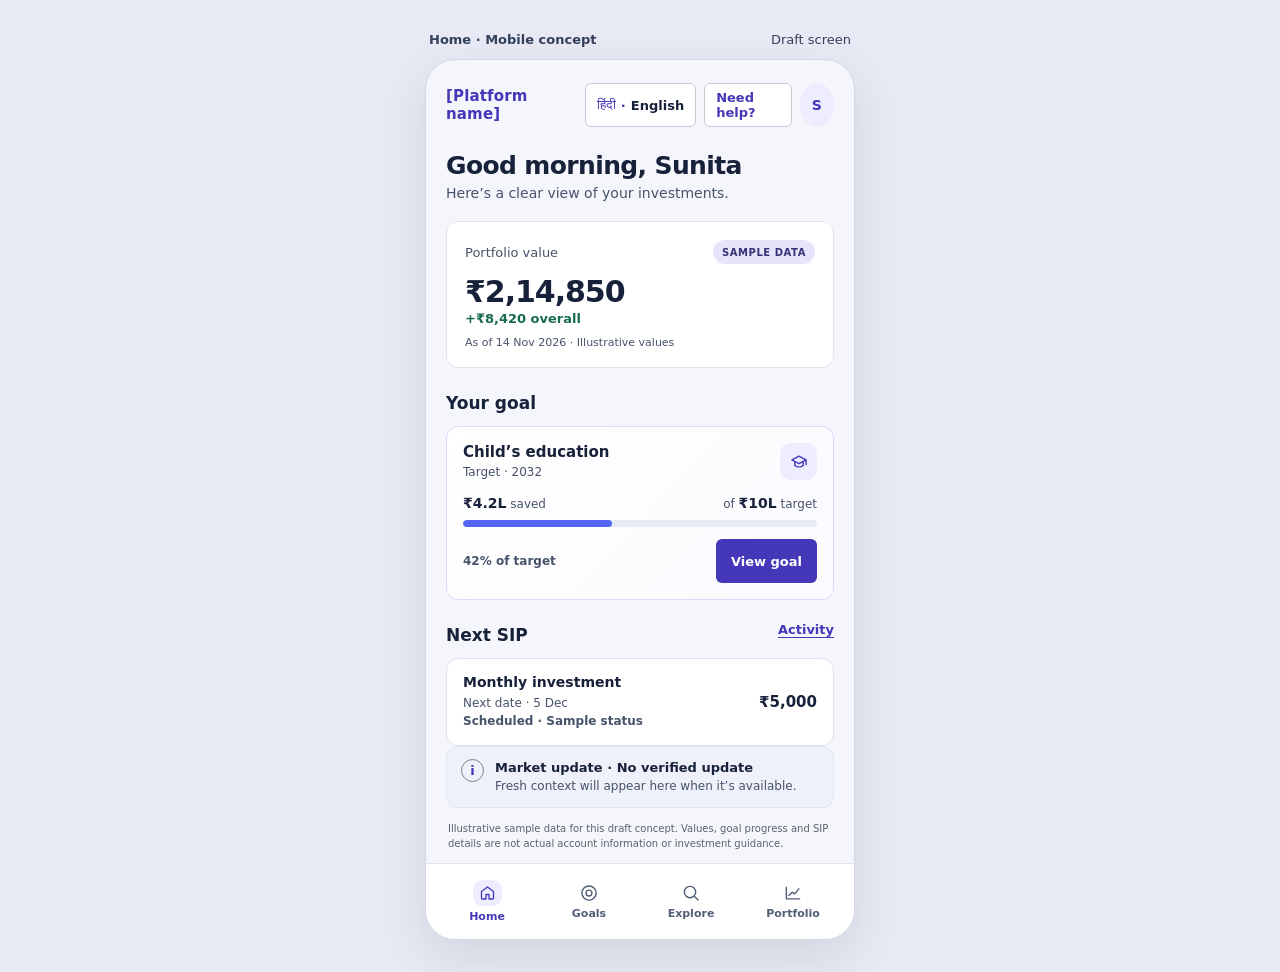
<file: _bmad-output/planning-artifacts/ux-designs/ux-BMAD-2026-11-15/.working/key-home.html>
<!doctype html>
<html lang="en">
<head>
  <meta charset="utf-8">
  <meta name="viewport" content="width=device-width, initial-scale=1">
  <meta name="color-scheme" content="light">
  <title>Home — Investing Platform UX concept</title>
  <style>
    /* Governing spine sections: DESIGN.md — Brand & Style, Colors, Typography,
       Layout & Spacing, Shapes, Components; EXPERIENCE.md — Home IA,
       Goal card, Market context card, Help entry point, Bottom navigation,
       Home state patterns, Accessibility Floor. */
    :root {
      --canvas: #F4F6FC;
      --surface: #FFFFFF;
      --surface-subtle: #E8EBF6;
      --accent-soft: #EEEDFF;
      --ink: #17213A;
      --ink-secondary: #47536A;
      --border: #667085;
      --brand: #4438B8;
      --accent: #5468F3;
      --positive: #176B55;
      --radius-sm: 6px;
      --radius-md: 12px;
      --radius-lg: 16px;
      --gutter: 20px;
      --focus: #352B97;
      font-family: "Noto Sans", "Noto Sans Devanagari", system-ui, sans-serif;
      color: var(--ink);
      background: #e7eaf4;
      font-synthesis: none;
      text-rendering: optimizeLegibility;
    }
    * { box-sizing: border-box; }
    body { margin: 0; min-width: 320px; padding: 32px 16px; }
    button, a { font: inherit; }
    a { color: inherit; }
    :focus-visible { outline: 3px solid var(--focus); outline-offset: 3px; }
    .preview { width: min(100%, 430px); margin: 0 auto; }
    .preview-note {
      display: flex; justify-content: space-between; gap: 12px; align-items: center;
      margin: 0 4px 12px; color: #34405c; font-size: 13px;
    }
    .preview-note strong { font-weight: 650; }
    .device {
      min-height: 860px; overflow: hidden; position: relative;
      border: 1px solid #d3d8e5; border-radius: 30px;
      background: var(--canvas); box-shadow: 0 18px 48px #17242e1a;
      padding-bottom: 88px;
    }
    .topbar {
      padding: 23px var(--gutter) 17px; display: flex; align-items: center;
      justify-content: space-between; gap: 12px;
    }
    .wordmark { font-size: 15px; letter-spacing: .01em; font-weight: 700; color: var(--brand); }
    .top-actions { display: flex; gap: 8px; align-items: center; }
    .language, .help {
      min-height: 44px; display: inline-flex; align-items: center; justify-content: center;
      border: 1px solid #c4c9d6; border-radius: var(--radius-sm); background: var(--surface);
      padding: 0 11px; color: var(--brand); text-decoration: none; font-size: 13px; font-weight: 600;
    }
    .language { gap: 5px; }
    .language .chosen { color: var(--ink); }
    .account {
      display: grid; place-items: center; width: 44px; height: 44px; border-radius: 50%;
      background: var(--accent-soft); color: var(--brand); font-weight: 700; font-size: 14px;
    }
    main { padding: 0 var(--gutter); }
    .greeting { margin: 6px 0 4px; font-size: 25px; line-height: 1.25; font-weight: 650; letter-spacing: -.025em; }
    .subhead { color: var(--ink-secondary); font-size: 14px; margin: 0 0 20px; }
    .sample-label {
      display: inline-flex; align-items: center; min-height: 24px; padding: 2px 9px;
      border-radius: 999px; background: #e6e4fb; color: #373277;
      text-transform: uppercase; letter-spacing: .055em; font-size: 10px; font-weight: 750;
    }
    .card { background: var(--surface); border: 1px solid #e0e3ed; border-radius: var(--radius-md); }
    .portfolio { padding: 18px; }
    .card-head { display: flex; justify-content: space-between; align-items: center; gap: 8px; }
    .eyebrow { color: var(--ink-secondary); font-size: 13px; }
    .text-link { color: var(--brand); font-size: 13px; font-weight: 650; text-underline-offset: 3px; }
    .text-link:hover { color: var(--focus); }
    .balance { margin: 10px 0 2px; font-size: 30px; font-weight: 700; letter-spacing: -.035em; font-variant-numeric: tabular-nums; }
    .change { color: var(--positive); font-size: 13px; font-weight: 600; }
    .asof { display: block; margin-top: 10px; color: var(--ink-secondary); font-size: 11px; }
    .section-title { margin: 24px 0 11px; font-size: 17px; line-height: 1.35; font-weight: 700; }
    .goal { padding: 16px; background: linear-gradient(135deg, #fff 0%, #fafaff 100%); border-color: #dcdafa; }
    .goal-top { display: flex; justify-content: space-between; align-items: flex-start; gap: 10px; }
    .goal-name { margin: 0; font-size: 15px; font-weight: 650; }
    .goal-date { color: var(--ink-secondary); font-size: 12px; margin-top: 4px; }
    .goal-mark { width: 37px; height: 37px; flex: 0 0 auto; display: grid; place-items: center; border-radius: 11px; background: var(--accent-soft); color: var(--brand); }
    .goal-values { display: flex; justify-content: space-between; align-items: baseline; gap: 8px; margin-top: 15px; font-size: 12px; color: var(--ink-secondary); }
    .goal-values strong { color: var(--ink); font-size: 14px; }
    .progress { margin: 9px 0 0; height: 7px; overflow: hidden; border-radius: 99px; background: var(--surface-subtle); }
    .progress span { display: block; width: 42%; height: 100%; background: var(--accent); border-radius: inherit; }
    .goal-foot { margin-top: 12px; display: flex; justify-content: space-between; gap: 8px; align-items: center; }
    .goal-action { min-height: 44px; padding: 0 15px; display: inline-flex; align-items: center; justify-content: center; border-radius: var(--radius-sm); background: var(--brand); color: white; text-decoration: none; font-size: 13px; font-weight: 650; }
    .goal-action:hover { background: var(--focus); }
    .status { font-size: 12px; font-weight: 650; color: var(--ink-secondary); }
    .sip { padding: 15px 16px; display: flex; align-items: center; justify-content: space-between; gap: 12px; }
    .sip-title { margin: 0; font-size: 14px; font-weight: 650; }
    .sip-detail { margin: 5px 0 0; color: var(--ink-secondary); font-size: 12px; line-height: 1.45; }
    .sip-amount { text-align: right; white-space: nowrap; font-size: 15px; font-weight: 700; font-variant-numeric: tabular-nums; }
    .market { padding: 12px 14px; background: #eef0fa; border-color: #e0e3f1; }
    .market-row { display: flex; align-items: flex-start; gap: 11px; }
    .info-icon { width: 23px; height: 23px; flex: 0 0 auto; display: grid; place-items: center; border: 1px solid #78858a; border-radius: 50%; color: var(--brand); font-size: 13px; font-weight: 700; }
    .market h3 { margin: 1px 0 3px; font-size: 13px; font-weight: 700; }
    .market p { margin: 0; color: var(--ink-secondary); font-size: 12px; line-height: 1.45; }
    .bottom-nav { position: absolute; bottom: 0; inset-inline: 0; min-height: 76px; padding: 8px 10px max(8px, env(safe-area-inset-bottom)); display: grid; grid-template-columns: repeat(4, 1fr); background: #fff; border-top: 1px solid #e0e3ed; }
    .nav-item { display: flex; flex-direction: column; align-items: center; justify-content: center; gap: 4px; color: #525e76; text-decoration: none; font-size: 11px; font-weight: 550; }
    .nav-item svg { width: 20px; height: 20px; }
    .nav-item[aria-current="page"] { color: var(--brand); font-weight: 700; }
    .nav-item[aria-current="page"] .nav-icon { background: var(--accent-soft); border-radius: 9px; padding: 4px; width: 29px; height: 26px; }
    .disclaimer { margin: 14px 2px 0; color: #56636a; font-size: 10px; line-height: 1.45; }
    @media (max-width: 480px) {
      body { padding: 0; background: var(--canvas); }
      .preview { width: 100%; }
      .preview-note { margin: 0; padding: 8px 16px; background: #e7eaf4; }
      .device { min-height: 100svh; border: 0; border-radius: 0; box-shadow: none; }
    }
    @media (prefers-reduced-motion: reduce) { *, *::before, *::after { scroll-behavior: auto !important; } }
  </style>
</head>
<body>
  <div class="preview">
    <div class="preview-note"><strong>Home · Mobile concept</strong><span>Draft screen</span></div>
    <div class="device">
      <header class="topbar">
        <div class="wordmark">[Platform name]</div>
        <div class="top-actions">
          <div class="language" aria-label="Language: English selected"><span lang="hi">हिंदी</span><span aria-hidden="true">·</span><span class="chosen">English</span></div>
          <a class="help" href="#help">Need help?</a>
          <div class="account" aria-label="Profile">S</div>
        </div>
      </header>
      <main>
        <h1 class="greeting">Good morning, Sunita</h1>
        <p class="subhead">Here’s a clear view of your investments.</p>

        <section class="card portfolio" aria-labelledby="portfolio-title">
          <div class="card-head"><span class="eyebrow" id="portfolio-title">Portfolio value</span><span class="sample-label">Sample data</span></div>
          <p class="balance">₹2,14,850</p>
          <div class="change">+₹8,420 overall</div>
          <span class="asof">As of 14 Nov 2026 · Illustrative values</span>
        </section>

        <div class="card-head"><h2 class="section-title">Your goal</h2></div>
        <section class="card goal" id="goals" aria-label="Child’s education goal, sample data">
          <div class="goal-top">
            <div><h3 class="goal-name">Child’s education</h3><div class="goal-date">Target · 2032</div></div>
            <span class="goal-mark" aria-hidden="true">
              <svg width="20" height="20" viewBox="0 0 24 24" fill="none"><path d="M3.5 9.5 12 5l8.5 4.5L12 14l-8.5-4.5Z" stroke="currentColor" stroke-width="1.7" stroke-linejoin="round"/><path d="M7 12v4.2c2.8 2.2 7.2 2.2 10 0V12M20.5 10v5" stroke="currentColor" stroke-width="1.7" stroke-linecap="round"/></svg>
            </span>
          </div>
          <div class="goal-values"><span><strong>₹4.2L</strong> saved</span><span>of <strong>₹10L</strong> target</span></div>
          <div class="progress" role="progressbar" aria-label="Goal progress" aria-valuemin="0" aria-valuemax="100" aria-valuenow="42"><span></span></div>
          <div class="goal-foot"><span class="status">42% of target</span><a class="goal-action" href="#goals">View goal</a></div>
        </section>

        <div class="card-head"><h2 class="section-title">Next SIP</h2><a class="text-link" href="#activity">Activity</a></div>
        <section class="card sip" id="activity" aria-label="Sample SIP, scheduled status">
          <div><h3 class="sip-title">Monthly investment</h3><p class="sip-detail">Next date · 5 Dec<br><span class="status">Scheduled · Sample status</span></p></div>
          <div class="sip-amount">₹5,000</div>
        </section>

        <section class="card market" aria-label="Market update unavailable">
          <div class="market-row"><span class="info-icon" aria-hidden="true">i</span><div><h3>Market update · No verified update</h3><p>Fresh context will appear here when it’s available.</p></div></div>
        </section>
        <p class="disclaimer">Illustrative sample data for this draft concept. Values, goal progress and SIP details are not actual account information or investment guidance.</p>
      </main>

      <nav class="bottom-nav" aria-label="Main navigation">
        <a class="nav-item" href="#home" aria-current="page"><svg class="nav-icon" viewBox="0 0 24 24" fill="none" aria-hidden="true"><path d="m4 10 8-6 8 6v9a1 1 0 0 1-1 1h-5v-6h-4v6H5a1 1 0 0 1-1-1v-9Z" stroke="currentColor" stroke-width="1.7" stroke-linejoin="round"/></svg><span>Home</span></a>
        <a class="nav-item" href="#goals"><svg viewBox="0 0 24 24" fill="none" aria-hidden="true"><circle cx="12" cy="12" r="8.5" stroke="currentColor" stroke-width="1.7"/><circle cx="12" cy="12" r="3.5" stroke="currentColor" stroke-width="1.7"/></svg><span>Goals</span></a>
        <a class="nav-item" href="#explore"><svg viewBox="0 0 24 24" fill="none" aria-hidden="true"><circle cx="10.8" cy="10.8" r="6.8" stroke="currentColor" stroke-width="1.7"/><path d="m16 16 4.5 4.5" stroke="currentColor" stroke-width="1.7" stroke-linecap="round"/></svg><span>Explore</span></a>
        <a class="nav-item" href="#portfolio-title"><svg viewBox="0 0 24 24" fill="none" aria-hidden="true"><path d="M4 19V5m0 14h16M7 15l4-4 3 2 5-6" stroke="currentColor" stroke-width="1.7" stroke-linecap="round" stroke-linejoin="round"/></svg><span>Portfolio</span></a>
      </nav>
    </div>
  </div>
</body>
</html>
</file>
<file: styles.css>
:root {
  color-scheme: light dark;
  --canvas: #f4f6fc;
  --surface: #fff;
  --surface-subtle: #e8ebf6;
  --accent-soft: #eeedff;
  --ink: #17213a;
  --ink-secondary: #47536a;
  --border: #667085;
  --brand: #4438b8;
  --accent: #5468f3;
  --positive: #176b55;
  --negative: #a33a35;
  --focus: #352b97;
  --radius-sm: 6px;
  --radius-md: 12px;
  --radius-lg: 16px;
  --shadow: 0 14px 44px rgb(27 35 74 / 7%);
  font-family: "Noto Sans", "Noto Sans Devanagari", system-ui, sans-serif;
  color: var(--ink);
  background: var(--canvas);
  font-synthesis: none;
  text-rendering: optimizeLegibility;
}

* { box-sizing: border-box; }
html { min-width: 320px; min-height: 100%; scroll-behavior: smooth; }
body { margin: 0; min-height: 100vh; background: var(--canvas); color: var(--ink); font-size: 16px; line-height: 1.55; }
button, input { font: inherit; }
button { color: inherit; }
button:focus-visible, a:focus-visible, summary:focus-visible, input:focus-visible { outline: 3px solid var(--focus); outline-offset: 3px; }
button:disabled { opacity: .55; cursor: not-allowed; }
.visually-hidden { position: absolute; width: 1px; height: 1px; padding: 0; margin: -1px; overflow: hidden; clip: rect(0, 0, 0, 0); white-space: nowrap; border: 0; }

.demo-banner { min-height: 34px; padding: 5px 18px; display: flex; align-items: center; justify-content: center; gap: 8px; background: #201950; color: #fff; font-size: 12px; font-weight: 600; letter-spacing: .015em; text-align: center; }
.demo-dot { width: 7px; height: 7px; flex: none; border-radius: 50%; background: #b6f0d5; }
.topbar { height: 70px; max-width: 1160px; padding: 0 30px; margin: auto; display: flex; justify-content: space-between; align-items: center; }
.brand { display: inline-flex; align-items: center; gap: 9px; color: var(--ink); text-decoration: none; font-size: 21px; font-weight: 700; letter-spacing: -.04em; }
.brand-mark { width: 34px; height: 34px; display: grid; place-items: center; border-radius: 11px; background: #e5e2ff; color: var(--brand); font-size: 18px; }
.brand-period { color: var(--accent); }
.top-actions { display: flex; align-items: center; gap: 13px; }
.help-link, .lang-toggle { min-height: 44px; padding: 8px 12px; border: 1px solid transparent; border-radius: 9px; background: transparent; color: var(--ink-secondary); cursor: pointer; font-size: 14px; font-weight: 600; }
.help-link { display: inline-flex; align-items: center; gap: 8px; }
.help-link span:first-child { width: 21px; height: 21px; display: grid; place-items: center; border: 1px solid #9aa3b7; border-radius: 50%; }
.lang-toggle { border-color: #d7d9e5; background: var(--surface); color: var(--brand); }
.help-link:hover, .lang-toggle:hover { background: var(--accent-soft); }

#app { max-width: 1160px; margin: 0 auto; padding: 17px 30px 55px; outline: 0; }
.eyebrow { margin: 0 0 7px; color: var(--brand); font-size: 12px; font-weight: 700; letter-spacing: .08em; text-transform: uppercase; }
h1, h2, h3, p { overflow-wrap: anywhere; }
h1 { margin: 0; font-size: clamp(30px, 4vw, 44px); font-weight: 600; letter-spacing: -.045em; line-height: 1.18; }
h2 { margin: 0 0 15px; font-size: 20px; font-weight: 600; line-height: 1.35; }
h3 { margin: 0 0 8px; font-size: 15px; font-weight: 600; line-height: 1.4; }
.lead { max-width: 590px; margin: 16px 0 0; color: var(--ink-secondary); font-size: 17px; line-height: 1.65; }
.button { min-height: 48px; padding: 11px 17px; display: inline-flex; justify-content: center; align-items: center; gap: 16px; border: 1px solid transparent; border-radius: var(--radius-md); cursor: pointer; font-size: 14px; font-weight: 600; line-height: 1.35; text-align: center; text-decoration: none; transition: background .16s ease, transform .16s ease; }
.button:hover:not(:disabled) { transform: translateY(-1px); }
.button.primary { background: var(--brand); color: white; }
.button.primary:hover { background: var(--focus); }
.button.secondary { border-color: #b9b4ec; background: white; color: var(--brand); }
.button.secondary:hover { background: var(--accent-soft); }
.button.full { width: 100%; }
.text-button { padding: 5px 0; border: 0; background: transparent; color: var(--brand); cursor: pointer; font-size: 14px; font-weight: 600; text-decoration: underline; text-underline-offset: 3px; }

.welcome-layout { min-height: 600px; display: grid; grid-template-columns: minmax(0, 1.12fr) minmax(330px, .88fr); align-items: center; gap: clamp(38px, 7vw, 86px); }
.welcome-copy { padding: 28px 0; }
.welcome-tag { margin: 0 0 25px; color: #636a7d; font-size: 13px; font-weight: 600; }
.welcome-copy h1 { max-width: 540px; }
.welcome-art { position: relative; height: 215px; max-width: 520px; margin: 42px 0 0; overflow: hidden; border: 1px solid #e4e6f1; border-radius: 22px; background: linear-gradient(140deg, #fbfbff 10%, #e8e9fb 100%); }
.art-sun { position: absolute; top: 25px; right: 72px; width: 92px; height: 92px; border-radius: 50%; background: #dedbff; }
.art-path { position: absolute; right: 85px; bottom: 35px; width: 190px; height: 117px; border: 2px solid #7770d3; border-color: #7770d3 transparent transparent #7770d3; border-radius: 100% 0 0; transform: rotate(22deg); }
.art-card { position: absolute; top: 43px; left: 15%; width: 160px; height: 124px; padding: 15px; display: flex; flex-direction: column; gap: 9px; border: 1px solid #e6e4f4; border-radius: 13px; background: white; box-shadow: 0 10px 26px rgb(39 34 100 / 10%); transform: rotate(-5deg); }
.art-card span { margin-bottom: 3px; color: var(--brand); font-size: 12px; font-weight: 700; }
.art-card i { width: 82%; height: 6px; border-radius: 5px; background: #e9eaf2; }
.art-card i:last-child { width: 54%; background: #c8c4f6; }
.art-ground { position: absolute; right: -15px; bottom: -67px; width: 360px; height: 110px; border-radius: 50%; background: #d8e7df; }
.art-stem { position: absolute; z-index: 1; bottom: 35px; width: 2px; background: #3d7b68; transform-origin: bottom; }
.art-stem::before, .art-stem::after { position: absolute; width: 23px; height: 12px; border-radius: 100% 0 100% 0; background: #6fac91; content: ""; }
.stem-one { right: 83px; height: 90px; transform: rotate(13deg); }.stem-two { right: 53px; height: 68px; transform: rotate(-13deg); }
.stem-one::before { top: 22px; left: -20px; transform: rotate(-24deg); }.stem-one::after { top: 45px; left: 0; transform: rotate(60deg); }.stem-two::before { top: 18px; left: -20px; transform: rotate(-22deg); }.stem-two::after { top: 37px; left: 0; transform: rotate(50deg); }
.welcome-side { display: flex; flex-direction: column; gap: 15px; }
.panel, .info-card { padding: 25px; border: 1px solid #e2e5f0; border-radius: var(--radius-lg); background: var(--surface); box-shadow: var(--shadow); }
.language-panel h2 { margin-bottom: 18px; }
.language-options { display: grid; gap: 9px; margin-bottom: 18px; }
.language-option { width: 100%; min-height: 63px; padding: 10px 13px; display: flex; align-items: center; gap: 12px; border: 1px solid #dbdeea; border-radius: 10px; background: #fff; cursor: pointer; text-align: left; }
.language-option.selected { border-color: var(--brand); background: #f7f6ff; box-shadow: inset 0 0 0 1px var(--brand); }
.language-option strong, .language-option small { display: block; }
.language-option strong { font-size: 14px; }.language-option small { margin-top: 1px; color: var(--ink-secondary); font-size: 12px; }
.radio-dot { width: 17px; height: 17px; flex: none; border: 1.5px solid #838ba0; border-radius: 50%; }
.selected .radio-dot { border: 5px solid var(--brand); }
.info-card { padding: 15px 18px; box-shadow: none; }
.info-card summary { cursor: pointer; color: var(--ink); font-size: 14px; font-weight: 600; }
.info-card p { margin: 11px 0; color: var(--ink-secondary); font-size: 13px; line-height: 1.55; }
.info-card h3 { margin: 15px 0 3px; font-size: 13px; }
.privacy-note { display: flex; gap: 9px; align-items: center; margin: 0 4px; color: var(--ink-secondary); font-size: 12px; }
.privacy-note span { color: var(--positive); font-size: 18px; }

.journey-layout { min-height: 640px; display: grid; grid-template-columns: 290px minmax(0, 1fr); gap: 52px; align-items: start; }
.journey-rail { position: sticky; top: 16px; padding: 20px 17px 16px; border: 1px solid #e0e3ef; border-radius: var(--radius-lg); background: var(--surface); }
.rail-heading { display: flex; align-items: flex-start; justify-content: space-between; gap: 8px; }
.rail-heading .eyebrow { margin: 0; }
.step-counter { color: var(--ink-secondary); font-size: 11px; white-space: nowrap; }
.progress-track { height: 5px; margin: 15px 0 18px; overflow: hidden; border-radius: 9px; background: #e7e9f2; }
.progress-track span { height: 100%; display: block; border-radius: inherit; background: var(--brand); transition: width .2s ease; }
.step-list { padding: 0; margin: 0; list-style: none; }
.step-item { position: relative; }
.step-item:not(:last-child)::after { position: absolute; z-index: 0; top: 40px; bottom: -5px; left: 19px; width: 1px; background: #e0e3ec; content: ""; }
.step-item button { position: relative; z-index: 1; width: 100%; min-height: 47px; padding: 5px 4px; display: flex; align-items: center; gap: 10px; border: 0; border-radius: 8px; background: transparent; cursor: pointer; text-align: left; }
.step-item button:hover { background: #f6f5ff; }
.step-mark { width: 30px; height: 30px; flex: none; display: grid; place-items: center; border: 1px solid #d3d7e4; border-radius: 50%; background: var(--surface); color: #667085; font-size: 10px; font-weight: 600; }
.step-item.current .step-mark { border-color: var(--brand); background: var(--brand); color: white; }
.step-item.is-reviewed .step-mark { border-color: #9ccaba; background: #eef8f4; color: var(--positive); font-size: 14px; }
.step-text { color: #59637a; font-size: 12px; font-weight: 500; line-height: 1.3; }
.step-item.current .step-text { color: var(--ink); font-weight: 700; }
.save-exit { width: 100%; min-height: 44px; margin-top: 15px; padding: 9px 4px 0; display: flex; align-items: center; gap: 10px; border: 0; border-top: 1px solid #e8eaf2; background: transparent; color: var(--brand); cursor: pointer; font-size: 13px; font-weight: 600; }
.save-exit:first-letter { font-size: 17px; }
.step-content { max-width: 660px; padding: 14px 0 22px; }
.content-head { display: flex; align-items: center; justify-content: space-between; gap: 10px; margin-bottom: 5px; }
.content-head .eyebrow { margin: 0; }
.step-content h1 { font-size: clamp(28px, 3vw, 36px); }
.state-pill { min-height: 25px; padding: 3px 9px; display: inline-flex; align-items: center; gap: 5px; border: 1px solid #dce0ea; border-radius: 999px; background: #f7f8fb; color: #515e74; font-size: 11px; font-weight: 600; line-height: 1.2; white-space: nowrap; }
.state-pill.pending { border-color: #d9ca8e; background: #fff9e7; color: #70581c; }
.state-pill.rejected, .state-pill.unavailable { border-color: #dfb6b2; background: #fff5f4; color: #8b302b; }
.state-pill.simulated, .state-pill.reviewed { border-color: #b9d9cb; background: #eef8f3; color: #145944; }
.step-description { max-width: 590px; margin: 14px 0 17px; color: var(--ink-secondary); font-size: 16px; }
.demo-note { padding: 12px 13px; display: flex; align-items: flex-start; gap: 10px; border: 1px solid #d8d3fb; border-radius: 9px; background: var(--accent-soft); }
.note-icon { width: 20px; height: 20px; flex: none; display: grid; place-items: center; border-radius: 50%; background: #d9d5ff; color: #33298c; font-size: 12px; font-weight: 700; }
.demo-note p { margin: 0; color: #38345b; font-size: 13px; line-height: 1.5; }
.sample-code, .real-world, .risk-sample, .privacy-card { margin-top: 17px; padding: 17px; border: 1px solid #e2e5ee; border-radius: var(--radius-md); background: white; }
.sample-code label { font-size: 13px; font-weight: 600; }
.sample-code p { margin: 4px 0 10px; color: var(--ink-secondary); font-size: 12px; }
.inline-form { display: flex; gap: 9px; align-items: stretch; }
.inline-form input { min-width: 0; min-height: 48px; flex: 1; padding: 10px 13px; border: 1px solid var(--border); border-radius: var(--radius-sm); background: white; color: var(--ink); letter-spacing: .12em; }
.form-message { min-height: 0; margin: 6px 0 0 !important; color: var(--positive) !important; font-weight: 600; }
.blocked-content { margin-top: 17px; padding: 17px; border: 1px dashed #b9bdd0; border-radius: 12px; background: #fafaff; }
.blocked-icon { width: 28px; height: 28px; margin-bottom: 10px; display: grid; place-items: center; border-radius: 8px; background: #e9e7fa; color: var(--brand); }
.blocked-content p, .real-world p { margin: 0; color: var(--ink-secondary); font-size: 13px; line-height: 1.55; }
.blocked-content .text-button { margin-top: 9px; }
.risk-sample h3 { font-size: 15px; }.risk-sample > p { color: var(--ink-secondary); font-size: 13px; }
.warning-copy { padding: 9px 10px; border-left: 3px solid #806dca; background: #f5f3ff; }
fieldset { min-width: 0; padding: 0; margin: 15px 0 0; border: 0; }
legend { margin-bottom: 7px; font-size: 13px; font-weight: 600; }
.choice { min-height: 42px; padding: 7px 8px; display: flex; align-items: center; gap: 9px; border-bottom: 1px solid #edf0f5; color: var(--ink-secondary); cursor: pointer; font-size: 13px; }
.choice input { width: 17px; height: 17px; accent-color: var(--brand); }
.no-score { margin-bottom: 0; color: #393260 !important; font-weight: 600; }
.real-world { padding: 14px 16px; background: #f9fafc; }
.real-world h3 { margin-bottom: 3px; }
.provider-actions { margin-top: 18px; }
.field-caption { margin: 0 0 8px; color: var(--ink); font-size: 13px; font-weight: 600; }
.outcome-grid { display: grid; grid-template-columns: repeat(2, minmax(0, 1fr)); gap: 8px; }
.outcome-button { min-height: 47px; padding: 7px 9px; display: flex; align-items: center; gap: 8px; border: 1px solid #dfe2ec; border-radius: 9px; background: white; cursor: pointer; color: #3b465c; font-size: 11px; font-weight: 600; text-align: left; }
.outcome-button:hover { border-color: #a8a0e6; background: #faf9ff; }
.outcome-icon { width: 22px; height: 22px; flex: none; display: grid; place-items: center; border-radius: 50%; background: #eff2f6; color: #47536a; font-size: 12px; }
.outcome-icon.good { background: #e9f5ef; color: var(--positive); }.outcome-icon.wait { background: #fff5d9; color: #765915; }.outcome-icon.bad { background: #fff0ef; color: var(--negative); }
.status-box { margin-top: 12px; padding: 12px 14px; border: 1px solid #d7dde7; border-radius: 10px; background: #f7f8fa; }
.status-box strong { display: block; font-size: 13px; }.status-box p { margin: 4px 0; color: #4b556a; font-size: 12px; }
.status-box.pending { border-color: #d9ca8e; background: #fffaf0; }.status-box.rejected, .status-box.unavailable { border-color: #dfb6b2; background: #fff7f6; }.status-box.simulated, .status-box.reviewed { border-color: #b9d9cb; background: #f0f8f4; }
.status-box .text-button { font-size: 12px; }
.review-link { min-height: 42px; margin-top: 12px; padding: 8px 2px; display: flex; align-items: center; gap: 9px; border: 0; background: transparent; color: var(--brand); cursor: pointer; font-size: 13px; font-weight: 600; text-decoration: underline; text-underline-offset: 3px; }
.step-nav { display: flex; align-items: center; justify-content: space-between; gap: 12px; margin-top: 15px; padding-top: 14px; border-top: 1px solid #e1e4ed; }
.step-nav .primary { min-width: 150px; }.back-button { padding-left: 0; background: transparent; color: var(--ink-secondary); }
.back-button:hover { color: var(--brand); }

.privacy-card { padding: 17px; }.privacy-heading { display: flex; align-items: flex-start; gap: 11px; }.privacy-symbol { width: 34px; height: 34px; flex: none; display: grid; place-items: center; border-radius: 10px; background: #eeedff; color: var(--brand); font-size: 21px; }.privacy-heading h3 { margin: 0; }.privacy-heading p { margin: 4px 0 0; color: var(--ink-secondary); font-size: 12px; }.privacy-actions { margin-top: 14px; display: grid; grid-template-columns: 1fr 1fr; gap: 9px; }.privacy-actions .button { padding: 8px; font-size: 12px; }.privacy-result { margin-top: 12px; padding: 10px; border-radius: 8px; background: #fff8e9; color: #5d4b23; }.privacy-result strong { font-size: 12px; }.privacy-result p { margin: 4px 0 0; font-size: 11px; }

.summary-page { padding: 35px 0; }.summary-header { max-width: 680px; margin: 0 auto 30px; text-align: center; }.summary-header .lead { margin-left: auto; margin-right: auto; }.summary-header h1 { font-size: 36px; }.summary-grid { display: grid; grid-template-columns: 1.15fr .85fr; gap: 18px; align-items: start; }.summary-panel, .summary-callout { padding: 22px; border: 1px solid #e0e3ed; border-radius: 16px; background: white; }.summary-number { color: var(--brand); font-size: 36px; font-weight: 600; letter-spacing: -.04em; }.summary-number span { color: #778096; font-size: 17px; }.summary-panel > p { margin: 0 0 15px; color: var(--ink-secondary); font-size: 13px; }.status-list { padding: 0; margin: 0; list-style: none; }.status-list li { min-height: 46px; display: flex; align-items: center; justify-content: space-between; gap: 10px; border-top: 1px solid #edf0f4; }.status-name { font-size: 13px; }.summary-callout { background: #f8f7ff; }.callout-icon { width: 27px; height: 27px; margin-bottom: 12px; display: grid; place-items: center; border-radius: 50%; background: #e7e3ff; color: var(--brand); font-weight: 700; }.summary-callout h2 { font-size: 19px; }.summary-callout > p { color: var(--ink-secondary); font-size: 13px; }.summary-callout .button { margin-top: 15px; }
.completion-page { max-width: 650px; min-height: 570px; margin: 0 auto; padding: 70px 15px 40px; display: flex; flex-direction: column; align-items: center; justify-content: center; text-align: center; }.completion-symbol { width: 58px; height: 58px; margin-bottom: 20px; display: grid; place-items: center; border: 1px solid #aad2c0; border-radius: 18px; background: #e9f6ef; color: var(--positive); font-size: 27px; }.completion-page .eyebrow { margin-bottom: 8px; }.completion-page h1 { max-width: 560px; font-size: 37px; }.completion-page .lead { max-width: 540px; margin-top: 15px; }.completion-actions { margin-top: 24px; display: flex; flex-wrap: wrap; gap: 10px; justify-content: center; }.completion-note { margin-top: 22px; padding: 7px 12px; border-radius: 999px; background: #fff3df; color: #725216; font-size: 12px; font-weight: 700; }

.site-footer { max-width: 1100px; min-height: 55px; padding: 13px 12px; margin: 10px auto 0; display: flex; align-items: center; justify-content: space-between; gap: 10px; border-top: 1px solid #e2e5ed; color: #697287; font-size: 11px; }.site-footer .text-button { font-size: 11px; }
.toast { position: fixed; z-index: 5; right: 20px; bottom: 20px; max-width: min(400px, calc(100vw - 40px)); padding: 12px 16px; border-radius: 10px; background: #252047; color: white; box-shadow: var(--shadow); opacity: 0; pointer-events: none; transform: translateY(10px); transition: opacity .2s ease, transform .2s ease; font-size: 13px; }.toast.visible { opacity: 1; transform: translateY(0); }
dialog { width: min(440px, calc(100vw - 28px)); padding: 24px; border: 1px solid #e0e2ed; border-radius: 18px; background: var(--surface); color: var(--ink); box-shadow: 0 24px 80px rgb(10 10 25 / 23%); }.dialog-top { display: flex; align-items: center; justify-content: space-between; }.dialog-symbol { width: 34px; height: 34px; display: grid; place-items: center; border-radius: 50%; background: var(--accent-soft); color: var(--brand); font-size: 20px; font-weight: 700; }.icon-button { width: 42px; height: 42px; border: 0; border-radius: 50%; background: #f0f1f6; color: var(--ink); cursor: pointer; font-size: 24px; }.icon-button:hover { background: var(--surface-subtle); }dialog h2 { margin-top: 16px; }dialog > p { color: var(--ink-secondary); font-size: 14px; }dialog .button { margin-top: 16px; }dialog::backdrop { background: rgb(20 22 39 / 43%); }

@media (prefers-color-scheme: dark) {
  :root { --canvas: #101527; --surface: #192139; --surface-subtle: #26304c; --accent-soft: #29284b; --ink: #f6f7fb; --ink-secondary: #c0c7da; --border: #aeb9cf; --brand: #c5bcff; --accent: #b7c1ff; --positive: #8ae0bb; --negative: #ffaaa0; --focus: #c5bcff; --shadow: 0 14px 44px rgb(0 0 0 / 23%); color-scheme: dark; }
  .demo-banner { background: #090e1a; }.brand-mark { background: #29284b; }.lang-toggle, .panel, .info-card, .journey-rail, .sample-code, .real-world, .risk-sample, .privacy-card, .summary-panel, .summary-callout, .outcome-button, .language-option, .inline-form input { background: var(--surface); color: var(--ink); border-color: #46506a; }.language-option.selected { background: #242644; border-color: var(--brand); }.language-option small, .step-text, .status-box p { color: var(--ink-secondary); }.info-card p, .privacy-heading p, .privacy-note { color: var(--ink-secondary); }.demo-note { border-color: #514b88; background: #252341; }.demo-note p { color: #eceaff; }.note-icon { background: #403a70; color: #f0edff; }.step-item button:hover { background: #272844; }.step-mark { background: var(--surface); border-color: #4a536d; color: var(--ink-secondary); }.step-item.is-reviewed .step-mark { background: #213f38; border-color: #477d68; color: #9ae2c3; }.progress-track { background: #343d56; }.state-pill, .status-box { background: #252e45; border-color: #4b566e; color: var(--ink); }.state-pill.pending, .status-box.pending { background: #403a28; color: #f1d78e; border-color: #75673f; }.state-pill.rejected, .state-pill.unavailable, .status-box.rejected, .status-box.unavailable { background: #412b31; color: #ffc2b8; border-color: #795259; }.state-pill.simulated, .state-pill.reviewed, .status-box.simulated, .status-box.reviewed { background: #203a35; color: #a4e2c4; border-color: #477564; }.blocked-content { background: #20283d; border-color: #57617a; }.warning-copy { background: #292744; color: #e8e4ff; }.choice { border-color: #343d54; color: var(--ink-secondary); }.privacy-result { background: #3b3526; color: #f2dfac; }.summary-callout { background: #23243f; }.completion-note { background: #403626; color: #f4d99a; }.site-footer { border-color: #394258; }.art-ground { background: #29443d; }.welcome-art { border-color: #343d56; background: linear-gradient(140deg, #20253c, #292b48); }.art-sun { background: #3b3868; }.art-card { background: #242a40; border-color: #3d4560; }.art-card i { background: #424a62; }.art-card i:last-child { background: #716aa8; }.help-link span:first-child { border-color: #9aa3b7; }
}

@media (max-width: 850px) {
  .topbar { height: 62px; padding: 0 20px; }#app { padding: 12px 20px 40px; }
  .welcome-layout { min-height: 0; grid-template-columns: 1fr 330px; gap: 26px; }.welcome-art { height: 175px; margin-top: 28px; }.journey-layout { grid-template-columns: 240px minmax(0, 1fr); gap: 25px; }.journey-rail { padding: 16px 12px; }
}
@media (max-width: 660px) {
  .demo-banner { min-height: 36px; padding: 5px 12px; font-size: 10px; }.topbar { padding: 0 16px; }.brand { font-size: 19px; }.help-link { gap: 5px; padding: 7px 6px; font-size: 12px; }.lang-toggle { min-height: 40px; padding: 6px 9px; font-size: 12px; }.top-actions { gap: 6px; }
  #app { padding: 4px 16px 30px; }.welcome-layout { padding: 25px 0 10px; grid-template-columns: 1fr; gap: 18px; }.welcome-copy { padding: 0; }.welcome-tag { margin-bottom: 18px; }.welcome-copy h1 { max-width: 500px; font-size: clamp(31px, 9vw, 39px); }.lead { font-size: 16px; }.welcome-art { height: 145px; margin-top: 21px; }.art-sun { width: 70px; height: 70px; right: 55px; }.art-ground { right: -80px; }.art-card { top: 20px; left: 14%; transform: scale(.83) rotate(-5deg); transform-origin: left top; }.stem-one { right: 66px; }.stem-two { right: 40px; }.welcome-side { gap: 10px; }.panel { padding: 19px; }.info-card { padding: 13px 15px; }
  .journey-layout { min-height: unset; display: flex; flex-direction: column; gap: 15px; }.journey-rail { position: static; width: 100%; padding: 13px 13px 8px; }.rail-heading { align-items: center; }.progress-track { margin: 11px 0 10px; }.step-list { display: flex; gap: 5px; overflow-x: auto; padding: 2px 1px 5px; scrollbar-width: thin; }.step-item { flex: 0 0 39px; }.step-item:not(:last-child)::after { display: none; }.step-item button { width: 39px; min-height: 39px; padding: 4px; justify-content: center; }.step-mark { width: 31px; height: 31px; }.step-text, .step-item .visually-hidden { display: none; }.save-exit { min-height: 35px; margin-top: 6px; padding-top: 4px; }
  .step-content { width: 100%; max-width: none; padding: 8px 0 12px; }.step-content h1 { font-size: 30px; }.step-description { margin-top: 12px; font-size: 15px; }.content-head .eyebrow { font-size: 10px; }.state-pill { font-size: 10px; }.sample-code, .real-world, .risk-sample, .privacy-card { padding: 14px; }.inline-form { flex-direction: column; }.inline-form .button { width: 100%; }.outcome-grid { grid-template-columns: 1fr 1fr; gap: 7px; }.outcome-button { min-height: 52px; padding: 7px; font-size: 10px; }.outcome-icon { width: 20px; height: 20px; }.step-nav { position: sticky; bottom: 0; padding: 10px 0 max(5px, env(safe-area-inset-bottom)); background: var(--canvas); }.step-nav .primary { min-width: 130px; }
  .summary-page { padding: 22px 0; }.summary-header { margin-bottom: 20px; }.summary-header h1 { font-size: 31px; }.summary-header .lead { font-size: 15px; }.summary-grid { grid-template-columns: 1fr; gap: 12px; }.summary-panel, .summary-callout { padding: 17px; }.status-list li { gap: 5px; }.status-name { font-size: 12px; }.status-list .state-pill { max-width: 130px; overflow: hidden; text-overflow: ellipsis; }.completion-page { min-height: 490px; padding-top: 30px; }.completion-page h1 { font-size: 31px; }.completion-page .lead { font-size: 15px; }.completion-actions { flex-direction: column; width: 100%; }.completion-actions .button { width: 100%; }
  .site-footer { padding: 11px 16px; align-items: flex-start; font-size: 10px; }.site-footer .text-button { flex: none; font-size: 10px; }.toast { right: 12px; bottom: 12px; }.privacy-actions { grid-template-columns: 1fr; }
}
@media (prefers-reduced-motion: reduce) {
  *, *::before, *::after { scroll-behavior: auto !important; animation-duration: .01ms !important; animation-iteration-count: 1 !important; transition-duration: .01ms !important; }
}

.topbar { gap: 18px; }
.app-nav { display: flex; gap: 6px; margin-right: auto; }
.app-nav button { min-height: 40px; padding: 7px 11px; border: 1px solid transparent; border-radius: 8px; background: transparent; color: var(--ink-secondary); cursor: pointer; font: inherit; font-size: 12px; }
.app-nav button:hover, .app-nav button[aria-current="page"] { border-color: var(--border); background: var(--surface); color: var(--ink); }
.investment-page { max-width: 1100px; min-height: 560px; margin: 0 auto; padding: 28px 4px 45px; }
.investment-heading { display: flex; align-items: flex-start; justify-content: space-between; gap: 20px; }
.investment-heading h1, .detail-panel h1 { font-size: clamp(29px, 4vw, 40px); }
.quick-paths { display: flex; flex-wrap: wrap; gap: 8px; }
.collections { display: flex; flex-wrap: wrap; align-items: stretch; gap: 8px; margin: 20px 0 0; }.collections strong { align-self: center; margin-right: 3px; font-size: 12px; }.collections button { display: grid; flex: 1 1 210px; gap: 4px; min-height: 64px; padding: 9px 11px; border: 1px solid var(--border); border-radius: 12px; background: var(--surface); color: var(--ink-secondary); cursor: pointer; font: inherit; font-size: 16px; text-align: left; }.collections button small { color: var(--ink-secondary); font-size: 16px; line-height: 1.45; }.collections button:hover, .collections button[aria-pressed="true"] { border-color: var(--brand); background: var(--accent-soft); color: var(--ink); }
.catalog-tools { display: grid; grid-template-columns: auto minmax(180px, 1fr) auto minmax(140px, .45fr) auto; gap: 9px; align-items: center; margin: 20px 0; padding: 14px; border: 1px solid var(--border); border-radius: 12px; background: var(--surface); }
.catalog-tools label, .detail-panel label { color: var(--ink); font-size: 12px; font-weight: 650; }
.catalog-tools input, .catalog-tools select, .detail-panel select { min-width: 0; min-height: 42px; padding: 8px 10px; border: 1px solid var(--border); border-radius: 8px; background: var(--surface); color: var(--ink); font: inherit; font-size: 13px; }
.fund-grid { display: grid; grid-template-columns: repeat(2, minmax(0, 1fr)); gap: 14px; }
.fund-card, .detail-panel { padding: 20px; border: 1px solid var(--border); border-radius: 15px; background: var(--surface); box-shadow: 0 8px 24px rgb(29 35 60 / 5%); }
.fund-card h2 { margin: 8px 0; font-size: 20px; }.fund-card > p:not(.eyebrow) { color: var(--ink-secondary); font-size: 14px; }
.direct-plan-note { font-size: 12px; }
.fund-meta { display: flex; flex-wrap: wrap; gap: 7px; margin: 12px 0; }.fund-meta span { padding: 5px 8px; border-radius: 999px; background: var(--surface-subtle); color: var(--ink-secondary); font-size: 11px; }
.freshness { color: var(--ink-secondary); font-size: 12px; line-height: 1.5; }
.fund-card .button { margin-top: 5px; }.empty-state { grid-column: 1 / -1; padding: 28px; border: 1px dashed var(--border); border-radius: 14px; color: var(--ink-secondary); text-align: center; }
.detail-panel { max-width: 820px; margin: 18px auto; }.detail-panel h2 { margin-top: 20px; font-size: 17px; }.detail-panel p { color: var(--ink-secondary); line-height: 1.55; }.detail-panel .button { margin-top: 14px; }
.detail-panel select { display: block; width: 100%; margin: 6px 0 14px; }.demo-disclaimer { padding: 11px; border-radius: 8px; background: var(--accent-soft); }
.order-summary { font-weight: 650; }
.review-layout { display: grid; grid-template-columns: 1.1fr .9fr; gap: 14px; align-items: start; }.review-layout .detail-panel { margin: 12px 0; }.review-layout .eyebrow { font-size: 11px; }.status-actions { display: flex; flex-wrap: wrap; gap: 8px; padding: 3px 0 15px; }.status-separation { padding: 10px; border-left: 3px solid var(--brand); background: var(--accent-soft); font-size: 12px; }
@media (prefers-color-scheme: dark) { .fund-card, .detail-panel { box-shadow: none; } .catalog-tools input, .catalog-tools select, .detail-panel select { border-color: #46506a; } }
@media (max-width: 700px) { .topbar { height: auto; min-height: 62px; flex-wrap: wrap; padding: 9px 14px; }.app-nav { order: 3; width: 100%; margin: 0; }.app-nav button { flex: 1; }.top-actions { margin-left: auto; }.investment-page { padding: 16px 0 30px; }.investment-heading { flex-direction: column; gap: 4px; }.catalog-tools { grid-template-columns: 1fr; }.catalog-tools input, .catalog-tools select { width: 100%; }.fund-grid, .review-layout { grid-template-columns: 1fr; }.fund-card, .detail-panel { padding: 16px; }.review-layout .detail-panel { margin: 8px 0; } }
</file>
